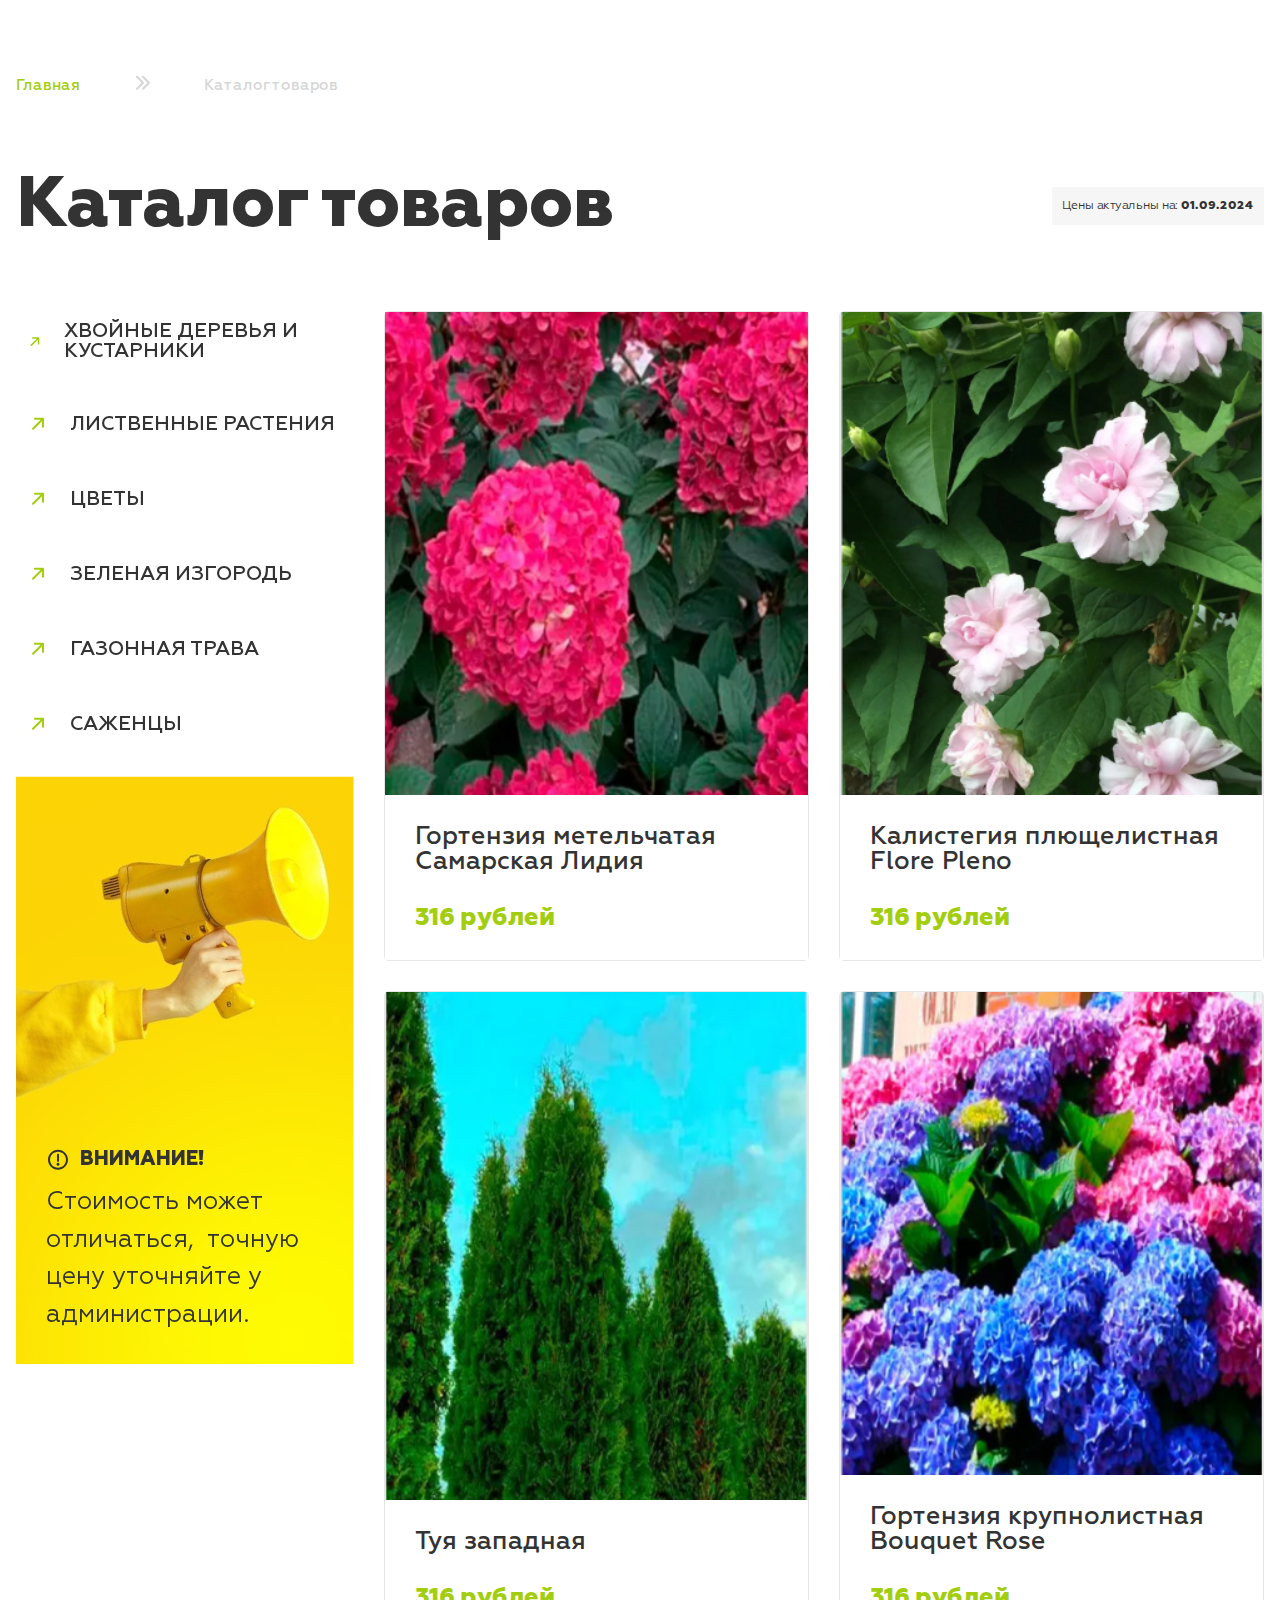
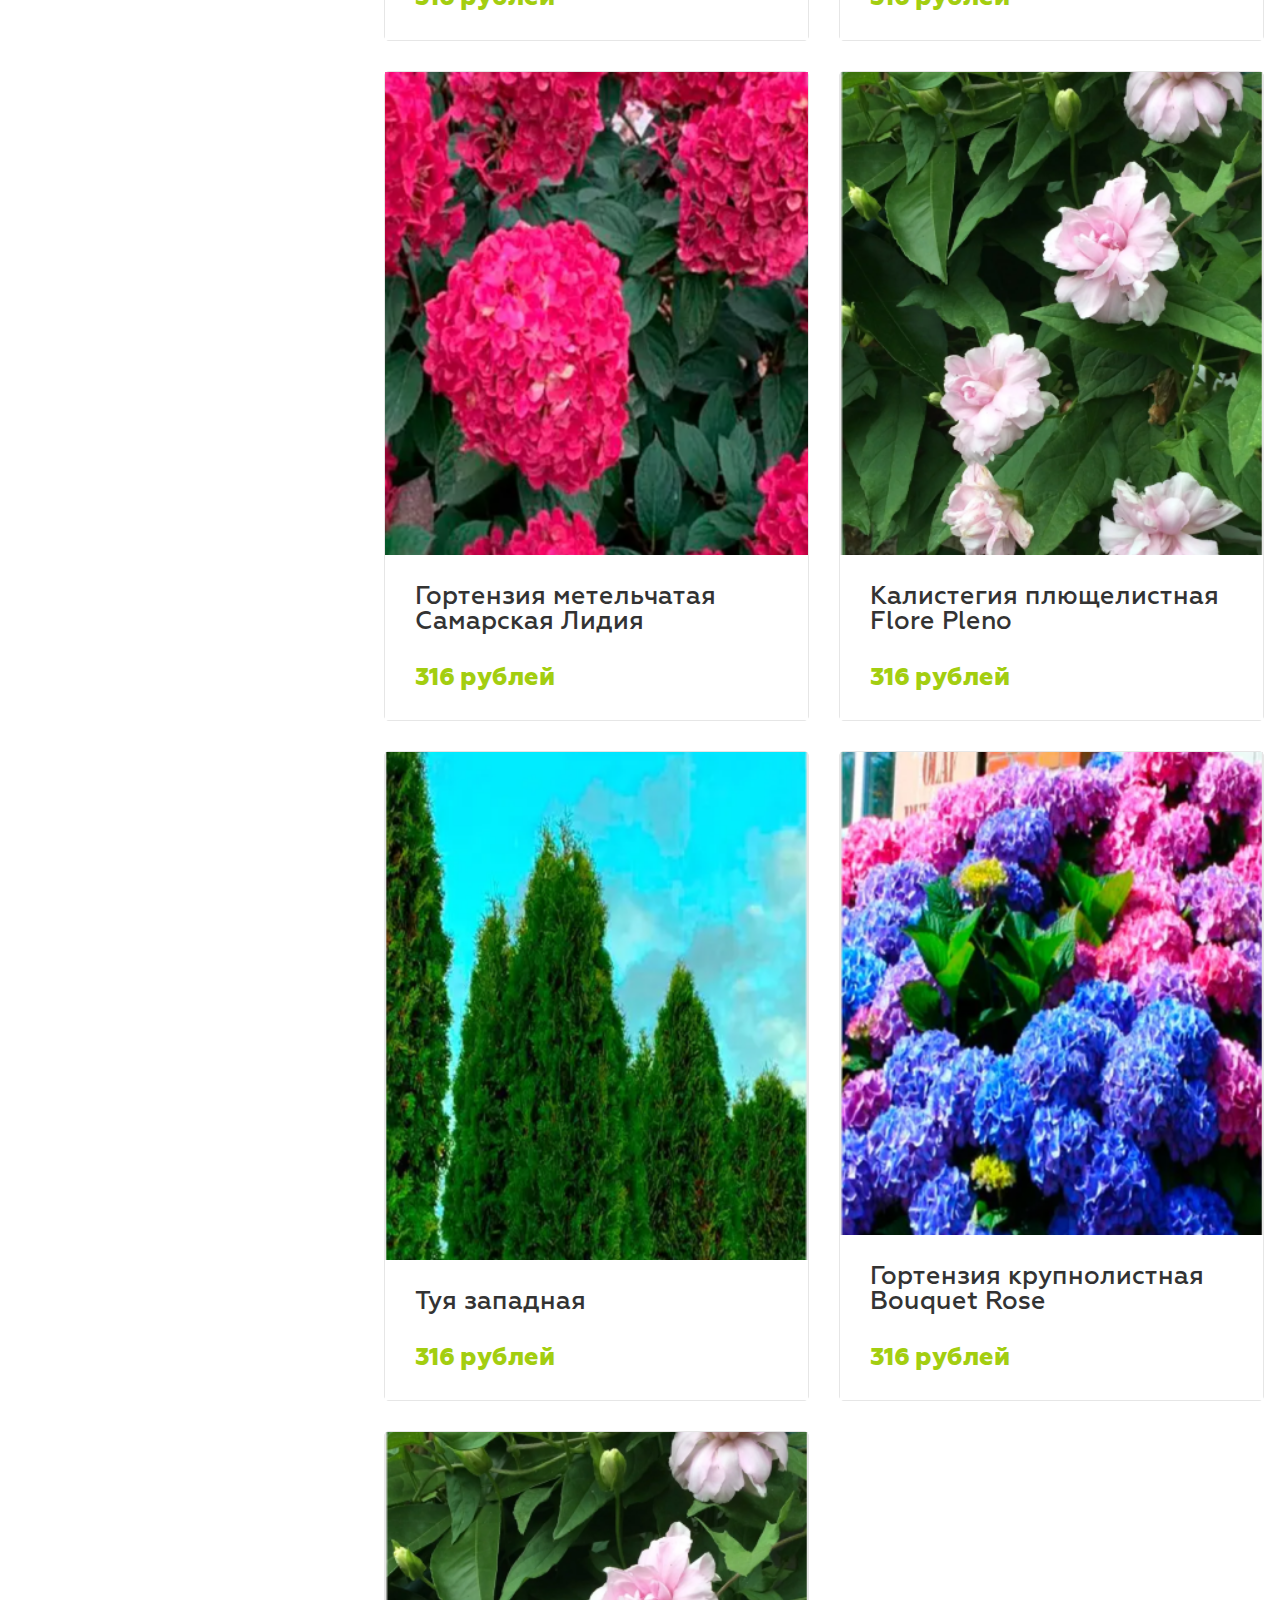
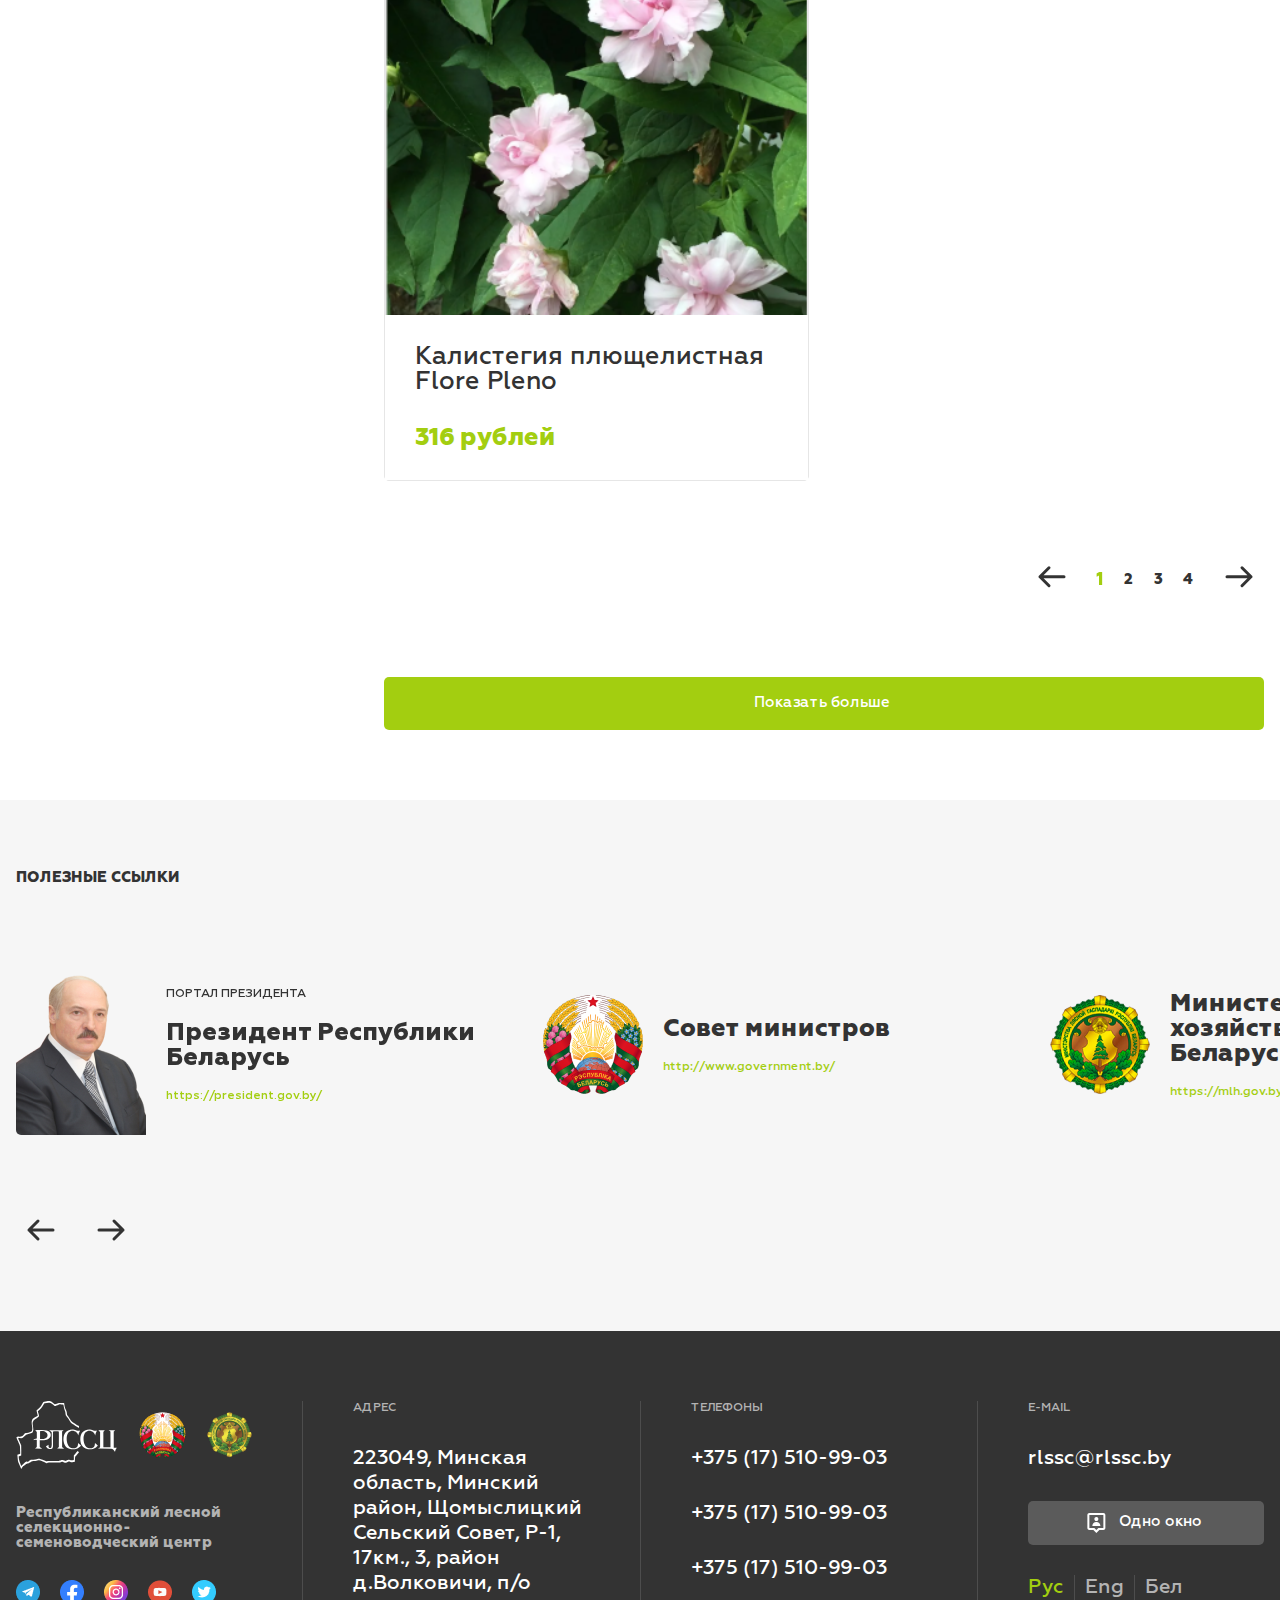
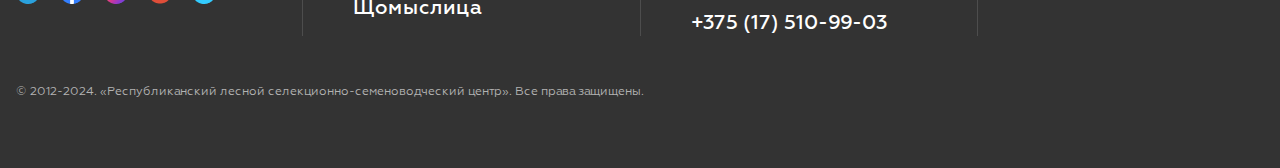
<file: src/pages/catalog.html>
<!doctype html>
<html lang="en">
<head>
    <meta charset="UTF-8">
    <meta name="viewport"
          content="width=device-width, user-scalable=no, initial-scale=1.0, maximum-scale=1.0, minimum-scale=1.0">
    <meta http-equiv="X-UA-Compatible" content="ie=edge">
    <link rel="stylesheet" href="../../swiper-bundle.min.css">
    <link rel="stylesheet" href="../../style.css">
    <title>Catalog</title>
</head>
<body>
<div class="breadcrumbs">
    <div class="content">
        <ul>
            <li>
                <a href="#">Главная</a>
            </li>
            <li>
                <svg xmlns="http://www.w3.org/2000/svg" width="24" height="25" viewBox="0 0 24 25" fill="none">
                    <path d="M12.2929 6.0198C12.6834 5.62927 13.3166 5.62927 13.7071 6.0198L19.7071 12.0198C20.0976 12.4103 20.0976 13.0435 19.7071 13.434L13.7071 19.434C13.3166 19.8245 12.6834 19.8245 12.2929 19.434C11.9024 19.0435 11.9024 18.4103 12.2929 18.0198L17.5858 12.7269L12.2929 7.43401C11.9024 7.04349 11.9024 6.41032 12.2929 6.0198ZM6.29289 6.0198C6.68342 5.62927 7.31658 5.62927 7.70711 6.0198L13.7071 12.0198C13.8946 12.2073 14 12.4617 14 12.7269C14 12.9921 13.8946 13.2465 13.7071 13.434L7.70711 19.434C7.31658 19.8245 6.68342 19.8245 6.29289 19.434C5.90237 19.0435 5.90237 18.4103 6.29289 18.0198L11.5858 12.7269L6.29289 7.43401C5.90237 7.04349 5.90237 6.41032 6.29289 6.0198Z" fill="#D6D6D6"/>
                </svg>
            </li>
            <li>
                <a href="#">Каталог товаров</a>
            </li>
        </ul>
    </div>
</div>
<div class="catalog">
    <div class="content">
        <div class="head-row">
            <h1>Каталог товаров</h1>
            <div class="info">
                <p>Цены актуальны на: <span>01.09.2024</span> </p>
            </div>
        </div>

        <div class="column-inner">
            <div class="column-mini">
                <div class="catalog-mini-container">
                    <ul>
                        <li>
                            <svg xmlns="http://www.w3.org/2000/svg" width="24" height="25" viewBox="0 0 24 25" fill="none">
                                <path d="M8 7.72693C8 7.17464 8.44772 6.72693 9 6.72693L17 6.72693C17.5523 6.72693 18 7.17464 18 7.72693V15.7269C18 16.2792 17.5523 16.7269 17 16.7269C16.4477 16.7269 16 16.2792 16 15.7269V10.1411L7.70711 18.434C7.31658 18.8246 6.68342 18.8246 6.29289 18.434C5.90237 18.0435 5.90237 17.4103 6.29289 17.0198L14.5858 8.72693L9 8.72693C8.44772 8.72693 8 8.27921 8 7.72693Z" fill="#A3CE10"/>
                            </svg>
                            Хвойные деревья и кустарники</li>
                        <li>
                            <svg xmlns="http://www.w3.org/2000/svg" width="24" height="25" viewBox="0 0 24 25" fill="none">
                                <path d="M8 7.72693C8 7.17464 8.44772 6.72693 9 6.72693L17 6.72693C17.5523 6.72693 18 7.17464 18 7.72693V15.7269C18 16.2792 17.5523 16.7269 17 16.7269C16.4477 16.7269 16 16.2792 16 15.7269V10.1411L7.70711 18.434C7.31658 18.8246 6.68342 18.8246 6.29289 18.434C5.90237 18.0435 5.90237 17.4103 6.29289 17.0198L14.5858 8.72693L9 8.72693C8.44772 8.72693 8 8.27921 8 7.72693Z" fill="#A3CE10"/>
                            </svg>
                            Лиственные растения</li>
                        <li>
                            <svg xmlns="http://www.w3.org/2000/svg" width="24" height="25" viewBox="0 0 24 25" fill="none">
                                <path d="M8 7.72693C8 7.17464 8.44772 6.72693 9 6.72693L17 6.72693C17.5523 6.72693 18 7.17464 18 7.72693V15.7269C18 16.2792 17.5523 16.7269 17 16.7269C16.4477 16.7269 16 16.2792 16 15.7269V10.1411L7.70711 18.434C7.31658 18.8246 6.68342 18.8246 6.29289 18.434C5.90237 18.0435 5.90237 17.4103 6.29289 17.0198L14.5858 8.72693L9 8.72693C8.44772 8.72693 8 8.27921 8 7.72693Z" fill="#A3CE10"/>
                            </svg>
                            Цветы</li>
                        <li>
                            <svg xmlns="http://www.w3.org/2000/svg" width="24" height="25" viewBox="0 0 24 25" fill="none">
                                <path d="M8 7.72693C8 7.17464 8.44772 6.72693 9 6.72693L17 6.72693C17.5523 6.72693 18 7.17464 18 7.72693V15.7269C18 16.2792 17.5523 16.7269 17 16.7269C16.4477 16.7269 16 16.2792 16 15.7269V10.1411L7.70711 18.434C7.31658 18.8246 6.68342 18.8246 6.29289 18.434C5.90237 18.0435 5.90237 17.4103 6.29289 17.0198L14.5858 8.72693L9 8.72693C8.44772 8.72693 8 8.27921 8 7.72693Z" fill="#A3CE10"/>
                            </svg>
                            Зеленая изгородь</li>
                        <li>
                            <svg xmlns="http://www.w3.org/2000/svg" width="24" height="25" viewBox="0 0 24 25" fill="none">
                                <path d="M8 7.72693C8 7.17464 8.44772 6.72693 9 6.72693L17 6.72693C17.5523 6.72693 18 7.17464 18 7.72693V15.7269C18 16.2792 17.5523 16.7269 17 16.7269C16.4477 16.7269 16 16.2792 16 15.7269V10.1411L7.70711 18.434C7.31658 18.8246 6.68342 18.8246 6.29289 18.434C5.90237 18.0435 5.90237 17.4103 6.29289 17.0198L14.5858 8.72693L9 8.72693C8.44772 8.72693 8 8.27921 8 7.72693Z" fill="#A3CE10"/>
                            </svg>
                            Газонная трава</li>
                        <li>
                            <svg xmlns="http://www.w3.org/2000/svg" width="24" height="25" viewBox="0 0 24 25" fill="none">
                                <path d="M8 7.72693C8 7.17464 8.44772 6.72693 9 6.72693L17 6.72693C17.5523 6.72693 18 7.17464 18 7.72693V15.7269C18 16.2792 17.5523 16.7269 17 16.7269C16.4477 16.7269 16 16.2792 16 15.7269V10.1411L7.70711 18.434C7.31658 18.8246 6.68342 18.8246 6.29289 18.434C5.90237 18.0435 5.90237 17.4103 6.29289 17.0198L14.5858 8.72693L9 8.72693C8.44772 8.72693 8 8.27921 8 7.72693Z" fill="#A3CE10"/>
                            </svg>
                            Саженцы</li>
                    </ul>
                    <div class="banner">
                        <div class="img">
                            <img src="../images/catalog-banner.png" alt="banner">
                        </div>
                        <div class="banner-content">
                            <div class="attention">
                                <svg xmlns="http://www.w3.org/2000/svg" width="24" height="25" viewBox="0 0 24 25" fill="none">
                                    <path d="M12 4.72693C7.58172 4.72693 4 8.30865 4 12.7269C4 17.1452 7.58172 20.7269 12 20.7269C16.4183 20.7269 20 17.1452 20 12.7269C20 8.30865 16.4183 4.72693 12 4.72693ZM2 12.7269C2 7.20408 6.47715 2.72693 12 2.72693C17.5228 2.72693 22 7.20408 22 12.7269C22 18.2498 17.5228 22.7269 12 22.7269C6.47715 22.7269 2 18.2498 2 12.7269Z" fill="#333333"/>
                                    <path d="M12 14.7269C11.4477 14.7269 11 14.2792 11 13.7269L11 7.72693C11 7.17464 11.4477 6.72693 12 6.72693C12.5523 6.72693 13 7.17464 13 7.72693L13 13.7269C13 14.2792 12.5523 14.7269 12 14.7269Z" fill="#333333"/>
                                    <path d="M10.5 17.2269C10.5 16.3985 11.1716 15.7269 12 15.7269C12.8284 15.7269 13.5 16.3985 13.5 17.2269C13.5 18.0554 12.8284 18.7269 12 18.7269C11.1716 18.7269 10.5 18.0554 10.5 17.2269Z" fill="#333333"/>
                                </svg>
                                <span>ВНИМАНИЕ! </span>
                            </div>
                            <p class="text">Стоимость может отличаться,  точную цену уточняйте у администрации.</p>
                        </div>

                    </div>
                </div>
            </div>
            <div class="column">
                <div class="products-list">
                    <a href="#" class="product-card">
                        <div class="img-container">
                            <img src="../images/product1.png" alt="product-image">
                        </div>
                        <div class="product-info">
                            <p class="title">Гортензия метельчатая Самарская Лидия</p>
                            <span class="price">316 рублей</span>
                            <span class="icon">
                        <svg xmlns="http://www.w3.org/2000/svg" width="24" height="24" viewBox="0 0 24 24" fill="none">
                          <path d="M8 7C8 6.44772 8.44772 6 9 6L17 6C17.5523 6 18 6.44772 18 7V15C18 15.5523 17.5523 16 17 16C16.4477 16 16 15.5523 16 15V9.41421L7.70711 17.7071C7.31658 18.0976 6.68342 18.0976 6.29289 17.7071C5.90237 17.3166 5.90237 16.6834 6.29289 16.2929L14.5858 8L9 8C8.44772 8 8 7.55228 8 7Z" fill="#A3CE10"/>
                        </svg>
                    </span>
                        </div>
                    </a>
                    <a href="#" class="product-card">
                        <div class="img-container">
                            <img src="../images/product2.png" alt="product-image">
                        </div>
                        <div class="product-info">
                            <p class="title">Калистегия плющелистная Flore Pleno</p>
                            <span class="price">316 рублей</span>
                            <span class="icon">
                        <svg xmlns="http://www.w3.org/2000/svg" width="24" height="24" viewBox="0 0 24 24" fill="none">
                          <path d="M8 7C8 6.44772 8.44772 6 9 6L17 6C17.5523 6 18 6.44772 18 7V15C18 15.5523 17.5523 16 17 16C16.4477 16 16 15.5523 16 15V9.41421L7.70711 17.7071C7.31658 18.0976 6.68342 18.0976 6.29289 17.7071C5.90237 17.3166 5.90237 16.6834 6.29289 16.2929L14.5858 8L9 8C8.44772 8 8 7.55228 8 7Z" fill="#A3CE10"/>
                        </svg>
                    </span>
                        </div>
                    </a>
                    <a href="#" class="product-card">
                        <div class="img-container">
                            <img src="../images/product3.png" alt="product-image">
                        </div>
                        <div class="product-info">
                            <p class="title">Туя западная</p>
                            <span class="price">316 рублей</span>
                            <span class="icon">
                        <svg xmlns="http://www.w3.org/2000/svg" width="24" height="24" viewBox="0 0 24 24" fill="none">
                          <path d="M8 7C8 6.44772 8.44772 6 9 6L17 6C17.5523 6 18 6.44772 18 7V15C18 15.5523 17.5523 16 17 16C16.4477 16 16 15.5523 16 15V9.41421L7.70711 17.7071C7.31658 18.0976 6.68342 18.0976 6.29289 17.7071C5.90237 17.3166 5.90237 16.6834 6.29289 16.2929L14.5858 8L9 8C8.44772 8 8 7.55228 8 7Z" fill="#A3CE10"/>
                        </svg>
                    </span>
                        </div>
                    </a>
                    <a href="#" class="product-card">
                        <div class="img-container">
                            <img src="../images/product4.png" alt="product-image">
                        </div>
                        <div class="product-info">
                            <p class="title">Гортензия крупнолистная Bouquet Rose</p>
                            <span class="price">316 рублей</span>
                            <span class="icon">
                        <svg xmlns="http://www.w3.org/2000/svg" width="24" height="24" viewBox="0 0 24 24" fill="none">
                          <path d="M8 7C8 6.44772 8.44772 6 9 6L17 6C17.5523 6 18 6.44772 18 7V15C18 15.5523 17.5523 16 17 16C16.4477 16 16 15.5523 16 15V9.41421L7.70711 17.7071C7.31658 18.0976 6.68342 18.0976 6.29289 17.7071C5.90237 17.3166 5.90237 16.6834 6.29289 16.2929L14.5858 8L9 8C8.44772 8 8 7.55228 8 7Z" fill="#A3CE10"/>
                        </svg>
                    </span>
                        </div>
                    </a>
                    <a href="#" class="product-card">
                        <div class="img-container">
                            <img src="../images/product1.png" alt="product-image">
                        </div>
                        <div class="product-info">
                            <p class="title">Гортензия метельчатая Самарская Лидия</p>
                            <span class="price">316 рублей</span>
                            <span class="icon">
                        <svg xmlns="http://www.w3.org/2000/svg" width="24" height="24" viewBox="0 0 24 24" fill="none">
                          <path d="M8 7C8 6.44772 8.44772 6 9 6L17 6C17.5523 6 18 6.44772 18 7V15C18 15.5523 17.5523 16 17 16C16.4477 16 16 15.5523 16 15V9.41421L7.70711 17.7071C7.31658 18.0976 6.68342 18.0976 6.29289 17.7071C5.90237 17.3166 5.90237 16.6834 6.29289 16.2929L14.5858 8L9 8C8.44772 8 8 7.55228 8 7Z" fill="#A3CE10"/>
                        </svg>
                    </span>
                        </div>
                    </a>
                    <a href="#" class="product-card">
                        <div class="img-container">
                            <img src="../images/product2.png" alt="product-image">
                        </div>
                        <div class="product-info">
                            <p class="title">Калистегия плющелистная Flore Pleno</p>
                            <span class="price">316 рублей</span>
                            <span class="icon">
                        <svg xmlns="http://www.w3.org/2000/svg" width="24" height="24" viewBox="0 0 24 24" fill="none">
                          <path d="M8 7C8 6.44772 8.44772 6 9 6L17 6C17.5523 6 18 6.44772 18 7V15C18 15.5523 17.5523 16 17 16C16.4477 16 16 15.5523 16 15V9.41421L7.70711 17.7071C7.31658 18.0976 6.68342 18.0976 6.29289 17.7071C5.90237 17.3166 5.90237 16.6834 6.29289 16.2929L14.5858 8L9 8C8.44772 8 8 7.55228 8 7Z" fill="#A3CE10"/>
                        </svg>
                    </span>
                        </div>
                    </a>
                    <a href="#" class="product-card">
                        <div class="img-container">
                            <img src="../images/product3.png" alt="product-image">
                        </div>
                        <div class="product-info">
                            <p class="title">Туя западная</p>
                            <span class="price">316 рублей</span>
                            <span class="icon">
                        <svg xmlns="http://www.w3.org/2000/svg" width="24" height="24" viewBox="0 0 24 24" fill="none">
                          <path d="M8 7C8 6.44772 8.44772 6 9 6L17 6C17.5523 6 18 6.44772 18 7V15C18 15.5523 17.5523 16 17 16C16.4477 16 16 15.5523 16 15V9.41421L7.70711 17.7071C7.31658 18.0976 6.68342 18.0976 6.29289 17.7071C5.90237 17.3166 5.90237 16.6834 6.29289 16.2929L14.5858 8L9 8C8.44772 8 8 7.55228 8 7Z" fill="#A3CE10"/>
                        </svg>
                    </span>
                        </div>
                    </a>
                    <a href="#" class="product-card">
                        <div class="img-container">
                            <img src="../images/product4.png" alt="product-image">
                        </div>
                        <div class="product-info">
                            <p class="title">Гортензия крупнолистная Bouquet Rose</p>
                            <span class="price">316 рублей</span>
                            <span class="icon">
                        <svg xmlns="http://www.w3.org/2000/svg" width="24" height="24" viewBox="0 0 24 24" fill="none">
                          <path d="M8 7C8 6.44772 8.44772 6 9 6L17 6C17.5523 6 18 6.44772 18 7V15C18 15.5523 17.5523 16 17 16C16.4477 16 16 15.5523 16 15V9.41421L7.70711 17.7071C7.31658 18.0976 6.68342 18.0976 6.29289 17.7071C5.90237 17.3166 5.90237 16.6834 6.29289 16.2929L14.5858 8L9 8C8.44772 8 8 7.55228 8 7Z" fill="#A3CE10"/>
                        </svg>
                    </span>
                        </div>
                    </a>
                    <a href="#" class="product-card">
                        <div class="img-container">
                            <img src="../images/product2.png" alt="product-image">
                        </div>
                        <div class="product-info">
                            <p class="title">Калистегия плющелистная Flore Pleno</p>
                            <span class="price">316 рублей</span>
                            <span class="icon">
                        <svg xmlns="http://www.w3.org/2000/svg" width="24" height="24" viewBox="0 0 24 24" fill="none">
                          <path d="M8 7C8 6.44772 8.44772 6 9 6L17 6C17.5523 6 18 6.44772 18 7V15C18 15.5523 17.5523 16 17 16C16.4477 16 16 15.5523 16 15V9.41421L7.70711 17.7071C7.31658 18.0976 6.68342 18.0976 6.29289 17.7071C5.90237 17.3166 5.90237 16.6834 6.29289 16.2929L14.5858 8L9 8C8.44772 8 8 7.55228 8 7Z" fill="#A3CE10"/>
                        </svg>
                    </span>
                        </div>
                    </a>
                </div>
                <ul class="pagination">
                    <li>
                        <svg xmlns="http://www.w3.org/2000/svg" width="50" height="51" viewBox="0 0 50 51" fill="none">
                            <path d="M13 25.7268L37 25.7268M13 25.7268L22 16.7268M13 25.7268L22 34.7268" stroke="#333333" stroke-width="3" stroke-linecap="round" stroke-linejoin="round"/>
                        </svg>
                    </li>
                    <li class="active">1</li>
                    <li>2</li>
                    <li>3</li>
                    <li>4</li>
                    <li>
                        <svg xmlns="http://www.w3.org/2000/svg" width="50" height="51" viewBox="0 0 50 51" fill="none">
                            <path d="M37 25.7268L13 25.7268M37 25.7268L28 16.7268M37 25.7268L28 34.7268" stroke="#333333" stroke-width="3" stroke-linecap="round" stroke-linejoin="round"/>
                        </svg>
                    </li>
                </ul>
                <button type="button" class="green-btn full-width">
                    <span>Показать больше</span>
                </button>
            </div>
        </div>
    </div>
</div>
<div class="goverment-sites gray-bg">
    <div class="content">
        <p class="title">полезные ссылки</p>
        <div class="swiper goverment-swiper">
            <div class="swiper-wrapper">
                <div class="swiper-slide">
                    <div class="goverment-card president">
                        <div class="image">
                            <img src="../images/goverment1.png" alt="goverment-image">
                        </div>
                        <div class="info">
                            <span>Портал президента</span>
                            <p>Президент Республики Беларусь</p>
                            <a href="#">https://president.gov.by/</a>
                        </div>
                    </div>
                </div>
                <div class="swiper-slide">
                    <div class="goverment-card ">
                        <div class="image">
                            <img src="../images/goverment2.png" alt="goverment-image">
                        </div>
                        <div class="info">

                            <p>Совет министров</p>
                            <a href="#">http://www.government.by/</a>
                        </div>
                    </div>
                </div>
                <div class="swiper-slide">
                    <div class="goverment-card ">
                        <div class="image">
                            <img src="../images/goverment3.png" alt="goverment-image">
                        </div>
                        <div class="info">

                            <p>Министерство лесного хозяйства Республики Беларусь</p>
                            <a href="#">https://mlh.gov.by/</a>
                        </div>
                    </div>
                </div>
                <div class="swiper-slide">
                    <div class="goverment-card ">
                        <div class="image">
                            <img src="../images/goverment4.png" alt="goverment-image">
                        </div>
                        <div class="info">

                            <p>Союз работников леса и природопользования</p>
                            <a href="#">https://les.1prof.by/</a>
                        </div>
                    </div>
                </div>
                <div class="swiper-slide">
                    <div class="goverment-card president">
                        <div class="image">
                            <img src="../images/goverment1.png" alt="goverment-image">
                        </div>
                        <div class="info">
                            <span>Портал президента</span>
                            <p>Президент Республики Беларусь</p>
                            <a href="#">https://president.gov.by/</a>
                        </div>
                    </div>
                </div>
                <div class="swiper-slide">
                    <div class="goverment-card ">
                        <div class="image">
                            <img src="../images/goverment2.png" alt="goverment-image">
                        </div>
                        <div class="info">

                            <p>Совет министров</p>
                            <a href="#">http://www.government.by/</a>
                        </div>
                    </div>
                </div>
                <div class="swiper-slide">
                    <div class="goverment-card ">
                        <div class="image">
                            <img src="../images/goverment3.png" alt="goverment-image">
                        </div>
                        <div class="info">

                            <p>Министерство лесного хозяйства Республики Беларусь</p>
                            <a href="#">https://mlh.gov.by/</a>
                        </div>
                    </div>
                </div>
                <div class="swiper-slide">
                    <div class="goverment-card ">
                        <div class="image">
                            <img src="../images/goverment4.png" alt="goverment-image">
                        </div>
                        <div class="info">

                            <p>Союз работников леса и природопользования</p>
                            <a href="#">https://les.1prof.by/</a>
                        </div>
                    </div>
                </div>
            </div>
        </div>
        <div class="goverment-swiper-nav">
            <div class="goverment-prev">
                <svg xmlns="http://www.w3.org/2000/svg" width="50" height="50" viewBox="0 0 50 50" fill="none">
                    <path d="M13 25L37 25M13 25L22 16M13 25L22 34" stroke="#333333" stroke-width="3" stroke-linecap="round" stroke-linejoin="round"/>
                </svg>
            </div>
            <div class="goverment-next">
                <svg xmlns="http://www.w3.org/2000/svg" width="50" height="50" viewBox="0 0 50 50" fill="none">
                    <path d="M37 25L13 25M37 25L28 16M37 25L28 34" stroke="#333333" stroke-width="3" stroke-linecap="round" stroke-linejoin="round"/>
                </svg>
            </div>
        </div>
    </div>
</div>
<footer class="footer">
    <div class="content">
        <div class="row">
            <div class="column">
                <div class="logos">
                    <a href="#">
                        <svg xmlns="http://www.w3.org/2000/svg" width="101" height="68" viewBox="0 0 101 68" fill="none">
                            <path fill-rule="evenodd" clip-rule="evenodd" d="M21.8227 10.3645C24.6421 8.33595 25.9556 6.77322 27.6262 3.59168C27.9157 3.04025 28.0242 2.37935 28.7149 2.23239C32.5442 1.41739 33.9623 1.2325 36.5453 3.22616C39.6466 5.62007 38.0398 5.70628 43.0454 3.61663C44.0152 3.21177 43.9548 3.28668 45.1521 3.40487C45.8447 3.47327 46.7686 3.41797 47.3584 3.64569C47.6752 4.18031 47.9522 6.80463 48.2457 7.7064C49.4071 11.2745 49.3051 9.86113 49.6404 13.6133C49.7151 14.4492 50.0605 14.7251 50.4508 15.1582C52.2924 17.2018 53.0459 18.6125 54.4217 20.958C55.0707 22.0646 55.8802 22.5516 56.9849 23.2249C58.2255 23.981 61.8828 26.4681 63.0152 26.8665L63.0194 24.9307C62.0969 24.6555 58.1057 22.0729 57.0099 21.4038C55.663 20.5814 55.4082 20.4309 54.5987 19.1051C53.9803 18.0925 53.4753 17.1372 52.8283 16.1533C50.8693 13.1743 51.2327 14.9139 50.7506 11.1685C50.5718 9.78003 49.1941 8.0246 48.7963 6.03583C48.5364 4.73696 48.2929 3.38043 48.0994 2.0258C47.3891 1.92959 43.5396 1.92863 42.9484 2.05913C41.9422 2.28117 39.7589 3.13366 38.9099 3.20081C38.4225 3.23942 38.3557 3.05346 38.0272 2.75622L35.9089 1.05289C34.9603 0.288467 33.3111 -0.175288 31.742 0.062603C31.2401 0.138697 27.814 0.829044 27.4775 0.978702C27.1439 1.12712 25.7788 3.67233 25.4907 4.16716C24.8292 5.30328 24.1008 6.33065 23.2746 7.10996C22.4761 7.86314 21.1657 8.71405 20.5053 9.49348L21.7578 14.6836C21.2055 14.8959 20.5673 15.3778 19.9906 15.7307C17.0231 17.5466 16.5349 17.227 15.8379 20.0041C15.4204 21.6678 15.8092 23.3294 16.0474 25.0222C16.1849 25.9994 16.3552 26.5057 16.3022 27.5594C16.2805 27.9912 16.1141 29.5962 15.9971 29.9359C15.8035 30.498 12.9117 31.529 12.1505 31.6859C11.3278 31.8555 10.5509 31.9463 9.68758 32.0427C8.78679 32.1432 8.60152 32.7499 8.10872 33.2741C7.21745 34.2222 6.55161 35.2753 4.83794 35.6181C2.89029 36.0076 2.52988 34.4673 0.423264 36.3094C0.593555 37.3959 2.83077 42.1265 3.39559 43.4846C4.13002 45.2506 3.98862 45.8804 4.05462 47.8674C4.10941 49.5161 4.22379 51.1906 4.22812 52.8475L1.34365 53.7851C1.43662 55.1312 1.58292 56.5709 1.74105 57.9232C1.95909 59.7884 1.85734 60.0819 2.52893 61.6286C3.17236 63.1103 4.79334 66.6758 5.16613 68L5.70066 67.3342C6.07306 66.7186 6.50892 65.7853 7.05916 65.3308C7.89479 64.6405 8.74872 64.0586 9.56701 63.4534C11.8104 61.7943 10.9436 62.8682 12.6994 62.2066C13.3331 61.9678 14.7622 61.0057 15.4636 60.5881C16.3773 60.0438 18.251 60.149 19.4715 60.0623C20.9612 59.9565 21.8238 59.3373 23.0729 59.3321C24.3319 59.3268 28.1421 61.1217 29.4873 61.6716C31.8022 62.6181 30.7136 61.9687 32.7882 61.6175C33.8954 61.4302 39.9067 61.5897 41.5128 61.5897C43.2918 61.5897 43.7621 61.8182 45.3496 61.0127C46.2319 60.5649 46.0367 60.5725 47.008 60.9063C50.2585 62.0236 49.5674 62.1349 51.7673 61.0293C53.595 60.1107 53.3642 60.7477 55.0555 61.1769C56.0516 61.4296 57.8096 60.8259 58.7995 60.6325C58.9183 59.5754 58.9515 58.4378 59.0322 57.3991C59.1696 55.6319 58.9169 55.9486 59.893 54.8795C60.5067 54.2073 62.6113 51.8681 62.9972 51.2026L61.7524 49.9925C61.3276 50.2538 59.2081 52.8324 58.6853 53.4477C57.7987 54.4909 57.8341 54.0845 57.835 55.8345C57.8354 56.5854 57.9415 58.4106 57.7573 59.0212C56.3971 59.1985 55.4044 59.5084 54.082 59.1089C52.3659 58.5904 52.4243 58.4391 50.8483 59.3151C50.3586 59.5873 49.9745 59.9788 49.3057 59.8679C46.6871 59.4336 46.9153 58.537 44.3863 59.5936C43.5445 59.9452 43.7048 59.9726 42.6392 59.965C40.1043 59.947 34.3694 59.8379 32.2901 59.9706C30.1605 60.1064 31.243 60.5588 29.09 59.7018C20.9233 56.451 23.4056 58.0422 19.2658 58.4327C17.9674 58.5551 16.6458 58.5868 15.3068 58.6285C14.4232 58.656 14.3345 58.9531 13.8642 59.3256C13.4989 59.6149 13.0746 59.9703 12.7687 60.2516C11.8847 61.064 10.3006 60.435 9.38765 61.0338C9.29721 61.0931 8.56734 61.857 8.31866 62.0942L6.23698 64.0578C5.89184 64.4124 5.6475 64.8039 5.18415 65.0561C4.27334 61.9771 2.68818 59.0899 2.66588 55.4214L5.20899 54.4993C5.28529 53.3061 5.33597 44.8439 5.14479 44.219L2.76246 38.8521C2.43702 38.2003 2.01107 37.9269 2.35723 37.1888C3.24044 36.9635 4.11499 37.3835 5.18426 37.286C6.99096 37.1212 7.86692 35.9618 9.00653 34.8385C9.65587 34.1985 9.91925 33.775 10.8305 33.5203C12.435 33.0718 14.0784 32.5564 15.6259 32.0255C16.8144 31.6176 16.5682 31.2919 17.0287 30.269C17.9377 28.2502 16.3489 23.2087 16.6659 21.6263C16.7683 21.1146 17.3761 19.7391 17.6319 19.4294C17.9639 19.0273 19.0002 18.3943 19.4302 18.0899C20.0742 17.6336 20.6641 17.2253 21.2731 16.7858C21.8111 16.3974 22.6697 15.8921 22.9284 15.2895C23.346 14.3173 22.0196 11.536 21.8227 10.3645ZM81.7821 44.501C81.5505 44.0537 79.347 42.167 78.9692 41.9348C78.851 44.1086 78.6277 45.4597 77.2808 46.4195C76.0019 47.3309 73.9006 47.6608 72.1545 47.0176C66.5057 44.9366 65.8085 31.9571 71.3029 30.1354C75.1135 28.8719 78.5735 31.5162 79.1617 34.4583C79.3775 34.1165 79.4238 33.4844 79.5234 33.0518C79.9562 31.1721 80.6346 30.6155 80.9917 29.4698C78.6135 30.4899 77.467 29.0823 75.0826 28.7096C68.5108 27.6824 63.5658 31.8789 64.3931 39.8728C64.8396 44.1874 67.0147 47.1269 71.036 48.0456C74.0512 48.7345 77.5273 48.1969 79.9631 46.4053C80.5831 45.9492 81.4399 45.1552 81.7821 44.501ZM64.915 44.501C64.7263 44.046 62.4755 42.1837 62.1001 41.9295C61.9825 44.1455 61.809 45.4216 60.4167 46.4196C59.1248 47.3456 57.0437 47.6316 55.2881 47.0215C49.7443 45.0948 48.8606 31.9725 54.4427 30.1377C58.1979 28.9034 61.7013 31.4796 62.2885 34.4618C62.5026 34.1509 62.6703 32.7304 63.0514 31.7603C63.3542 30.9897 63.8921 30.1794 64.127 29.4625C61.9087 30.4484 60.3578 29.0315 58.2127 28.7096C51.4707 27.6977 46.7284 31.9882 47.5257 39.8427C47.9718 44.237 50.2077 47.1596 54.1609 48.0401C56.3233 48.5217 58.7716 48.3416 60.6699 47.6931C62.2696 47.1466 64.3647 45.7036 64.915 44.501ZM32.7472 43.8065L29.9521 45.3058C30.1131 45.8336 31.0065 46.867 31.3781 47.2101C32.0151 47.7982 33.0446 47.9181 34.0916 47.9311C36.7956 47.9648 37.0255 46.4379 37.0269 43.94C37.0278 42.1546 36.9035 31.2151 37.0899 30.4392C39.3355 30.1894 40.5963 29.9583 42.8349 30.4765C42.9435 34.9963 42.836 39.9976 42.8466 44.6133C42.8493 45.7602 43.0587 45.8733 42.3269 46.4334C42.0225 46.6665 41.1998 47.2989 41.0379 47.6221L47.9232 47.6287C47.6902 47.218 46.5481 46.4175 46.1076 45.9598L46.0915 30.4743L47.6387 29.1884L33.24 29.1641C33.7535 29.9892 35.7021 30.517 35.7356 31.5863L35.7279 40.1247C35.7279 41.9433 36.0003 45.0863 35.202 46.3977C34.6832 47.2502 33.5843 47.0911 32.9734 46.4066C32.1182 45.4483 32.5171 44.933 32.7472 43.8065ZM24.0495 31.1476C24.0495 29.8686 24.4236 30.0996 25.6585 30.1099C26.2394 30.1147 27.592 30.0808 28.0877 30.1973C29.1323 30.4431 30.5177 31.6525 30.9544 32.3641C32.6039 35.0516 30.4742 37.9117 27.5701 37.9163L24.0569 37.9099L24.0495 31.1476ZM20.7622 37.5883C19.3149 37.7708 17.7368 38.0548 17.3159 39.1552C18.4783 39.071 18.4588 38.619 20.7875 38.9227L20.8032 45.5208C20.7848 46.2906 20.1348 46.6144 18.9249 47.6059L26.2112 47.6587L23.7645 46.039L23.7315 39.232C27.1252 39.0674 28.9739 39.597 31.832 38.2152C33.7701 37.2781 35.6254 35.1421 34.4269 32.2743C33.6294 30.3657 31.2255 29.1839 28.4721 29.1612C25.5202 29.1368 22.2056 29.0466 19.2858 29.1796C19.4345 29.6312 20.1507 30.1222 20.4441 30.4055C20.988 30.9307 20.7951 31.704 20.7951 32.6063C20.795 33.99 20.9327 36.3187 20.7622 37.5883ZM94.4451 30.4743L94.4768 46.3021L87.3759 46.3085L87.3579 31.2598C87.3575 30.2516 88.4155 30.0091 88.8082 29.1936L82.3625 29.1817C82.6225 29.6507 82.9921 29.8493 83.3382 30.1435C83.7044 30.4548 84.1043 30.5507 84.1043 31.2598L84.0977 46.2965C83.3525 46.9272 82.5072 47.0073 81.9909 47.6228L94.248 47.6346C97.3247 47.6343 97.9258 49.2073 98.9273 50.7027C99.022 50.5848 98.9907 50.6488 99.0741 50.4539C99.2662 50.0046 99.286 49.3539 99.7139 48.4944C100.037 47.8446 100.706 47.1254 100.864 46.6489L97.7478 46.6396L97.729 30.9231C97.7295 30.2761 98.0703 30.1773 98.4074 29.9116C98.6401 29.7282 99.0768 29.3111 99.2504 29.1957L92.6266 29.177C92.7677 29.2658 94.225 30.2979 94.4451 30.4743Z" fill="white"/>
                        </svg>
                    </a>
                    <a href="#">
                        <img src="../images/header-image-.png" alt="image">
                    </a>
                    <a href="#">
                        <img src="../images/header-image-2.png" alt="image">
                    </a>
                </div>
                <p class="footer-title">Республиканский лесной селекционно-семеноводческий центр</p>
                <div class="social">
                    <a href="#">
                        <img src="../images/tg.png" alt="footer-social-image">
                    </a>
                    <a href="#">
                        <img src="../images/facebook.png" alt="footer-social-image">
                    </a>
                    <a href="#">
                        <img src="../images/inst.png" alt="footer-social-image">
                    </a>
                    <a href="#">
                        <img src="../images/youtube.png" alt="footer-social-image">
                    </a>
                    <a href="#">
                        <img src="../images/twitter.png" alt="footer-social-image">
                    </a>
                </div>
            </div>
            <div class="line"></div>
            <div class="column">
                <p class="chapter-name">Адрес</p>
                <p class="location">223049, Минская область, Минский район, Щомыслицкий Сельский Совет, Р-1, 17км., 3, район д.Волковичи, п/о Щомыслица</p>
            </div>
            <div class="line"></div>
            <div class="column">
                <p class="chapter-name">Телефоны</p>
                <a href="tel:+375 (17) 510-99-03" class="link">+375 (17) 510-99-03</a>
                <a href="tel:+375 (17) 510-99-03" class="link">+375 (17) 510-99-03</a>
                <a href="tel:+375 (17) 510-99-03" class="link">+375 (17) 510-99-03</a>
                <a href="tel:+375 (17) 510-99-03" class="link">+375 (17) 510-99-03</a>
            </div>
            <div class="line"></div>
            <div class="column">
                <p class="chapter-name">E-mail</p>
                <a href="mailto:rlssc@rlssc.by" class="link">rlssc@rlssc.by</a>
                <button>
                    <svg xmlns="http://www.w3.org/2000/svg" width="25" height="24" viewBox="0 0 25 24" fill="none">
                        <path d="M12.3661 22L9.36609 19H5.36609C4.26152 19 3.36609 18.1046 3.36609 17V4C3.36609 2.89543 4.26152 2 5.36609 2H19.3661C20.4707 2 21.3661 2.89543 21.3661 4V17C21.3661 18.1046 20.4707 19 19.3661 19H15.3661L12.3661 22ZM5.36609 4V17H10.3661L12.3661 19L14.3661 17H19.3661V4H5.36609ZM16.3661 14.986H8.36609V14.6C8.48444 12.5051 10.2703 10.8978 12.3661 11C14.4618 10.8978 16.2477 12.5051 16.3661 14.6V14.985V14.986ZM12.3661 10C11.8302 10.0186 11.3106 9.8139 10.9314 9.43471C10.5522 9.05553 10.3475 8.53593 10.3661 8C10.3478 7.46416 10.5526 6.94474 10.9317 6.56562C11.3108 6.1865 11.8302 5.98168 12.3661 6C12.9019 5.98168 13.4214 6.1865 13.8005 6.56562C14.1796 6.94474 14.3844 7.46416 14.3661 8C14.3847 8.53593 14.18 9.05553 13.8008 9.43471C13.4216 9.8139 12.902 10.0186 12.3661 10Z" fill="white"/>
                    </svg>
                    Одно окно
                </button>
                <div class="lang-list">
                    <p class="active">Рус</p>
                    <span></span>
                    <p>Eng</p>
                    <span></span>
                    <p>Бел</p>
                </div>
            </div>
        </div>
        <p class="copy">
            © 2012-2024. «Республиканский лесной селекционно-семеноводческий центр». Все права защищены.
        </p>

    </div>
</footer>
<script src="../js/swiper-bundle.min.js"></script>
<script src="../js/script.js"></script>
</body>
</html>
</file>
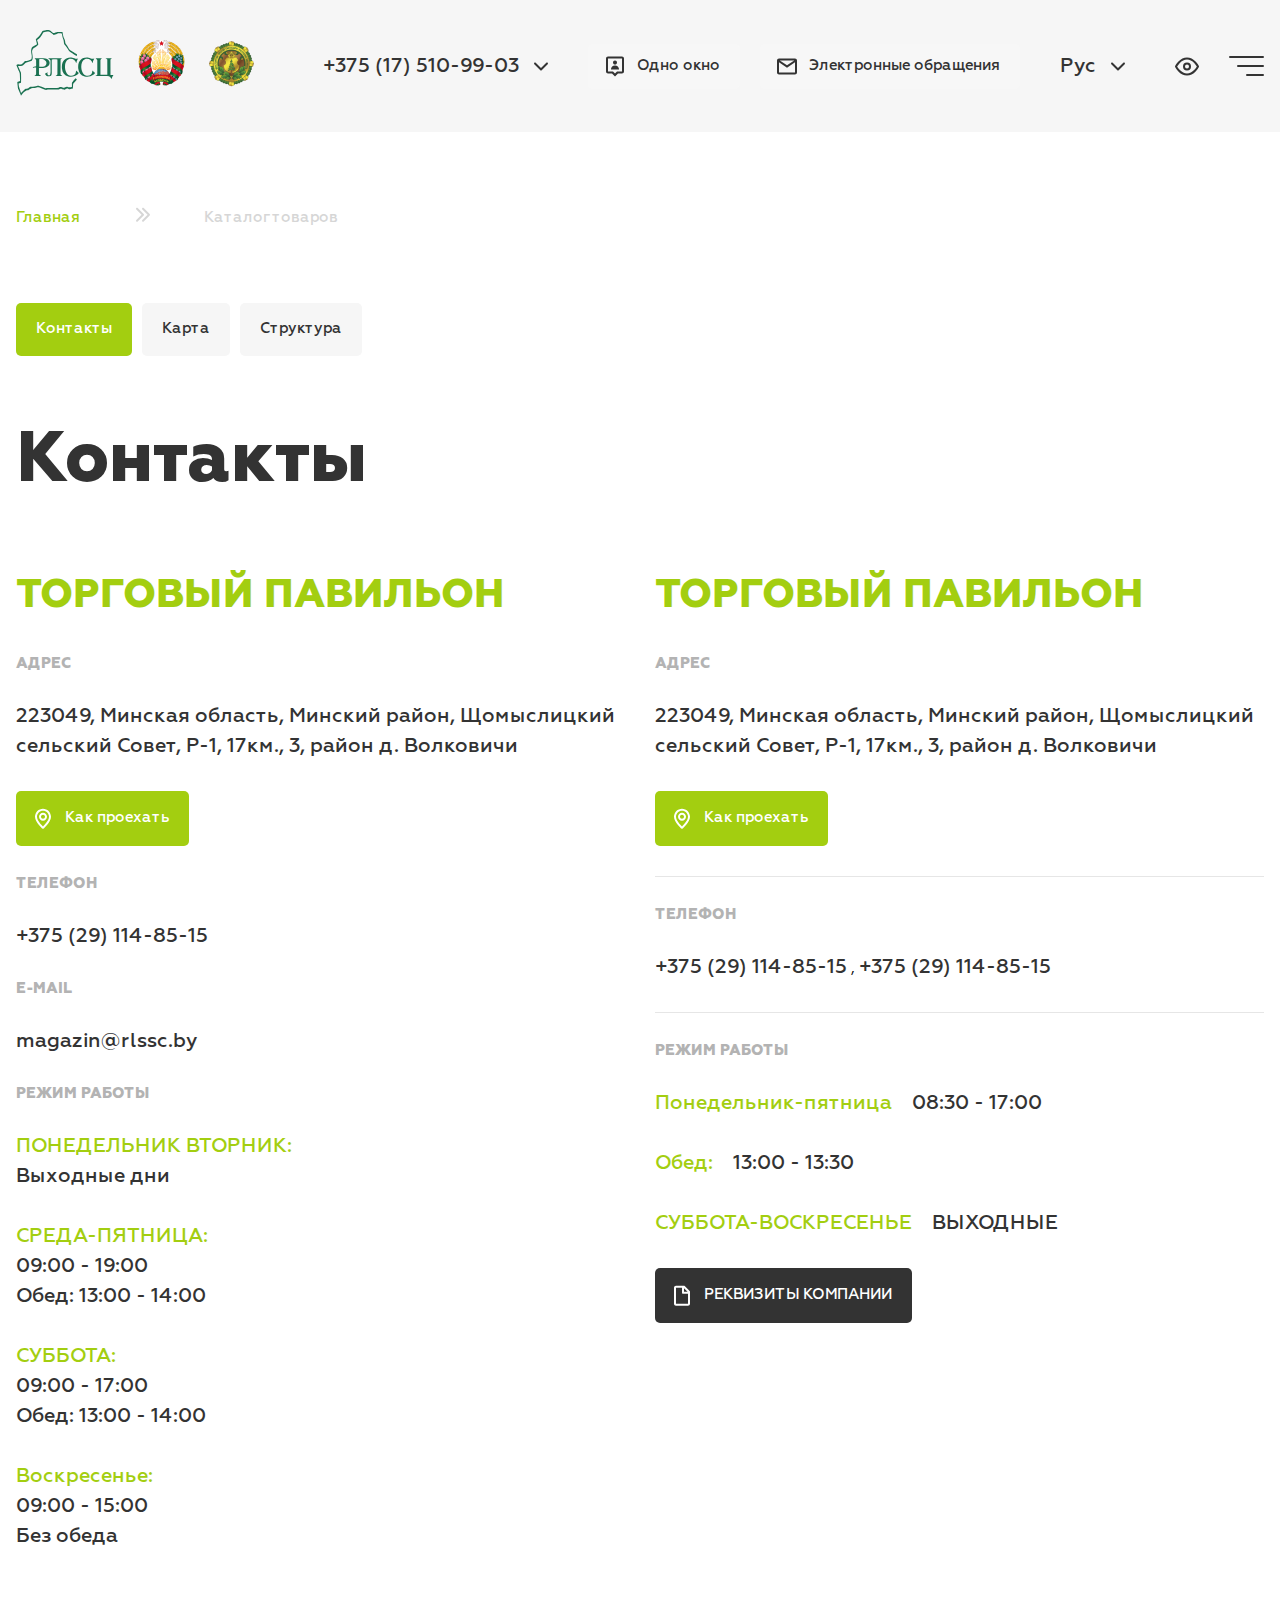
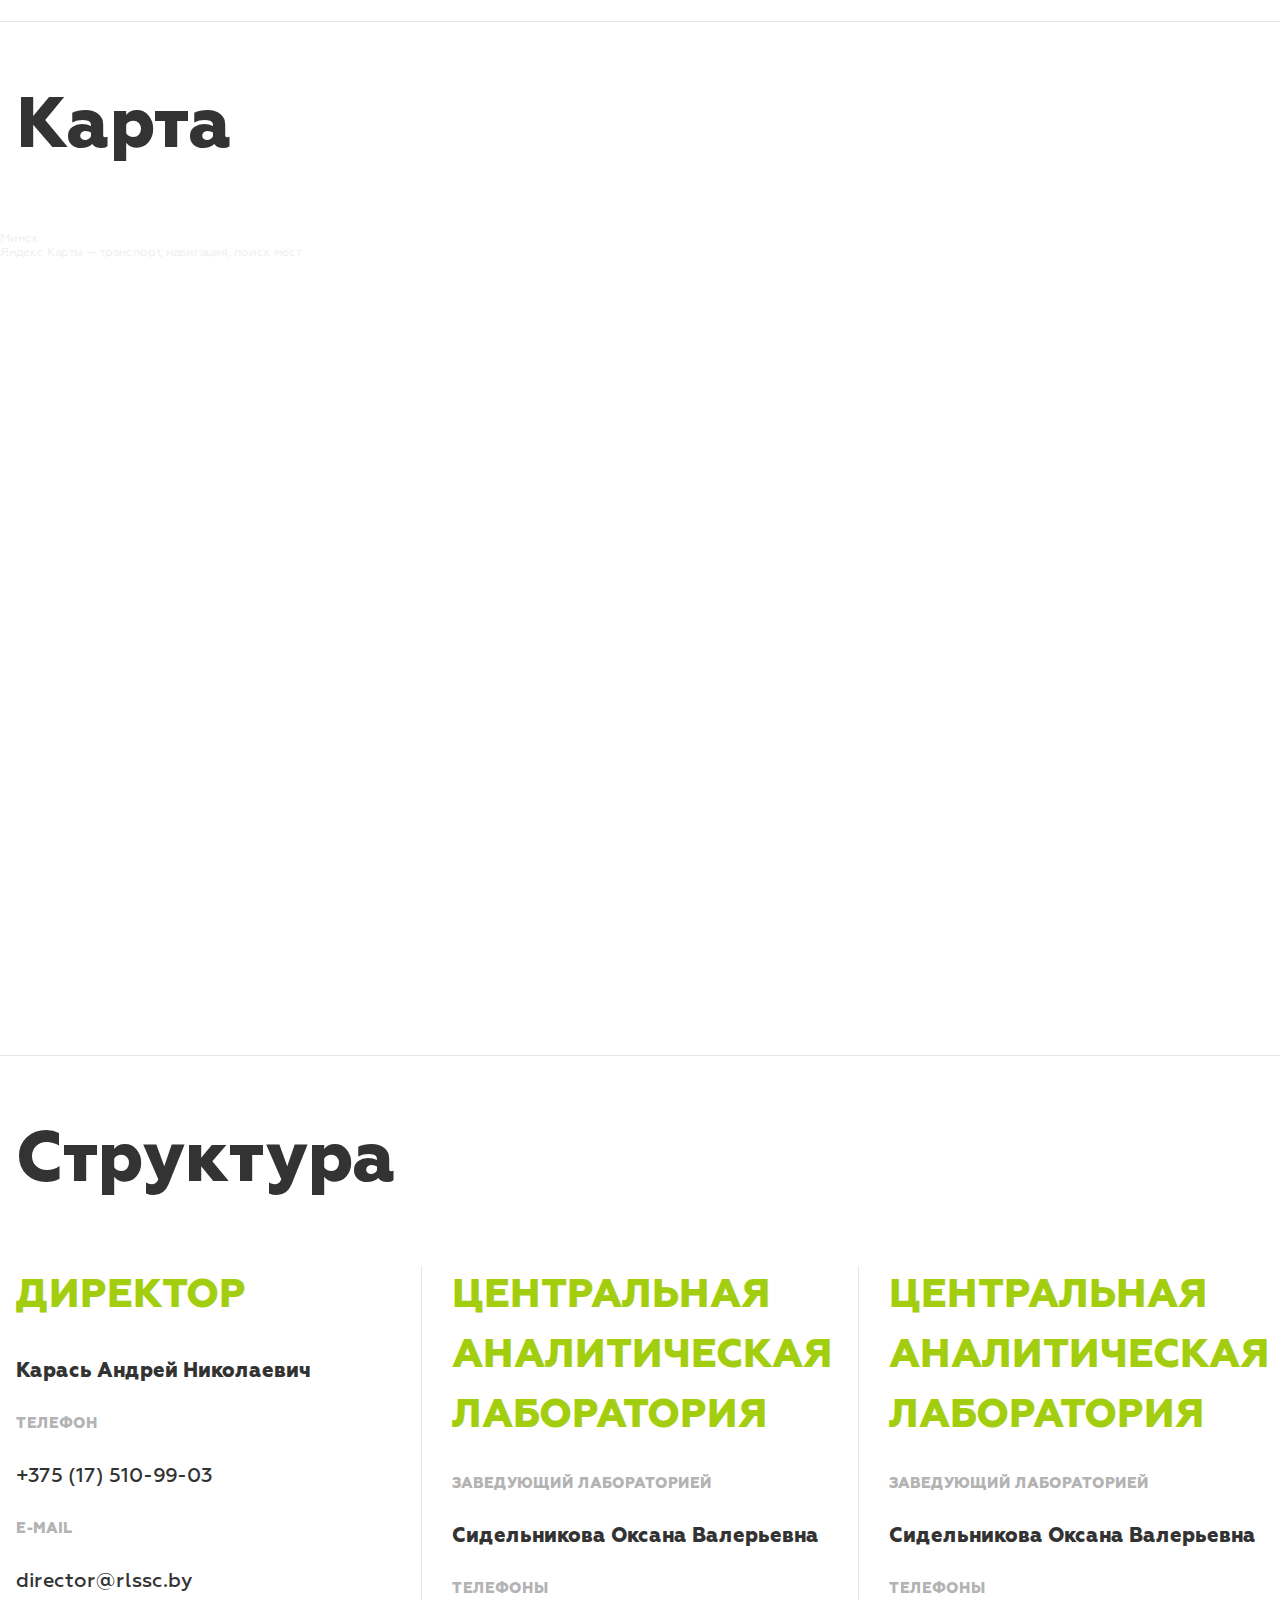
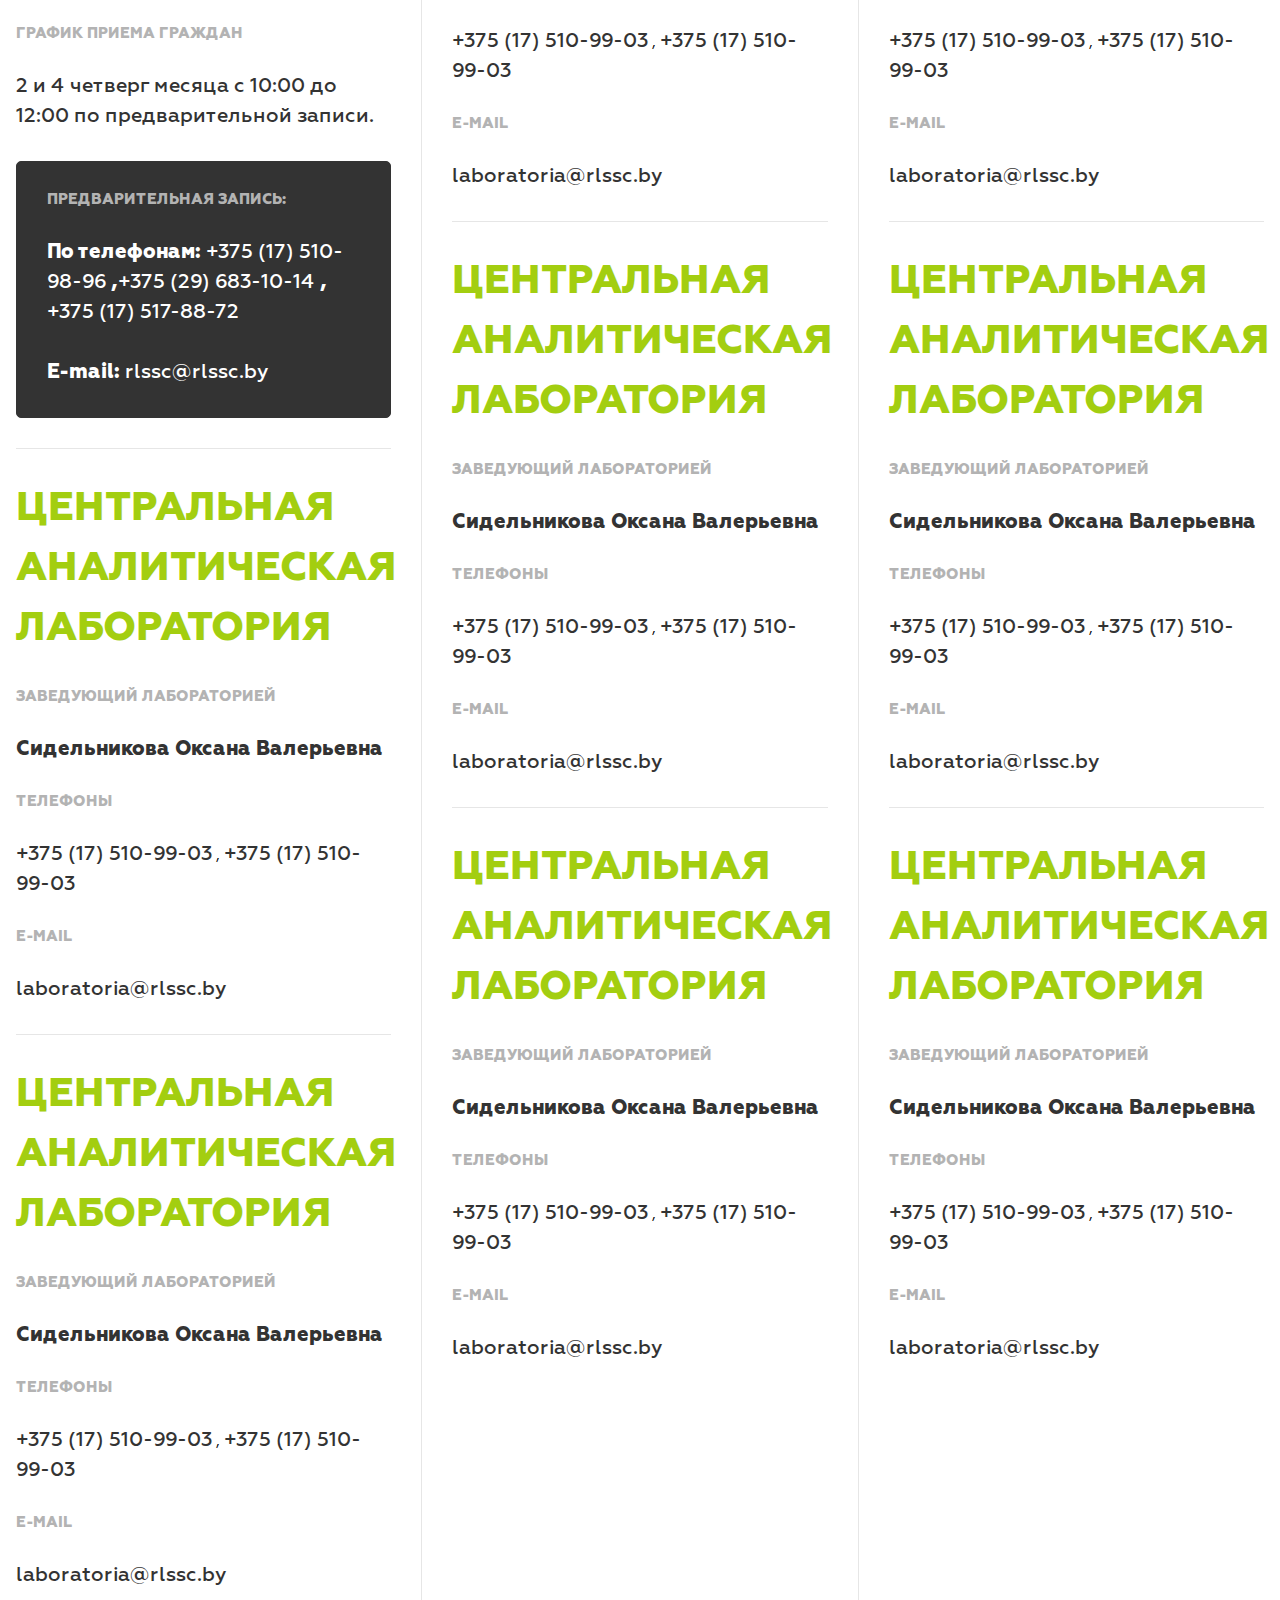
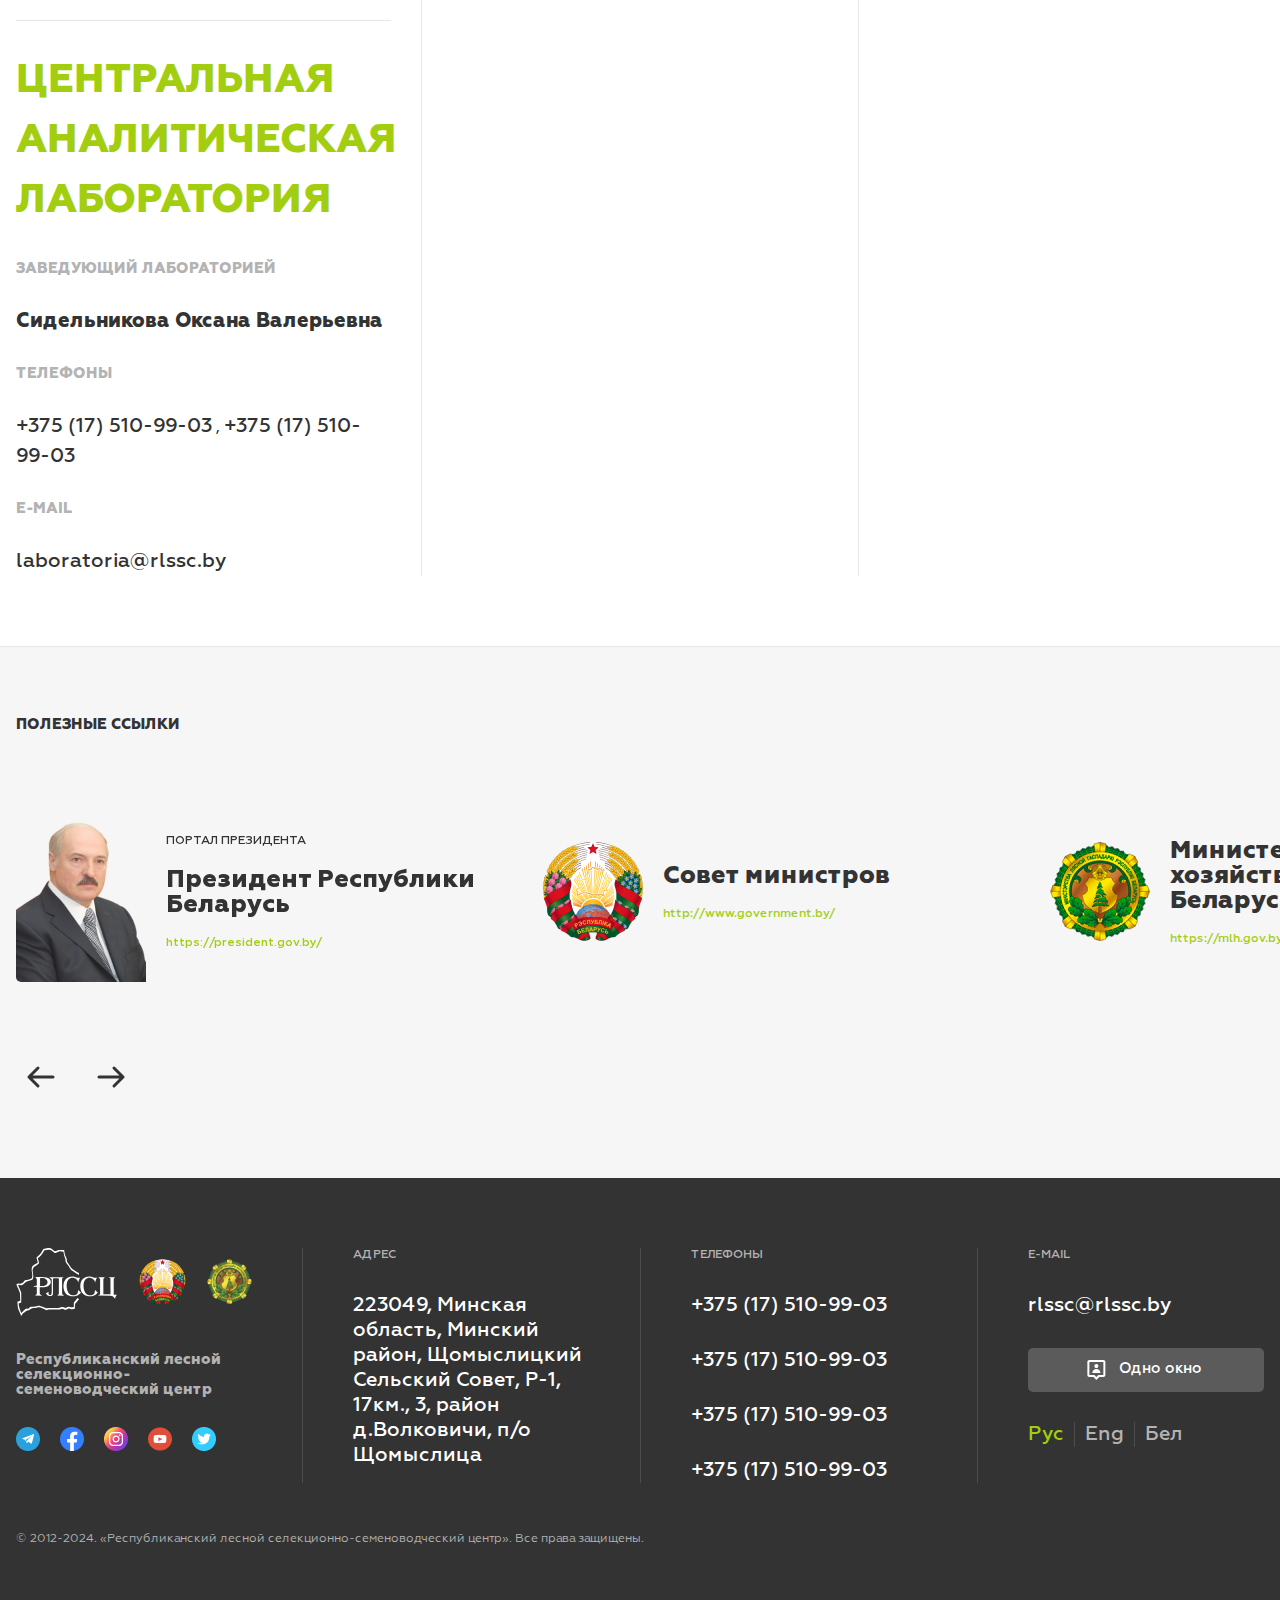
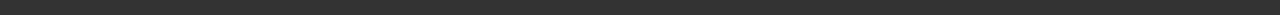
<file: src/pages/contacts.html>
<!doctype html>
<html lang="en">
<head>
    <meta charset="UTF-8">
    <meta name="viewport"
          content="width=device-width, user-scalable=no, initial-scale=1.0, maximum-scale=1.0, minimum-scale=1.0">
    <meta http-equiv="X-UA-Compatible" content="ie=edge">
    <link rel="stylesheet" href="../../swiper-bundle.min.css">
    <link rel="stylesheet" href="../../style.css">
    <title>Catalog</title>
</head>
<body>
<header class="header page-header">
    <div class="content">
        <div class="logo-inner">
            <div class="logos">
                <a href="#">
                    <svg xmlns="http://www.w3.org/2000/svg" width="98" height="66" viewBox="0 0 98 66" fill="none">
                        <path fill-rule="evenodd" clip-rule="evenodd" d="M21.0933 10.018C23.8184 8.05729 25.088 6.5468 26.7027 3.47162C26.9826 2.93862 27.0875 2.29981 27.755 2.15777C31.4563 1.37001 32.8271 1.1913 35.3237 3.11832C38.3214 5.4322 36.7683 5.51553 41.6066 3.49573C42.5439 3.10441 42.4855 3.17682 43.6428 3.29105C44.3123 3.35716 45.2053 3.30371 45.7753 3.52382C46.0816 4.04057 46.3494 6.57717 46.6331 7.44879C47.7556 10.8976 47.657 9.53149 47.9811 13.1582C48.0533 13.9662 48.3871 14.2329 48.7644 14.6515C50.5444 16.6268 51.2728 17.9903 52.6025 20.2574C53.2299 21.327 54.0123 21.7978 55.0801 22.4485C56.2792 23.1794 59.8142 25.5833 60.9088 25.9684L60.9129 24.0974C60.0212 23.8313 56.1635 21.3351 55.1042 20.6883C53.8024 19.8934 53.5561 19.7479 52.7736 18.4664C52.176 17.4878 51.6878 16.5643 51.0625 15.6134C49.1689 12.7339 49.5202 14.4153 49.0541 10.7952C48.8813 9.45311 47.5497 7.75636 47.1652 5.83407C46.914 4.57861 46.6786 3.26743 46.4916 1.95809C45.8051 1.86509 42.0843 1.86416 41.5128 1.9903C40.5402 2.20492 38.4299 3.02891 37.6093 3.09382C37.1382 3.13114 37.0737 2.95139 36.7561 2.66409L34.7086 1.01769C33.7917 0.278824 32.1977 -0.169428 30.681 0.0605103C30.1959 0.13406 26.8843 0.801331 26.5591 0.945986C26.2366 1.08945 24.9171 3.54957 24.6387 4.02786C23.9993 5.126 23.2952 6.11903 22.4967 6.87229C21.7249 7.6003 20.4582 8.42276 19.8199 9.17613L21.0305 14.1927C20.4968 14.398 19.8799 14.8637 19.3224 15.2049C16.4541 16.9601 15.9823 16.6512 15.3086 19.3354C14.905 20.9435 15.2808 22.5496 15.5111 24.1858C15.6439 25.1303 15.8086 25.6197 15.7574 26.6382C15.7363 27.0555 15.5755 28.6069 15.4624 28.9352C15.2753 29.4786 12.4802 30.475 11.7444 30.6267C10.9492 30.7907 10.1983 30.8784 9.36381 30.9716C8.49313 31.0687 8.31405 31.6551 7.83773 32.1618C6.97625 33.0783 6.33266 34.0961 4.67628 34.4274C2.79374 34.804 2.44538 33.3151 0.40918 35.0957C0.573778 36.1458 2.7362 40.7183 3.28215 42.031C3.99203 43.7379 3.85536 44.3467 3.91915 46.2673C3.97211 47.8609 4.08266 49.4794 4.08685 51.0809L1.2988 51.9871C1.38866 53.2883 1.53007 54.6798 1.68291 55.987C1.89367 57.7898 1.79531 58.0735 2.44446 59.5685C3.06638 61.0007 4.63317 64.447 4.9935 65.7269L5.51016 65.0834C5.87011 64.4883 6.29141 63.5862 6.82325 63.1469C7.63095 62.4797 8.45634 61.9173 9.24727 61.3323C11.4157 59.7286 10.5778 60.7667 12.275 60.1272C12.8875 59.8963 14.2688 58.9664 14.9467 58.5628C15.8299 58.0367 17.6409 58.1384 18.8207 58.0546C20.2606 57.9523 21.0943 57.3538 22.3017 57.3487C23.5186 57.3436 27.2015 59.0785 28.5017 59.6101C30.7392 60.5249 29.687 59.8972 31.6922 59.5578C32.7624 59.3767 38.5728 59.5308 40.1252 59.5308C41.8447 59.5308 42.2993 59.7517 43.8337 58.9731C44.6865 58.5404 44.4978 58.5477 45.4367 58.8704C48.5786 59.9503 47.9105 60.0579 50.0369 58.9892C51.8035 58.1014 51.5804 58.7171 53.2152 59.1319C54.178 59.3761 55.8773 58.7926 56.834 58.6057C56.9489 57.5839 56.9809 56.4844 57.0589 55.4803C57.1918 53.7722 56.9475 54.0784 57.891 53.045C58.4841 52.3953 60.5184 50.1342 60.8914 49.491L59.6882 48.3214C59.2776 48.5739 57.229 51.0664 56.7236 51.6611C55.8666 52.6694 55.9009 52.2766 55.9018 53.9681C55.9021 54.6938 56.0047 56.4581 55.8267 57.0483C54.5119 57.2196 53.5524 57.5191 52.2742 57.133C50.6155 56.6318 50.6719 56.4856 49.1486 57.3323C48.6753 57.5954 48.304 57.9738 47.6576 57.8666C45.1265 57.4469 45.3471 56.5802 42.9026 57.6015C42.089 57.9414 42.2439 57.9678 41.2139 57.9605C38.7638 57.9431 33.2206 57.8377 31.2108 57.9659C29.1524 58.0972 30.1987 58.5345 28.1176 57.7061C20.2239 54.564 22.6233 56.102 18.6218 56.4794C17.3669 56.5978 16.0894 56.6283 14.7952 56.6687C13.9412 56.6953 13.8554 56.9825 13.4008 57.3424C13.0477 57.6221 12.6377 57.9656 12.3419 58.2375C11.4875 59.0228 9.95634 58.4148 9.07391 58.9936C8.98649 59.0509 8.28101 59.7893 8.04065 60.0185L6.02856 61.9165C5.69495 62.2593 5.45878 62.6376 5.01092 62.8814C4.13056 59.9053 2.59839 57.1147 2.57683 53.5687L5.03493 52.6775C5.10868 51.5242 5.15767 43.3448 4.97287 42.7409L2.67018 37.5534C2.35563 36.9234 1.94391 36.6591 2.2785 35.9457C3.13219 35.7279 3.9775 36.1339 5.01103 36.0396C6.75733 35.8803 7.60401 34.7596 8.70552 33.6739C9.33316 33.0553 9.58774 32.646 10.4685 32.3997C12.0194 31.9663 13.6079 31.4681 15.1036 30.9549C16.2524 30.5607 16.0144 30.2459 16.4596 29.2572C17.3381 27.3058 15.8025 22.4329 16.1089 20.9034C16.2079 20.4088 16.7953 19.0792 17.0425 18.7799C17.3635 18.3913 18.3651 17.7795 18.7807 17.4851C19.4032 17.0442 19.9734 16.6495 20.562 16.2247C21.0821 15.8493 21.912 15.3608 22.1621 14.7784C22.5656 13.8387 21.2836 11.1504 21.0933 10.018ZM79.0484 43.0134C78.8245 42.5811 76.6946 40.7575 76.3295 40.533C76.2152 42.6342 75.9994 43.9401 74.6976 44.8678C73.4613 45.7487 71.4303 46.0676 69.7426 45.4459C64.2826 43.4345 63.6088 30.8888 68.9194 29.128C72.6027 27.9068 75.947 30.4627 76.5156 33.3064C76.7241 32.9761 76.7689 32.3651 76.8652 31.9469C77.2835 30.1301 77.9392 29.5921 78.2843 28.4847C75.9857 29.4707 74.8775 28.1101 72.5728 27.7499C66.2207 26.757 61.441 30.8133 62.2406 38.5399C62.6722 42.7103 64.7746 45.5515 68.6615 46.4395C71.5759 47.1054 74.9358 46.5858 77.2902 44.8541C77.8895 44.4133 78.7176 43.6458 79.0484 43.0134ZM62.7451 43.0134C62.5627 42.5736 60.3872 40.7736 60.0243 40.5279C59.9106 42.6698 59.7429 43.9033 58.3971 44.8679C57.1484 45.7629 55.1369 46.0393 53.44 45.4496C48.0815 43.5874 47.2273 30.9037 52.6229 29.1303C56.2526 27.9372 59.6388 30.4273 60.2064 33.3098C60.4133 33.0093 60.5754 31.6363 60.9438 30.6986C61.2365 29.9538 61.7564 29.1706 61.9835 28.4776C59.8393 29.4305 58.3402 28.0611 56.2668 27.7499C49.7502 26.7718 45.1664 30.9189 45.9371 38.5108C46.3683 42.7582 48.5294 45.5832 52.3505 46.4342C54.4406 46.8997 56.807 46.7257 58.6419 46.0988C60.1881 45.5706 62.2132 44.1759 62.7451 43.0134ZM31.6526 42.3422L28.9509 43.7913C29.1065 44.3015 29.9701 45.3003 30.3292 45.6319C30.945 46.2004 31.94 46.3163 32.9521 46.3289C35.5657 46.3614 35.7879 44.8856 35.7892 42.4711C35.7901 40.7454 35.6699 30.1717 35.8502 29.4217C38.0206 29.1802 39.2393 28.9569 41.4031 29.4577C41.508 33.8264 41.4041 38.6606 41.4144 43.1219C41.417 44.2305 41.6194 44.3398 40.9121 44.8812C40.6178 45.1065 39.8227 45.7178 39.6662 46.0302L46.3213 46.0366C46.096 45.6396 44.9921 44.8658 44.5664 44.4235L44.5509 29.4556L46.0463 28.2127L32.1289 28.1892C32.6253 28.9867 34.5088 29.4969 34.5411 30.5304L34.5336 38.7834C34.5336 40.5412 34.7969 43.5792 34.0253 44.8467C33.5238 45.6707 32.4617 45.5169 31.8713 44.8554C31.0446 43.929 31.4302 43.431 31.6526 42.3422ZM23.2456 30.1064C23.2456 28.8702 23.6072 29.0935 24.8008 29.1034C25.3623 29.108 26.6697 29.0752 27.1488 29.1879C28.1585 29.4254 29.4976 30.5945 29.9198 31.2823C31.5141 33.8799 29.4556 36.6444 26.6485 36.6488L23.2528 36.6427L23.2456 30.1064ZM20.0683 36.3318C18.6693 36.5082 17.1439 36.7828 16.7371 37.8463C17.8607 37.765 17.8418 37.3281 20.0927 37.6216L20.1079 43.9991C20.0901 44.7432 19.4618 45.0562 18.2923 46.0145L25.3351 46.0656L22.9702 44.5001L22.9382 37.9206C26.2186 37.7614 28.0054 38.2734 30.768 36.9377C32.6413 36.032 34.4346 33.9674 33.2762 31.1954C32.5053 29.3507 30.1817 28.2084 27.5204 28.1864C24.6672 28.1628 21.4633 28.0756 18.6412 28.2041C18.7849 28.6407 19.4772 29.1153 19.7607 29.3891C20.2864 29.8968 20.1001 30.6442 20.1 31.5164C20.0999 32.8538 20.233 35.1047 20.0683 36.3318ZM91.2881 29.4556L91.3187 44.7543L84.4552 44.7605L84.4377 30.2148C84.4374 29.2404 85.46 29.0059 85.8396 28.2177L79.6094 28.2063C79.8607 28.6595 80.2179 28.8515 80.5524 29.1359C80.9064 29.4368 81.293 29.5295 81.293 30.2148L81.2866 44.7489C80.5662 45.3585 79.7492 45.4359 79.2502 46.0309L91.0976 46.0423C94.0714 46.042 94.6524 47.5624 95.6204 49.0078C95.7119 48.8939 95.6817 48.9557 95.7623 48.7673C95.948 48.333 95.9672 47.7041 96.3807 46.8733C96.6934 46.2453 97.3395 45.5501 97.492 45.0895L94.4803 45.0805L94.4622 29.8894C94.4626 29.264 94.7921 29.1685 95.1179 28.9117C95.3428 28.7345 95.765 28.3313 95.9327 28.2197L89.5303 28.2017C89.6667 28.2875 91.0753 29.2851 91.2881 29.4556Z" fill="#1A7151"/>
                    </svg>
                </a>
                <a href="#">
                    <img src="../images/header-image-.png" alt="image">
                </a>
                <a href="#">
                    <img src="../images/header-image-2.png" alt="image">
                </a>
            </div>
        </div>
        <div class="header-inner">
            <div class="services-wrap phones">
                <div class="services">
                    <p data-current="0">+375 (17) 510-99-03</p>
                </div>
                <ul class="services-list">
                    <li data-value="0">+375 (17) 510-99-03</li>
                    <li data-value="1">+375 (17) 510-99-04</li>
                    <li data-value="2">+375 (17) 510-99-05</li>
                </ul>
            </div>
            <div class="window">
                <svg xmlns="http://www.w3.org/2000/svg" width="24" height="25" viewBox="0 0 24 25" fill="none">
                    <path d="M12 22.5L9 19.5H5C3.89543 19.5 3 18.6046 3 17.5V4.5C3 3.39543 3.89543 2.5 5 2.5H19C20.1046 2.5 21 3.39543 21 4.5V17.5C21 18.6046 20.1046 19.5 19 19.5H15L12 22.5ZM5 4.5V17.5H10L12 19.5L14 17.5H19V4.5H5ZM16 15.486H8V15.1C8.11835 13.0051 9.90424 11.3978 12 11.5C14.0958 11.3978 15.8816 13.0051 16 15.1V15.485V15.486ZM12 10.5C11.4641 10.5186 10.9445 10.3139 10.5653 9.93471C10.1861 9.55553 9.98138 9.03593 10 8.5C9.98168 7.96416 10.1865 7.44474 10.5656 7.06562C10.9447 6.6865 11.4642 6.48168 12 6.5C12.5358 6.48168 13.0553 6.6865 13.4344 7.06562C13.8135 7.44474 14.0183 7.96416 14 8.5C14.0186 9.03593 13.8139 9.55553 13.4347 9.93471C13.0555 10.3139 12.5359 10.5186 12 10.5Z" fill="#333333"/>
                </svg>
                <span>Одно окно</span>
            </div>
            <div class="mailer">
                <svg xmlns="http://www.w3.org/2000/svg" width="24" height="25" viewBox="0 0 24 25" fill="none">
                    <path d="M20 20.5H4C2.89543 20.5 2 19.6046 2 18.5V6.413C2.04661 5.34255 2.92853 4.49899 4 4.5H20C21.1046 4.5 22 5.39543 22 6.5V18.5C22 19.6046 21.1046 20.5 20 20.5ZM4 8.368V18.5H20V8.368L12 13.7L4 8.368ZM4.8 6.5L12 11.3L19.2 6.5H4.8Z" fill="#333333"/>
                </svg>
                <span>Электронные обращения</span>
            </div>
            <div class="services-wrap lang">
                <div class="services">
                    <p data-current="0">Рус</p>
                </div>
                <ul class="services-list">
                    <li data-value="0">Рус</li>
                    <li data-value="1">Eng</li>
                    <li data-value="2">Бел</li>
                </ul>
            </div>
            <button class="eye">
                <svg xmlns="http://www.w3.org/2000/svg" width="24" height="25" viewBox="0 0 24 25" fill="none">
                    <path d="M1 12.5C1 12.5 5 4.5 12 4.5C19 4.5 23 12.5 23 12.5C23 12.5 19 20.5 12 20.5C5 20.5 1 12.5 1 12.5Z" stroke="#333333" stroke-width="2" stroke-linecap="round" stroke-linejoin="round"/>
                    <path d="M12 15.5C13.6569 15.5 15 14.1569 15 12.5C15 10.8431 13.6569 9.5 12 9.5C10.3431 9.5 9 10.8431 9 12.5C9 14.1569 10.3431 15.5 12 15.5Z" stroke="#333333" stroke-width="2" stroke-linecap="round" stroke-linejoin="round"/>
                </svg>
            </button>
            <div class="burger-btn">
                <span></span>
                <span></span>
                <span></span>
            </div>
        </div>

    </div>
</header>
<div class="header-menu">
    <div class="content">
        <div class="row">
            <div class="header-menu-inner">
                <div class="services-wrap phones">
                    <div class="services">
                        <p data-current="0">+375 (17) 510-99-03</p>
                    </div>
                    <ul class="services-list">
                        <li data-value="0">+375 (17) 510-99-03</li>
                        <li data-value="1">+375 (17) 510-99-04</li>
                        <li data-value="2">+375 (17) 510-99-05</li>
                    </ul>
                </div>
                <div class="window">
                    <svg xmlns="http://www.w3.org/2000/svg" width="24" height="25" viewBox="0 0 24 25" fill="none">
                        <path d="M12 22.5L9 19.5H5C3.89543 19.5 3 18.6046 3 17.5V4.5C3 3.39543 3.89543 2.5 5 2.5H19C20.1046 2.5 21 3.39543 21 4.5V17.5C21 18.6046 20.1046 19.5 19 19.5H15L12 22.5ZM5 4.5V17.5H10L12 19.5L14 17.5H19V4.5H5ZM16 15.486H8V15.1C8.11835 13.0051 9.90424 11.3978 12 11.5C14.0958 11.3978 15.8816 13.0051 16 15.1V15.485V15.486ZM12 10.5C11.4641 10.5186 10.9445 10.3139 10.5653 9.93471C10.1861 9.55553 9.98138 9.03593 10 8.5C9.98168 7.96416 10.1865 7.44474 10.5656 7.06562C10.9447 6.6865 11.4642 6.48168 12 6.5C12.5358 6.48168 13.0553 6.6865 13.4344 7.06562C13.8135 7.44474 14.0183 7.96416 14 8.5C14.0186 9.03593 13.8139 9.55553 13.4347 9.93471C13.0555 10.3139 12.5359 10.5186 12 10.5Z" fill="white"/>
                    </svg>
                    <span>Одно окно</span>
                </div>
                <div class="services-wrap lang">
                    <div class="services">
                        <p data-current="0">Рус</p>
                    </div>
                    <ul class="services-list">
                        <li data-value="0">Рус</li>
                        <li data-value="1">Eng</li>
                        <li data-value="2">Бел</li>
                    </ul>
                </div>
                <button class="eye">
                    <svg xmlns="http://www.w3.org/2000/svg" width="24" height="25" viewBox="0 0 24 25" fill="none">
                        <path d="M1 12.5C1 12.5 5 4.5 12 4.5C19 4.5 23 12.5 23 12.5C23 12.5 19 20.5 12 20.5C5 20.5 1 12.5 1 12.5Z" stroke="white" stroke-width="2" stroke-linecap="round" stroke-linejoin="round"/>
                        <path d="M12 15.5C13.6569 15.5 15 14.1569 15 12.5C15 10.8431 13.6569 9.5 12 9.5C10.3431 9.5 9 10.8431 9 12.5C9 14.1569 10.3431 15.5 12 15.5Z" stroke="white" stroke-width="2" stroke-linecap="round" stroke-linejoin="round"/>
                    </svg>
                </button>
                <div class="burger-btn-close">
                    <svg xmlns="http://www.w3.org/2000/svg" width="35" height="35" viewBox="0 0 35 35" fill="none">
                        <rect x="4" y="29" width="35" height="3" rx="1.5" transform="rotate(-45 4 29)" fill="white"/>
                        <rect x="16" y="16" width="3" height="3" rx="1.5" fill="white"/>
                        <rect x="7" y="4" width="35" height="3" rx="1.5" transform="rotate(45 7 4)" fill="white"/>
                    </svg>
                </div>
            </div>
            <div class="menu-container">
                <ul class="navigation">
                    <li>
                        <a href="#" class="dropdown-link">
                            О центре
                            <svg xmlns="http://www.w3.org/2000/svg" width="50" height="51" viewBox="0 0 50 51" fill="none">
                                <path d="M37 25.5L13 25.5M37 25.5L28 16.5M37 25.5L28 34.5" stroke="white" stroke-opacity="1" stroke-width="3" stroke-linecap="round" stroke-linejoin="round"/>
                            </svg>
                        </a>
                    </li>
                    <li>
                        <a href="#" class="dropdown-link">
                            Структура
                            <svg xmlns="http://www.w3.org/2000/svg" width="50" height="51" viewBox="0 0 50 51" fill="none">
                                <path d="M37 25.5L13 25.5M37 25.5L28 16.5M37 25.5L28 34.5" stroke="white" stroke-opacity="1" stroke-width="3" stroke-linecap="round" stroke-linejoin="round"/>
                            </svg>
                        </a>
                    </li>
                    <li>
                        <a href="#" class="dropdown-link">
                            Каталог продукции
                            <svg xmlns="http://www.w3.org/2000/svg" width="50" height="51" viewBox="0 0 50 51" fill="none">
                                <path d="M37 25.5L13 25.5M37 25.5L28 16.5M37 25.5L28 34.5" stroke="white" stroke-opacity="1" stroke-width="3" stroke-linecap="round" stroke-linejoin="round"/>
                            </svg>
                        </a>
                    </li>
                    <li>
                        <a href="#">Услуги и цены</a>
                    </li>
                    <li>
                        <a href="#">Новости</a>
                    </li>
                    <li>
                        <a href="#">Контакты</a>
                    </li>
                    <li>
                        <a href="#">Услуги и цены</a>
                    </li>
                    <li>
                        <a href="#">Новости</a>
                    </li>
                    <li>
                        <a href="#">Контакты</a>
                    </li>
                </ul>
                <div class="dropdown-column">
                    <ul class="dropdown-menu">
                        <li><a href="#">Пункт 2</a></li>
                        <li><a href="#">Пункт 2</a></li>
                        <li><a href="#">Пункт 2</a></li>
                        <li><a href="#">Пункт 2</a></li>
                        <li><a href="#">Пункт 2</a></li>
                    </ul>
                    <ul class="dropdown-menu">
                        <li><a href="#">Научно-исследовательский отдел</a></li>
                        <li><a href="#">Сектор лесного семеноводства и лесовосстановления</a></li>
                        <li><a href="#">Центральная аналитическая лаборатория</a></li>
                    </ul>
                    <ul class="dropdown-menu">
                        <li><a href="#">Пункт 3</a></li>
                        <li><a href="#">Пункт 3</a></li>
                        <li><a href="#">Пункт 3</a></li>
                        <li><a href="#">Пункт 3</a></li>
                        <li><a href="#">Пункт 3</a></li>
                        <li><a href="#">Пункт 3</a></li>
                        <li><a href="#">Пункт 3</a></li>
                    </ul>
                </div>
                <div class="banner">
                    <div class="banner-row">
                        <p>Административная
                            процедура</p>
                        <span>6.5.1</span>
                    </div>
                    <p class="title">Получение удостоверений о качестве семян лесных растений</p>
                    <button type="button" class="transparent-btn">
                        <span>Подробнее</span>
                        <svg xmlns="http://www.w3.org/2000/svg" width="24" height="24" viewBox="0 0 24 24" fill="none">
                            <path d="M17 12L7 12M17 12L13 16M17 12L13 8" stroke="white" stroke-width="1.5" stroke-linecap="round" stroke-linejoin="round"/>
                        </svg>
                    </button>
                    <button class="white-btn" type="button">
                        <span>Подать заявление</span>
                    </button>
                </div>
            </div>
        </div>
        <div class="mobile-inner">
            <div class="header-menu-inner">
                <div class="services-wrap phones">
                    <div class="services">
                        <p data-current="0">+375 (17) 510-99-03</p>
                    </div>
                    <ul class="services-list">
                        <li data-value="0">+375 (17) 510-99-03</li>
                        <li data-value="1">+375 (17) 510-99-04</li>
                        <li data-value="2">+375 (17) 510-99-05</li>
                    </ul>
                </div>
                <div class="window">
                    <svg xmlns="http://www.w3.org/2000/svg" width="24" height="25" viewBox="0 0 24 25" fill="none">
                        <path d="M12 22.5L9 19.5H5C3.89543 19.5 3 18.6046 3 17.5V4.5C3 3.39543 3.89543 2.5 5 2.5H19C20.1046 2.5 21 3.39543 21 4.5V17.5C21 18.6046 20.1046 19.5 19 19.5H15L12 22.5ZM5 4.5V17.5H10L12 19.5L14 17.5H19V4.5H5ZM16 15.486H8V15.1C8.11835 13.0051 9.90424 11.3978 12 11.5C14.0958 11.3978 15.8816 13.0051 16 15.1V15.485V15.486ZM12 10.5C11.4641 10.5186 10.9445 10.3139 10.5653 9.93471C10.1861 9.55553 9.98138 9.03593 10 8.5C9.98168 7.96416 10.1865 7.44474 10.5656 7.06562C10.9447 6.6865 11.4642 6.48168 12 6.5C12.5358 6.48168 13.0553 6.6865 13.4344 7.06562C13.8135 7.44474 14.0183 7.96416 14 8.5C14.0186 9.03593 13.8139 9.55553 13.4347 9.93471C13.0555 10.3139 12.5359 10.5186 12 10.5Z" fill="white"/>
                    </svg>
                    <span>Одно окно</span>
                </div>
                <div class="services-wrap lang">
                    <div class="services">
                        <p data-current="0">Рус</p>
                    </div>
                    <ul class="services-list">
                        <li data-value="0">Рус</li>
                        <li data-value="1">Eng</li>
                        <li data-value="2">Бел</li>
                    </ul>
                </div>
                <button class="eye">
                    <svg xmlns="http://www.w3.org/2000/svg" width="24" height="25" viewBox="0 0 24 25" fill="none">
                        <path d="M1 12.5C1 12.5 5 4.5 12 4.5C19 4.5 23 12.5 23 12.5C23 12.5 19 20.5 12 20.5C5 20.5 1 12.5 1 12.5Z" stroke="white" stroke-width="2" stroke-linecap="round" stroke-linejoin="round"/>
                        <path d="M12 15.5C13.6569 15.5 15 14.1569 15 12.5C15 10.8431 13.6569 9.5 12 9.5C10.3431 9.5 9 10.8431 9 12.5C9 14.1569 10.3431 15.5 12 15.5Z" stroke="white" stroke-width="2" stroke-linecap="round" stroke-linejoin="round"/>
                    </svg>
                </button>
                <div class="burger-btn-close">
                    <svg xmlns="http://www.w3.org/2000/svg" width="35" height="35" viewBox="0 0 35 35" fill="none">
                        <rect x="4" y="29" width="35" height="3" rx="1.5" transform="rotate(-45 4 29)" fill="white"/>
                        <rect x="16" y="16" width="3" height="3" rx="1.5" fill="white"/>
                        <rect x="7" y="4" width="35" height="3" rx="1.5" transform="rotate(45 7 4)" fill="white"/>
                    </svg>
                </div>
            </div>
            <ul class="navigation">
                <li class="header-mobile-dropdown">
                    <a href="#" class="dropdown-link">
                        О центре
                    </a>
                    <ul class="dropdown-menu">
                        <li><a href="#">Пункт 2</a></li>
                        <li><a href="#">Пункт 2</a></li>
                        <li><a href="#">Пункт 2</a></li>
                        <li><a href="#">Пункт 2</a></li>
                        <li><a href="#">Пункт 2</a></li>
                    </ul>
                </li>
                <li class="header-mobile-dropdown">
                    <a href="#" class="dropdown-link">
                        Структура
                    </a>
                    <ul class="dropdown-menu">
                        <li><a href="#">Научно-исследовательский отдел</a></li>
                        <li><a href="#">Сектор лесного семеноводства и лесовосстановления</a></li>
                        <li><a href="#">Центральная аналитическая лаборатория</a></li>
                    </ul>
                </li>
                <li class="header-mobile-dropdown">
                    <a href="#" class="dropdown-link">
                        Каталог продукции
                    </a>
                    <ul class="dropdown-menu">
                        <li><a href="#">Пункт 3</a></li>
                        <li><a href="#">Пункт 3</a></li>
                        <li><a href="#">Пункт 3</a></li>
                        <li><a href="#">Пункт 3</a></li>
                        <li><a href="#">Пункт 3</a></li>
                        <li><a href="#">Пункт 3</a></li>
                        <li><a href="#">Пункт 3</a></li>
                    </ul>
                </li>
                <li>
                    <a href="#">Услуги и цены</a>
                </li>
                <li>
                    <a href="#">Новости</a>
                </li>
                <li>
                    <a href="#">Контакты</a>
                </li>
                <li>
                    <a href="#">Услуги и цены</a>
                </li>
                <li>
                    <a href="#">Новости</a>
                </li>
                <li>
                    <a href="#">Контакты</a>
                </li>
            </ul>
            <div class="mobile-controls">
                <div class="services-wrap phones">
                    <div class="services">
                        <p data-current="0">+375 (17) 510-99-03</p>
                    </div>
                    <ul class="services-list">
                        <li data-value="0">+375 (17) 510-99-03</li>
                        <li data-value="1">+375 (17) 510-99-04</li>
                        <li data-value="2">+375 (17) 510-99-05</li>
                    </ul>
                </div>
                <div class="window">
                    <svg xmlns="http://www.w3.org/2000/svg" width="24" height="25" viewBox="0 0 24 25" fill="none">
                        <path d="M12 22.5L9 19.5H5C3.89543 19.5 3 18.6046 3 17.5V4.5C3 3.39543 3.89543 2.5 5 2.5H19C20.1046 2.5 21 3.39543 21 4.5V17.5C21 18.6046 20.1046 19.5 19 19.5H15L12 22.5ZM5 4.5V17.5H10L12 19.5L14 17.5H19V4.5H5ZM16 15.486H8V15.1C8.11835 13.0051 9.90424 11.3978 12 11.5C14.0958 11.3978 15.8816 13.0051 16 15.1V15.485V15.486ZM12 10.5C11.4641 10.5186 10.9445 10.3139 10.5653 9.93471C10.1861 9.55553 9.98138 9.03593 10 8.5C9.98168 7.96416 10.1865 7.44474 10.5656 7.06562C10.9447 6.6865 11.4642 6.48168 12 6.5C12.5358 6.48168 13.0553 6.6865 13.4344 7.06562C13.8135 7.44474 14.0183 7.96416 14 8.5C14.0186 9.03593 13.8139 9.55553 13.4347 9.93471C13.0555 10.3139 12.5359 10.5186 12 10.5Z" fill="white"/>
                    </svg>
                    <span>Одно окно</span>
                </div>
                <div class="services-wrap lang">
                    <div class="services">
                        <p data-current="0">Рус</p>
                    </div>
                    <ul class="services-list">
                        <li data-value="0">Рус</li>
                        <li data-value="1">Eng</li>
                        <li data-value="2">Бел</li>
                    </ul>
                </div>
                <button class="eye">
                    <svg xmlns="http://www.w3.org/2000/svg" width="24" height="25" viewBox="0 0 24 25" fill="none">
                        <path d="M1 12.5C1 12.5 5 4.5 12 4.5C19 4.5 23 12.5 23 12.5C23 12.5 19 20.5 12 20.5C5 20.5 1 12.5 1 12.5Z" stroke="white" stroke-width="2" stroke-linecap="round" stroke-linejoin="round"/>
                        <path d="M12 15.5C13.6569 15.5 15 14.1569 15 12.5C15 10.8431 13.6569 9.5 12 9.5C10.3431 9.5 9 10.8431 9 12.5C9 14.1569 10.3431 15.5 12 15.5Z" stroke="white" stroke-width="2" stroke-linecap="round" stroke-linejoin="round"/>
                    </svg>
                </button>
            </div>
            <div class="banner">
                <div class="banner-row">
                    <p>Административная
                        процедура</p>
                    <span>6.5.1</span>
                </div>
                <p class="title">Получение удостоверений о качестве семян лесных растений</p>
                <button type="button" class="transparent-btn">
                    <span>Подробнее</span>
                    <svg xmlns="http://www.w3.org/2000/svg" width="24" height="24" viewBox="0 0 24 24" fill="none">
                        <path d="M17 12L7 12M17 12L13 16M17 12L13 8" stroke="white" stroke-width="1.5" stroke-linecap="round" stroke-linejoin="round"/>
                    </svg>
                </button>
                <button class="white-btn" type="button">
                    <span>Подать заявление</span>
                </button>
            </div>
        </div>
    </div>
</div>
<div class="timing-modal">
    <div class="timing-modal-body">
        <div class="close-btn">
            <svg xmlns="http://www.w3.org/2000/svg" width="24" height="24" viewBox="0 0 24 24" fill="none">
                <path d="M5.29289 5.29289C5.68342 4.90237 6.31658 4.90237 6.70711 5.29289L12 10.5858L17.2929 5.29289C17.6834 4.90237 18.3166 4.90237 18.7071 5.29289C19.0976 5.68342 19.0976 6.31658 18.7071 6.70711L13.4142 12L18.7071 17.2929C19.0976 17.6834 19.0976 18.3166 18.7071 18.7071C18.3166 19.0976 17.6834 19.0976 17.2929 18.7071L12 13.4142L6.70711 18.7071C6.31658 19.0976 5.68342 19.0976 5.29289 18.7071C4.90237 18.3166 4.90237 17.6834 5.29289 17.2929L10.5858 12L5.29289 6.70711C4.90237 6.31658 4.90237 5.68342 5.29289 5.29289Z" fill="#A3CE10"/>
            </svg>
        </div>
        <div class="inner">
            <div class="col">
                <p class="title">
                    Режим работы торгового павильона
                </p>
                <div class="timing-block">
                    <p>ПОНЕДЕЛЬНИК ВТОРНИК:</p>
                    <span>Выходные дни</span>
                </div>
                <div class="timing-block">
                    <p>СРЕДА-ПЯТНИЦА:</p>
                    <span>09:00 - 19:00 <br>
Обед: 13:00 - 14:00</span>
                </div>
                <div class="timing-block">
                    <p>СУББОТА: </p>
                    <span>09:00 - 17:00 <br>
Обед: 13:00 - 14:00</span>
                </div>
                <div class="timing-block">
                    <p>Воскресенье: </p>
                    <span>09:00 - 15:00<br>
Без обеда</span>
                </div>
            </div>
            <div class="line"></div>
            <div class="col">
                <p class="title">Режим работы  центра</p>
                <div class="timing-block horisontal">
                    <p>ПН-ПТ:</p>
                    <span>08:30 - 17:00</span>
                </div>
                <div class="timing-block horisontal">
                    <p>ОБЕД: </p>
                    <span>13:00 - 13:30</span>
                </div>
                <div class="timing-block horisontal">
                    <p>СБ-ВС: </p>
                    <span>ВЫХОДНЫЕ</span>
                </div>
            </div>
        </div>
    </div>
</div>
<div class="overlay"></div>
<div class="breadcrumbs">
    <div class="content">
        <ul>
            <li>
                <a href="#">Главная</a>
            </li>
            <li>
                <svg xmlns="http://www.w3.org/2000/svg" width="24" height="25" viewBox="0 0 24 25" fill="none">
                    <path d="M12.2929 6.0198C12.6834 5.62927 13.3166 5.62927 13.7071 6.0198L19.7071 12.0198C20.0976 12.4103 20.0976 13.0435 19.7071 13.434L13.7071 19.434C13.3166 19.8245 12.6834 19.8245 12.2929 19.434C11.9024 19.0435 11.9024 18.4103 12.2929 18.0198L17.5858 12.7269L12.2929 7.43401C11.9024 7.04349 11.9024 6.41032 12.2929 6.0198ZM6.29289 6.0198C6.68342 5.62927 7.31658 5.62927 7.70711 6.0198L13.7071 12.0198C13.8946 12.2073 14 12.4617 14 12.7269C14 12.9921 13.8946 13.2465 13.7071 13.434L7.70711 19.434C7.31658 19.8245 6.68342 19.8245 6.29289 19.434C5.90237 19.0435 5.90237 18.4103 6.29289 18.0198L11.5858 12.7269L6.29289 7.43401C5.90237 7.04349 5.90237 6.41032 6.29289 6.0198Z" fill="#D6D6D6"/>
                </svg>
            </li>
            <li>
                <a href="#">Каталог товаров</a>
            </li>
        </ul>
    </div>
</div>
<div class="anchor-links">
    <div class="content">
        <a class="ripple active" href="#contacts">
            <span>Контакты</span>
        </a>
        <a class="ripple" href="#map">
            <span>Карта</span>
        </a>
        <a class="ripple" href="#structure">
            <span>Структура</span>
        </a>
    </div>
</div>
<div class="contacts" >
    <div class="content">
        <h1 id="contacts" >Контакты</h1>
        <div class="contacts-columns">
            <div class="column">
                <p class="title">Торговый павильон</p>
                <span class="chapter">Адрес</span>
                <p class="location">223049, Минская область, Минский район, Щомыслицкий сельский Совет, Р-1, 17км., 3, район д. Волковичи</p>
                <button type="button" class="green-btn">
                    <span>
                        <svg xmlns="http://www.w3.org/2000/svg" width="24" height="25" viewBox="0 0 24 25" fill="none">
                          <path d="M12 2.72693C7.6 2.72693 4 6.32693 4 10.7269C4 16.1269 11 22.2269 11.3 22.5269C11.5 22.6269 11.8 22.7269 12 22.7269C12.2 22.7269 12.5 22.6269 12.7 22.5269C13 22.2269 20 16.1269 20 10.7269C20 6.32693 16.4 2.72693 12 2.72693ZM12 20.4269C9.9 18.4269 6 14.1269 6 10.7269C6 7.42693 8.7 4.72693 12 4.72693C15.3 4.72693 18 7.42693 18 10.7269C18 14.0269 14.1 18.4269 12 20.4269ZM12 6.72693C9.8 6.72693 8 8.52693 8 10.7269C8 12.9269 9.8 14.7269 12 14.7269C14.2 14.7269 16 12.9269 16 10.7269C16 8.52693 14.2 6.72693 12 6.72693ZM12 12.7269C10.9 12.7269 10 11.8269 10 10.7269C10 9.62693 10.9 8.72693 12 8.72693C13.1 8.72693 14 9.62693 14 10.7269C14 11.8269 13.1 12.7269 12 12.7269Z" fill="white"/>
                        </svg>
                        Как проехать
                    </span>
                </button>
                <span class="chapter">Телефон</span>
                <a href="#" class="link">+375 (29) 114-85-15</a>
                <span class="chapter">E-mail</span>
                <a href="#" class="link">magazin@rlssc.by</a>
                <span class="chapter">Режим работы</span>
                <div class="timing-block">
                    <p>ПОНЕДЕЛЬНИК ВТОРНИК:</p>
                    <span>Выходные дни</span>
                </div>
                <div class="timing-block">
                    <p>СРЕДА-ПЯТНИЦА:</p>
                    <span>09:00 - 19:00 <br>
Обед: 13:00 - 14:00</span>
                </div>
                <div class="timing-block">
                    <p>СУББОТА: </p>
                    <span>09:00 - 17:00 <br>
Обед: 13:00 - 14:00</span>
                </div>
                <div class="timing-block">
                    <p>Воскресенье: </p>
                    <span>09:00 - 15:00<br>
Без обеда</span>
                </div>
            </div>
            <div class="column">
                <p class="title">Торговый павильон</p>
                <span class="chapter">Адрес</span>
                <p class="location">223049, Минская область, Минский район, Щомыслицкий сельский Совет, Р-1, 17км., 3, район д. Волковичи</p>
                <button type="button" class="green-btn">
                    <span>
                        <svg xmlns="http://www.w3.org/2000/svg" width="24" height="25" viewBox="0 0 24 25" fill="none">
                          <path d="M12 2.72693C7.6 2.72693 4 6.32693 4 10.7269C4 16.1269 11 22.2269 11.3 22.5269C11.5 22.6269 11.8 22.7269 12 22.7269C12.2 22.7269 12.5 22.6269 12.7 22.5269C13 22.2269 20 16.1269 20 10.7269C20 6.32693 16.4 2.72693 12 2.72693ZM12 20.4269C9.9 18.4269 6 14.1269 6 10.7269C6 7.42693 8.7 4.72693 12 4.72693C15.3 4.72693 18 7.42693 18 10.7269C18 14.0269 14.1 18.4269 12 20.4269ZM12 6.72693C9.8 6.72693 8 8.52693 8 10.7269C8 12.9269 9.8 14.7269 12 14.7269C14.2 14.7269 16 12.9269 16 10.7269C16 8.52693 14.2 6.72693 12 6.72693ZM12 12.7269C10.9 12.7269 10 11.8269 10 10.7269C10 9.62693 10.9 8.72693 12 8.72693C13.1 8.72693 14 9.62693 14 10.7269C14 11.8269 13.1 12.7269 12 12.7269Z" fill="white"/>
                        </svg>
                        Как проехать
                    </span>
                </button>
                <div class="line"></div>
                <span class="chapter">Телефон</span>
                <p class="phones">
                    <a href="#" class="link">+375 (29) 114-85-15</a> , <a href="#" class="link">+375 (29) 114-85-15</a>
                </p>
                <div class="line"></div>
                <span class="chapter">Режим работы</span>
                <div class="timing-block horisontal">
                    <p>Понедельник-пятница</p>
                    <span>08:30 - 17:00</span>
                </div>
                <div class="timing-block horisontal">
                    <p>Обед: </p>
                    <span>13:00 - 13:30</span>
                </div>
                <div class="timing-block horisontal">
                    <p>СУББОТА-ВОСКРЕСЕНЬЕ</p>
                    <span>ВЫХОДНЫЕ</span>
                </div>
                <button type="button" class="black-btn">
                    <span>
                        <svg xmlns="http://www.w3.org/2000/svg" width="24" height="25" viewBox="0 0 24 25" fill="none">
                          <path d="M4 4.72693C4 3.62236 4.89543 2.72693 6 2.72693H14C14.2652 2.72693 14.5196 2.83229 14.7071 3.01982L19.7071 8.01982C19.8946 8.20736 20 8.46171 20 8.72693V20.7269C20 21.8315 19.1046 22.7269 18 22.7269H6C4.89543 22.7269 4 21.8315 4 20.7269V4.72693ZM17.5858 8.72693L14 5.14114V8.72693H17.5858ZM12 4.72693L6 4.72693V20.7269H18V10.7269H13C12.4477 10.7269 12 10.2792 12 9.72693V4.72693Z" fill="white"/>
                        </svg>
                        РЕКВИЗИТЫ КОМПАНИИ
                    </span>
                </button>
            </div>
        </div>

    </div>
</div>
<div class="map">
    <div class="content" id="map">
        <h2 >Карта</h2>
    </div>
    <div class="map-container">
        <div style="position:relative;overflow:hidden;"><a href="https://yandex.by/maps/157/minsk/?utm_medium=mapframe&utm_source=maps" style="color:#eee;font-size:12px;position:absolute;top:0px;">Минск</a><a href="https://yandex.by/maps/157/minsk/?ll=27.555691%2C53.902735&utm_medium=mapframe&utm_source=maps&z=12" style="color:#eee;font-size:12px;position:absolute;top:14px;">Яндекс Карты — транспорт, навигация, поиск мест</a><iframe src="https://yandex.by/map-widget/v1/?ll=27.555691%2C53.902735&z=12" width="560" height="400" frameborder="1" allowfullscreen="true" style="position:relative;"></iframe></div>
    </div>
</div>
<div class="structure" id="structure">
    <div class="content">
        <h2 >Структура</h2>
        <div class="structure-columns">
            <div class="col">
                <div class="structure-card">
                    <p class="title">Директор</p>
                    <p class="name">Карась Андрей Николаевич</p>
                    <span class="structure-chapter">Телефон</span>
                    <a href="#">+375 (17) 510-99-03</a>
                    <span class="structure-chapter">E-mail</span>
                    <a href="#">director@rlssc.by</a>
                    <span class="structure-chapter">График приема граждан</span>
                    <p class="text">2 и 4 четверг месяца с 10:00 до 12:00 по предварительной записи.</p>
                </div>
                <div class="info-block">
                    <span class="info-chapter">Предварительная запись:</span>
                    <p class="links">По телефонам: <a href="#">+375 (17) 510-98-96</a> ,<a href="#">+375 (29) 683-10-14</a>  ,
                        <a href="#">+375 (17) 517-88-72</a>  </p>
                    <p class="links"> E-mail: <a href="#">rlssc@rlssc.by</a></p>
                </div>
                <div class="horisontal-line"></div>
                <div class="structure-card">
                    <p class="title">Центральная аналитическая лаборатория</p>
                    <span class="structure-chapter">заведующий лабораторией</span>
                    <p class="name">Сидельникова Оксана Валерьевна</p>
                    <span class="structure-chapter">Телефоны</span>
                    <p class="phones"><a href="#">+375 (17) 510-99-03</a> , <a href="#">+375 (17) 510-99-03</a></p>
                    <span class="structure-chapter">E-mail</span>
                    <a href="#">laboratoria@rlssc.by</a>
                </div>
                <div class="horisontal-line"></div>
                <div class="structure-card">
                    <p class="title">Центральная аналитическая лаборатория</p>
                    <span class="structure-chapter">заведующий лабораторией</span>
                    <p class="name">Сидельникова Оксана Валерьевна</p>
                    <span class="structure-chapter">Телефоны</span>
                    <p class="phones"><a href="#">+375 (17) 510-99-03</a> , <a href="#">+375 (17) 510-99-03</a></p>
                    <span class="structure-chapter">E-mail</span>
                    <a href="#">laboratoria@rlssc.by</a>
                </div>
                <div class="horisontal-line"></div>
                <div class="structure-card">
                    <p class="title">Центральная аналитическая лаборатория</p>
                    <span class="structure-chapter">заведующий лабораторией</span>
                    <p class="name">Сидельникова Оксана Валерьевна</p>
                    <span class="structure-chapter">Телефоны</span>
                    <p class="phones"><a href="#">+375 (17) 510-99-03</a> , <a href="#">+375 (17) 510-99-03</a></p>
                    <span class="structure-chapter">E-mail</span>
                    <a href="#">laboratoria@rlssc.by</a>
                </div>


            </div>
            <div class="line"></div>
            <div class="col">
                <div class="structure-card">
                    <p class="title">Центральная аналитическая лаборатория</p>
                    <span class="structure-chapter">заведующий лабораторией</span>
                    <p class="name">Сидельникова Оксана Валерьевна</p>
                    <span class="structure-chapter">Телефоны</span>
                    <p class="phones"><a href="#">+375 (17) 510-99-03</a> , <a href="#">+375 (17) 510-99-03</a></p>
                    <span class="structure-chapter">E-mail</span>
                    <a href="#">laboratoria@rlssc.by</a>
                </div>
                <div class="horisontal-line"></div>
                <div class="structure-card">
                    <p class="title">Центральная аналитическая лаборатория</p>
                    <span class="structure-chapter">заведующий лабораторией</span>
                    <p class="name">Сидельникова Оксана Валерьевна</p>
                    <span class="structure-chapter">Телефоны</span>
                    <p class="phones"><a href="#">+375 (17) 510-99-03</a> , <a href="#">+375 (17) 510-99-03</a></p>
                    <span class="structure-chapter">E-mail</span>
                    <a href="#">laboratoria@rlssc.by</a>
                </div>
                <div class="horisontal-line"></div>
                <div class="structure-card">
                    <p class="title">Центральная аналитическая лаборатория</p>
                    <span class="structure-chapter">заведующий лабораторией</span>
                    <p class="name">Сидельникова Оксана Валерьевна</p>
                    <span class="structure-chapter">Телефоны</span>
                    <p class="phones"><a href="#">+375 (17) 510-99-03</a> , <a href="#">+375 (17) 510-99-03</a></p>
                    <span class="structure-chapter">E-mail</span>
                    <a href="#">laboratoria@rlssc.by</a>
                </div>
            </div>
            <div class="line"></div>
            <div class="col">
                <div class="structure-card">
                    <p class="title">Центральная аналитическая лаборатория</p>
                    <span class="structure-chapter">заведующий лабораторией</span>
                    <p class="name">Сидельникова Оксана Валерьевна</p>
                    <span class="structure-chapter">Телефоны</span>
                    <p class="phones"><a href="#">+375 (17) 510-99-03</a> , <a href="#">+375 (17) 510-99-03</a></p>
                    <span class="structure-chapter">E-mail</span>
                    <a href="#">laboratoria@rlssc.by</a>
                </div>
                <div class="horisontal-line"></div>
                <div class="structure-card">
                    <p class="title">Центральная аналитическая лаборатория</p>
                    <span class="structure-chapter">заведующий лабораторией</span>
                    <p class="name">Сидельникова Оксана Валерьевна</p>
                    <span class="structure-chapter">Телефоны</span>
                    <p class="phones"><a href="#">+375 (17) 510-99-03</a> , <a href="#">+375 (17) 510-99-03</a></p>
                    <span class="structure-chapter">E-mail</span>
                    <a href="#">laboratoria@rlssc.by</a>
                </div>
                <div class="horisontal-line"></div>
                <div class="structure-card">
                    <p class="title">Центральная аналитическая лаборатория</p>
                    <span class="structure-chapter">заведующий лабораторией</span>
                    <p class="name">Сидельникова Оксана Валерьевна</p>
                    <span class="structure-chapter">Телефоны</span>
                    <p class="phones"><a href="#">+375 (17) 510-99-03</a> , <a href="#">+375 (17) 510-99-03</a></p>
                    <span class="structure-chapter">E-mail</span>
                    <a href="#">laboratoria@rlssc.by</a>
                </div>
            </div>
        </div>

    </div>
</div>
<div class="goverment-sites gray-bg">
    <div class="content">
        <p class="title">полезные ссылки</p>
        <div class="swiper goverment-swiper">
            <div class="swiper-wrapper">
                <div class="swiper-slide">
                    <div class="goverment-card president">
                        <div class="image">
                            <img src="../images/goverment1.png" alt="goverment-image">
                        </div>
                        <div class="info">
                            <span>Портал президента</span>
                            <p>Президент Республики Беларусь</p>
                            <a href="#">https://president.gov.by/</a>
                        </div>
                    </div>
                </div>
                <div class="swiper-slide">
                    <div class="goverment-card ">
                        <div class="image">
                            <img src="../images/goverment2.png" alt="goverment-image">
                        </div>
                        <div class="info">

                            <p>Совет министров</p>
                            <a href="#">http://www.government.by/</a>
                        </div>
                    </div>
                </div>
                <div class="swiper-slide">
                    <div class="goverment-card ">
                        <div class="image">
                            <img src="../images/goverment3.png" alt="goverment-image">
                        </div>
                        <div class="info">

                            <p>Министерство лесного хозяйства Республики Беларусь</p>
                            <a href="#">https://mlh.gov.by/</a>
                        </div>
                    </div>
                </div>
                <div class="swiper-slide">
                    <div class="goverment-card ">
                        <div class="image">
                            <img src="../images/goverment4.png" alt="goverment-image">
                        </div>
                        <div class="info">

                            <p>Союз работников леса и природопользования</p>
                            <a href="#">https://les.1prof.by/</a>
                        </div>
                    </div>
                </div>
                <div class="swiper-slide">
                    <div class="goverment-card president">
                        <div class="image">
                            <img src="../images/goverment1.png" alt="goverment-image">
                        </div>
                        <div class="info">
                            <span>Портал президента</span>
                            <p>Президент Республики Беларусь</p>
                            <a href="#">https://president.gov.by/</a>
                        </div>
                    </div>
                </div>
                <div class="swiper-slide">
                    <div class="goverment-card ">
                        <div class="image">
                            <img src="../images/goverment2.png" alt="goverment-image">
                        </div>
                        <div class="info">

                            <p>Совет министров</p>
                            <a href="#">http://www.government.by/</a>
                        </div>
                    </div>
                </div>
                <div class="swiper-slide">
                    <div class="goverment-card ">
                        <div class="image">
                            <img src="../images/goverment3.png" alt="goverment-image">
                        </div>
                        <div class="info">

                            <p>Министерство лесного хозяйства Республики Беларусь</p>
                            <a href="#">https://mlh.gov.by/</a>
                        </div>
                    </div>
                </div>
                <div class="swiper-slide">
                    <div class="goverment-card ">
                        <div class="image">
                            <img src="../images/goverment4.png" alt="goverment-image">
                        </div>
                        <div class="info">

                            <p>Союз работников леса и природопользования</p>
                            <a href="#">https://les.1prof.by/</a>
                        </div>
                    </div>
                </div>
            </div>
        </div>
        <div class="goverment-swiper-nav">
            <div class="goverment-prev">
                <svg xmlns="http://www.w3.org/2000/svg" width="50" height="50" viewBox="0 0 50 50" fill="none">
                    <path d="M13 25L37 25M13 25L22 16M13 25L22 34" stroke="#333333" stroke-width="3" stroke-linecap="round" stroke-linejoin="round"/>
                </svg>
            </div>
            <div class="goverment-next">
                <svg xmlns="http://www.w3.org/2000/svg" width="50" height="50" viewBox="0 0 50 50" fill="none">
                    <path d="M37 25L13 25M37 25L28 16M37 25L28 34" stroke="#333333" stroke-width="3" stroke-linecap="round" stroke-linejoin="round"/>
                </svg>
            </div>
        </div>
    </div>
</div>
<footer class="footer">
    <div class="content">
        <div class="row">
            <div class="column">
                <div class="logos">
                    <a href="#">
                        <svg xmlns="http://www.w3.org/2000/svg" width="101" height="68" viewBox="0 0 101 68" fill="none">
                            <path fill-rule="evenodd" clip-rule="evenodd" d="M21.8227 10.3645C24.6421 8.33595 25.9556 6.77322 27.6262 3.59168C27.9157 3.04025 28.0242 2.37935 28.7149 2.23239C32.5442 1.41739 33.9623 1.2325 36.5453 3.22616C39.6466 5.62007 38.0398 5.70628 43.0454 3.61663C44.0152 3.21177 43.9548 3.28668 45.1521 3.40487C45.8447 3.47327 46.7686 3.41797 47.3584 3.64569C47.6752 4.18031 47.9522 6.80463 48.2457 7.7064C49.4071 11.2745 49.3051 9.86113 49.6404 13.6133C49.7151 14.4492 50.0605 14.7251 50.4508 15.1582C52.2924 17.2018 53.0459 18.6125 54.4217 20.958C55.0707 22.0646 55.8802 22.5516 56.9849 23.2249C58.2255 23.981 61.8828 26.4681 63.0152 26.8665L63.0194 24.9307C62.0969 24.6555 58.1057 22.0729 57.0099 21.4038C55.663 20.5814 55.4082 20.4309 54.5987 19.1051C53.9803 18.0925 53.4753 17.1372 52.8283 16.1533C50.8693 13.1743 51.2327 14.9139 50.7506 11.1685C50.5718 9.78003 49.1941 8.0246 48.7963 6.03583C48.5364 4.73696 48.2929 3.38043 48.0994 2.0258C47.3891 1.92959 43.5396 1.92863 42.9484 2.05913C41.9422 2.28117 39.7589 3.13366 38.9099 3.20081C38.4225 3.23942 38.3557 3.05346 38.0272 2.75622L35.9089 1.05289C34.9603 0.288467 33.3111 -0.175288 31.742 0.062603C31.2401 0.138697 27.814 0.829044 27.4775 0.978702C27.1439 1.12712 25.7788 3.67233 25.4907 4.16716C24.8292 5.30328 24.1008 6.33065 23.2746 7.10996C22.4761 7.86314 21.1657 8.71405 20.5053 9.49348L21.7578 14.6836C21.2055 14.8959 20.5673 15.3778 19.9906 15.7307C17.0231 17.5466 16.5349 17.227 15.8379 20.0041C15.4204 21.6678 15.8092 23.3294 16.0474 25.0222C16.1849 25.9994 16.3552 26.5057 16.3022 27.5594C16.2805 27.9912 16.1141 29.5962 15.9971 29.9359C15.8035 30.498 12.9117 31.529 12.1505 31.6859C11.3278 31.8555 10.5509 31.9463 9.68758 32.0427C8.78679 32.1432 8.60152 32.7499 8.10872 33.2741C7.21745 34.2222 6.55161 35.2753 4.83794 35.6181C2.89029 36.0076 2.52988 34.4673 0.423264 36.3094C0.593555 37.3959 2.83077 42.1265 3.39559 43.4846C4.13002 45.2506 3.98862 45.8804 4.05462 47.8674C4.10941 49.5161 4.22379 51.1906 4.22812 52.8475L1.34365 53.7851C1.43662 55.1312 1.58292 56.5709 1.74105 57.9232C1.95909 59.7884 1.85734 60.0819 2.52893 61.6286C3.17236 63.1103 4.79334 66.6758 5.16613 68L5.70066 67.3342C6.07306 66.7186 6.50892 65.7853 7.05916 65.3308C7.89479 64.6405 8.74872 64.0586 9.56701 63.4534C11.8104 61.7943 10.9436 62.8682 12.6994 62.2066C13.3331 61.9678 14.7622 61.0057 15.4636 60.5881C16.3773 60.0438 18.251 60.149 19.4715 60.0623C20.9612 59.9565 21.8238 59.3373 23.0729 59.3321C24.3319 59.3268 28.1421 61.1217 29.4873 61.6716C31.8022 62.6181 30.7136 61.9687 32.7882 61.6175C33.8954 61.4302 39.9067 61.5897 41.5128 61.5897C43.2918 61.5897 43.7621 61.8182 45.3496 61.0127C46.2319 60.5649 46.0367 60.5725 47.008 60.9063C50.2585 62.0236 49.5674 62.1349 51.7673 61.0293C53.595 60.1107 53.3642 60.7477 55.0555 61.1769C56.0516 61.4296 57.8096 60.8259 58.7995 60.6325C58.9183 59.5754 58.9515 58.4378 59.0322 57.3991C59.1696 55.6319 58.9169 55.9486 59.893 54.8795C60.5067 54.2073 62.6113 51.8681 62.9972 51.2026L61.7524 49.9925C61.3276 50.2538 59.2081 52.8324 58.6853 53.4477C57.7987 54.4909 57.8341 54.0845 57.835 55.8345C57.8354 56.5854 57.9415 58.4106 57.7573 59.0212C56.3971 59.1985 55.4044 59.5084 54.082 59.1089C52.3659 58.5904 52.4243 58.4391 50.8483 59.3151C50.3586 59.5873 49.9745 59.9788 49.3057 59.8679C46.6871 59.4336 46.9153 58.537 44.3863 59.5936C43.5445 59.9452 43.7048 59.9726 42.6392 59.965C40.1043 59.947 34.3694 59.8379 32.2901 59.9706C30.1605 60.1064 31.243 60.5588 29.09 59.7018C20.9233 56.451 23.4056 58.0422 19.2658 58.4327C17.9674 58.5551 16.6458 58.5868 15.3068 58.6285C14.4232 58.656 14.3345 58.9531 13.8642 59.3256C13.4989 59.6149 13.0746 59.9703 12.7687 60.2516C11.8847 61.064 10.3006 60.435 9.38765 61.0338C9.29721 61.0931 8.56734 61.857 8.31866 62.0942L6.23698 64.0578C5.89184 64.4124 5.6475 64.8039 5.18415 65.0561C4.27334 61.9771 2.68818 59.0899 2.66588 55.4214L5.20899 54.4993C5.28529 53.3061 5.33597 44.8439 5.14479 44.219L2.76246 38.8521C2.43702 38.2003 2.01107 37.9269 2.35723 37.1888C3.24044 36.9635 4.11499 37.3835 5.18426 37.286C6.99096 37.1212 7.86692 35.9618 9.00653 34.8385C9.65587 34.1985 9.91925 33.775 10.8305 33.5203C12.435 33.0718 14.0784 32.5564 15.6259 32.0255C16.8144 31.6176 16.5682 31.2919 17.0287 30.269C17.9377 28.2502 16.3489 23.2087 16.6659 21.6263C16.7683 21.1146 17.3761 19.7391 17.6319 19.4294C17.9639 19.0273 19.0002 18.3943 19.4302 18.0899C20.0742 17.6336 20.6641 17.2253 21.2731 16.7858C21.8111 16.3974 22.6697 15.8921 22.9284 15.2895C23.346 14.3173 22.0196 11.536 21.8227 10.3645ZM81.7821 44.501C81.5505 44.0537 79.347 42.167 78.9692 41.9348C78.851 44.1086 78.6277 45.4597 77.2808 46.4195C76.0019 47.3309 73.9006 47.6608 72.1545 47.0176C66.5057 44.9366 65.8085 31.9571 71.3029 30.1354C75.1135 28.8719 78.5735 31.5162 79.1617 34.4583C79.3775 34.1165 79.4238 33.4844 79.5234 33.0518C79.9562 31.1721 80.6346 30.6155 80.9917 29.4698C78.6135 30.4899 77.467 29.0823 75.0826 28.7096C68.5108 27.6824 63.5658 31.8789 64.3931 39.8728C64.8396 44.1874 67.0147 47.1269 71.036 48.0456C74.0512 48.7345 77.5273 48.1969 79.9631 46.4053C80.5831 45.9492 81.4399 45.1552 81.7821 44.501ZM64.915 44.501C64.7263 44.046 62.4755 42.1837 62.1001 41.9295C61.9825 44.1455 61.809 45.4216 60.4167 46.4196C59.1248 47.3456 57.0437 47.6316 55.2881 47.0215C49.7443 45.0948 48.8606 31.9725 54.4427 30.1377C58.1979 28.9034 61.7013 31.4796 62.2885 34.4618C62.5026 34.1509 62.6703 32.7304 63.0514 31.7603C63.3542 30.9897 63.8921 30.1794 64.127 29.4625C61.9087 30.4484 60.3578 29.0315 58.2127 28.7096C51.4707 27.6977 46.7284 31.9882 47.5257 39.8427C47.9718 44.237 50.2077 47.1596 54.1609 48.0401C56.3233 48.5217 58.7716 48.3416 60.6699 47.6931C62.2696 47.1466 64.3647 45.7036 64.915 44.501ZM32.7472 43.8065L29.9521 45.3058C30.1131 45.8336 31.0065 46.867 31.3781 47.2101C32.0151 47.7982 33.0446 47.9181 34.0916 47.9311C36.7956 47.9648 37.0255 46.4379 37.0269 43.94C37.0278 42.1546 36.9035 31.2151 37.0899 30.4392C39.3355 30.1894 40.5963 29.9583 42.8349 30.4765C42.9435 34.9963 42.836 39.9976 42.8466 44.6133C42.8493 45.7602 43.0587 45.8733 42.3269 46.4334C42.0225 46.6665 41.1998 47.2989 41.0379 47.6221L47.9232 47.6287C47.6902 47.218 46.5481 46.4175 46.1076 45.9598L46.0915 30.4743L47.6387 29.1884L33.24 29.1641C33.7535 29.9892 35.7021 30.517 35.7356 31.5863L35.7279 40.1247C35.7279 41.9433 36.0003 45.0863 35.202 46.3977C34.6832 47.2502 33.5843 47.0911 32.9734 46.4066C32.1182 45.4483 32.5171 44.933 32.7472 43.8065ZM24.0495 31.1476C24.0495 29.8686 24.4236 30.0996 25.6585 30.1099C26.2394 30.1147 27.592 30.0808 28.0877 30.1973C29.1323 30.4431 30.5177 31.6525 30.9544 32.3641C32.6039 35.0516 30.4742 37.9117 27.5701 37.9163L24.0569 37.9099L24.0495 31.1476ZM20.7622 37.5883C19.3149 37.7708 17.7368 38.0548 17.3159 39.1552C18.4783 39.071 18.4588 38.619 20.7875 38.9227L20.8032 45.5208C20.7848 46.2906 20.1348 46.6144 18.9249 47.6059L26.2112 47.6587L23.7645 46.039L23.7315 39.232C27.1252 39.0674 28.9739 39.597 31.832 38.2152C33.7701 37.2781 35.6254 35.1421 34.4269 32.2743C33.6294 30.3657 31.2255 29.1839 28.4721 29.1612C25.5202 29.1368 22.2056 29.0466 19.2858 29.1796C19.4345 29.6312 20.1507 30.1222 20.4441 30.4055C20.988 30.9307 20.7951 31.704 20.7951 32.6063C20.795 33.99 20.9327 36.3187 20.7622 37.5883ZM94.4451 30.4743L94.4768 46.3021L87.3759 46.3085L87.3579 31.2598C87.3575 30.2516 88.4155 30.0091 88.8082 29.1936L82.3625 29.1817C82.6225 29.6507 82.9921 29.8493 83.3382 30.1435C83.7044 30.4548 84.1043 30.5507 84.1043 31.2598L84.0977 46.2965C83.3525 46.9272 82.5072 47.0073 81.9909 47.6228L94.248 47.6346C97.3247 47.6343 97.9258 49.2073 98.9273 50.7027C99.022 50.5848 98.9907 50.6488 99.0741 50.4539C99.2662 50.0046 99.286 49.3539 99.7139 48.4944C100.037 47.8446 100.706 47.1254 100.864 46.6489L97.7478 46.6396L97.729 30.9231C97.7295 30.2761 98.0703 30.1773 98.4074 29.9116C98.6401 29.7282 99.0768 29.3111 99.2504 29.1957L92.6266 29.177C92.7677 29.2658 94.225 30.2979 94.4451 30.4743Z" fill="white"/>
                        </svg>
                    </a>
                    <a href="#">
                        <img src="../images/header-image-.png" alt="image">
                    </a>
                    <a href="#">
                        <img src="../images/header-image-2.png" alt="image">
                    </a>
                </div>
                <p class="footer-title">Республиканский лесной селекционно-семеноводческий центр</p>
                <div class="social">
                    <a href="#">
                        <img src="../images/tg.png" alt="footer-social-image">
                    </a>
                    <a href="#">
                        <img src="../images/facebook.png" alt="footer-social-image">
                    </a>
                    <a href="#">
                        <img src="../images/inst.png" alt="footer-social-image">
                    </a>
                    <a href="#">
                        <img src="../images/youtube.png" alt="footer-social-image">
                    </a>
                    <a href="#">
                        <img src="../images/twitter.png" alt="footer-social-image">
                    </a>
                </div>
            </div>
            <div class="line"></div>
            <div class="column">
                <p class="chapter-name">Адрес</p>
                <p class="location">223049, Минская область, Минский район, Щомыслицкий Сельский Совет, Р-1, 17км., 3, район д.Волковичи, п/о Щомыслица</p>
            </div>
            <div class="line"></div>
            <div class="column">
                <p class="chapter-name">Телефоны</p>
                <a href="tel:+375 (17) 510-99-03" class="link">+375 (17) 510-99-03</a>
                <a href="tel:+375 (17) 510-99-03" class="link">+375 (17) 510-99-03</a>
                <a href="tel:+375 (17) 510-99-03" class="link">+375 (17) 510-99-03</a>
                <a href="tel:+375 (17) 510-99-03" class="link">+375 (17) 510-99-03</a>
            </div>
            <div class="line"></div>
            <div class="column">
                <p class="chapter-name">E-mail</p>
                <a href="mailto:rlssc@rlssc.by" class="link">rlssc@rlssc.by</a>
                <button>
                    <svg xmlns="http://www.w3.org/2000/svg" width="25" height="24" viewBox="0 0 25 24" fill="none">
                        <path d="M12.3661 22L9.36609 19H5.36609C4.26152 19 3.36609 18.1046 3.36609 17V4C3.36609 2.89543 4.26152 2 5.36609 2H19.3661C20.4707 2 21.3661 2.89543 21.3661 4V17C21.3661 18.1046 20.4707 19 19.3661 19H15.3661L12.3661 22ZM5.36609 4V17H10.3661L12.3661 19L14.3661 17H19.3661V4H5.36609ZM16.3661 14.986H8.36609V14.6C8.48444 12.5051 10.2703 10.8978 12.3661 11C14.4618 10.8978 16.2477 12.5051 16.3661 14.6V14.985V14.986ZM12.3661 10C11.8302 10.0186 11.3106 9.8139 10.9314 9.43471C10.5522 9.05553 10.3475 8.53593 10.3661 8C10.3478 7.46416 10.5526 6.94474 10.9317 6.56562C11.3108 6.1865 11.8302 5.98168 12.3661 6C12.9019 5.98168 13.4214 6.1865 13.8005 6.56562C14.1796 6.94474 14.3844 7.46416 14.3661 8C14.3847 8.53593 14.18 9.05553 13.8008 9.43471C13.4216 9.8139 12.902 10.0186 12.3661 10Z" fill="white"/>
                    </svg>
                    Одно окно
                </button>
                <div class="lang-list">
                    <p class="active">Рус</p>
                    <span></span>
                    <p>Eng</p>
                    <span></span>
                    <p>Бел</p>
                </div>
            </div>
        </div>
        <p class="copy">
            © 2012-2024. «Республиканский лесной селекционно-семеноводческий центр». Все права защищены.
        </p>

    </div>
</footer>
<script src="../js/swiper-bundle.min.js"></script>
<script src="../js/script.js"></script>
</body>
</html>
</file>
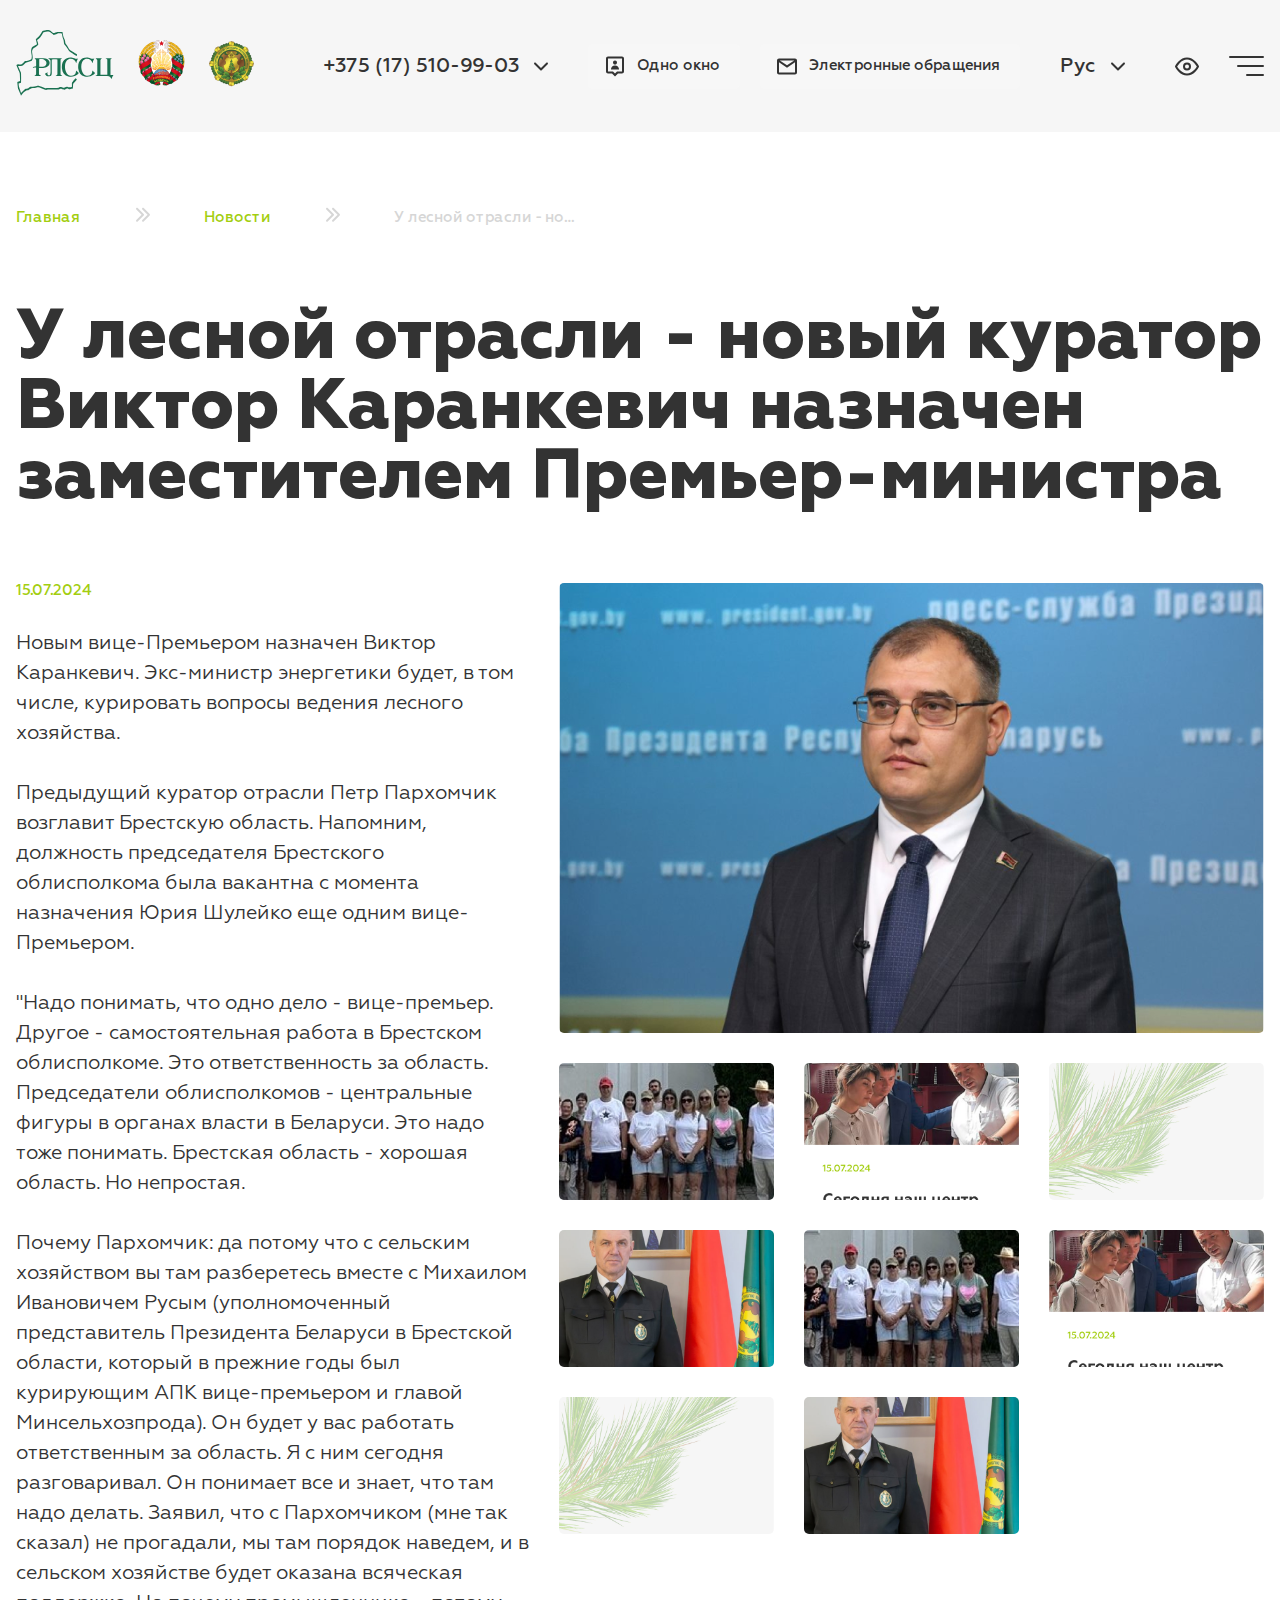
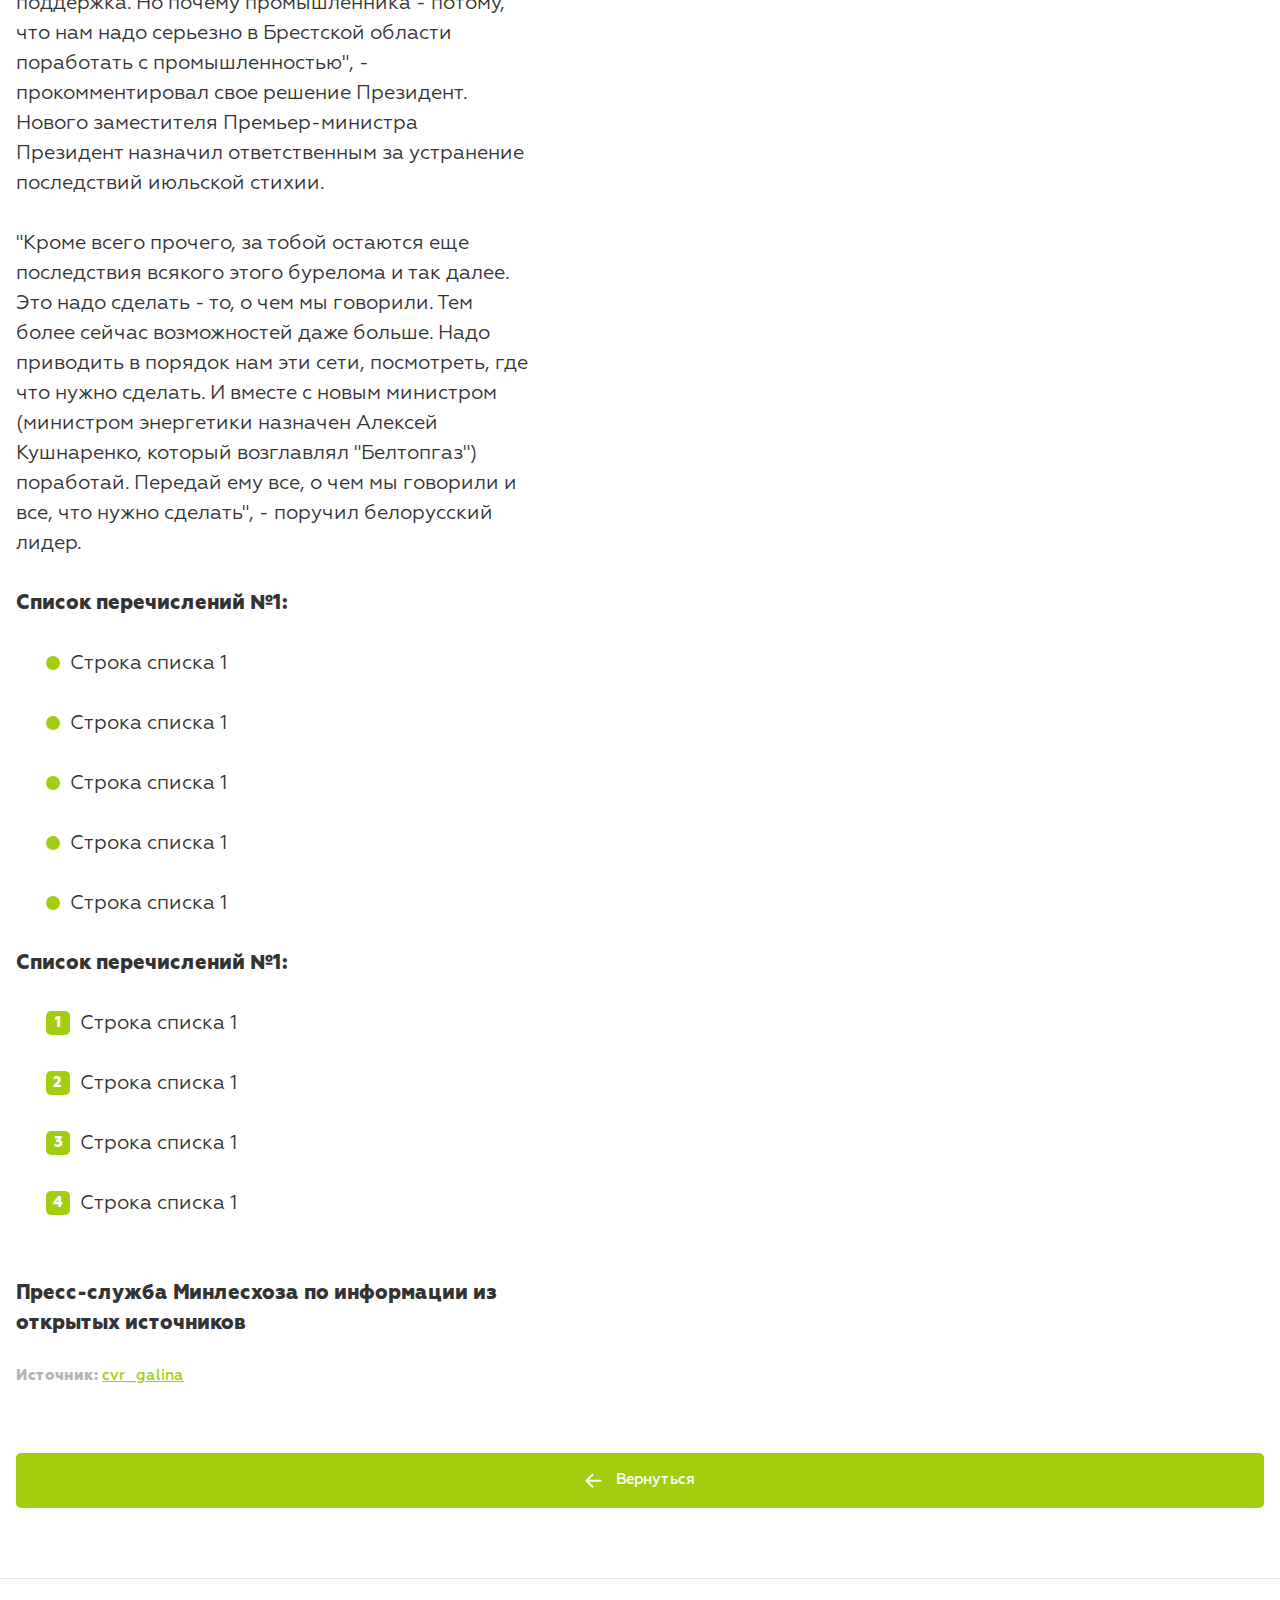
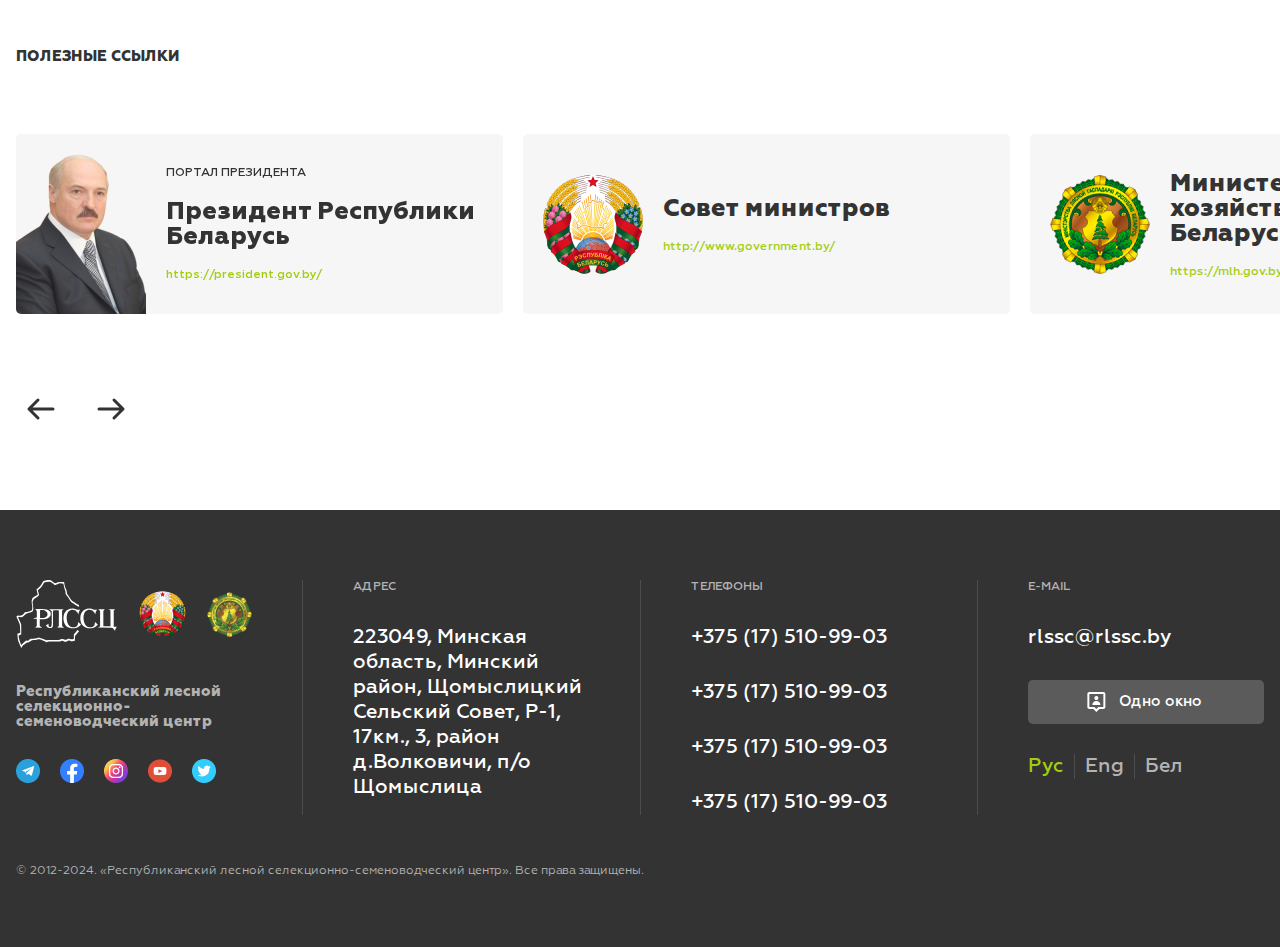
<file: src/pages/news-single.html>
<!doctype html>
<html lang="en">
<head>
    <meta charset="UTF-8">
    <meta name="viewport"
          content="width=device-width, user-scalable=no, initial-scale=1.0, maximum-scale=1.0, minimum-scale=1.0">
    <meta http-equiv="X-UA-Compatible" content="ie=edge">
    <script src="https://cdn.jsdelivr.net/npm/@fancyapps/ui@5.0/dist/fancybox/fancybox.umd.js"></script>
    <link
            rel="stylesheet"
            href="https://cdn.jsdelivr.net/npm/@fancyapps/ui@5.0/dist/fancybox/fancybox.css"
    />
    <link rel="stylesheet" href="../../swiper-bundle.min.css">
    <link rel="stylesheet" href="../../style.css">
    <title>Catalog</title>
</head>
<body>
<header class="header page-header">
    <div class="content">
        <div class="logo-inner">
            <div class="logos">
                <a href="#">
                    <svg xmlns="http://www.w3.org/2000/svg" width="98" height="66" viewBox="0 0 98 66" fill="none">
                        <path fill-rule="evenodd" clip-rule="evenodd" d="M21.0933 10.018C23.8184 8.05729 25.088 6.5468 26.7027 3.47162C26.9826 2.93862 27.0875 2.29981 27.755 2.15777C31.4563 1.37001 32.8271 1.1913 35.3237 3.11832C38.3214 5.4322 36.7683 5.51553 41.6066 3.49573C42.5439 3.10441 42.4855 3.17682 43.6428 3.29105C44.3123 3.35716 45.2053 3.30371 45.7753 3.52382C46.0816 4.04057 46.3494 6.57717 46.6331 7.44879C47.7556 10.8976 47.657 9.53149 47.9811 13.1582C48.0533 13.9662 48.3871 14.2329 48.7644 14.6515C50.5444 16.6268 51.2728 17.9903 52.6025 20.2574C53.2299 21.327 54.0123 21.7978 55.0801 22.4485C56.2792 23.1794 59.8142 25.5833 60.9088 25.9684L60.9129 24.0974C60.0212 23.8313 56.1635 21.3351 55.1042 20.6883C53.8024 19.8934 53.5561 19.7479 52.7736 18.4664C52.176 17.4878 51.6878 16.5643 51.0625 15.6134C49.1689 12.7339 49.5202 14.4153 49.0541 10.7952C48.8813 9.45311 47.5497 7.75636 47.1652 5.83407C46.914 4.57861 46.6786 3.26743 46.4916 1.95809C45.8051 1.86509 42.0843 1.86416 41.5128 1.9903C40.5402 2.20492 38.4299 3.02891 37.6093 3.09382C37.1382 3.13114 37.0737 2.95139 36.7561 2.66409L34.7086 1.01769C33.7917 0.278824 32.1977 -0.169428 30.681 0.0605103C30.1959 0.13406 26.8843 0.801331 26.5591 0.945986C26.2366 1.08945 24.9171 3.54957 24.6387 4.02786C23.9993 5.126 23.2952 6.11903 22.4967 6.87229C21.7249 7.6003 20.4582 8.42276 19.8199 9.17613L21.0305 14.1927C20.4968 14.398 19.8799 14.8637 19.3224 15.2049C16.4541 16.9601 15.9823 16.6512 15.3086 19.3354C14.905 20.9435 15.2808 22.5496 15.5111 24.1858C15.6439 25.1303 15.8086 25.6197 15.7574 26.6382C15.7363 27.0555 15.5755 28.6069 15.4624 28.9352C15.2753 29.4786 12.4802 30.475 11.7444 30.6267C10.9492 30.7907 10.1983 30.8784 9.36381 30.9716C8.49313 31.0687 8.31405 31.6551 7.83773 32.1618C6.97625 33.0783 6.33266 34.0961 4.67628 34.4274C2.79374 34.804 2.44538 33.3151 0.40918 35.0957C0.573778 36.1458 2.7362 40.7183 3.28215 42.031C3.99203 43.7379 3.85536 44.3467 3.91915 46.2673C3.97211 47.8609 4.08266 49.4794 4.08685 51.0809L1.2988 51.9871C1.38866 53.2883 1.53007 54.6798 1.68291 55.987C1.89367 57.7898 1.79531 58.0735 2.44446 59.5685C3.06638 61.0007 4.63317 64.447 4.9935 65.7269L5.51016 65.0834C5.87011 64.4883 6.29141 63.5862 6.82325 63.1469C7.63095 62.4797 8.45634 61.9173 9.24727 61.3323C11.4157 59.7286 10.5778 60.7667 12.275 60.1272C12.8875 59.8963 14.2688 58.9664 14.9467 58.5628C15.8299 58.0367 17.6409 58.1384 18.8207 58.0546C20.2606 57.9523 21.0943 57.3538 22.3017 57.3487C23.5186 57.3436 27.2015 59.0785 28.5017 59.6101C30.7392 60.5249 29.687 59.8972 31.6922 59.5578C32.7624 59.3767 38.5728 59.5308 40.1252 59.5308C41.8447 59.5308 42.2993 59.7517 43.8337 58.9731C44.6865 58.5404 44.4978 58.5477 45.4367 58.8704C48.5786 59.9503 47.9105 60.0579 50.0369 58.9892C51.8035 58.1014 51.5804 58.7171 53.2152 59.1319C54.178 59.3761 55.8773 58.7926 56.834 58.6057C56.9489 57.5839 56.9809 56.4844 57.0589 55.4803C57.1918 53.7722 56.9475 54.0784 57.891 53.045C58.4841 52.3953 60.5184 50.1342 60.8914 49.491L59.6882 48.3214C59.2776 48.5739 57.229 51.0664 56.7236 51.6611C55.8666 52.6694 55.9009 52.2766 55.9018 53.9681C55.9021 54.6938 56.0047 56.4581 55.8267 57.0483C54.5119 57.2196 53.5524 57.5191 52.2742 57.133C50.6155 56.6318 50.6719 56.4856 49.1486 57.3323C48.6753 57.5954 48.304 57.9738 47.6576 57.8666C45.1265 57.4469 45.3471 56.5802 42.9026 57.6015C42.089 57.9414 42.2439 57.9678 41.2139 57.9605C38.7638 57.9431 33.2206 57.8377 31.2108 57.9659C29.1524 58.0972 30.1987 58.5345 28.1176 57.7061C20.2239 54.564 22.6233 56.102 18.6218 56.4794C17.3669 56.5978 16.0894 56.6283 14.7952 56.6687C13.9412 56.6953 13.8554 56.9825 13.4008 57.3424C13.0477 57.6221 12.6377 57.9656 12.3419 58.2375C11.4875 59.0228 9.95634 58.4148 9.07391 58.9936C8.98649 59.0509 8.28101 59.7893 8.04065 60.0185L6.02856 61.9165C5.69495 62.2593 5.45878 62.6376 5.01092 62.8814C4.13056 59.9053 2.59839 57.1147 2.57683 53.5687L5.03493 52.6775C5.10868 51.5242 5.15767 43.3448 4.97287 42.7409L2.67018 37.5534C2.35563 36.9234 1.94391 36.6591 2.2785 35.9457C3.13219 35.7279 3.9775 36.1339 5.01103 36.0396C6.75733 35.8803 7.60401 34.7596 8.70552 33.6739C9.33316 33.0553 9.58774 32.646 10.4685 32.3997C12.0194 31.9663 13.6079 31.4681 15.1036 30.9549C16.2524 30.5607 16.0144 30.2459 16.4596 29.2572C17.3381 27.3058 15.8025 22.4329 16.1089 20.9034C16.2079 20.4088 16.7953 19.0792 17.0425 18.7799C17.3635 18.3913 18.3651 17.7795 18.7807 17.4851C19.4032 17.0442 19.9734 16.6495 20.562 16.2247C21.0821 15.8493 21.912 15.3608 22.1621 14.7784C22.5656 13.8387 21.2836 11.1504 21.0933 10.018ZM79.0484 43.0134C78.8245 42.5811 76.6946 40.7575 76.3295 40.533C76.2152 42.6342 75.9994 43.9401 74.6976 44.8678C73.4613 45.7487 71.4303 46.0676 69.7426 45.4459C64.2826 43.4345 63.6088 30.8888 68.9194 29.128C72.6027 27.9068 75.947 30.4627 76.5156 33.3064C76.7241 32.9761 76.7689 32.3651 76.8652 31.9469C77.2835 30.1301 77.9392 29.5921 78.2843 28.4847C75.9857 29.4707 74.8775 28.1101 72.5728 27.7499C66.2207 26.757 61.441 30.8133 62.2406 38.5399C62.6722 42.7103 64.7746 45.5515 68.6615 46.4395C71.5759 47.1054 74.9358 46.5858 77.2902 44.8541C77.8895 44.4133 78.7176 43.6458 79.0484 43.0134ZM62.7451 43.0134C62.5627 42.5736 60.3872 40.7736 60.0243 40.5279C59.9106 42.6698 59.7429 43.9033 58.3971 44.8679C57.1484 45.7629 55.1369 46.0393 53.44 45.4496C48.0815 43.5874 47.2273 30.9037 52.6229 29.1303C56.2526 27.9372 59.6388 30.4273 60.2064 33.3098C60.4133 33.0093 60.5754 31.6363 60.9438 30.6986C61.2365 29.9538 61.7564 29.1706 61.9835 28.4776C59.8393 29.4305 58.3402 28.0611 56.2668 27.7499C49.7502 26.7718 45.1664 30.9189 45.9371 38.5108C46.3683 42.7582 48.5294 45.5832 52.3505 46.4342C54.4406 46.8997 56.807 46.7257 58.6419 46.0988C60.1881 45.5706 62.2132 44.1759 62.7451 43.0134ZM31.6526 42.3422L28.9509 43.7913C29.1065 44.3015 29.9701 45.3003 30.3292 45.6319C30.945 46.2004 31.94 46.3163 32.9521 46.3289C35.5657 46.3614 35.7879 44.8856 35.7892 42.4711C35.7901 40.7454 35.6699 30.1717 35.8502 29.4217C38.0206 29.1802 39.2393 28.9569 41.4031 29.4577C41.508 33.8264 41.4041 38.6606 41.4144 43.1219C41.417 44.2305 41.6194 44.3398 40.9121 44.8812C40.6178 45.1065 39.8227 45.7178 39.6662 46.0302L46.3213 46.0366C46.096 45.6396 44.9921 44.8658 44.5664 44.4235L44.5509 29.4556L46.0463 28.2127L32.1289 28.1892C32.6253 28.9867 34.5088 29.4969 34.5411 30.5304L34.5336 38.7834C34.5336 40.5412 34.7969 43.5792 34.0253 44.8467C33.5238 45.6707 32.4617 45.5169 31.8713 44.8554C31.0446 43.929 31.4302 43.431 31.6526 42.3422ZM23.2456 30.1064C23.2456 28.8702 23.6072 29.0935 24.8008 29.1034C25.3623 29.108 26.6697 29.0752 27.1488 29.1879C28.1585 29.4254 29.4976 30.5945 29.9198 31.2823C31.5141 33.8799 29.4556 36.6444 26.6485 36.6488L23.2528 36.6427L23.2456 30.1064ZM20.0683 36.3318C18.6693 36.5082 17.1439 36.7828 16.7371 37.8463C17.8607 37.765 17.8418 37.3281 20.0927 37.6216L20.1079 43.9991C20.0901 44.7432 19.4618 45.0562 18.2923 46.0145L25.3351 46.0656L22.9702 44.5001L22.9382 37.9206C26.2186 37.7614 28.0054 38.2734 30.768 36.9377C32.6413 36.032 34.4346 33.9674 33.2762 31.1954C32.5053 29.3507 30.1817 28.2084 27.5204 28.1864C24.6672 28.1628 21.4633 28.0756 18.6412 28.2041C18.7849 28.6407 19.4772 29.1153 19.7607 29.3891C20.2864 29.8968 20.1001 30.6442 20.1 31.5164C20.0999 32.8538 20.233 35.1047 20.0683 36.3318ZM91.2881 29.4556L91.3187 44.7543L84.4552 44.7605L84.4377 30.2148C84.4374 29.2404 85.46 29.0059 85.8396 28.2177L79.6094 28.2063C79.8607 28.6595 80.2179 28.8515 80.5524 29.1359C80.9064 29.4368 81.293 29.5295 81.293 30.2148L81.2866 44.7489C80.5662 45.3585 79.7492 45.4359 79.2502 46.0309L91.0976 46.0423C94.0714 46.042 94.6524 47.5624 95.6204 49.0078C95.7119 48.8939 95.6817 48.9557 95.7623 48.7673C95.948 48.333 95.9672 47.7041 96.3807 46.8733C96.6934 46.2453 97.3395 45.5501 97.492 45.0895L94.4803 45.0805L94.4622 29.8894C94.4626 29.264 94.7921 29.1685 95.1179 28.9117C95.3428 28.7345 95.765 28.3313 95.9327 28.2197L89.5303 28.2017C89.6667 28.2875 91.0753 29.2851 91.2881 29.4556Z" fill="#1A7151"/>
                    </svg>
                </a>
                <a href="#">
                    <img src="../images/header-image-.png" alt="image">
                </a>
                <a href="#">
                    <img src="../images/header-image-2.png" alt="image">
                </a>
            </div>
        </div>
        <div class="header-inner">
            <div class="services-wrap phones">
                <div class="services">
                    <p data-current="0">+375 (17) 510-99-03</p>
                </div>
                <ul class="services-list">
                    <li data-value="0">+375 (17) 510-99-03</li>
                    <li data-value="1">+375 (17) 510-99-04</li>
                    <li data-value="2">+375 (17) 510-99-05</li>
                </ul>
            </div>
            <div class="window">
                <svg xmlns="http://www.w3.org/2000/svg" width="24" height="25" viewBox="0 0 24 25" fill="none">
                    <path d="M12 22.5L9 19.5H5C3.89543 19.5 3 18.6046 3 17.5V4.5C3 3.39543 3.89543 2.5 5 2.5H19C20.1046 2.5 21 3.39543 21 4.5V17.5C21 18.6046 20.1046 19.5 19 19.5H15L12 22.5ZM5 4.5V17.5H10L12 19.5L14 17.5H19V4.5H5ZM16 15.486H8V15.1C8.11835 13.0051 9.90424 11.3978 12 11.5C14.0958 11.3978 15.8816 13.0051 16 15.1V15.485V15.486ZM12 10.5C11.4641 10.5186 10.9445 10.3139 10.5653 9.93471C10.1861 9.55553 9.98138 9.03593 10 8.5C9.98168 7.96416 10.1865 7.44474 10.5656 7.06562C10.9447 6.6865 11.4642 6.48168 12 6.5C12.5358 6.48168 13.0553 6.6865 13.4344 7.06562C13.8135 7.44474 14.0183 7.96416 14 8.5C14.0186 9.03593 13.8139 9.55553 13.4347 9.93471C13.0555 10.3139 12.5359 10.5186 12 10.5Z" fill="#333333"/>
                </svg>
                <span>Одно окно</span>
            </div>
            <div class="mailer">
                <svg xmlns="http://www.w3.org/2000/svg" width="24" height="25" viewBox="0 0 24 25" fill="none">
                    <path d="M20 20.5H4C2.89543 20.5 2 19.6046 2 18.5V6.413C2.04661 5.34255 2.92853 4.49899 4 4.5H20C21.1046 4.5 22 5.39543 22 6.5V18.5C22 19.6046 21.1046 20.5 20 20.5ZM4 8.368V18.5H20V8.368L12 13.7L4 8.368ZM4.8 6.5L12 11.3L19.2 6.5H4.8Z" fill="#333333"/>
                </svg>
                <span>Электронные обращения</span>
            </div>
            <div class="services-wrap lang">
                <div class="services">
                    <p data-current="0">Рус</p>
                </div>
                <ul class="services-list">
                    <li data-value="0">Рус</li>
                    <li data-value="1">Eng</li>
                    <li data-value="2">Бел</li>
                </ul>
            </div>
            <button class="eye">
                <svg xmlns="http://www.w3.org/2000/svg" width="24" height="25" viewBox="0 0 24 25" fill="none">
                    <path d="M1 12.5C1 12.5 5 4.5 12 4.5C19 4.5 23 12.5 23 12.5C23 12.5 19 20.5 12 20.5C5 20.5 1 12.5 1 12.5Z" stroke="#333333" stroke-width="2" stroke-linecap="round" stroke-linejoin="round"/>
                    <path d="M12 15.5C13.6569 15.5 15 14.1569 15 12.5C15 10.8431 13.6569 9.5 12 9.5C10.3431 9.5 9 10.8431 9 12.5C9 14.1569 10.3431 15.5 12 15.5Z" stroke="#333333" stroke-width="2" stroke-linecap="round" stroke-linejoin="round"/>
                </svg>
            </button>
            <div class="burger-btn">
                <span></span>
                <span></span>
                <span></span>
            </div>
        </div>

    </div>
</header>
<div class="header-menu">
    <div class="content">
        <div class="row">
            <div class="header-menu-inner">
                <div class="services-wrap phones">
                    <div class="services">
                        <p data-current="0">+375 (17) 510-99-03</p>
                    </div>
                    <ul class="services-list">
                        <li data-value="0">+375 (17) 510-99-03</li>
                        <li data-value="1">+375 (17) 510-99-04</li>
                        <li data-value="2">+375 (17) 510-99-05</li>
                    </ul>
                </div>
                <div class="window">
                    <svg xmlns="http://www.w3.org/2000/svg" width="24" height="25" viewBox="0 0 24 25" fill="none">
                        <path d="M12 22.5L9 19.5H5C3.89543 19.5 3 18.6046 3 17.5V4.5C3 3.39543 3.89543 2.5 5 2.5H19C20.1046 2.5 21 3.39543 21 4.5V17.5C21 18.6046 20.1046 19.5 19 19.5H15L12 22.5ZM5 4.5V17.5H10L12 19.5L14 17.5H19V4.5H5ZM16 15.486H8V15.1C8.11835 13.0051 9.90424 11.3978 12 11.5C14.0958 11.3978 15.8816 13.0051 16 15.1V15.485V15.486ZM12 10.5C11.4641 10.5186 10.9445 10.3139 10.5653 9.93471C10.1861 9.55553 9.98138 9.03593 10 8.5C9.98168 7.96416 10.1865 7.44474 10.5656 7.06562C10.9447 6.6865 11.4642 6.48168 12 6.5C12.5358 6.48168 13.0553 6.6865 13.4344 7.06562C13.8135 7.44474 14.0183 7.96416 14 8.5C14.0186 9.03593 13.8139 9.55553 13.4347 9.93471C13.0555 10.3139 12.5359 10.5186 12 10.5Z" fill="white"/>
                    </svg>
                    <span>Одно окно</span>
                </div>
                <div class="services-wrap lang">
                    <div class="services">
                        <p data-current="0">Рус</p>
                    </div>
                    <ul class="services-list">
                        <li data-value="0">Рус</li>
                        <li data-value="1">Eng</li>
                        <li data-value="2">Бел</li>
                    </ul>
                </div>
                <button class="eye">
                    <svg xmlns="http://www.w3.org/2000/svg" width="24" height="25" viewBox="0 0 24 25" fill="none">
                        <path d="M1 12.5C1 12.5 5 4.5 12 4.5C19 4.5 23 12.5 23 12.5C23 12.5 19 20.5 12 20.5C5 20.5 1 12.5 1 12.5Z" stroke="white" stroke-width="2" stroke-linecap="round" stroke-linejoin="round"/>
                        <path d="M12 15.5C13.6569 15.5 15 14.1569 15 12.5C15 10.8431 13.6569 9.5 12 9.5C10.3431 9.5 9 10.8431 9 12.5C9 14.1569 10.3431 15.5 12 15.5Z" stroke="white" stroke-width="2" stroke-linecap="round" stroke-linejoin="round"/>
                    </svg>
                </button>
                <div class="burger-btn-close">
                    <svg xmlns="http://www.w3.org/2000/svg" width="35" height="35" viewBox="0 0 35 35" fill="none">
                        <rect x="4" y="29" width="35" height="3" rx="1.5" transform="rotate(-45 4 29)" fill="white"/>
                        <rect x="16" y="16" width="3" height="3" rx="1.5" fill="white"/>
                        <rect x="7" y="4" width="35" height="3" rx="1.5" transform="rotate(45 7 4)" fill="white"/>
                    </svg>
                </div>
            </div>
            <div class="menu-container">
                <ul class="navigation">
                    <li>
                        <a href="#" class="dropdown-link">
                            О центре
                            <svg xmlns="http://www.w3.org/2000/svg" width="50" height="51" viewBox="0 0 50 51" fill="none">
                                <path d="M37 25.5L13 25.5M37 25.5L28 16.5M37 25.5L28 34.5" stroke="white" stroke-opacity="1" stroke-width="3" stroke-linecap="round" stroke-linejoin="round"/>
                            </svg>
                        </a>
                    </li>
                    <li>
                        <a href="#" class="dropdown-link">
                            Структура
                            <svg xmlns="http://www.w3.org/2000/svg" width="50" height="51" viewBox="0 0 50 51" fill="none">
                                <path d="M37 25.5L13 25.5M37 25.5L28 16.5M37 25.5L28 34.5" stroke="white" stroke-opacity="1" stroke-width="3" stroke-linecap="round" stroke-linejoin="round"/>
                            </svg>
                        </a>
                    </li>
                    <li>
                        <a href="#" class="dropdown-link">
                            Каталог продукции
                            <svg xmlns="http://www.w3.org/2000/svg" width="50" height="51" viewBox="0 0 50 51" fill="none">
                                <path d="M37 25.5L13 25.5M37 25.5L28 16.5M37 25.5L28 34.5" stroke="white" stroke-opacity="1" stroke-width="3" stroke-linecap="round" stroke-linejoin="round"/>
                            </svg>
                        </a>
                    </li>
                    <li>
                        <a href="#">Услуги и цены</a>
                    </li>
                    <li>
                        <a href="#">Новости</a>
                    </li>
                    <li>
                        <a href="#">Контакты</a>
                    </li>
                    <li>
                        <a href="#">Услуги и цены</a>
                    </li>
                    <li>
                        <a href="#">Новости</a>
                    </li>
                    <li>
                        <a href="#">Контакты</a>
                    </li>
                </ul>
                <div class="dropdown-column">
                    <ul class="dropdown-menu">
                        <li><a href="#">Пункт 2</a></li>
                        <li><a href="#">Пункт 2</a></li>
                        <li><a href="#">Пункт 2</a></li>
                        <li><a href="#">Пункт 2</a></li>
                        <li><a href="#">Пункт 2</a></li>
                    </ul>
                    <ul class="dropdown-menu">
                        <li><a href="#">Научно-исследовательский отдел</a></li>
                        <li><a href="#">Сектор лесного семеноводства и лесовосстановления</a></li>
                        <li><a href="#">Центральная аналитическая лаборатория</a></li>
                    </ul>
                    <ul class="dropdown-menu">
                        <li><a href="#">Пункт 3</a></li>
                        <li><a href="#">Пункт 3</a></li>
                        <li><a href="#">Пункт 3</a></li>
                        <li><a href="#">Пункт 3</a></li>
                        <li><a href="#">Пункт 3</a></li>
                        <li><a href="#">Пункт 3</a></li>
                        <li><a href="#">Пункт 3</a></li>
                    </ul>
                </div>
                <div class="banner">
                    <div class="banner-row">
                        <p>Административная
                            процедура</p>
                        <span>6.5.1</span>
                    </div>
                    <p class="title">Получение удостоверений о качестве семян лесных растений</p>
                    <button type="button" class="transparent-btn">
                        <span>Подробнее</span>
                        <svg xmlns="http://www.w3.org/2000/svg" width="24" height="24" viewBox="0 0 24 24" fill="none">
                            <path d="M17 12L7 12M17 12L13 16M17 12L13 8" stroke="white" stroke-width="1.5" stroke-linecap="round" stroke-linejoin="round"/>
                        </svg>
                    </button>
                    <button class="white-btn" type="button">
                        <span>Подать заявление</span>
                    </button>
                </div>
            </div>
        </div>
        <div class="mobile-inner">
            <div class="header-menu-inner">
                <div class="services-wrap phones">
                    <div class="services">
                        <p data-current="0">+375 (17) 510-99-03</p>
                    </div>
                    <ul class="services-list">
                        <li data-value="0">+375 (17) 510-99-03</li>
                        <li data-value="1">+375 (17) 510-99-04</li>
                        <li data-value="2">+375 (17) 510-99-05</li>
                    </ul>
                </div>
                <div class="window">
                    <svg xmlns="http://www.w3.org/2000/svg" width="24" height="25" viewBox="0 0 24 25" fill="none">
                        <path d="M12 22.5L9 19.5H5C3.89543 19.5 3 18.6046 3 17.5V4.5C3 3.39543 3.89543 2.5 5 2.5H19C20.1046 2.5 21 3.39543 21 4.5V17.5C21 18.6046 20.1046 19.5 19 19.5H15L12 22.5ZM5 4.5V17.5H10L12 19.5L14 17.5H19V4.5H5ZM16 15.486H8V15.1C8.11835 13.0051 9.90424 11.3978 12 11.5C14.0958 11.3978 15.8816 13.0051 16 15.1V15.485V15.486ZM12 10.5C11.4641 10.5186 10.9445 10.3139 10.5653 9.93471C10.1861 9.55553 9.98138 9.03593 10 8.5C9.98168 7.96416 10.1865 7.44474 10.5656 7.06562C10.9447 6.6865 11.4642 6.48168 12 6.5C12.5358 6.48168 13.0553 6.6865 13.4344 7.06562C13.8135 7.44474 14.0183 7.96416 14 8.5C14.0186 9.03593 13.8139 9.55553 13.4347 9.93471C13.0555 10.3139 12.5359 10.5186 12 10.5Z" fill="white"/>
                    </svg>
                    <span>Одно окно</span>
                </div>
                <div class="services-wrap lang">
                    <div class="services">
                        <p data-current="0">Рус</p>
                    </div>
                    <ul class="services-list">
                        <li data-value="0">Рус</li>
                        <li data-value="1">Eng</li>
                        <li data-value="2">Бел</li>
                    </ul>
                </div>
                <button class="eye">
                    <svg xmlns="http://www.w3.org/2000/svg" width="24" height="25" viewBox="0 0 24 25" fill="none">
                        <path d="M1 12.5C1 12.5 5 4.5 12 4.5C19 4.5 23 12.5 23 12.5C23 12.5 19 20.5 12 20.5C5 20.5 1 12.5 1 12.5Z" stroke="white" stroke-width="2" stroke-linecap="round" stroke-linejoin="round"/>
                        <path d="M12 15.5C13.6569 15.5 15 14.1569 15 12.5C15 10.8431 13.6569 9.5 12 9.5C10.3431 9.5 9 10.8431 9 12.5C9 14.1569 10.3431 15.5 12 15.5Z" stroke="white" stroke-width="2" stroke-linecap="round" stroke-linejoin="round"/>
                    </svg>
                </button>
                <div class="burger-btn-close">
                    <svg xmlns="http://www.w3.org/2000/svg" width="35" height="35" viewBox="0 0 35 35" fill="none">
                        <rect x="4" y="29" width="35" height="3" rx="1.5" transform="rotate(-45 4 29)" fill="white"/>
                        <rect x="16" y="16" width="3" height="3" rx="1.5" fill="white"/>
                        <rect x="7" y="4" width="35" height="3" rx="1.5" transform="rotate(45 7 4)" fill="white"/>
                    </svg>
                </div>
            </div>
            <ul class="navigation">
                <li class="header-mobile-dropdown">
                    <a href="#" class="dropdown-link">
                        О центре
                    </a>
                    <ul class="dropdown-menu">
                        <li><a href="#">Пункт 2</a></li>
                        <li><a href="#">Пункт 2</a></li>
                        <li><a href="#">Пункт 2</a></li>
                        <li><a href="#">Пункт 2</a></li>
                        <li><a href="#">Пункт 2</a></li>
                    </ul>
                </li>
                <li class="header-mobile-dropdown">
                    <a href="#" class="dropdown-link">
                        Структура
                    </a>
                    <ul class="dropdown-menu">
                        <li><a href="#">Научно-исследовательский отдел</a></li>
                        <li><a href="#">Сектор лесного семеноводства и лесовосстановления</a></li>
                        <li><a href="#">Центральная аналитическая лаборатория</a></li>
                    </ul>
                </li>
                <li class="header-mobile-dropdown">
                    <a href="#" class="dropdown-link">
                        Каталог продукции
                    </a>
                    <ul class="dropdown-menu">
                        <li><a href="#">Пункт 3</a></li>
                        <li><a href="#">Пункт 3</a></li>
                        <li><a href="#">Пункт 3</a></li>
                        <li><a href="#">Пункт 3</a></li>
                        <li><a href="#">Пункт 3</a></li>
                        <li><a href="#">Пункт 3</a></li>
                        <li><a href="#">Пункт 3</a></li>
                    </ul>
                </li>
                <li>
                    <a href="#">Услуги и цены</a>
                </li>
                <li>
                    <a href="#">Новости</a>
                </li>
                <li>
                    <a href="#">Контакты</a>
                </li>
                <li>
                    <a href="#">Услуги и цены</a>
                </li>
                <li>
                    <a href="#">Новости</a>
                </li>
                <li>
                    <a href="#">Контакты</a>
                </li>
            </ul>
            <div class="mobile-controls">
                <div class="services-wrap phones">
                    <div class="services">
                        <p data-current="0">+375 (17) 510-99-03</p>
                    </div>
                    <ul class="services-list">
                        <li data-value="0">+375 (17) 510-99-03</li>
                        <li data-value="1">+375 (17) 510-99-04</li>
                        <li data-value="2">+375 (17) 510-99-05</li>
                    </ul>
                </div>
                <div class="window">
                    <svg xmlns="http://www.w3.org/2000/svg" width="24" height="25" viewBox="0 0 24 25" fill="none">
                        <path d="M12 22.5L9 19.5H5C3.89543 19.5 3 18.6046 3 17.5V4.5C3 3.39543 3.89543 2.5 5 2.5H19C20.1046 2.5 21 3.39543 21 4.5V17.5C21 18.6046 20.1046 19.5 19 19.5H15L12 22.5ZM5 4.5V17.5H10L12 19.5L14 17.5H19V4.5H5ZM16 15.486H8V15.1C8.11835 13.0051 9.90424 11.3978 12 11.5C14.0958 11.3978 15.8816 13.0051 16 15.1V15.485V15.486ZM12 10.5C11.4641 10.5186 10.9445 10.3139 10.5653 9.93471C10.1861 9.55553 9.98138 9.03593 10 8.5C9.98168 7.96416 10.1865 7.44474 10.5656 7.06562C10.9447 6.6865 11.4642 6.48168 12 6.5C12.5358 6.48168 13.0553 6.6865 13.4344 7.06562C13.8135 7.44474 14.0183 7.96416 14 8.5C14.0186 9.03593 13.8139 9.55553 13.4347 9.93471C13.0555 10.3139 12.5359 10.5186 12 10.5Z" fill="white"/>
                    </svg>
                    <span>Одно окно</span>
                </div>
                <div class="services-wrap lang">
                    <div class="services">
                        <p data-current="0">Рус</p>
                    </div>
                    <ul class="services-list">
                        <li data-value="0">Рус</li>
                        <li data-value="1">Eng</li>
                        <li data-value="2">Бел</li>
                    </ul>
                </div>
                <button class="eye">
                    <svg xmlns="http://www.w3.org/2000/svg" width="24" height="25" viewBox="0 0 24 25" fill="none">
                        <path d="M1 12.5C1 12.5 5 4.5 12 4.5C19 4.5 23 12.5 23 12.5C23 12.5 19 20.5 12 20.5C5 20.5 1 12.5 1 12.5Z" stroke="white" stroke-width="2" stroke-linecap="round" stroke-linejoin="round"/>
                        <path d="M12 15.5C13.6569 15.5 15 14.1569 15 12.5C15 10.8431 13.6569 9.5 12 9.5C10.3431 9.5 9 10.8431 9 12.5C9 14.1569 10.3431 15.5 12 15.5Z" stroke="white" stroke-width="2" stroke-linecap="round" stroke-linejoin="round"/>
                    </svg>
                </button>
            </div>
            <div class="banner">
                <div class="banner-row">
                    <p>Административная
                        процедура</p>
                    <span>6.5.1</span>
                </div>
                <p class="title">Получение удостоверений о качестве семян лесных растений</p>
                <button type="button" class="transparent-btn">
                    <span>Подробнее</span>
                    <svg xmlns="http://www.w3.org/2000/svg" width="24" height="24" viewBox="0 0 24 24" fill="none">
                        <path d="M17 12L7 12M17 12L13 16M17 12L13 8" stroke="white" stroke-width="1.5" stroke-linecap="round" stroke-linejoin="round"/>
                    </svg>
                </button>
                <button class="white-btn" type="button">
                    <span>Подать заявление</span>
                </button>
            </div>
        </div>
    </div>
</div>
<div class="timing-modal">
    <div class="timing-modal-body">
        <div class="close-btn">
            <svg xmlns="http://www.w3.org/2000/svg" width="24" height="24" viewBox="0 0 24 24" fill="none">
                <path d="M5.29289 5.29289C5.68342 4.90237 6.31658 4.90237 6.70711 5.29289L12 10.5858L17.2929 5.29289C17.6834 4.90237 18.3166 4.90237 18.7071 5.29289C19.0976 5.68342 19.0976 6.31658 18.7071 6.70711L13.4142 12L18.7071 17.2929C19.0976 17.6834 19.0976 18.3166 18.7071 18.7071C18.3166 19.0976 17.6834 19.0976 17.2929 18.7071L12 13.4142L6.70711 18.7071C6.31658 19.0976 5.68342 19.0976 5.29289 18.7071C4.90237 18.3166 4.90237 17.6834 5.29289 17.2929L10.5858 12L5.29289 6.70711C4.90237 6.31658 4.90237 5.68342 5.29289 5.29289Z" fill="#A3CE10"/>
            </svg>
        </div>
        <div class="inner">
            <div class="col">
                <p class="title">
                    Режим работы торгового павильона
                </p>
                <div class="timing-block">
                    <p>ПОНЕДЕЛЬНИК ВТОРНИК:</p>
                    <span>Выходные дни</span>
                </div>
                <div class="timing-block">
                    <p>СРЕДА-ПЯТНИЦА:</p>
                    <span>09:00 - 19:00 <br>
Обед: 13:00 - 14:00</span>
                </div>
                <div class="timing-block">
                    <p>СУББОТА: </p>
                    <span>09:00 - 17:00 <br>
Обед: 13:00 - 14:00</span>
                </div>
                <div class="timing-block">
                    <p>Воскресенье: </p>
                    <span>09:00 - 15:00<br>
Без обеда</span>
                </div>
            </div>
            <div class="line"></div>
            <div class="col">
                <p class="title">Режим работы  центра</p>
                <div class="timing-block horisontal">
                    <p>ПН-ПТ:</p>
                    <span>08:30 - 17:00</span>
                </div>
                <div class="timing-block horisontal">
                    <p>ОБЕД: </p>
                    <span>13:00 - 13:30</span>
                </div>
                <div class="timing-block horisontal">
                    <p>СБ-ВС: </p>
                    <span>ВЫХОДНЫЕ</span>
                </div>
            </div>
        </div>
    </div>
</div>
<div class="overlay"></div>
<div class="breadcrumbs">
    <div class="content">
        <ul>
            <li>
                <a href="#">Главная</a>
            </li>
            <li>
                <svg xmlns="http://www.w3.org/2000/svg" width="24" height="25" viewBox="0 0 24 25" fill="none">
                    <path d="M12.2929 6.0198C12.6834 5.62927 13.3166 5.62927 13.7071 6.0198L19.7071 12.0198C20.0976 12.4103 20.0976 13.0435 19.7071 13.434L13.7071 19.434C13.3166 19.8245 12.6834 19.8245 12.2929 19.434C11.9024 19.0435 11.9024 18.4103 12.2929 18.0198L17.5858 12.7269L12.2929 7.43401C11.9024 7.04349 11.9024 6.41032 12.2929 6.0198ZM6.29289 6.0198C6.68342 5.62927 7.31658 5.62927 7.70711 6.0198L13.7071 12.0198C13.8946 12.2073 14 12.4617 14 12.7269C14 12.9921 13.8946 13.2465 13.7071 13.434L7.70711 19.434C7.31658 19.8245 6.68342 19.8245 6.29289 19.434C5.90237 19.0435 5.90237 18.4103 6.29289 18.0198L11.5858 12.7269L6.29289 7.43401C5.90237 7.04349 5.90237 6.41032 6.29289 6.0198Z"
                          fill="#D6D6D6"/>
                </svg>
            </li>
            <li>
                <a href="#">Новости</a>
            </li>
            <li>
                <svg xmlns="http://www.w3.org/2000/svg" width="24" height="25" viewBox="0 0 24 25" fill="none">
                    <path d="M12.2929 6.0198C12.6834 5.62927 13.3166 5.62927 13.7071 6.0198L19.7071 12.0198C20.0976 12.4103 20.0976 13.0435 19.7071 13.434L13.7071 19.434C13.3166 19.8245 12.6834 19.8245 12.2929 19.434C11.9024 19.0435 11.9024 18.4103 12.2929 18.0198L17.5858 12.7269L12.2929 7.43401C11.9024 7.04349 11.9024 6.41032 12.2929 6.0198ZM6.29289 6.0198C6.68342 5.62927 7.31658 5.62927 7.70711 6.0198L13.7071 12.0198C13.8946 12.2073 14 12.4617 14 12.7269C14 12.9921 13.8946 13.2465 13.7071 13.434L7.70711 19.434C7.31658 19.8245 6.68342 19.8245 6.29289 19.434C5.90237 19.0435 5.90237 18.4103 6.29289 18.0198L11.5858 12.7269L6.29289 7.43401C5.90237 7.04349 5.90237 6.41032 6.29289 6.0198Z"
                          fill="#D6D6D6"/>
                </svg>
            </li>
            <li>
                <a href="#">У лесной отрасли - новый куратор Виктор Каранкевич назначен заместителем
                    Премьер-министра</a>
            </li>
        </ul>
    </div>
</div>
<div class="news-single-container">
    <div class="content">
        <h1>У лесной отрасли - новый куратор Виктор Каранкевич назначен заместителем Премьер-министра</h1>
        <div class="news-single-inner">
            <div class="news-body">
                <span class="date">15.07.2024</span>
                <span>
                        Новым вице-Премьером назначен Виктор Каранкевич. Экс-министр энергетики будет, в том числе, курировать вопросы ведения лесного хозяйства.<br><br>
Предыдущий куратор отрасли Петр Пархомчик возглавит Брестскую область. Напомним, должность председателя Брестского облисполкома была вакантна с момента назначения Юрия Шулейко еще одним вице-Премьером.<br><br>
"Надо понимать, что одно дело - вице-премьер. Другое - самостоятельная работа в Брестском облисполкоме. Это ответственность за область. Председатели облисполкомов - центральные фигуры в органах власти в Беларуси. Это надо тоже понимать. Брестская область - хорошая область. Но непростая.<br><br>
Почему Пархомчик: да потому что с сельским хозяйством вы там разберетесь вместе с Михаилом Ивановичем Русым (уполномоченный представитель Президента Беларуси в Брестской области, который в прежние годы был курирующим АПК вице-премьером и главой Минсельхозпрода). Он будет у вас работать ответственным за область. Я с ним сегодня разговаривал. Он понимает все и знает, что там надо делать. Заявил, что с Пархомчиком (мне так сказал) не прогадали, мы там порядок наведем, и в сельском хозяйстве будет оказана всяческая поддержка. Но почему промышленника - потому, что нам надо серьезно в Брестской области поработать с промышленностью", - прокомментировал свое решение Президент.
Нового заместителя Премьер-министра Президент назначил ответственным за устранение последствий июльской стихии.<br><br>
"Кроме всего прочего, за тобой остаются еще последствия всякого этого бурелома и так далее. Это надо сделать - то, о чем мы говорили. Тем более сейчас возможностей даже больше. Надо приводить в порядок нам эти сети, посмотреть, где что нужно сделать. И вместе с новым министром (министром энергетики назначен Алексей Кушнаренко, который возглавлял "Белтопгаз") поработай. Передай ему все, о чем мы говорили и все, что нужно сделать", - поручил белорусский лидер.
                    </span>
                <p>Список перечислений №1:</p>
                <ul>
                    <li>Строка списка 1</li>
                    <li>Строка списка 1</li>
                    <li>Строка списка 1</li>
                    <li>Строка списка 1</li>
                    <li>Строка списка 1</li>
                </ul>
                <p>Список перечислений №1:</p>
                <ol>
                    <li>
                        <span class="num">1</span>
                        <p class="list-text">Строка списка 1</p>
                    </li>
                    <li>
                        <span class="num">2</span>
                        <p class="list-text">Строка списка 1</p>
                    </li>
                    <li>
                        <span class="num">3</span>
                        <p class="list-text">Строка списка 1</p>
                    </li>
                    <li>
                        <span class="num">4</span>
                        <p class="list-text">Строка списка 1</p>
                    </li>
                </ol>
                <div class="line"></div>
                <p>Пресс-служба Минлесхоза по информации из открытых источников</p>
                <p class="source">Источник: <span>cvr_galina</span></p>
            </div>
            <div class="news-images">
                <a href="../images/news-single-image.png" data-fancybox="gallery">
                    <img src="../images/news-single-image.png" alt="news-image">
                </a>
                <a href="../images/news1.png" data-fancybox="gallery">
                    <img src="../images/news1.png" alt="news-image">
                </a>
                <a href="../images/news2.png" data-fancybox="gallery">
                    <img src="../images/news2.png" alt="news-image">
                </a>
                <a href="../images/news3.png" data-fancybox="gallery">
                    <img src="../images/news3.png" alt="news-image">
                </a>
                <a href="../images/news4.png" data-fancybox="gallery">
                    <img src="../images/news4.png" alt="news-image">
                </a>
                <a href="../images/news1.png" data-fancybox="gallery">
                    <img src="../images/news1.png" alt="news-image">
                </a>
                <a href="../images/news2.png" data-fancybox="gallery">
                    <img src="../images/news2.png" alt="news-image">
                </a>
                <a href="../images/news3.png" data-fancybox="gallery">
                    <img src="../images/news3.png" alt="news-image">
                </a>
                <a href="../images/news4.png" data-fancybox="gallery">
                    <img src="../images/news4.png" alt="news-image">
                </a>
            </div>
        </div>
        <button class="green-btn full-width" type="button">
            <span>
                <svg xmlns="http://www.w3.org/2000/svg" width="25" height="25" viewBox="0 0 25 25" fill="none">
                  <path d="M12.2071 6.0197C12.5976 6.41022 12.5976 7.04339 12.2071 7.43391L7.91421 11.7268H19.5C20.0523 11.7268 20.5 12.1745 20.5 12.7268C20.5 13.2791 20.0523 13.7268 19.5 13.7268H7.91421L12.2071 18.0197C12.5976 18.4102 12.5976 19.0434 12.2071 19.4339C11.8166 19.8244 11.1834 19.8244 10.7929 19.4339L4.79289 13.4339C4.60536 13.2464 4.5 12.992 4.5 12.7268C4.5 12.4616 4.60536 12.2072 4.79289 12.0197L10.7929 6.0197C11.1834 5.62918 11.8166 5.62918 12.2071 6.0197Z" fill="white"/>
                </svg>
                Вернуться
            </span>
        </button>

    </div>
</div>

<div class="goverment-sites">
    <div class="content">
        <p class="title">полезные ссылки</p>
        <div class="swiper goverment-swiper">
            <div class="swiper-wrapper">
                <div class="swiper-slide">
                    <div class="goverment-card president">
                        <div class="image">
                            <img src="../images/goverment1.png" alt="goverment-image">
                        </div>
                        <div class="info">
                            <span>Портал президента</span>
                            <p>Президент Республики Беларусь</p>
                            <a href="#">https://president.gov.by/</a>
                        </div>
                    </div>
                </div>
                <div class="swiper-slide">
                    <div class="goverment-card ">
                        <div class="image">
                            <img src="../images/goverment2.png" alt="goverment-image">
                        </div>
                        <div class="info">

                            <p>Совет министров</p>
                            <a href="#">http://www.government.by/</a>
                        </div>
                    </div>
                </div>
                <div class="swiper-slide">
                    <div class="goverment-card ">
                        <div class="image">
                            <img src="../images/goverment3.png" alt="goverment-image">
                        </div>
                        <div class="info">

                            <p>Министерство лесного хозяйства Республики Беларусь</p>
                            <a href="#">https://mlh.gov.by/</a>
                        </div>
                    </div>
                </div>
                <div class="swiper-slide">
                    <div class="goverment-card ">
                        <div class="image">
                            <img src="../images/goverment4.png" alt="goverment-image">
                        </div>
                        <div class="info">

                            <p>Союз работников леса и природопользования</p>
                            <a href="#">https://les.1prof.by/</a>
                        </div>
                    </div>
                </div>
                <div class="swiper-slide">
                    <div class="goverment-card president">
                        <div class="image">
                            <img src="../images/goverment1.png" alt="goverment-image">
                        </div>
                        <div class="info">
                            <span>Портал президента</span>
                            <p>Президент Республики Беларусь</p>
                            <a href="#">https://president.gov.by/</a>
                        </div>
                    </div>
                </div>
                <div class="swiper-slide">
                    <div class="goverment-card ">
                        <div class="image">
                            <img src="../images/goverment2.png" alt="goverment-image">
                        </div>
                        <div class="info">

                            <p>Совет министров</p>
                            <a href="#">http://www.government.by/</a>
                        </div>
                    </div>
                </div>
                <div class="swiper-slide">
                    <div class="goverment-card ">
                        <div class="image">
                            <img src="../images/goverment3.png" alt="goverment-image">
                        </div>
                        <div class="info">

                            <p>Министерство лесного хозяйства Республики Беларусь</p>
                            <a href="#">https://mlh.gov.by/</a>
                        </div>
                    </div>
                </div>
                <div class="swiper-slide">
                    <div class="goverment-card ">
                        <div class="image">
                            <img src="../images/goverment4.png" alt="goverment-image">
                        </div>
                        <div class="info">

                            <p>Союз работников леса и природопользования</p>
                            <a href="#">https://les.1prof.by/</a>
                        </div>
                    </div>
                </div>
            </div>
        </div>
        <div class="goverment-swiper-nav">
            <div class="goverment-prev">
                <svg xmlns="http://www.w3.org/2000/svg" width="50" height="50" viewBox="0 0 50 50" fill="none">
                    <path d="M13 25L37 25M13 25L22 16M13 25L22 34" stroke="#333333" stroke-width="3"
                          stroke-linecap="round" stroke-linejoin="round"/>
                </svg>
            </div>
            <div class="goverment-next">
                <svg xmlns="http://www.w3.org/2000/svg" width="50" height="50" viewBox="0 0 50 50" fill="none">
                    <path d="M37 25L13 25M37 25L28 16M37 25L28 34" stroke="#333333" stroke-width="3"
                          stroke-linecap="round" stroke-linejoin="round"/>
                </svg>
            </div>
        </div>
    </div>
</div>
<footer class="footer">
    <div class="content">
        <div class="row">
            <div class="column">
                <div class="logos">
                    <a href="#">
                        <svg xmlns="http://www.w3.org/2000/svg" width="101" height="68" viewBox="0 0 101 68"
                             fill="none">
                            <path fill-rule="evenodd" clip-rule="evenodd"
                                  d="M21.8227 10.3645C24.6421 8.33595 25.9556 6.77322 27.6262 3.59168C27.9157 3.04025 28.0242 2.37935 28.7149 2.23239C32.5442 1.41739 33.9623 1.2325 36.5453 3.22616C39.6466 5.62007 38.0398 5.70628 43.0454 3.61663C44.0152 3.21177 43.9548 3.28668 45.1521 3.40487C45.8447 3.47327 46.7686 3.41797 47.3584 3.64569C47.6752 4.18031 47.9522 6.80463 48.2457 7.7064C49.4071 11.2745 49.3051 9.86113 49.6404 13.6133C49.7151 14.4492 50.0605 14.7251 50.4508 15.1582C52.2924 17.2018 53.0459 18.6125 54.4217 20.958C55.0707 22.0646 55.8802 22.5516 56.9849 23.2249C58.2255 23.981 61.8828 26.4681 63.0152 26.8665L63.0194 24.9307C62.0969 24.6555 58.1057 22.0729 57.0099 21.4038C55.663 20.5814 55.4082 20.4309 54.5987 19.1051C53.9803 18.0925 53.4753 17.1372 52.8283 16.1533C50.8693 13.1743 51.2327 14.9139 50.7506 11.1685C50.5718 9.78003 49.1941 8.0246 48.7963 6.03583C48.5364 4.73696 48.2929 3.38043 48.0994 2.0258C47.3891 1.92959 43.5396 1.92863 42.9484 2.05913C41.9422 2.28117 39.7589 3.13366 38.9099 3.20081C38.4225 3.23942 38.3557 3.05346 38.0272 2.75622L35.9089 1.05289C34.9603 0.288467 33.3111 -0.175288 31.742 0.062603C31.2401 0.138697 27.814 0.829044 27.4775 0.978702C27.1439 1.12712 25.7788 3.67233 25.4907 4.16716C24.8292 5.30328 24.1008 6.33065 23.2746 7.10996C22.4761 7.86314 21.1657 8.71405 20.5053 9.49348L21.7578 14.6836C21.2055 14.8959 20.5673 15.3778 19.9906 15.7307C17.0231 17.5466 16.5349 17.227 15.8379 20.0041C15.4204 21.6678 15.8092 23.3294 16.0474 25.0222C16.1849 25.9994 16.3552 26.5057 16.3022 27.5594C16.2805 27.9912 16.1141 29.5962 15.9971 29.9359C15.8035 30.498 12.9117 31.529 12.1505 31.6859C11.3278 31.8555 10.5509 31.9463 9.68758 32.0427C8.78679 32.1432 8.60152 32.7499 8.10872 33.2741C7.21745 34.2222 6.55161 35.2753 4.83794 35.6181C2.89029 36.0076 2.52988 34.4673 0.423264 36.3094C0.593555 37.3959 2.83077 42.1265 3.39559 43.4846C4.13002 45.2506 3.98862 45.8804 4.05462 47.8674C4.10941 49.5161 4.22379 51.1906 4.22812 52.8475L1.34365 53.7851C1.43662 55.1312 1.58292 56.5709 1.74105 57.9232C1.95909 59.7884 1.85734 60.0819 2.52893 61.6286C3.17236 63.1103 4.79334 66.6758 5.16613 68L5.70066 67.3342C6.07306 66.7186 6.50892 65.7853 7.05916 65.3308C7.89479 64.6405 8.74872 64.0586 9.56701 63.4534C11.8104 61.7943 10.9436 62.8682 12.6994 62.2066C13.3331 61.9678 14.7622 61.0057 15.4636 60.5881C16.3773 60.0438 18.251 60.149 19.4715 60.0623C20.9612 59.9565 21.8238 59.3373 23.0729 59.3321C24.3319 59.3268 28.1421 61.1217 29.4873 61.6716C31.8022 62.6181 30.7136 61.9687 32.7882 61.6175C33.8954 61.4302 39.9067 61.5897 41.5128 61.5897C43.2918 61.5897 43.7621 61.8182 45.3496 61.0127C46.2319 60.5649 46.0367 60.5725 47.008 60.9063C50.2585 62.0236 49.5674 62.1349 51.7673 61.0293C53.595 60.1107 53.3642 60.7477 55.0555 61.1769C56.0516 61.4296 57.8096 60.8259 58.7995 60.6325C58.9183 59.5754 58.9515 58.4378 59.0322 57.3991C59.1696 55.6319 58.9169 55.9486 59.893 54.8795C60.5067 54.2073 62.6113 51.8681 62.9972 51.2026L61.7524 49.9925C61.3276 50.2538 59.2081 52.8324 58.6853 53.4477C57.7987 54.4909 57.8341 54.0845 57.835 55.8345C57.8354 56.5854 57.9415 58.4106 57.7573 59.0212C56.3971 59.1985 55.4044 59.5084 54.082 59.1089C52.3659 58.5904 52.4243 58.4391 50.8483 59.3151C50.3586 59.5873 49.9745 59.9788 49.3057 59.8679C46.6871 59.4336 46.9153 58.537 44.3863 59.5936C43.5445 59.9452 43.7048 59.9726 42.6392 59.965C40.1043 59.947 34.3694 59.8379 32.2901 59.9706C30.1605 60.1064 31.243 60.5588 29.09 59.7018C20.9233 56.451 23.4056 58.0422 19.2658 58.4327C17.9674 58.5551 16.6458 58.5868 15.3068 58.6285C14.4232 58.656 14.3345 58.9531 13.8642 59.3256C13.4989 59.6149 13.0746 59.9703 12.7687 60.2516C11.8847 61.064 10.3006 60.435 9.38765 61.0338C9.29721 61.0931 8.56734 61.857 8.31866 62.0942L6.23698 64.0578C5.89184 64.4124 5.6475 64.8039 5.18415 65.0561C4.27334 61.9771 2.68818 59.0899 2.66588 55.4214L5.20899 54.4993C5.28529 53.3061 5.33597 44.8439 5.14479 44.219L2.76246 38.8521C2.43702 38.2003 2.01107 37.9269 2.35723 37.1888C3.24044 36.9635 4.11499 37.3835 5.18426 37.286C6.99096 37.1212 7.86692 35.9618 9.00653 34.8385C9.65587 34.1985 9.91925 33.775 10.8305 33.5203C12.435 33.0718 14.0784 32.5564 15.6259 32.0255C16.8144 31.6176 16.5682 31.2919 17.0287 30.269C17.9377 28.2502 16.3489 23.2087 16.6659 21.6263C16.7683 21.1146 17.3761 19.7391 17.6319 19.4294C17.9639 19.0273 19.0002 18.3943 19.4302 18.0899C20.0742 17.6336 20.6641 17.2253 21.2731 16.7858C21.8111 16.3974 22.6697 15.8921 22.9284 15.2895C23.346 14.3173 22.0196 11.536 21.8227 10.3645ZM81.7821 44.501C81.5505 44.0537 79.347 42.167 78.9692 41.9348C78.851 44.1086 78.6277 45.4597 77.2808 46.4195C76.0019 47.3309 73.9006 47.6608 72.1545 47.0176C66.5057 44.9366 65.8085 31.9571 71.3029 30.1354C75.1135 28.8719 78.5735 31.5162 79.1617 34.4583C79.3775 34.1165 79.4238 33.4844 79.5234 33.0518C79.9562 31.1721 80.6346 30.6155 80.9917 29.4698C78.6135 30.4899 77.467 29.0823 75.0826 28.7096C68.5108 27.6824 63.5658 31.8789 64.3931 39.8728C64.8396 44.1874 67.0147 47.1269 71.036 48.0456C74.0512 48.7345 77.5273 48.1969 79.9631 46.4053C80.5831 45.9492 81.4399 45.1552 81.7821 44.501ZM64.915 44.501C64.7263 44.046 62.4755 42.1837 62.1001 41.9295C61.9825 44.1455 61.809 45.4216 60.4167 46.4196C59.1248 47.3456 57.0437 47.6316 55.2881 47.0215C49.7443 45.0948 48.8606 31.9725 54.4427 30.1377C58.1979 28.9034 61.7013 31.4796 62.2885 34.4618C62.5026 34.1509 62.6703 32.7304 63.0514 31.7603C63.3542 30.9897 63.8921 30.1794 64.127 29.4625C61.9087 30.4484 60.3578 29.0315 58.2127 28.7096C51.4707 27.6977 46.7284 31.9882 47.5257 39.8427C47.9718 44.237 50.2077 47.1596 54.1609 48.0401C56.3233 48.5217 58.7716 48.3416 60.6699 47.6931C62.2696 47.1466 64.3647 45.7036 64.915 44.501ZM32.7472 43.8065L29.9521 45.3058C30.1131 45.8336 31.0065 46.867 31.3781 47.2101C32.0151 47.7982 33.0446 47.9181 34.0916 47.9311C36.7956 47.9648 37.0255 46.4379 37.0269 43.94C37.0278 42.1546 36.9035 31.2151 37.0899 30.4392C39.3355 30.1894 40.5963 29.9583 42.8349 30.4765C42.9435 34.9963 42.836 39.9976 42.8466 44.6133C42.8493 45.7602 43.0587 45.8733 42.3269 46.4334C42.0225 46.6665 41.1998 47.2989 41.0379 47.6221L47.9232 47.6287C47.6902 47.218 46.5481 46.4175 46.1076 45.9598L46.0915 30.4743L47.6387 29.1884L33.24 29.1641C33.7535 29.9892 35.7021 30.517 35.7356 31.5863L35.7279 40.1247C35.7279 41.9433 36.0003 45.0863 35.202 46.3977C34.6832 47.2502 33.5843 47.0911 32.9734 46.4066C32.1182 45.4483 32.5171 44.933 32.7472 43.8065ZM24.0495 31.1476C24.0495 29.8686 24.4236 30.0996 25.6585 30.1099C26.2394 30.1147 27.592 30.0808 28.0877 30.1973C29.1323 30.4431 30.5177 31.6525 30.9544 32.3641C32.6039 35.0516 30.4742 37.9117 27.5701 37.9163L24.0569 37.9099L24.0495 31.1476ZM20.7622 37.5883C19.3149 37.7708 17.7368 38.0548 17.3159 39.1552C18.4783 39.071 18.4588 38.619 20.7875 38.9227L20.8032 45.5208C20.7848 46.2906 20.1348 46.6144 18.9249 47.6059L26.2112 47.6587L23.7645 46.039L23.7315 39.232C27.1252 39.0674 28.9739 39.597 31.832 38.2152C33.7701 37.2781 35.6254 35.1421 34.4269 32.2743C33.6294 30.3657 31.2255 29.1839 28.4721 29.1612C25.5202 29.1368 22.2056 29.0466 19.2858 29.1796C19.4345 29.6312 20.1507 30.1222 20.4441 30.4055C20.988 30.9307 20.7951 31.704 20.7951 32.6063C20.795 33.99 20.9327 36.3187 20.7622 37.5883ZM94.4451 30.4743L94.4768 46.3021L87.3759 46.3085L87.3579 31.2598C87.3575 30.2516 88.4155 30.0091 88.8082 29.1936L82.3625 29.1817C82.6225 29.6507 82.9921 29.8493 83.3382 30.1435C83.7044 30.4548 84.1043 30.5507 84.1043 31.2598L84.0977 46.2965C83.3525 46.9272 82.5072 47.0073 81.9909 47.6228L94.248 47.6346C97.3247 47.6343 97.9258 49.2073 98.9273 50.7027C99.022 50.5848 98.9907 50.6488 99.0741 50.4539C99.2662 50.0046 99.286 49.3539 99.7139 48.4944C100.037 47.8446 100.706 47.1254 100.864 46.6489L97.7478 46.6396L97.729 30.9231C97.7295 30.2761 98.0703 30.1773 98.4074 29.9116C98.6401 29.7282 99.0768 29.3111 99.2504 29.1957L92.6266 29.177C92.7677 29.2658 94.225 30.2979 94.4451 30.4743Z"
                                  fill="white"/>
                        </svg>
                    </a>
                    <a href="#">
                        <img src="../images/header-image-.png" alt="image">
                    </a>
                    <a href="#">
                        <img src="../images/header-image-2.png" alt="image">
                    </a>
                </div>
                <p class="footer-title">Республиканский лесной селекционно-семеноводческий центр</p>
                <div class="social">
                    <a href="#">
                        <img src="../images/tg.png" alt="footer-social-image">
                    </a>
                    <a href="#">
                        <img src="../images/facebook.png" alt="footer-social-image">
                    </a>
                    <a href="#">
                        <img src="../images/inst.png" alt="footer-social-image">
                    </a>
                    <a href="#">
                        <img src="../images/youtube.png" alt="footer-social-image">
                    </a>
                    <a href="#">
                        <img src="../images/twitter.png" alt="footer-social-image">
                    </a>
                </div>
            </div>
            <div class="line"></div>
            <div class="column">
                <p class="chapter-name">Адрес</p>
                <p class="location">223049, Минская область, Минский район, Щомыслицкий Сельский Совет, Р-1, 17км., 3,
                    район д.Волковичи, п/о Щомыслица</p>
            </div>
            <div class="line"></div>
            <div class="column">
                <p class="chapter-name">Телефоны</p>
                <a href="tel:+375 (17) 510-99-03" class="link">+375 (17) 510-99-03</a>
                <a href="tel:+375 (17) 510-99-03" class="link">+375 (17) 510-99-03</a>
                <a href="tel:+375 (17) 510-99-03" class="link">+375 (17) 510-99-03</a>
                <a href="tel:+375 (17) 510-99-03" class="link">+375 (17) 510-99-03</a>
            </div>
            <div class="line"></div>
            <div class="column">
                <p class="chapter-name">E-mail</p>
                <a href="mailto:rlssc@rlssc.by" class="link">rlssc@rlssc.by</a>
                <button>
                    <svg xmlns="http://www.w3.org/2000/svg" width="25" height="24" viewBox="0 0 25 24" fill="none">
                        <path d="M12.3661 22L9.36609 19H5.36609C4.26152 19 3.36609 18.1046 3.36609 17V4C3.36609 2.89543 4.26152 2 5.36609 2H19.3661C20.4707 2 21.3661 2.89543 21.3661 4V17C21.3661 18.1046 20.4707 19 19.3661 19H15.3661L12.3661 22ZM5.36609 4V17H10.3661L12.3661 19L14.3661 17H19.3661V4H5.36609ZM16.3661 14.986H8.36609V14.6C8.48444 12.5051 10.2703 10.8978 12.3661 11C14.4618 10.8978 16.2477 12.5051 16.3661 14.6V14.985V14.986ZM12.3661 10C11.8302 10.0186 11.3106 9.8139 10.9314 9.43471C10.5522 9.05553 10.3475 8.53593 10.3661 8C10.3478 7.46416 10.5526 6.94474 10.9317 6.56562C11.3108 6.1865 11.8302 5.98168 12.3661 6C12.9019 5.98168 13.4214 6.1865 13.8005 6.56562C14.1796 6.94474 14.3844 7.46416 14.3661 8C14.3847 8.53593 14.18 9.05553 13.8008 9.43471C13.4216 9.8139 12.902 10.0186 12.3661 10Z"
                              fill="white"/>
                    </svg>
                    Одно окно
                </button>
                <div class="lang-list">
                    <p class="active">Рус</p>
                    <span></span>
                    <p>Eng</p>
                    <span></span>
                    <p>Бел</p>
                </div>
            </div>
        </div>
        <p class="copy">
            © 2012-2024. «Республиканский лесной селекционно-семеноводческий центр». Все права защищены.
        </p>

    </div>
</footer>
<script src="../js/swiper-bundle.min.js"></script>
<script src="../js/script.js"></script>
</body>
</html>
</file>
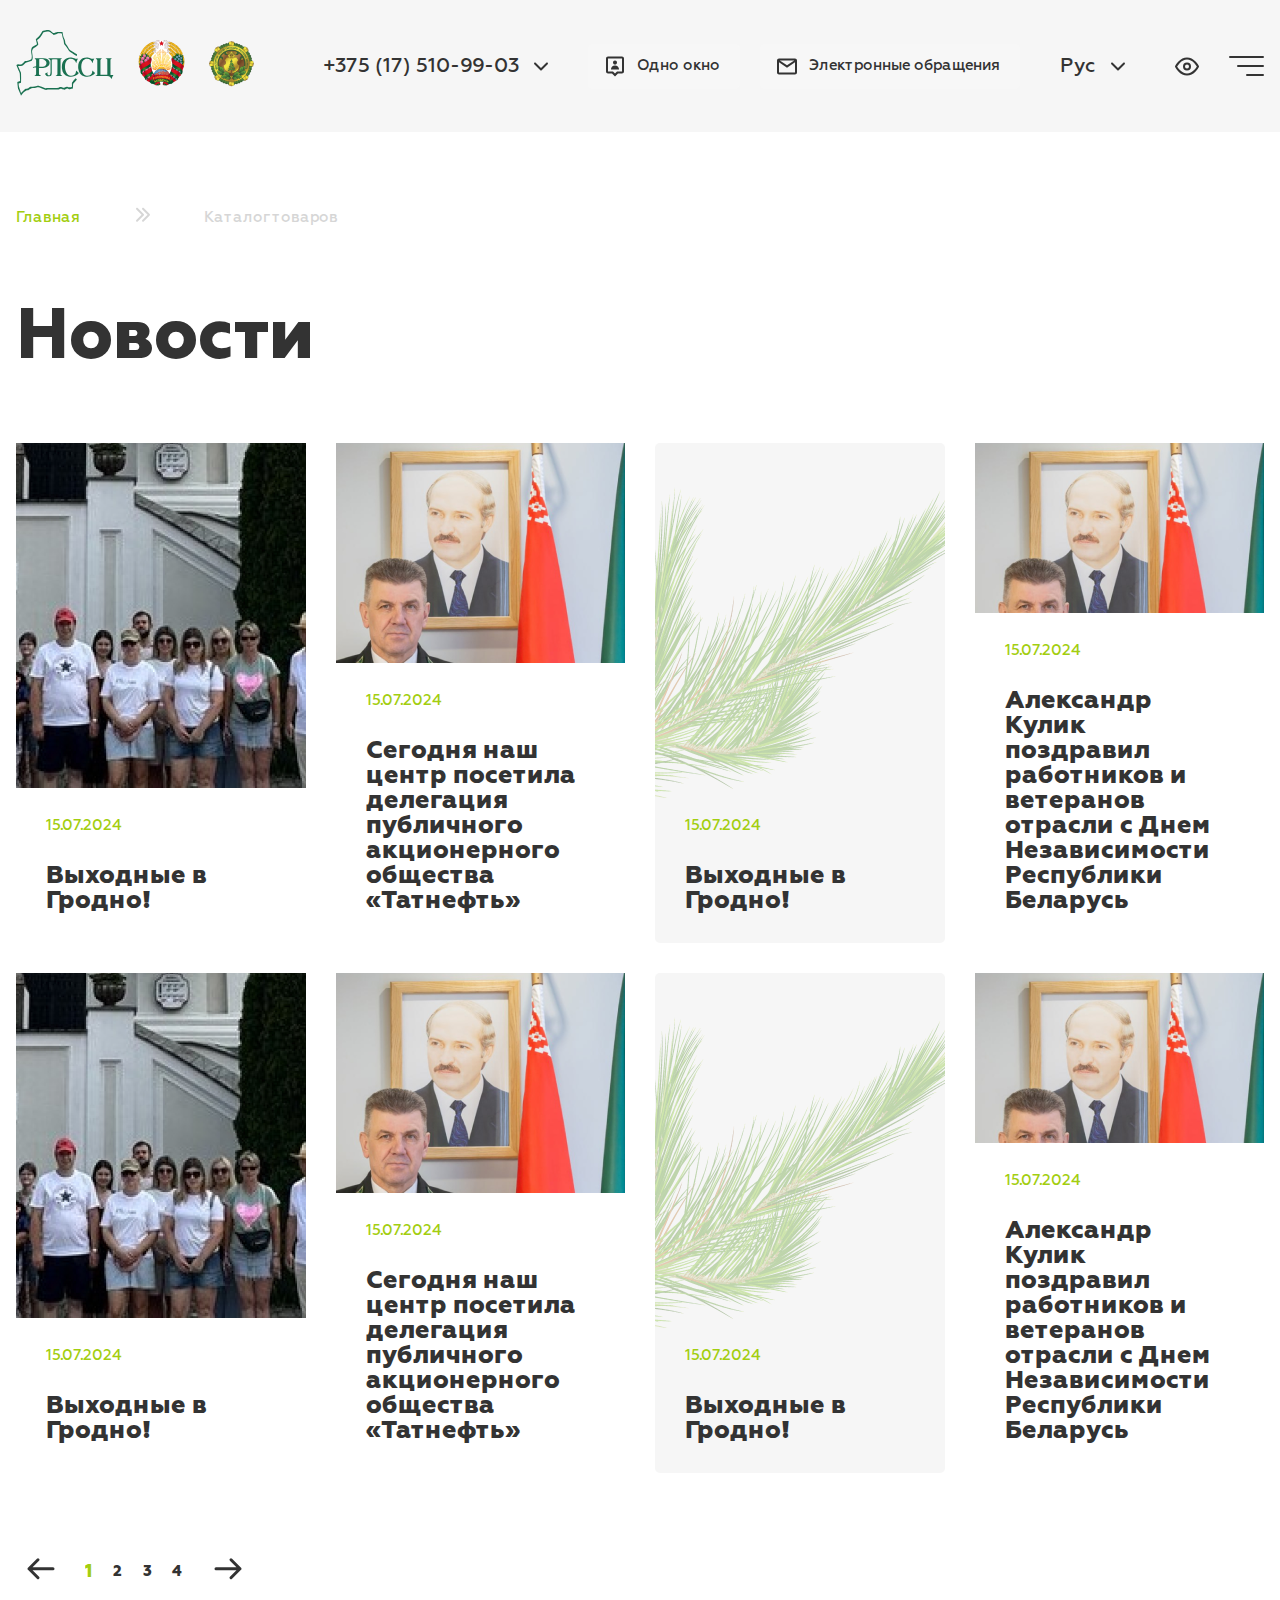
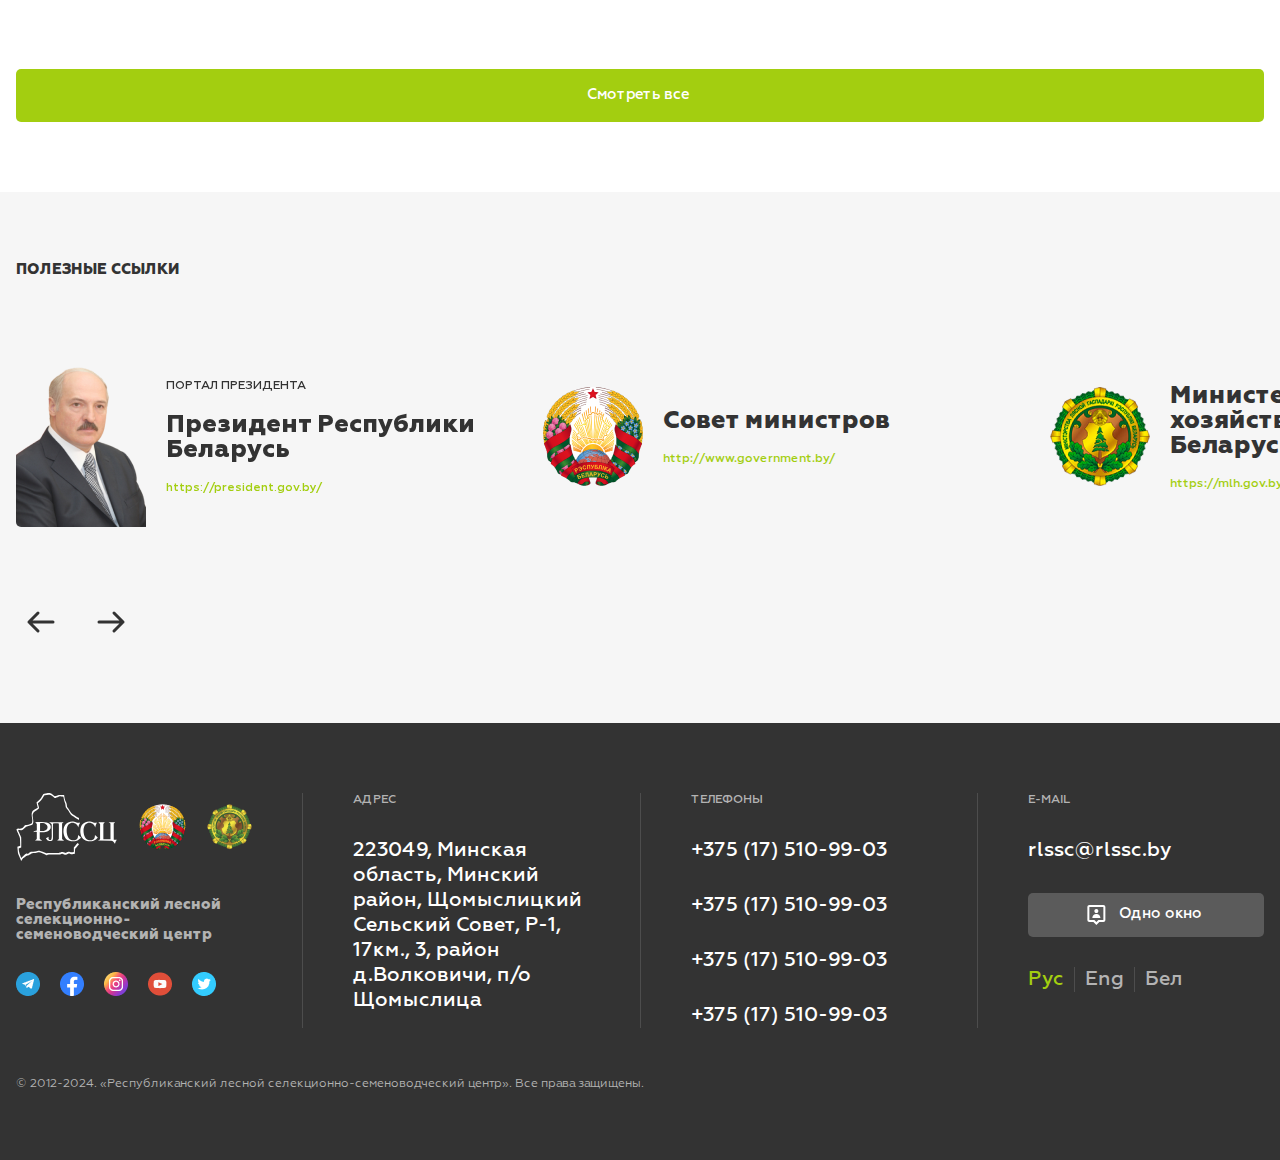
<file: src/pages/news.html>
<!doctype html>
<html lang="en">
<head>
    <meta charset="UTF-8">
    <meta name="viewport"
          content="width=device-width, user-scalable=no, initial-scale=1.0, maximum-scale=1.0, minimum-scale=1.0">
    <meta http-equiv="X-UA-Compatible" content="ie=edge">
    <link rel="stylesheet" href="../../swiper-bundle.min.css">
    <link rel="stylesheet" href="../../style.css">
    <title>News</title>
</head>
<body>
<header class="header page-header">
    <div class="content">
        <div class="logo-inner">
            <div class="logos">
                <a href="#">
                    <svg xmlns="http://www.w3.org/2000/svg" width="98" height="66" viewBox="0 0 98 66" fill="none">
                        <path fill-rule="evenodd" clip-rule="evenodd" d="M21.0933 10.018C23.8184 8.05729 25.088 6.5468 26.7027 3.47162C26.9826 2.93862 27.0875 2.29981 27.755 2.15777C31.4563 1.37001 32.8271 1.1913 35.3237 3.11832C38.3214 5.4322 36.7683 5.51553 41.6066 3.49573C42.5439 3.10441 42.4855 3.17682 43.6428 3.29105C44.3123 3.35716 45.2053 3.30371 45.7753 3.52382C46.0816 4.04057 46.3494 6.57717 46.6331 7.44879C47.7556 10.8976 47.657 9.53149 47.9811 13.1582C48.0533 13.9662 48.3871 14.2329 48.7644 14.6515C50.5444 16.6268 51.2728 17.9903 52.6025 20.2574C53.2299 21.327 54.0123 21.7978 55.0801 22.4485C56.2792 23.1794 59.8142 25.5833 60.9088 25.9684L60.9129 24.0974C60.0212 23.8313 56.1635 21.3351 55.1042 20.6883C53.8024 19.8934 53.5561 19.7479 52.7736 18.4664C52.176 17.4878 51.6878 16.5643 51.0625 15.6134C49.1689 12.7339 49.5202 14.4153 49.0541 10.7952C48.8813 9.45311 47.5497 7.75636 47.1652 5.83407C46.914 4.57861 46.6786 3.26743 46.4916 1.95809C45.8051 1.86509 42.0843 1.86416 41.5128 1.9903C40.5402 2.20492 38.4299 3.02891 37.6093 3.09382C37.1382 3.13114 37.0737 2.95139 36.7561 2.66409L34.7086 1.01769C33.7917 0.278824 32.1977 -0.169428 30.681 0.0605103C30.1959 0.13406 26.8843 0.801331 26.5591 0.945986C26.2366 1.08945 24.9171 3.54957 24.6387 4.02786C23.9993 5.126 23.2952 6.11903 22.4967 6.87229C21.7249 7.6003 20.4582 8.42276 19.8199 9.17613L21.0305 14.1927C20.4968 14.398 19.8799 14.8637 19.3224 15.2049C16.4541 16.9601 15.9823 16.6512 15.3086 19.3354C14.905 20.9435 15.2808 22.5496 15.5111 24.1858C15.6439 25.1303 15.8086 25.6197 15.7574 26.6382C15.7363 27.0555 15.5755 28.6069 15.4624 28.9352C15.2753 29.4786 12.4802 30.475 11.7444 30.6267C10.9492 30.7907 10.1983 30.8784 9.36381 30.9716C8.49313 31.0687 8.31405 31.6551 7.83773 32.1618C6.97625 33.0783 6.33266 34.0961 4.67628 34.4274C2.79374 34.804 2.44538 33.3151 0.40918 35.0957C0.573778 36.1458 2.7362 40.7183 3.28215 42.031C3.99203 43.7379 3.85536 44.3467 3.91915 46.2673C3.97211 47.8609 4.08266 49.4794 4.08685 51.0809L1.2988 51.9871C1.38866 53.2883 1.53007 54.6798 1.68291 55.987C1.89367 57.7898 1.79531 58.0735 2.44446 59.5685C3.06638 61.0007 4.63317 64.447 4.9935 65.7269L5.51016 65.0834C5.87011 64.4883 6.29141 63.5862 6.82325 63.1469C7.63095 62.4797 8.45634 61.9173 9.24727 61.3323C11.4157 59.7286 10.5778 60.7667 12.275 60.1272C12.8875 59.8963 14.2688 58.9664 14.9467 58.5628C15.8299 58.0367 17.6409 58.1384 18.8207 58.0546C20.2606 57.9523 21.0943 57.3538 22.3017 57.3487C23.5186 57.3436 27.2015 59.0785 28.5017 59.6101C30.7392 60.5249 29.687 59.8972 31.6922 59.5578C32.7624 59.3767 38.5728 59.5308 40.1252 59.5308C41.8447 59.5308 42.2993 59.7517 43.8337 58.9731C44.6865 58.5404 44.4978 58.5477 45.4367 58.8704C48.5786 59.9503 47.9105 60.0579 50.0369 58.9892C51.8035 58.1014 51.5804 58.7171 53.2152 59.1319C54.178 59.3761 55.8773 58.7926 56.834 58.6057C56.9489 57.5839 56.9809 56.4844 57.0589 55.4803C57.1918 53.7722 56.9475 54.0784 57.891 53.045C58.4841 52.3953 60.5184 50.1342 60.8914 49.491L59.6882 48.3214C59.2776 48.5739 57.229 51.0664 56.7236 51.6611C55.8666 52.6694 55.9009 52.2766 55.9018 53.9681C55.9021 54.6938 56.0047 56.4581 55.8267 57.0483C54.5119 57.2196 53.5524 57.5191 52.2742 57.133C50.6155 56.6318 50.6719 56.4856 49.1486 57.3323C48.6753 57.5954 48.304 57.9738 47.6576 57.8666C45.1265 57.4469 45.3471 56.5802 42.9026 57.6015C42.089 57.9414 42.2439 57.9678 41.2139 57.9605C38.7638 57.9431 33.2206 57.8377 31.2108 57.9659C29.1524 58.0972 30.1987 58.5345 28.1176 57.7061C20.2239 54.564 22.6233 56.102 18.6218 56.4794C17.3669 56.5978 16.0894 56.6283 14.7952 56.6687C13.9412 56.6953 13.8554 56.9825 13.4008 57.3424C13.0477 57.6221 12.6377 57.9656 12.3419 58.2375C11.4875 59.0228 9.95634 58.4148 9.07391 58.9936C8.98649 59.0509 8.28101 59.7893 8.04065 60.0185L6.02856 61.9165C5.69495 62.2593 5.45878 62.6376 5.01092 62.8814C4.13056 59.9053 2.59839 57.1147 2.57683 53.5687L5.03493 52.6775C5.10868 51.5242 5.15767 43.3448 4.97287 42.7409L2.67018 37.5534C2.35563 36.9234 1.94391 36.6591 2.2785 35.9457C3.13219 35.7279 3.9775 36.1339 5.01103 36.0396C6.75733 35.8803 7.60401 34.7596 8.70552 33.6739C9.33316 33.0553 9.58774 32.646 10.4685 32.3997C12.0194 31.9663 13.6079 31.4681 15.1036 30.9549C16.2524 30.5607 16.0144 30.2459 16.4596 29.2572C17.3381 27.3058 15.8025 22.4329 16.1089 20.9034C16.2079 20.4088 16.7953 19.0792 17.0425 18.7799C17.3635 18.3913 18.3651 17.7795 18.7807 17.4851C19.4032 17.0442 19.9734 16.6495 20.562 16.2247C21.0821 15.8493 21.912 15.3608 22.1621 14.7784C22.5656 13.8387 21.2836 11.1504 21.0933 10.018ZM79.0484 43.0134C78.8245 42.5811 76.6946 40.7575 76.3295 40.533C76.2152 42.6342 75.9994 43.9401 74.6976 44.8678C73.4613 45.7487 71.4303 46.0676 69.7426 45.4459C64.2826 43.4345 63.6088 30.8888 68.9194 29.128C72.6027 27.9068 75.947 30.4627 76.5156 33.3064C76.7241 32.9761 76.7689 32.3651 76.8652 31.9469C77.2835 30.1301 77.9392 29.5921 78.2843 28.4847C75.9857 29.4707 74.8775 28.1101 72.5728 27.7499C66.2207 26.757 61.441 30.8133 62.2406 38.5399C62.6722 42.7103 64.7746 45.5515 68.6615 46.4395C71.5759 47.1054 74.9358 46.5858 77.2902 44.8541C77.8895 44.4133 78.7176 43.6458 79.0484 43.0134ZM62.7451 43.0134C62.5627 42.5736 60.3872 40.7736 60.0243 40.5279C59.9106 42.6698 59.7429 43.9033 58.3971 44.8679C57.1484 45.7629 55.1369 46.0393 53.44 45.4496C48.0815 43.5874 47.2273 30.9037 52.6229 29.1303C56.2526 27.9372 59.6388 30.4273 60.2064 33.3098C60.4133 33.0093 60.5754 31.6363 60.9438 30.6986C61.2365 29.9538 61.7564 29.1706 61.9835 28.4776C59.8393 29.4305 58.3402 28.0611 56.2668 27.7499C49.7502 26.7718 45.1664 30.9189 45.9371 38.5108C46.3683 42.7582 48.5294 45.5832 52.3505 46.4342C54.4406 46.8997 56.807 46.7257 58.6419 46.0988C60.1881 45.5706 62.2132 44.1759 62.7451 43.0134ZM31.6526 42.3422L28.9509 43.7913C29.1065 44.3015 29.9701 45.3003 30.3292 45.6319C30.945 46.2004 31.94 46.3163 32.9521 46.3289C35.5657 46.3614 35.7879 44.8856 35.7892 42.4711C35.7901 40.7454 35.6699 30.1717 35.8502 29.4217C38.0206 29.1802 39.2393 28.9569 41.4031 29.4577C41.508 33.8264 41.4041 38.6606 41.4144 43.1219C41.417 44.2305 41.6194 44.3398 40.9121 44.8812C40.6178 45.1065 39.8227 45.7178 39.6662 46.0302L46.3213 46.0366C46.096 45.6396 44.9921 44.8658 44.5664 44.4235L44.5509 29.4556L46.0463 28.2127L32.1289 28.1892C32.6253 28.9867 34.5088 29.4969 34.5411 30.5304L34.5336 38.7834C34.5336 40.5412 34.7969 43.5792 34.0253 44.8467C33.5238 45.6707 32.4617 45.5169 31.8713 44.8554C31.0446 43.929 31.4302 43.431 31.6526 42.3422ZM23.2456 30.1064C23.2456 28.8702 23.6072 29.0935 24.8008 29.1034C25.3623 29.108 26.6697 29.0752 27.1488 29.1879C28.1585 29.4254 29.4976 30.5945 29.9198 31.2823C31.5141 33.8799 29.4556 36.6444 26.6485 36.6488L23.2528 36.6427L23.2456 30.1064ZM20.0683 36.3318C18.6693 36.5082 17.1439 36.7828 16.7371 37.8463C17.8607 37.765 17.8418 37.3281 20.0927 37.6216L20.1079 43.9991C20.0901 44.7432 19.4618 45.0562 18.2923 46.0145L25.3351 46.0656L22.9702 44.5001L22.9382 37.9206C26.2186 37.7614 28.0054 38.2734 30.768 36.9377C32.6413 36.032 34.4346 33.9674 33.2762 31.1954C32.5053 29.3507 30.1817 28.2084 27.5204 28.1864C24.6672 28.1628 21.4633 28.0756 18.6412 28.2041C18.7849 28.6407 19.4772 29.1153 19.7607 29.3891C20.2864 29.8968 20.1001 30.6442 20.1 31.5164C20.0999 32.8538 20.233 35.1047 20.0683 36.3318ZM91.2881 29.4556L91.3187 44.7543L84.4552 44.7605L84.4377 30.2148C84.4374 29.2404 85.46 29.0059 85.8396 28.2177L79.6094 28.2063C79.8607 28.6595 80.2179 28.8515 80.5524 29.1359C80.9064 29.4368 81.293 29.5295 81.293 30.2148L81.2866 44.7489C80.5662 45.3585 79.7492 45.4359 79.2502 46.0309L91.0976 46.0423C94.0714 46.042 94.6524 47.5624 95.6204 49.0078C95.7119 48.8939 95.6817 48.9557 95.7623 48.7673C95.948 48.333 95.9672 47.7041 96.3807 46.8733C96.6934 46.2453 97.3395 45.5501 97.492 45.0895L94.4803 45.0805L94.4622 29.8894C94.4626 29.264 94.7921 29.1685 95.1179 28.9117C95.3428 28.7345 95.765 28.3313 95.9327 28.2197L89.5303 28.2017C89.6667 28.2875 91.0753 29.2851 91.2881 29.4556Z" fill="#1A7151"/>
                    </svg>
                </a>
                <a href="#">
                    <img src="../images/header-image-.png" alt="image">
                </a>
                <a href="#">
                    <img src="../images/header-image-2.png" alt="image">
                </a>
            </div>
        </div>
        <div class="header-inner">
            <div class="services-wrap phones">
                <div class="services">
                    <p data-current="0">+375 (17) 510-99-03</p>
                </div>
                <ul class="services-list">
                    <li data-value="0">+375 (17) 510-99-03</li>
                    <li data-value="1">+375 (17) 510-99-04</li>
                    <li data-value="2">+375 (17) 510-99-05</li>
                </ul>
            </div>
            <div class="window">
                <svg xmlns="http://www.w3.org/2000/svg" width="24" height="25" viewBox="0 0 24 25" fill="none">
                    <path d="M12 22.5L9 19.5H5C3.89543 19.5 3 18.6046 3 17.5V4.5C3 3.39543 3.89543 2.5 5 2.5H19C20.1046 2.5 21 3.39543 21 4.5V17.5C21 18.6046 20.1046 19.5 19 19.5H15L12 22.5ZM5 4.5V17.5H10L12 19.5L14 17.5H19V4.5H5ZM16 15.486H8V15.1C8.11835 13.0051 9.90424 11.3978 12 11.5C14.0958 11.3978 15.8816 13.0051 16 15.1V15.485V15.486ZM12 10.5C11.4641 10.5186 10.9445 10.3139 10.5653 9.93471C10.1861 9.55553 9.98138 9.03593 10 8.5C9.98168 7.96416 10.1865 7.44474 10.5656 7.06562C10.9447 6.6865 11.4642 6.48168 12 6.5C12.5358 6.48168 13.0553 6.6865 13.4344 7.06562C13.8135 7.44474 14.0183 7.96416 14 8.5C14.0186 9.03593 13.8139 9.55553 13.4347 9.93471C13.0555 10.3139 12.5359 10.5186 12 10.5Z" fill="#333333"/>
                </svg>
                <span>Одно окно</span>
            </div>
            <div class="mailer">
                <svg xmlns="http://www.w3.org/2000/svg" width="24" height="25" viewBox="0 0 24 25" fill="none">
                    <path d="M20 20.5H4C2.89543 20.5 2 19.6046 2 18.5V6.413C2.04661 5.34255 2.92853 4.49899 4 4.5H20C21.1046 4.5 22 5.39543 22 6.5V18.5C22 19.6046 21.1046 20.5 20 20.5ZM4 8.368V18.5H20V8.368L12 13.7L4 8.368ZM4.8 6.5L12 11.3L19.2 6.5H4.8Z" fill="#333333"/>
                </svg>
                <span>Электронные обращения</span>
            </div>
            <div class="services-wrap lang">
                <div class="services">
                    <p data-current="0">Рус</p>
                </div>
                <ul class="services-list">
                    <li data-value="0">Рус</li>
                    <li data-value="1">Eng</li>
                    <li data-value="2">Бел</li>
                </ul>
            </div>
            <button class="eye">
                <svg xmlns="http://www.w3.org/2000/svg" width="24" height="25" viewBox="0 0 24 25" fill="none">
                    <path d="M1 12.5C1 12.5 5 4.5 12 4.5C19 4.5 23 12.5 23 12.5C23 12.5 19 20.5 12 20.5C5 20.5 1 12.5 1 12.5Z" stroke="#333333" stroke-width="2" stroke-linecap="round" stroke-linejoin="round"/>
                    <path d="M12 15.5C13.6569 15.5 15 14.1569 15 12.5C15 10.8431 13.6569 9.5 12 9.5C10.3431 9.5 9 10.8431 9 12.5C9 14.1569 10.3431 15.5 12 15.5Z" stroke="#333333" stroke-width="2" stroke-linecap="round" stroke-linejoin="round"/>
                </svg>
            </button>
            <div class="burger-btn">
                <span></span>
                <span></span>
                <span></span>
            </div>
        </div>

    </div>
</header>
<div class="header-menu">
    <div class="content">
        <div class="row">
            <div class="header-menu-inner">
                <div class="services-wrap phones">
                    <div class="services">
                        <p data-current="0">+375 (17) 510-99-03</p>
                    </div>
                    <ul class="services-list">
                        <li data-value="0">+375 (17) 510-99-03</li>
                        <li data-value="1">+375 (17) 510-99-04</li>
                        <li data-value="2">+375 (17) 510-99-05</li>
                    </ul>
                </div>
                <div class="window">
                    <svg xmlns="http://www.w3.org/2000/svg" width="24" height="25" viewBox="0 0 24 25" fill="none">
                        <path d="M12 22.5L9 19.5H5C3.89543 19.5 3 18.6046 3 17.5V4.5C3 3.39543 3.89543 2.5 5 2.5H19C20.1046 2.5 21 3.39543 21 4.5V17.5C21 18.6046 20.1046 19.5 19 19.5H15L12 22.5ZM5 4.5V17.5H10L12 19.5L14 17.5H19V4.5H5ZM16 15.486H8V15.1C8.11835 13.0051 9.90424 11.3978 12 11.5C14.0958 11.3978 15.8816 13.0051 16 15.1V15.485V15.486ZM12 10.5C11.4641 10.5186 10.9445 10.3139 10.5653 9.93471C10.1861 9.55553 9.98138 9.03593 10 8.5C9.98168 7.96416 10.1865 7.44474 10.5656 7.06562C10.9447 6.6865 11.4642 6.48168 12 6.5C12.5358 6.48168 13.0553 6.6865 13.4344 7.06562C13.8135 7.44474 14.0183 7.96416 14 8.5C14.0186 9.03593 13.8139 9.55553 13.4347 9.93471C13.0555 10.3139 12.5359 10.5186 12 10.5Z" fill="white"/>
                    </svg>
                    <span>Одно окно</span>
                </div>
                <div class="services-wrap lang">
                    <div class="services">
                        <p data-current="0">Рус</p>
                    </div>
                    <ul class="services-list">
                        <li data-value="0">Рус</li>
                        <li data-value="1">Eng</li>
                        <li data-value="2">Бел</li>
                    </ul>
                </div>
                <button class="eye">
                    <svg xmlns="http://www.w3.org/2000/svg" width="24" height="25" viewBox="0 0 24 25" fill="none">
                        <path d="M1 12.5C1 12.5 5 4.5 12 4.5C19 4.5 23 12.5 23 12.5C23 12.5 19 20.5 12 20.5C5 20.5 1 12.5 1 12.5Z" stroke="white" stroke-width="2" stroke-linecap="round" stroke-linejoin="round"/>
                        <path d="M12 15.5C13.6569 15.5 15 14.1569 15 12.5C15 10.8431 13.6569 9.5 12 9.5C10.3431 9.5 9 10.8431 9 12.5C9 14.1569 10.3431 15.5 12 15.5Z" stroke="white" stroke-width="2" stroke-linecap="round" stroke-linejoin="round"/>
                    </svg>
                </button>
                <div class="burger-btn-close">
                    <svg xmlns="http://www.w3.org/2000/svg" width="35" height="35" viewBox="0 0 35 35" fill="none">
                        <rect x="4" y="29" width="35" height="3" rx="1.5" transform="rotate(-45 4 29)" fill="white"/>
                        <rect x="16" y="16" width="3" height="3" rx="1.5" fill="white"/>
                        <rect x="7" y="4" width="35" height="3" rx="1.5" transform="rotate(45 7 4)" fill="white"/>
                    </svg>
                </div>
            </div>
            <div class="menu-container">
                <ul class="navigation">
                    <li>
                        <a href="#" class="dropdown-link">
                            О центре
                            <svg xmlns="http://www.w3.org/2000/svg" width="50" height="51" viewBox="0 0 50 51" fill="none">
                                <path d="M37 25.5L13 25.5M37 25.5L28 16.5M37 25.5L28 34.5" stroke="white" stroke-opacity="1" stroke-width="3" stroke-linecap="round" stroke-linejoin="round"/>
                            </svg>
                        </a>
                    </li>
                    <li>
                        <a href="#" class="dropdown-link">
                            Структура
                            <svg xmlns="http://www.w3.org/2000/svg" width="50" height="51" viewBox="0 0 50 51" fill="none">
                                <path d="M37 25.5L13 25.5M37 25.5L28 16.5M37 25.5L28 34.5" stroke="white" stroke-opacity="1" stroke-width="3" stroke-linecap="round" stroke-linejoin="round"/>
                            </svg>
                        </a>
                    </li>
                    <li>
                        <a href="#" class="dropdown-link">
                            Каталог продукции
                            <svg xmlns="http://www.w3.org/2000/svg" width="50" height="51" viewBox="0 0 50 51" fill="none">
                                <path d="M37 25.5L13 25.5M37 25.5L28 16.5M37 25.5L28 34.5" stroke="white" stroke-opacity="1" stroke-width="3" stroke-linecap="round" stroke-linejoin="round"/>
                            </svg>
                        </a>
                    </li>
                    <li>
                        <a href="#">Услуги и цены</a>
                    </li>
                    <li>
                        <a href="#">Новости</a>
                    </li>
                    <li>
                        <a href="#">Контакты</a>
                    </li>
                    <li>
                        <a href="#">Услуги и цены</a>
                    </li>
                    <li>
                        <a href="#">Новости</a>
                    </li>
                    <li>
                        <a href="#">Контакты</a>
                    </li>
                </ul>
                <div class="dropdown-column">
                    <ul class="dropdown-menu">
                        <li><a href="#">Пункт 2</a></li>
                        <li><a href="#">Пункт 2</a></li>
                        <li><a href="#">Пункт 2</a></li>
                        <li><a href="#">Пункт 2</a></li>
                        <li><a href="#">Пункт 2</a></li>
                    </ul>
                    <ul class="dropdown-menu">
                        <li><a href="#">Научно-исследовательский отдел</a></li>
                        <li><a href="#">Сектор лесного семеноводства и лесовосстановления</a></li>
                        <li><a href="#">Центральная аналитическая лаборатория</a></li>
                    </ul>
                    <ul class="dropdown-menu">
                        <li><a href="#">Пункт 3</a></li>
                        <li><a href="#">Пункт 3</a></li>
                        <li><a href="#">Пункт 3</a></li>
                        <li><a href="#">Пункт 3</a></li>
                        <li><a href="#">Пункт 3</a></li>
                        <li><a href="#">Пункт 3</a></li>
                        <li><a href="#">Пункт 3</a></li>
                    </ul>
                </div>
                <div class="banner">
                    <div class="banner-row">
                        <p>Административная
                            процедура</p>
                        <span>6.5.1</span>
                    </div>
                    <p class="title">Получение удостоверений о качестве семян лесных растений</p>
                    <button type="button" class="transparent-btn">
                        <span>Подробнее</span>
                        <svg xmlns="http://www.w3.org/2000/svg" width="24" height="24" viewBox="0 0 24 24" fill="none">
                            <path d="M17 12L7 12M17 12L13 16M17 12L13 8" stroke="white" stroke-width="1.5" stroke-linecap="round" stroke-linejoin="round"/>
                        </svg>
                    </button>
                    <button class="white-btn" type="button">
                        <span>Подать заявление</span>
                    </button>
                </div>
            </div>
        </div>
        <div class="mobile-inner">
            <div class="header-menu-inner">
                <div class="services-wrap phones">
                    <div class="services">
                        <p data-current="0">+375 (17) 510-99-03</p>
                    </div>
                    <ul class="services-list">
                        <li data-value="0">+375 (17) 510-99-03</li>
                        <li data-value="1">+375 (17) 510-99-04</li>
                        <li data-value="2">+375 (17) 510-99-05</li>
                    </ul>
                </div>
                <div class="window">
                    <svg xmlns="http://www.w3.org/2000/svg" width="24" height="25" viewBox="0 0 24 25" fill="none">
                        <path d="M12 22.5L9 19.5H5C3.89543 19.5 3 18.6046 3 17.5V4.5C3 3.39543 3.89543 2.5 5 2.5H19C20.1046 2.5 21 3.39543 21 4.5V17.5C21 18.6046 20.1046 19.5 19 19.5H15L12 22.5ZM5 4.5V17.5H10L12 19.5L14 17.5H19V4.5H5ZM16 15.486H8V15.1C8.11835 13.0051 9.90424 11.3978 12 11.5C14.0958 11.3978 15.8816 13.0051 16 15.1V15.485V15.486ZM12 10.5C11.4641 10.5186 10.9445 10.3139 10.5653 9.93471C10.1861 9.55553 9.98138 9.03593 10 8.5C9.98168 7.96416 10.1865 7.44474 10.5656 7.06562C10.9447 6.6865 11.4642 6.48168 12 6.5C12.5358 6.48168 13.0553 6.6865 13.4344 7.06562C13.8135 7.44474 14.0183 7.96416 14 8.5C14.0186 9.03593 13.8139 9.55553 13.4347 9.93471C13.0555 10.3139 12.5359 10.5186 12 10.5Z" fill="white"/>
                    </svg>
                    <span>Одно окно</span>
                </div>
                <div class="services-wrap lang">
                    <div class="services">
                        <p data-current="0">Рус</p>
                    </div>
                    <ul class="services-list">
                        <li data-value="0">Рус</li>
                        <li data-value="1">Eng</li>
                        <li data-value="2">Бел</li>
                    </ul>
                </div>
                <button class="eye">
                    <svg xmlns="http://www.w3.org/2000/svg" width="24" height="25" viewBox="0 0 24 25" fill="none">
                        <path d="M1 12.5C1 12.5 5 4.5 12 4.5C19 4.5 23 12.5 23 12.5C23 12.5 19 20.5 12 20.5C5 20.5 1 12.5 1 12.5Z" stroke="white" stroke-width="2" stroke-linecap="round" stroke-linejoin="round"/>
                        <path d="M12 15.5C13.6569 15.5 15 14.1569 15 12.5C15 10.8431 13.6569 9.5 12 9.5C10.3431 9.5 9 10.8431 9 12.5C9 14.1569 10.3431 15.5 12 15.5Z" stroke="white" stroke-width="2" stroke-linecap="round" stroke-linejoin="round"/>
                    </svg>
                </button>
                <div class="burger-btn-close">
                    <svg xmlns="http://www.w3.org/2000/svg" width="35" height="35" viewBox="0 0 35 35" fill="none">
                        <rect x="4" y="29" width="35" height="3" rx="1.5" transform="rotate(-45 4 29)" fill="white"/>
                        <rect x="16" y="16" width="3" height="3" rx="1.5" fill="white"/>
                        <rect x="7" y="4" width="35" height="3" rx="1.5" transform="rotate(45 7 4)" fill="white"/>
                    </svg>
                </div>
            </div>
            <ul class="navigation">
                <li class="header-mobile-dropdown">
                    <a href="#" class="dropdown-link">
                        О центре
                    </a>
                    <ul class="dropdown-menu">
                        <li><a href="#">Пункт 2</a></li>
                        <li><a href="#">Пункт 2</a></li>
                        <li><a href="#">Пункт 2</a></li>
                        <li><a href="#">Пункт 2</a></li>
                        <li><a href="#">Пункт 2</a></li>
                    </ul>
                </li>
                <li class="header-mobile-dropdown">
                    <a href="#" class="dropdown-link">
                        Структура
                    </a>
                    <ul class="dropdown-menu">
                        <li><a href="#">Научно-исследовательский отдел</a></li>
                        <li><a href="#">Сектор лесного семеноводства и лесовосстановления</a></li>
                        <li><a href="#">Центральная аналитическая лаборатория</a></li>
                    </ul>
                </li>
                <li class="header-mobile-dropdown">
                    <a href="#" class="dropdown-link">
                        Каталог продукции
                    </a>
                    <ul class="dropdown-menu">
                        <li><a href="#">Пункт 3</a></li>
                        <li><a href="#">Пункт 3</a></li>
                        <li><a href="#">Пункт 3</a></li>
                        <li><a href="#">Пункт 3</a></li>
                        <li><a href="#">Пункт 3</a></li>
                        <li><a href="#">Пункт 3</a></li>
                        <li><a href="#">Пункт 3</a></li>
                    </ul>
                </li>
                <li>
                    <a href="#">Услуги и цены</a>
                </li>
                <li>
                    <a href="#">Новости</a>
                </li>
                <li>
                    <a href="#">Контакты</a>
                </li>
                <li>
                    <a href="#">Услуги и цены</a>
                </li>
                <li>
                    <a href="#">Новости</a>
                </li>
                <li>
                    <a href="#">Контакты</a>
                </li>
            </ul>
            <div class="mobile-controls">
                <div class="services-wrap phones">
                    <div class="services">
                        <p data-current="0">+375 (17) 510-99-03</p>
                    </div>
                    <ul class="services-list">
                        <li data-value="0">+375 (17) 510-99-03</li>
                        <li data-value="1">+375 (17) 510-99-04</li>
                        <li data-value="2">+375 (17) 510-99-05</li>
                    </ul>
                </div>
                <div class="window">
                    <svg xmlns="http://www.w3.org/2000/svg" width="24" height="25" viewBox="0 0 24 25" fill="none">
                        <path d="M12 22.5L9 19.5H5C3.89543 19.5 3 18.6046 3 17.5V4.5C3 3.39543 3.89543 2.5 5 2.5H19C20.1046 2.5 21 3.39543 21 4.5V17.5C21 18.6046 20.1046 19.5 19 19.5H15L12 22.5ZM5 4.5V17.5H10L12 19.5L14 17.5H19V4.5H5ZM16 15.486H8V15.1C8.11835 13.0051 9.90424 11.3978 12 11.5C14.0958 11.3978 15.8816 13.0051 16 15.1V15.485V15.486ZM12 10.5C11.4641 10.5186 10.9445 10.3139 10.5653 9.93471C10.1861 9.55553 9.98138 9.03593 10 8.5C9.98168 7.96416 10.1865 7.44474 10.5656 7.06562C10.9447 6.6865 11.4642 6.48168 12 6.5C12.5358 6.48168 13.0553 6.6865 13.4344 7.06562C13.8135 7.44474 14.0183 7.96416 14 8.5C14.0186 9.03593 13.8139 9.55553 13.4347 9.93471C13.0555 10.3139 12.5359 10.5186 12 10.5Z" fill="white"/>
                    </svg>
                    <span>Одно окно</span>
                </div>
                <div class="services-wrap lang">
                    <div class="services">
                        <p data-current="0">Рус</p>
                    </div>
                    <ul class="services-list">
                        <li data-value="0">Рус</li>
                        <li data-value="1">Eng</li>
                        <li data-value="2">Бел</li>
                    </ul>
                </div>
                <button class="eye">
                    <svg xmlns="http://www.w3.org/2000/svg" width="24" height="25" viewBox="0 0 24 25" fill="none">
                        <path d="M1 12.5C1 12.5 5 4.5 12 4.5C19 4.5 23 12.5 23 12.5C23 12.5 19 20.5 12 20.5C5 20.5 1 12.5 1 12.5Z" stroke="white" stroke-width="2" stroke-linecap="round" stroke-linejoin="round"/>
                        <path d="M12 15.5C13.6569 15.5 15 14.1569 15 12.5C15 10.8431 13.6569 9.5 12 9.5C10.3431 9.5 9 10.8431 9 12.5C9 14.1569 10.3431 15.5 12 15.5Z" stroke="white" stroke-width="2" stroke-linecap="round" stroke-linejoin="round"/>
                    </svg>
                </button>
            </div>
            <div class="banner">
                <div class="banner-row">
                    <p>Административная
                        процедура</p>
                    <span>6.5.1</span>
                </div>
                <p class="title">Получение удостоверений о качестве семян лесных растений</p>
                <button type="button" class="transparent-btn">
                    <span>Подробнее</span>
                    <svg xmlns="http://www.w3.org/2000/svg" width="24" height="24" viewBox="0 0 24 24" fill="none">
                        <path d="M17 12L7 12M17 12L13 16M17 12L13 8" stroke="white" stroke-width="1.5" stroke-linecap="round" stroke-linejoin="round"/>
                    </svg>
                </button>
                <button class="white-btn" type="button">
                    <span>Подать заявление</span>
                </button>
            </div>
        </div>
    </div>
</div>
<div class="timing-modal">
    <div class="timing-modal-body">
        <div class="close-btn">
            <svg xmlns="http://www.w3.org/2000/svg" width="24" height="24" viewBox="0 0 24 24" fill="none">
                <path d="M5.29289 5.29289C5.68342 4.90237 6.31658 4.90237 6.70711 5.29289L12 10.5858L17.2929 5.29289C17.6834 4.90237 18.3166 4.90237 18.7071 5.29289C19.0976 5.68342 19.0976 6.31658 18.7071 6.70711L13.4142 12L18.7071 17.2929C19.0976 17.6834 19.0976 18.3166 18.7071 18.7071C18.3166 19.0976 17.6834 19.0976 17.2929 18.7071L12 13.4142L6.70711 18.7071C6.31658 19.0976 5.68342 19.0976 5.29289 18.7071C4.90237 18.3166 4.90237 17.6834 5.29289 17.2929L10.5858 12L5.29289 6.70711C4.90237 6.31658 4.90237 5.68342 5.29289 5.29289Z" fill="#A3CE10"/>
            </svg>
        </div>
        <div class="inner">
            <div class="col">
                <p class="title">
                    Режим работы торгового павильона
                </p>
                <div class="timing-block">
                    <p>ПОНЕДЕЛЬНИК ВТОРНИК:</p>
                    <span>Выходные дни</span>
                </div>
                <div class="timing-block">
                    <p>СРЕДА-ПЯТНИЦА:</p>
                    <span>09:00 - 19:00 <br>
Обед: 13:00 - 14:00</span>
                </div>
                <div class="timing-block">
                    <p>СУББОТА: </p>
                    <span>09:00 - 17:00 <br>
Обед: 13:00 - 14:00</span>
                </div>
                <div class="timing-block">
                    <p>Воскресенье: </p>
                    <span>09:00 - 15:00<br>
Без обеда</span>
                </div>
            </div>
            <div class="line"></div>
            <div class="col">
                <p class="title">Режим работы  центра</p>
                <div class="timing-block horisontal">
                    <p>ПН-ПТ:</p>
                    <span>08:30 - 17:00</span>
                </div>
                <div class="timing-block horisontal">
                    <p>ОБЕД: </p>
                    <span>13:00 - 13:30</span>
                </div>
                <div class="timing-block horisontal">
                    <p>СБ-ВС: </p>
                    <span>ВЫХОДНЫЕ</span>
                </div>
            </div>
        </div>
    </div>
</div>
<div class="overlay"></div>
<div class="breadcrumbs">
    <div class="content">
        <ul>
            <li>
                <a href="#">Главная</a>
            </li>
            <li>
                <svg xmlns="http://www.w3.org/2000/svg" width="24" height="25" viewBox="0 0 24 25" fill="none">
                    <path d="M12.2929 6.0198C12.6834 5.62927 13.3166 5.62927 13.7071 6.0198L19.7071 12.0198C20.0976 12.4103 20.0976 13.0435 19.7071 13.434L13.7071 19.434C13.3166 19.8245 12.6834 19.8245 12.2929 19.434C11.9024 19.0435 11.9024 18.4103 12.2929 18.0198L17.5858 12.7269L12.2929 7.43401C11.9024 7.04349 11.9024 6.41032 12.2929 6.0198ZM6.29289 6.0198C6.68342 5.62927 7.31658 5.62927 7.70711 6.0198L13.7071 12.0198C13.8946 12.2073 14 12.4617 14 12.7269C14 12.9921 13.8946 13.2465 13.7071 13.434L7.70711 19.434C7.31658 19.8245 6.68342 19.8245 6.29289 19.434C5.90237 19.0435 5.90237 18.4103 6.29289 18.0198L11.5858 12.7269L6.29289 7.43401C5.90237 7.04349 5.90237 6.41032 6.29289 6.0198Z" fill="#D6D6D6"/>
                </svg>
            </li>
            <li>
                <a href="#">Каталог товаров</a>
            </li>
        </ul>
    </div>
</div>
<div class="news-page">
    <div class="content">
        <div class="head-row">
            <h1>Новости</h1>
        </div>
        <div class="news-list">
            <a href="#" class="news-card">
                <div class="img-container">
                    <img src="../images/news1.png" alt="news-image">
                </div>
                <div class="product-info">
                    <span class="date">15.07.2024</span>
                    <p>Выходные в Гродно!</p>
                    <span class="icon">
                        <svg xmlns="http://www.w3.org/2000/svg" width="24" height="24" viewBox="0 0 24 24" fill="none">
                          <path d="M8 7C8 6.44772 8.44772 6 9 6L17 6C17.5523 6 18 6.44772 18 7V15C18 15.5523 17.5523 16 17 16C16.4477 16 16 15.5523 16 15V9.41421L7.70711 17.7071C7.31658 18.0976 6.68342 18.0976 6.29289 17.7071C5.90237 17.3166 5.90237 16.6834 6.29289 16.2929L14.5858 8L9 8C8.44772 8 8 7.55228 8 7Z" fill="#A3CE10"/>
                        </svg>
                    </span>
                </div>
            </a>
            <a href="#" class="news-card">
                <div class="img-container">
                    <img src="../images/news4.png" alt="news-image">
                </div>
                <div class="product-info">
                    <span class="date">15.07.2024</span>
                    <p>Сегодня наш центр посетила делегация публичного акционерного общества «Татнефть»</p>
                    <span class="icon">
                        <svg xmlns="http://www.w3.org/2000/svg" width="24" height="24" viewBox="0 0 24 24" fill="none">
                          <path d="M8 7C8 6.44772 8.44772 6 9 6L17 6C17.5523 6 18 6.44772 18 7V15C18 15.5523 17.5523 16 17 16C16.4477 16 16 15.5523 16 15V9.41421L7.70711 17.7071C7.31658 18.0976 6.68342 18.0976 6.29289 17.7071C5.90237 17.3166 5.90237 16.6834 6.29289 16.2929L14.5858 8L9 8C8.44772 8 8 7.55228 8 7Z" fill="#A3CE10"/>
                        </svg>
                    </span>
                </div>
            </a>
            <a href="#" class="news-card no-image">
                <div class="img-container">
                    <img src="../images/news3.png" alt="news-image">
                </div>
                <div class="product-info">
                    <span class="date">15.07.2024</span>
                    <p>Выходные в Гродно!</p>
                    <span class="icon">
                        <svg xmlns="http://www.w3.org/2000/svg" width="24" height="24" viewBox="0 0 24 24" fill="none">
                          <path d="M8 7C8 6.44772 8.44772 6 9 6L17 6C17.5523 6 18 6.44772 18 7V15C18 15.5523 17.5523 16 17 16C16.4477 16 16 15.5523 16 15V9.41421L7.70711 17.7071C7.31658 18.0976 6.68342 18.0976 6.29289 17.7071C5.90237 17.3166 5.90237 16.6834 6.29289 16.2929L14.5858 8L9 8C8.44772 8 8 7.55228 8 7Z" fill="#A3CE10"/>
                        </svg>
                    </span>
                </div>
            </a>
            <a href="#" class="news-card">
                <div class="img-container">
                    <img src="../images/news4.png" alt="news-image">
                </div>
                <div class="product-info">
                    <span class="date">15.07.2024</span>
                    <p>Александр Кулик поздравил работников и ветеранов отрасли с Днем Независимости Республики Беларусь</p>
                    <span class="icon">
                        <svg xmlns="http://www.w3.org/2000/svg" width="24" height="24" viewBox="0 0 24 24" fill="none">
                          <path d="M8 7C8 6.44772 8.44772 6 9 6L17 6C17.5523 6 18 6.44772 18 7V15C18 15.5523 17.5523 16 17 16C16.4477 16 16 15.5523 16 15V9.41421L7.70711 17.7071C7.31658 18.0976 6.68342 18.0976 6.29289 17.7071C5.90237 17.3166 5.90237 16.6834 6.29289 16.2929L14.5858 8L9 8C8.44772 8 8 7.55228 8 7Z" fill="#A3CE10"/>
                        </svg>
                    </span>
                </div>
            </a>
            <a href="#" class="news-card">
                <div class="img-container">
                    <img src="../images/news1.png" alt="news-image">
                </div>
                <div class="product-info">
                    <span class="date">15.07.2024</span>
                    <p>Выходные в Гродно!</p>
                    <span class="icon">
                        <svg xmlns="http://www.w3.org/2000/svg" width="24" height="24" viewBox="0 0 24 24" fill="none">
                          <path d="M8 7C8 6.44772 8.44772 6 9 6L17 6C17.5523 6 18 6.44772 18 7V15C18 15.5523 17.5523 16 17 16C16.4477 16 16 15.5523 16 15V9.41421L7.70711 17.7071C7.31658 18.0976 6.68342 18.0976 6.29289 17.7071C5.90237 17.3166 5.90237 16.6834 6.29289 16.2929L14.5858 8L9 8C8.44772 8 8 7.55228 8 7Z" fill="#A3CE10"/>
                        </svg>
                    </span>
                </div>
            </a>
            <a href="#" class="news-card">
                <div class="img-container">
                    <img src="../images/news4.png" alt="news-image">
                </div>
                <div class="product-info">
                    <span class="date">15.07.2024</span>
                    <p>Сегодня наш центр посетила делегация публичного акционерного общества «Татнефть»</p>
                    <span class="icon">
                        <svg xmlns="http://www.w3.org/2000/svg" width="24" height="24" viewBox="0 0 24 24" fill="none">
                          <path d="M8 7C8 6.44772 8.44772 6 9 6L17 6C17.5523 6 18 6.44772 18 7V15C18 15.5523 17.5523 16 17 16C16.4477 16 16 15.5523 16 15V9.41421L7.70711 17.7071C7.31658 18.0976 6.68342 18.0976 6.29289 17.7071C5.90237 17.3166 5.90237 16.6834 6.29289 16.2929L14.5858 8L9 8C8.44772 8 8 7.55228 8 7Z" fill="#A3CE10"/>
                        </svg>
                    </span>
                </div>
            </a>
            <a href="#" class="news-card no-image">
                <div class="img-container">
                    <img src="../images/news3.png" alt="news-image">
                </div>
                <div class="product-info">
                    <span class="date">15.07.2024</span>
                    <p>Выходные в Гродно!</p>
                    <span class="icon">
                        <svg xmlns="http://www.w3.org/2000/svg" width="24" height="24" viewBox="0 0 24 24" fill="none">
                          <path d="M8 7C8 6.44772 8.44772 6 9 6L17 6C17.5523 6 18 6.44772 18 7V15C18 15.5523 17.5523 16 17 16C16.4477 16 16 15.5523 16 15V9.41421L7.70711 17.7071C7.31658 18.0976 6.68342 18.0976 6.29289 17.7071C5.90237 17.3166 5.90237 16.6834 6.29289 16.2929L14.5858 8L9 8C8.44772 8 8 7.55228 8 7Z" fill="#A3CE10"/>
                        </svg>
                    </span>
                </div>
            </a>
            <a href="#" class="news-card">
                <div class="img-container">
                    <img src="../images/news4.png" alt="news-image">
                </div>
                <div class="product-info">
                    <span class="date">15.07.2024</span>
                    <p>Александр Кулик поздравил работников и ветеранов отрасли с Днем Независимости Республики Беларусь</p>
                    <span class="icon">
                        <svg xmlns="http://www.w3.org/2000/svg" width="24" height="24" viewBox="0 0 24 24" fill="none">
                          <path d="M8 7C8 6.44772 8.44772 6 9 6L17 6C17.5523 6 18 6.44772 18 7V15C18 15.5523 17.5523 16 17 16C16.4477 16 16 15.5523 16 15V9.41421L7.70711 17.7071C7.31658 18.0976 6.68342 18.0976 6.29289 17.7071C5.90237 17.3166 5.90237 16.6834 6.29289 16.2929L14.5858 8L9 8C8.44772 8 8 7.55228 8 7Z" fill="#A3CE10"/>
                        </svg>
                    </span>
                </div>
            </a>
        </div>
        <ul class="pagination left">
            <li>
                <svg xmlns="http://www.w3.org/2000/svg" width="50" height="51" viewBox="0 0 50 51" fill="none">
                    <path d="M13 25.7268L37 25.7268M13 25.7268L22 16.7268M13 25.7268L22 34.7268" stroke="#333333" stroke-width="3" stroke-linecap="round" stroke-linejoin="round"/>
                </svg>
            </li>
            <li class="active">1</li>
            <li>2</li>
            <li>3</li>
            <li>4</li>
            <li>
                <svg xmlns="http://www.w3.org/2000/svg" width="50" height="51" viewBox="0 0 50 51" fill="none">
                    <path d="M37 25.7268L13 25.7268M37 25.7268L28 16.7268M37 25.7268L28 34.7268" stroke="#333333" stroke-width="3" stroke-linecap="round" stroke-linejoin="round"/>
                </svg>
            </li>
        </ul>
        <button class="green-btn full-width">
            <span>Смотреть все</span>
        </button>
    </div>
</div>
<div class="goverment-sites gray-bg">
    <div class="content">
        <p class="title">полезные ссылки</p>
        <div class="swiper goverment-swiper">
            <div class="swiper-wrapper">
                <div class="swiper-slide">
                    <div class="goverment-card president">
                        <div class="image">
                            <img src="../images/goverment1.png" alt="goverment-image">
                        </div>
                        <div class="info">
                            <span>Портал президента</span>
                            <p>Президент Республики Беларусь</p>
                            <a href="#">https://president.gov.by/</a>
                        </div>
                    </div>
                </div>
                <div class="swiper-slide">
                    <div class="goverment-card ">
                        <div class="image">
                            <img src="../images/goverment2.png" alt="goverment-image">
                        </div>
                        <div class="info">

                            <p>Совет министров</p>
                            <a href="#">http://www.government.by/</a>
                        </div>
                    </div>
                </div>
                <div class="swiper-slide">
                    <div class="goverment-card ">
                        <div class="image">
                            <img src="../images/goverment3.png" alt="goverment-image">
                        </div>
                        <div class="info">

                            <p>Министерство лесного хозяйства Республики Беларусь</p>
                            <a href="#">https://mlh.gov.by/</a>
                        </div>
                    </div>
                </div>
                <div class="swiper-slide">
                    <div class="goverment-card ">
                        <div class="image">
                            <img src="../images/goverment4.png" alt="goverment-image">
                        </div>
                        <div class="info">

                            <p>Союз работников леса и природопользования</p>
                            <a href="#">https://les.1prof.by/</a>
                        </div>
                    </div>
                </div>
                <div class="swiper-slide">
                    <div class="goverment-card president">
                        <div class="image">
                            <img src="../images/goverment1.png" alt="goverment-image">
                        </div>
                        <div class="info">
                            <span>Портал президента</span>
                            <p>Президент Республики Беларусь</p>
                            <a href="#">https://president.gov.by/</a>
                        </div>
                    </div>
                </div>
                <div class="swiper-slide">
                    <div class="goverment-card ">
                        <div class="image">
                            <img src="../images/goverment2.png" alt="goverment-image">
                        </div>
                        <div class="info">

                            <p>Совет министров</p>
                            <a href="#">http://www.government.by/</a>
                        </div>
                    </div>
                </div>
                <div class="swiper-slide">
                    <div class="goverment-card ">
                        <div class="image">
                            <img src="../images/goverment3.png" alt="goverment-image">
                        </div>
                        <div class="info">

                            <p>Министерство лесного хозяйства Республики Беларусь</p>
                            <a href="#">https://mlh.gov.by/</a>
                        </div>
                    </div>
                </div>
                <div class="swiper-slide">
                    <div class="goverment-card ">
                        <div class="image">
                            <img src="../images/goverment4.png" alt="goverment-image">
                        </div>
                        <div class="info">

                            <p>Союз работников леса и природопользования</p>
                            <a href="#">https://les.1prof.by/</a>
                        </div>
                    </div>
                </div>
            </div>
        </div>
        <div class="goverment-swiper-nav">
            <div class="goverment-prev">
                <svg xmlns="http://www.w3.org/2000/svg" width="50" height="50" viewBox="0 0 50 50" fill="none">
                    <path d="M13 25L37 25M13 25L22 16M13 25L22 34" stroke="#333333" stroke-width="3" stroke-linecap="round" stroke-linejoin="round"/>
                </svg>
            </div>
            <div class="goverment-next">
                <svg xmlns="http://www.w3.org/2000/svg" width="50" height="50" viewBox="0 0 50 50" fill="none">
                    <path d="M37 25L13 25M37 25L28 16M37 25L28 34" stroke="#333333" stroke-width="3" stroke-linecap="round" stroke-linejoin="round"/>
                </svg>
            </div>
        </div>
    </div>
</div>
<footer class="footer">
    <div class="content">
        <div class="row">
            <div class="column">
                <div class="logos">
                    <a href="#">
                        <svg xmlns="http://www.w3.org/2000/svg" width="101" height="68" viewBox="0 0 101 68" fill="none">
                            <path fill-rule="evenodd" clip-rule="evenodd" d="M21.8227 10.3645C24.6421 8.33595 25.9556 6.77322 27.6262 3.59168C27.9157 3.04025 28.0242 2.37935 28.7149 2.23239C32.5442 1.41739 33.9623 1.2325 36.5453 3.22616C39.6466 5.62007 38.0398 5.70628 43.0454 3.61663C44.0152 3.21177 43.9548 3.28668 45.1521 3.40487C45.8447 3.47327 46.7686 3.41797 47.3584 3.64569C47.6752 4.18031 47.9522 6.80463 48.2457 7.7064C49.4071 11.2745 49.3051 9.86113 49.6404 13.6133C49.7151 14.4492 50.0605 14.7251 50.4508 15.1582C52.2924 17.2018 53.0459 18.6125 54.4217 20.958C55.0707 22.0646 55.8802 22.5516 56.9849 23.2249C58.2255 23.981 61.8828 26.4681 63.0152 26.8665L63.0194 24.9307C62.0969 24.6555 58.1057 22.0729 57.0099 21.4038C55.663 20.5814 55.4082 20.4309 54.5987 19.1051C53.9803 18.0925 53.4753 17.1372 52.8283 16.1533C50.8693 13.1743 51.2327 14.9139 50.7506 11.1685C50.5718 9.78003 49.1941 8.0246 48.7963 6.03583C48.5364 4.73696 48.2929 3.38043 48.0994 2.0258C47.3891 1.92959 43.5396 1.92863 42.9484 2.05913C41.9422 2.28117 39.7589 3.13366 38.9099 3.20081C38.4225 3.23942 38.3557 3.05346 38.0272 2.75622L35.9089 1.05289C34.9603 0.288467 33.3111 -0.175288 31.742 0.062603C31.2401 0.138697 27.814 0.829044 27.4775 0.978702C27.1439 1.12712 25.7788 3.67233 25.4907 4.16716C24.8292 5.30328 24.1008 6.33065 23.2746 7.10996C22.4761 7.86314 21.1657 8.71405 20.5053 9.49348L21.7578 14.6836C21.2055 14.8959 20.5673 15.3778 19.9906 15.7307C17.0231 17.5466 16.5349 17.227 15.8379 20.0041C15.4204 21.6678 15.8092 23.3294 16.0474 25.0222C16.1849 25.9994 16.3552 26.5057 16.3022 27.5594C16.2805 27.9912 16.1141 29.5962 15.9971 29.9359C15.8035 30.498 12.9117 31.529 12.1505 31.6859C11.3278 31.8555 10.5509 31.9463 9.68758 32.0427C8.78679 32.1432 8.60152 32.7499 8.10872 33.2741C7.21745 34.2222 6.55161 35.2753 4.83794 35.6181C2.89029 36.0076 2.52988 34.4673 0.423264 36.3094C0.593555 37.3959 2.83077 42.1265 3.39559 43.4846C4.13002 45.2506 3.98862 45.8804 4.05462 47.8674C4.10941 49.5161 4.22379 51.1906 4.22812 52.8475L1.34365 53.7851C1.43662 55.1312 1.58292 56.5709 1.74105 57.9232C1.95909 59.7884 1.85734 60.0819 2.52893 61.6286C3.17236 63.1103 4.79334 66.6758 5.16613 68L5.70066 67.3342C6.07306 66.7186 6.50892 65.7853 7.05916 65.3308C7.89479 64.6405 8.74872 64.0586 9.56701 63.4534C11.8104 61.7943 10.9436 62.8682 12.6994 62.2066C13.3331 61.9678 14.7622 61.0057 15.4636 60.5881C16.3773 60.0438 18.251 60.149 19.4715 60.0623C20.9612 59.9565 21.8238 59.3373 23.0729 59.3321C24.3319 59.3268 28.1421 61.1217 29.4873 61.6716C31.8022 62.6181 30.7136 61.9687 32.7882 61.6175C33.8954 61.4302 39.9067 61.5897 41.5128 61.5897C43.2918 61.5897 43.7621 61.8182 45.3496 61.0127C46.2319 60.5649 46.0367 60.5725 47.008 60.9063C50.2585 62.0236 49.5674 62.1349 51.7673 61.0293C53.595 60.1107 53.3642 60.7477 55.0555 61.1769C56.0516 61.4296 57.8096 60.8259 58.7995 60.6325C58.9183 59.5754 58.9515 58.4378 59.0322 57.3991C59.1696 55.6319 58.9169 55.9486 59.893 54.8795C60.5067 54.2073 62.6113 51.8681 62.9972 51.2026L61.7524 49.9925C61.3276 50.2538 59.2081 52.8324 58.6853 53.4477C57.7987 54.4909 57.8341 54.0845 57.835 55.8345C57.8354 56.5854 57.9415 58.4106 57.7573 59.0212C56.3971 59.1985 55.4044 59.5084 54.082 59.1089C52.3659 58.5904 52.4243 58.4391 50.8483 59.3151C50.3586 59.5873 49.9745 59.9788 49.3057 59.8679C46.6871 59.4336 46.9153 58.537 44.3863 59.5936C43.5445 59.9452 43.7048 59.9726 42.6392 59.965C40.1043 59.947 34.3694 59.8379 32.2901 59.9706C30.1605 60.1064 31.243 60.5588 29.09 59.7018C20.9233 56.451 23.4056 58.0422 19.2658 58.4327C17.9674 58.5551 16.6458 58.5868 15.3068 58.6285C14.4232 58.656 14.3345 58.9531 13.8642 59.3256C13.4989 59.6149 13.0746 59.9703 12.7687 60.2516C11.8847 61.064 10.3006 60.435 9.38765 61.0338C9.29721 61.0931 8.56734 61.857 8.31866 62.0942L6.23698 64.0578C5.89184 64.4124 5.6475 64.8039 5.18415 65.0561C4.27334 61.9771 2.68818 59.0899 2.66588 55.4214L5.20899 54.4993C5.28529 53.3061 5.33597 44.8439 5.14479 44.219L2.76246 38.8521C2.43702 38.2003 2.01107 37.9269 2.35723 37.1888C3.24044 36.9635 4.11499 37.3835 5.18426 37.286C6.99096 37.1212 7.86692 35.9618 9.00653 34.8385C9.65587 34.1985 9.91925 33.775 10.8305 33.5203C12.435 33.0718 14.0784 32.5564 15.6259 32.0255C16.8144 31.6176 16.5682 31.2919 17.0287 30.269C17.9377 28.2502 16.3489 23.2087 16.6659 21.6263C16.7683 21.1146 17.3761 19.7391 17.6319 19.4294C17.9639 19.0273 19.0002 18.3943 19.4302 18.0899C20.0742 17.6336 20.6641 17.2253 21.2731 16.7858C21.8111 16.3974 22.6697 15.8921 22.9284 15.2895C23.346 14.3173 22.0196 11.536 21.8227 10.3645ZM81.7821 44.501C81.5505 44.0537 79.347 42.167 78.9692 41.9348C78.851 44.1086 78.6277 45.4597 77.2808 46.4195C76.0019 47.3309 73.9006 47.6608 72.1545 47.0176C66.5057 44.9366 65.8085 31.9571 71.3029 30.1354C75.1135 28.8719 78.5735 31.5162 79.1617 34.4583C79.3775 34.1165 79.4238 33.4844 79.5234 33.0518C79.9562 31.1721 80.6346 30.6155 80.9917 29.4698C78.6135 30.4899 77.467 29.0823 75.0826 28.7096C68.5108 27.6824 63.5658 31.8789 64.3931 39.8728C64.8396 44.1874 67.0147 47.1269 71.036 48.0456C74.0512 48.7345 77.5273 48.1969 79.9631 46.4053C80.5831 45.9492 81.4399 45.1552 81.7821 44.501ZM64.915 44.501C64.7263 44.046 62.4755 42.1837 62.1001 41.9295C61.9825 44.1455 61.809 45.4216 60.4167 46.4196C59.1248 47.3456 57.0437 47.6316 55.2881 47.0215C49.7443 45.0948 48.8606 31.9725 54.4427 30.1377C58.1979 28.9034 61.7013 31.4796 62.2885 34.4618C62.5026 34.1509 62.6703 32.7304 63.0514 31.7603C63.3542 30.9897 63.8921 30.1794 64.127 29.4625C61.9087 30.4484 60.3578 29.0315 58.2127 28.7096C51.4707 27.6977 46.7284 31.9882 47.5257 39.8427C47.9718 44.237 50.2077 47.1596 54.1609 48.0401C56.3233 48.5217 58.7716 48.3416 60.6699 47.6931C62.2696 47.1466 64.3647 45.7036 64.915 44.501ZM32.7472 43.8065L29.9521 45.3058C30.1131 45.8336 31.0065 46.867 31.3781 47.2101C32.0151 47.7982 33.0446 47.9181 34.0916 47.9311C36.7956 47.9648 37.0255 46.4379 37.0269 43.94C37.0278 42.1546 36.9035 31.2151 37.0899 30.4392C39.3355 30.1894 40.5963 29.9583 42.8349 30.4765C42.9435 34.9963 42.836 39.9976 42.8466 44.6133C42.8493 45.7602 43.0587 45.8733 42.3269 46.4334C42.0225 46.6665 41.1998 47.2989 41.0379 47.6221L47.9232 47.6287C47.6902 47.218 46.5481 46.4175 46.1076 45.9598L46.0915 30.4743L47.6387 29.1884L33.24 29.1641C33.7535 29.9892 35.7021 30.517 35.7356 31.5863L35.7279 40.1247C35.7279 41.9433 36.0003 45.0863 35.202 46.3977C34.6832 47.2502 33.5843 47.0911 32.9734 46.4066C32.1182 45.4483 32.5171 44.933 32.7472 43.8065ZM24.0495 31.1476C24.0495 29.8686 24.4236 30.0996 25.6585 30.1099C26.2394 30.1147 27.592 30.0808 28.0877 30.1973C29.1323 30.4431 30.5177 31.6525 30.9544 32.3641C32.6039 35.0516 30.4742 37.9117 27.5701 37.9163L24.0569 37.9099L24.0495 31.1476ZM20.7622 37.5883C19.3149 37.7708 17.7368 38.0548 17.3159 39.1552C18.4783 39.071 18.4588 38.619 20.7875 38.9227L20.8032 45.5208C20.7848 46.2906 20.1348 46.6144 18.9249 47.6059L26.2112 47.6587L23.7645 46.039L23.7315 39.232C27.1252 39.0674 28.9739 39.597 31.832 38.2152C33.7701 37.2781 35.6254 35.1421 34.4269 32.2743C33.6294 30.3657 31.2255 29.1839 28.4721 29.1612C25.5202 29.1368 22.2056 29.0466 19.2858 29.1796C19.4345 29.6312 20.1507 30.1222 20.4441 30.4055C20.988 30.9307 20.7951 31.704 20.7951 32.6063C20.795 33.99 20.9327 36.3187 20.7622 37.5883ZM94.4451 30.4743L94.4768 46.3021L87.3759 46.3085L87.3579 31.2598C87.3575 30.2516 88.4155 30.0091 88.8082 29.1936L82.3625 29.1817C82.6225 29.6507 82.9921 29.8493 83.3382 30.1435C83.7044 30.4548 84.1043 30.5507 84.1043 31.2598L84.0977 46.2965C83.3525 46.9272 82.5072 47.0073 81.9909 47.6228L94.248 47.6346C97.3247 47.6343 97.9258 49.2073 98.9273 50.7027C99.022 50.5848 98.9907 50.6488 99.0741 50.4539C99.2662 50.0046 99.286 49.3539 99.7139 48.4944C100.037 47.8446 100.706 47.1254 100.864 46.6489L97.7478 46.6396L97.729 30.9231C97.7295 30.2761 98.0703 30.1773 98.4074 29.9116C98.6401 29.7282 99.0768 29.3111 99.2504 29.1957L92.6266 29.177C92.7677 29.2658 94.225 30.2979 94.4451 30.4743Z" fill="white"/>
                        </svg>
                    </a>
                    <a href="#">
                        <img src="../images/header-image-.png" alt="image">
                    </a>
                    <a href="#">
                        <img src="../images/header-image-2.png" alt="image">
                    </a>
                </div>
                <p class="footer-title">Республиканский лесной селекционно-семеноводческий центр</p>
                <div class="social">
                    <a href="#">
                        <img src="../images/tg.png" alt="footer-social-image">
                    </a>
                    <a href="#">
                        <img src="../images/facebook.png" alt="footer-social-image">
                    </a>
                    <a href="#">
                        <img src="../images/inst.png" alt="footer-social-image">
                    </a>
                    <a href="#">
                        <img src="../images/youtube.png" alt="footer-social-image">
                    </a>
                    <a href="#">
                        <img src="../images/twitter.png" alt="footer-social-image">
                    </a>
                </div>
            </div>
            <div class="line"></div>
            <div class="column">
                <p class="chapter-name">Адрес</p>
                <p class="location">223049, Минская область, Минский район, Щомыслицкий Сельский Совет, Р-1, 17км., 3, район д.Волковичи, п/о Щомыслица</p>
            </div>
            <div class="line"></div>
            <div class="column">
                <p class="chapter-name">Телефоны</p>
                <a href="tel:+375 (17) 510-99-03" class="link">+375 (17) 510-99-03</a>
                <a href="tel:+375 (17) 510-99-03" class="link">+375 (17) 510-99-03</a>
                <a href="tel:+375 (17) 510-99-03" class="link">+375 (17) 510-99-03</a>
                <a href="tel:+375 (17) 510-99-03" class="link">+375 (17) 510-99-03</a>
            </div>
            <div class="line"></div>
            <div class="column">
                <p class="chapter-name">E-mail</p>
                <a href="mailto:rlssc@rlssc.by" class="link">rlssc@rlssc.by</a>
                <button>
                    <svg xmlns="http://www.w3.org/2000/svg" width="25" height="24" viewBox="0 0 25 24" fill="none">
                        <path d="M12.3661 22L9.36609 19H5.36609C4.26152 19 3.36609 18.1046 3.36609 17V4C3.36609 2.89543 4.26152 2 5.36609 2H19.3661C20.4707 2 21.3661 2.89543 21.3661 4V17C21.3661 18.1046 20.4707 19 19.3661 19H15.3661L12.3661 22ZM5.36609 4V17H10.3661L12.3661 19L14.3661 17H19.3661V4H5.36609ZM16.3661 14.986H8.36609V14.6C8.48444 12.5051 10.2703 10.8978 12.3661 11C14.4618 10.8978 16.2477 12.5051 16.3661 14.6V14.985V14.986ZM12.3661 10C11.8302 10.0186 11.3106 9.8139 10.9314 9.43471C10.5522 9.05553 10.3475 8.53593 10.3661 8C10.3478 7.46416 10.5526 6.94474 10.9317 6.56562C11.3108 6.1865 11.8302 5.98168 12.3661 6C12.9019 5.98168 13.4214 6.1865 13.8005 6.56562C14.1796 6.94474 14.3844 7.46416 14.3661 8C14.3847 8.53593 14.18 9.05553 13.8008 9.43471C13.4216 9.8139 12.902 10.0186 12.3661 10Z" fill="white"/>
                    </svg>
                    Одно окно
                </button>
                <div class="lang-list">
                    <p class="active">Рус</p>
                    <span></span>
                    <p>Eng</p>
                    <span></span>
                    <p>Бел</p>
                </div>
            </div>
        </div>
        <p class="copy">
            © 2012-2024. «Республиканский лесной селекционно-семеноводческий центр». Все права защищены.
        </p>

    </div>
</footer>
<script src="../js/swiper-bundle.min.js"></script>
<script src="../js/script.js"></script>
</body>
</html>
</file>
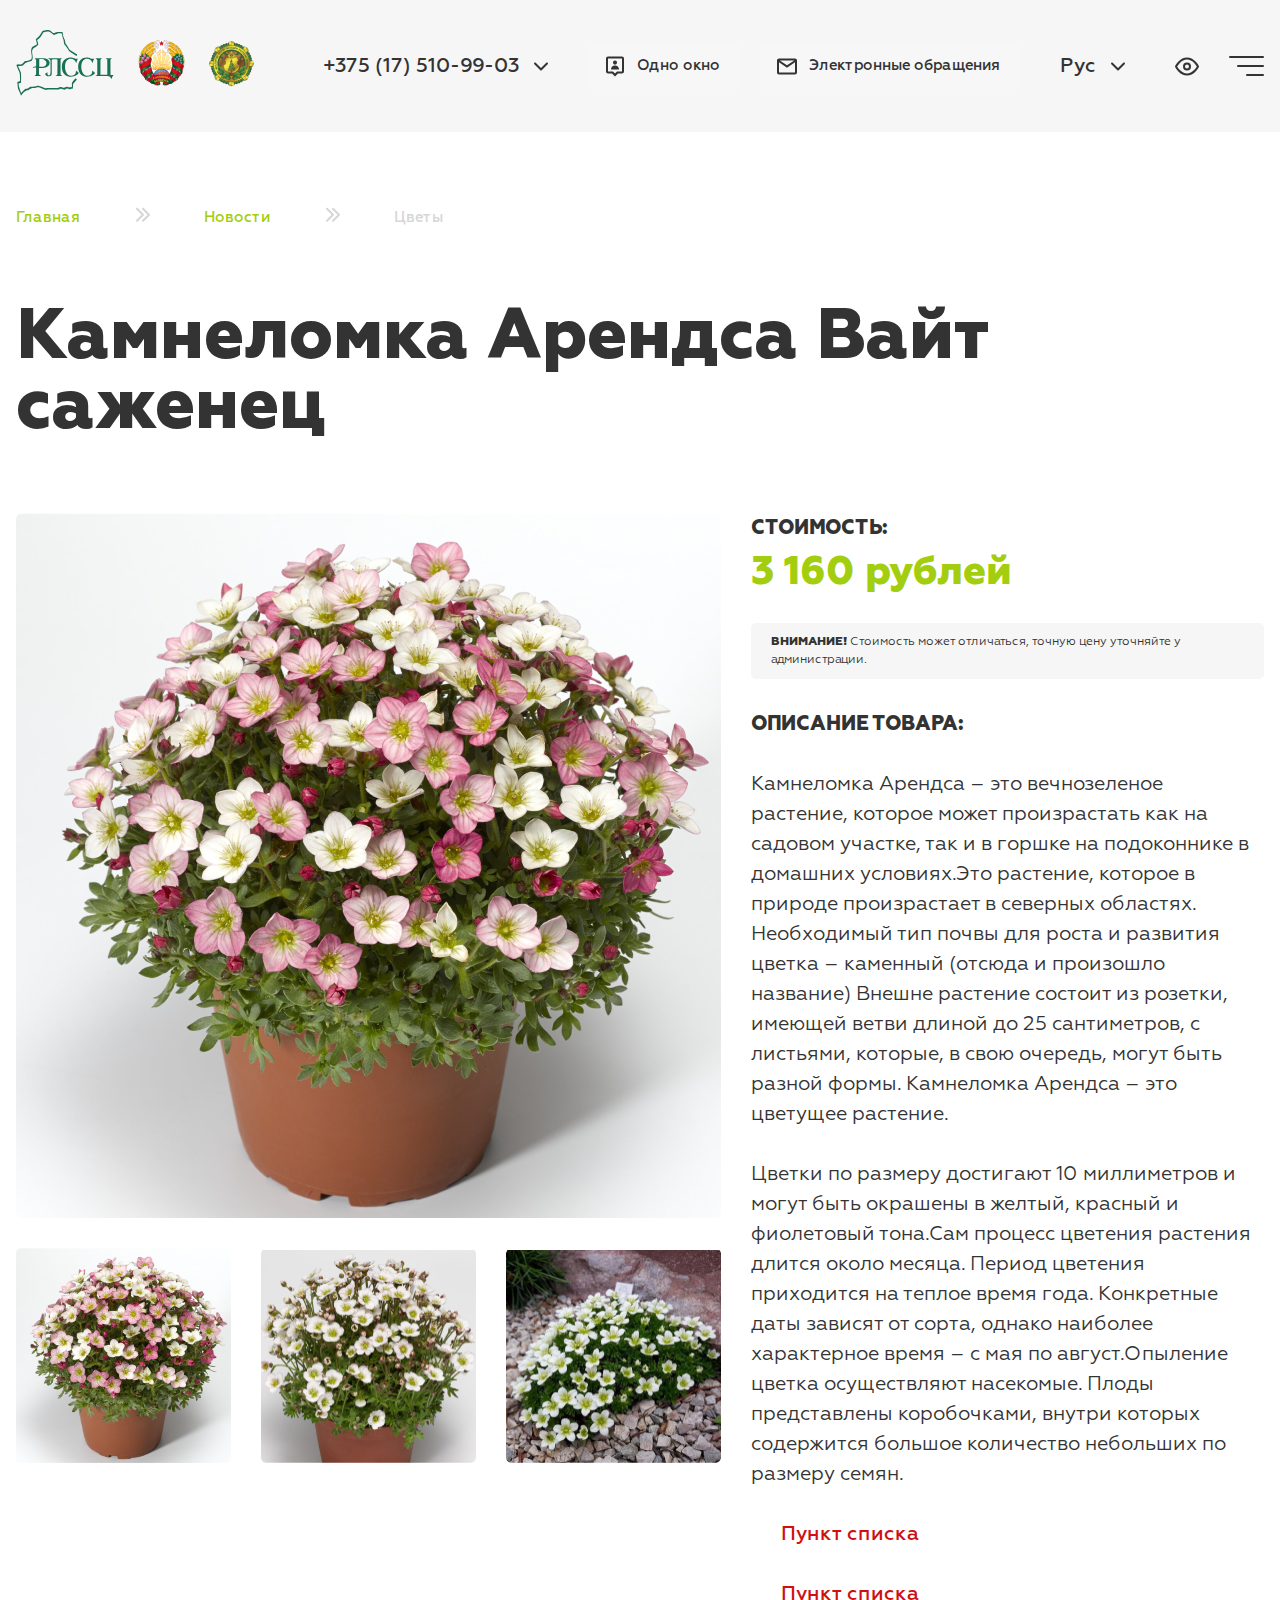
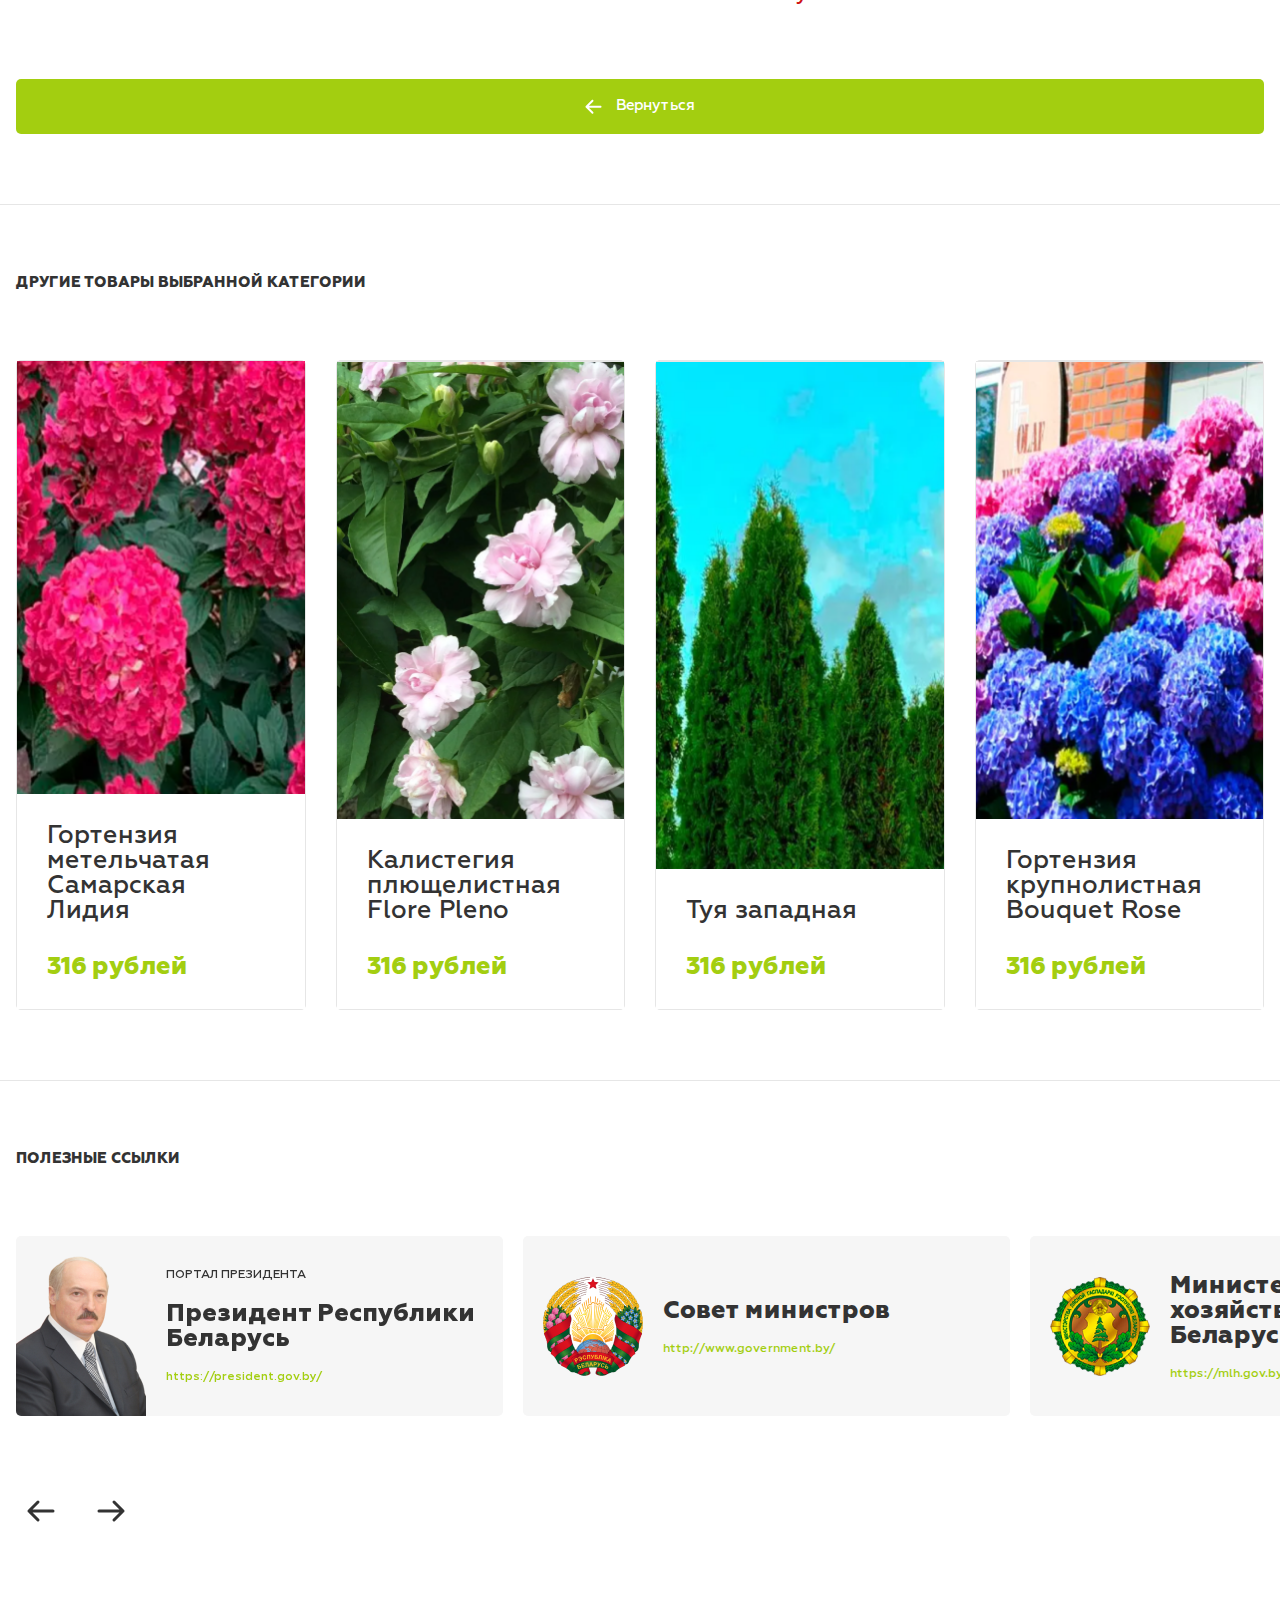
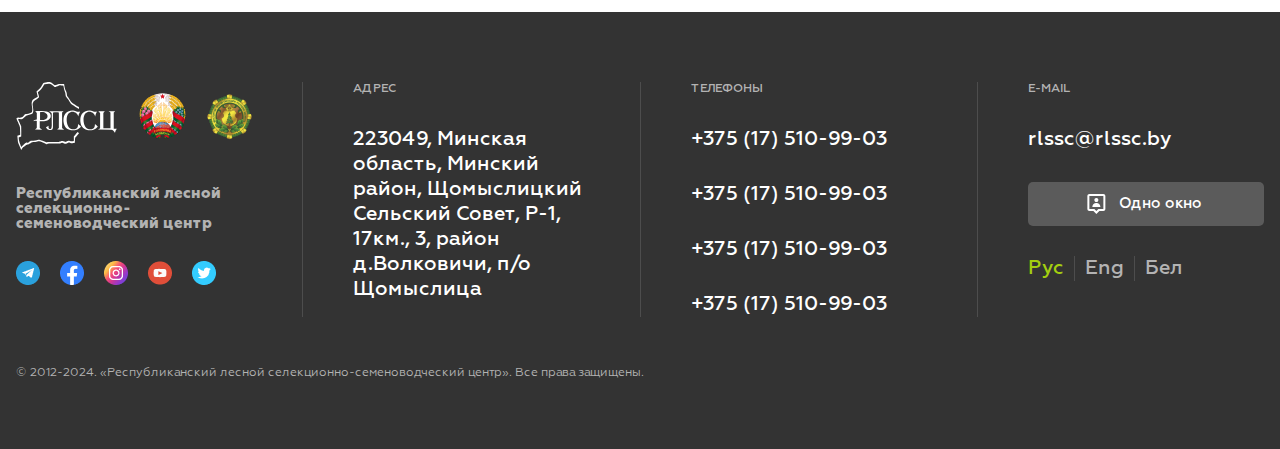
<file: src/pages/product-single.html>
<!doctype html>
<html lang="en">
<head>
    <meta charset="UTF-8">
    <meta name="viewport"
          content="width=device-width, user-scalable=no, initial-scale=1.0, maximum-scale=1.0, minimum-scale=1.0">
    <meta http-equiv="X-UA-Compatible" content="ie=edge">
    <script src="https://cdn.jsdelivr.net/npm/@fancyapps/ui@5.0/dist/fancybox/fancybox.umd.js"></script>
    <link
            rel="stylesheet"
            href="https://cdn.jsdelivr.net/npm/@fancyapps/ui@5.0/dist/fancybox/fancybox.css"
    />
    <link rel="stylesheet" href="../../swiper-bundle.min.css">
    <link rel="stylesheet" href="../../style.css">
    <title>Product single</title>
</head>
<body>
<header class="header page-header">
    <div class="content">
        <div class="logo-inner">
            <div class="logos">
                <a href="#">
                    <svg xmlns="http://www.w3.org/2000/svg" width="98" height="66" viewBox="0 0 98 66" fill="none">
                        <path fill-rule="evenodd" clip-rule="evenodd" d="M21.0933 10.018C23.8184 8.05729 25.088 6.5468 26.7027 3.47162C26.9826 2.93862 27.0875 2.29981 27.755 2.15777C31.4563 1.37001 32.8271 1.1913 35.3237 3.11832C38.3214 5.4322 36.7683 5.51553 41.6066 3.49573C42.5439 3.10441 42.4855 3.17682 43.6428 3.29105C44.3123 3.35716 45.2053 3.30371 45.7753 3.52382C46.0816 4.04057 46.3494 6.57717 46.6331 7.44879C47.7556 10.8976 47.657 9.53149 47.9811 13.1582C48.0533 13.9662 48.3871 14.2329 48.7644 14.6515C50.5444 16.6268 51.2728 17.9903 52.6025 20.2574C53.2299 21.327 54.0123 21.7978 55.0801 22.4485C56.2792 23.1794 59.8142 25.5833 60.9088 25.9684L60.9129 24.0974C60.0212 23.8313 56.1635 21.3351 55.1042 20.6883C53.8024 19.8934 53.5561 19.7479 52.7736 18.4664C52.176 17.4878 51.6878 16.5643 51.0625 15.6134C49.1689 12.7339 49.5202 14.4153 49.0541 10.7952C48.8813 9.45311 47.5497 7.75636 47.1652 5.83407C46.914 4.57861 46.6786 3.26743 46.4916 1.95809C45.8051 1.86509 42.0843 1.86416 41.5128 1.9903C40.5402 2.20492 38.4299 3.02891 37.6093 3.09382C37.1382 3.13114 37.0737 2.95139 36.7561 2.66409L34.7086 1.01769C33.7917 0.278824 32.1977 -0.169428 30.681 0.0605103C30.1959 0.13406 26.8843 0.801331 26.5591 0.945986C26.2366 1.08945 24.9171 3.54957 24.6387 4.02786C23.9993 5.126 23.2952 6.11903 22.4967 6.87229C21.7249 7.6003 20.4582 8.42276 19.8199 9.17613L21.0305 14.1927C20.4968 14.398 19.8799 14.8637 19.3224 15.2049C16.4541 16.9601 15.9823 16.6512 15.3086 19.3354C14.905 20.9435 15.2808 22.5496 15.5111 24.1858C15.6439 25.1303 15.8086 25.6197 15.7574 26.6382C15.7363 27.0555 15.5755 28.6069 15.4624 28.9352C15.2753 29.4786 12.4802 30.475 11.7444 30.6267C10.9492 30.7907 10.1983 30.8784 9.36381 30.9716C8.49313 31.0687 8.31405 31.6551 7.83773 32.1618C6.97625 33.0783 6.33266 34.0961 4.67628 34.4274C2.79374 34.804 2.44538 33.3151 0.40918 35.0957C0.573778 36.1458 2.7362 40.7183 3.28215 42.031C3.99203 43.7379 3.85536 44.3467 3.91915 46.2673C3.97211 47.8609 4.08266 49.4794 4.08685 51.0809L1.2988 51.9871C1.38866 53.2883 1.53007 54.6798 1.68291 55.987C1.89367 57.7898 1.79531 58.0735 2.44446 59.5685C3.06638 61.0007 4.63317 64.447 4.9935 65.7269L5.51016 65.0834C5.87011 64.4883 6.29141 63.5862 6.82325 63.1469C7.63095 62.4797 8.45634 61.9173 9.24727 61.3323C11.4157 59.7286 10.5778 60.7667 12.275 60.1272C12.8875 59.8963 14.2688 58.9664 14.9467 58.5628C15.8299 58.0367 17.6409 58.1384 18.8207 58.0546C20.2606 57.9523 21.0943 57.3538 22.3017 57.3487C23.5186 57.3436 27.2015 59.0785 28.5017 59.6101C30.7392 60.5249 29.687 59.8972 31.6922 59.5578C32.7624 59.3767 38.5728 59.5308 40.1252 59.5308C41.8447 59.5308 42.2993 59.7517 43.8337 58.9731C44.6865 58.5404 44.4978 58.5477 45.4367 58.8704C48.5786 59.9503 47.9105 60.0579 50.0369 58.9892C51.8035 58.1014 51.5804 58.7171 53.2152 59.1319C54.178 59.3761 55.8773 58.7926 56.834 58.6057C56.9489 57.5839 56.9809 56.4844 57.0589 55.4803C57.1918 53.7722 56.9475 54.0784 57.891 53.045C58.4841 52.3953 60.5184 50.1342 60.8914 49.491L59.6882 48.3214C59.2776 48.5739 57.229 51.0664 56.7236 51.6611C55.8666 52.6694 55.9009 52.2766 55.9018 53.9681C55.9021 54.6938 56.0047 56.4581 55.8267 57.0483C54.5119 57.2196 53.5524 57.5191 52.2742 57.133C50.6155 56.6318 50.6719 56.4856 49.1486 57.3323C48.6753 57.5954 48.304 57.9738 47.6576 57.8666C45.1265 57.4469 45.3471 56.5802 42.9026 57.6015C42.089 57.9414 42.2439 57.9678 41.2139 57.9605C38.7638 57.9431 33.2206 57.8377 31.2108 57.9659C29.1524 58.0972 30.1987 58.5345 28.1176 57.7061C20.2239 54.564 22.6233 56.102 18.6218 56.4794C17.3669 56.5978 16.0894 56.6283 14.7952 56.6687C13.9412 56.6953 13.8554 56.9825 13.4008 57.3424C13.0477 57.6221 12.6377 57.9656 12.3419 58.2375C11.4875 59.0228 9.95634 58.4148 9.07391 58.9936C8.98649 59.0509 8.28101 59.7893 8.04065 60.0185L6.02856 61.9165C5.69495 62.2593 5.45878 62.6376 5.01092 62.8814C4.13056 59.9053 2.59839 57.1147 2.57683 53.5687L5.03493 52.6775C5.10868 51.5242 5.15767 43.3448 4.97287 42.7409L2.67018 37.5534C2.35563 36.9234 1.94391 36.6591 2.2785 35.9457C3.13219 35.7279 3.9775 36.1339 5.01103 36.0396C6.75733 35.8803 7.60401 34.7596 8.70552 33.6739C9.33316 33.0553 9.58774 32.646 10.4685 32.3997C12.0194 31.9663 13.6079 31.4681 15.1036 30.9549C16.2524 30.5607 16.0144 30.2459 16.4596 29.2572C17.3381 27.3058 15.8025 22.4329 16.1089 20.9034C16.2079 20.4088 16.7953 19.0792 17.0425 18.7799C17.3635 18.3913 18.3651 17.7795 18.7807 17.4851C19.4032 17.0442 19.9734 16.6495 20.562 16.2247C21.0821 15.8493 21.912 15.3608 22.1621 14.7784C22.5656 13.8387 21.2836 11.1504 21.0933 10.018ZM79.0484 43.0134C78.8245 42.5811 76.6946 40.7575 76.3295 40.533C76.2152 42.6342 75.9994 43.9401 74.6976 44.8678C73.4613 45.7487 71.4303 46.0676 69.7426 45.4459C64.2826 43.4345 63.6088 30.8888 68.9194 29.128C72.6027 27.9068 75.947 30.4627 76.5156 33.3064C76.7241 32.9761 76.7689 32.3651 76.8652 31.9469C77.2835 30.1301 77.9392 29.5921 78.2843 28.4847C75.9857 29.4707 74.8775 28.1101 72.5728 27.7499C66.2207 26.757 61.441 30.8133 62.2406 38.5399C62.6722 42.7103 64.7746 45.5515 68.6615 46.4395C71.5759 47.1054 74.9358 46.5858 77.2902 44.8541C77.8895 44.4133 78.7176 43.6458 79.0484 43.0134ZM62.7451 43.0134C62.5627 42.5736 60.3872 40.7736 60.0243 40.5279C59.9106 42.6698 59.7429 43.9033 58.3971 44.8679C57.1484 45.7629 55.1369 46.0393 53.44 45.4496C48.0815 43.5874 47.2273 30.9037 52.6229 29.1303C56.2526 27.9372 59.6388 30.4273 60.2064 33.3098C60.4133 33.0093 60.5754 31.6363 60.9438 30.6986C61.2365 29.9538 61.7564 29.1706 61.9835 28.4776C59.8393 29.4305 58.3402 28.0611 56.2668 27.7499C49.7502 26.7718 45.1664 30.9189 45.9371 38.5108C46.3683 42.7582 48.5294 45.5832 52.3505 46.4342C54.4406 46.8997 56.807 46.7257 58.6419 46.0988C60.1881 45.5706 62.2132 44.1759 62.7451 43.0134ZM31.6526 42.3422L28.9509 43.7913C29.1065 44.3015 29.9701 45.3003 30.3292 45.6319C30.945 46.2004 31.94 46.3163 32.9521 46.3289C35.5657 46.3614 35.7879 44.8856 35.7892 42.4711C35.7901 40.7454 35.6699 30.1717 35.8502 29.4217C38.0206 29.1802 39.2393 28.9569 41.4031 29.4577C41.508 33.8264 41.4041 38.6606 41.4144 43.1219C41.417 44.2305 41.6194 44.3398 40.9121 44.8812C40.6178 45.1065 39.8227 45.7178 39.6662 46.0302L46.3213 46.0366C46.096 45.6396 44.9921 44.8658 44.5664 44.4235L44.5509 29.4556L46.0463 28.2127L32.1289 28.1892C32.6253 28.9867 34.5088 29.4969 34.5411 30.5304L34.5336 38.7834C34.5336 40.5412 34.7969 43.5792 34.0253 44.8467C33.5238 45.6707 32.4617 45.5169 31.8713 44.8554C31.0446 43.929 31.4302 43.431 31.6526 42.3422ZM23.2456 30.1064C23.2456 28.8702 23.6072 29.0935 24.8008 29.1034C25.3623 29.108 26.6697 29.0752 27.1488 29.1879C28.1585 29.4254 29.4976 30.5945 29.9198 31.2823C31.5141 33.8799 29.4556 36.6444 26.6485 36.6488L23.2528 36.6427L23.2456 30.1064ZM20.0683 36.3318C18.6693 36.5082 17.1439 36.7828 16.7371 37.8463C17.8607 37.765 17.8418 37.3281 20.0927 37.6216L20.1079 43.9991C20.0901 44.7432 19.4618 45.0562 18.2923 46.0145L25.3351 46.0656L22.9702 44.5001L22.9382 37.9206C26.2186 37.7614 28.0054 38.2734 30.768 36.9377C32.6413 36.032 34.4346 33.9674 33.2762 31.1954C32.5053 29.3507 30.1817 28.2084 27.5204 28.1864C24.6672 28.1628 21.4633 28.0756 18.6412 28.2041C18.7849 28.6407 19.4772 29.1153 19.7607 29.3891C20.2864 29.8968 20.1001 30.6442 20.1 31.5164C20.0999 32.8538 20.233 35.1047 20.0683 36.3318ZM91.2881 29.4556L91.3187 44.7543L84.4552 44.7605L84.4377 30.2148C84.4374 29.2404 85.46 29.0059 85.8396 28.2177L79.6094 28.2063C79.8607 28.6595 80.2179 28.8515 80.5524 29.1359C80.9064 29.4368 81.293 29.5295 81.293 30.2148L81.2866 44.7489C80.5662 45.3585 79.7492 45.4359 79.2502 46.0309L91.0976 46.0423C94.0714 46.042 94.6524 47.5624 95.6204 49.0078C95.7119 48.8939 95.6817 48.9557 95.7623 48.7673C95.948 48.333 95.9672 47.7041 96.3807 46.8733C96.6934 46.2453 97.3395 45.5501 97.492 45.0895L94.4803 45.0805L94.4622 29.8894C94.4626 29.264 94.7921 29.1685 95.1179 28.9117C95.3428 28.7345 95.765 28.3313 95.9327 28.2197L89.5303 28.2017C89.6667 28.2875 91.0753 29.2851 91.2881 29.4556Z" fill="#1A7151"/>
                    </svg>
                </a>
                <a href="#">
                    <img src="../images/header-image-.png" alt="image">
                </a>
                <a href="#">
                    <img src="../images/header-image-2.png" alt="image">
                </a>
            </div>
        </div>
        <div class="header-inner">
            <div class="services-wrap phones">
                <div class="services">
                    <p data-current="0">+375 (17) 510-99-03</p>
                </div>
                <ul class="services-list">
                    <li data-value="0">+375 (17) 510-99-03</li>
                    <li data-value="1">+375 (17) 510-99-04</li>
                    <li data-value="2">+375 (17) 510-99-05</li>
                </ul>
            </div>
            <div class="window">
                <svg xmlns="http://www.w3.org/2000/svg" width="24" height="25" viewBox="0 0 24 25" fill="none">
                    <path d="M12 22.5L9 19.5H5C3.89543 19.5 3 18.6046 3 17.5V4.5C3 3.39543 3.89543 2.5 5 2.5H19C20.1046 2.5 21 3.39543 21 4.5V17.5C21 18.6046 20.1046 19.5 19 19.5H15L12 22.5ZM5 4.5V17.5H10L12 19.5L14 17.5H19V4.5H5ZM16 15.486H8V15.1C8.11835 13.0051 9.90424 11.3978 12 11.5C14.0958 11.3978 15.8816 13.0051 16 15.1V15.485V15.486ZM12 10.5C11.4641 10.5186 10.9445 10.3139 10.5653 9.93471C10.1861 9.55553 9.98138 9.03593 10 8.5C9.98168 7.96416 10.1865 7.44474 10.5656 7.06562C10.9447 6.6865 11.4642 6.48168 12 6.5C12.5358 6.48168 13.0553 6.6865 13.4344 7.06562C13.8135 7.44474 14.0183 7.96416 14 8.5C14.0186 9.03593 13.8139 9.55553 13.4347 9.93471C13.0555 10.3139 12.5359 10.5186 12 10.5Z" fill="#333333"/>
                </svg>
                <span>Одно окно</span>
            </div>
            <div class="mailer">
                <svg xmlns="http://www.w3.org/2000/svg" width="24" height="25" viewBox="0 0 24 25" fill="none">
                    <path d="M20 20.5H4C2.89543 20.5 2 19.6046 2 18.5V6.413C2.04661 5.34255 2.92853 4.49899 4 4.5H20C21.1046 4.5 22 5.39543 22 6.5V18.5C22 19.6046 21.1046 20.5 20 20.5ZM4 8.368V18.5H20V8.368L12 13.7L4 8.368ZM4.8 6.5L12 11.3L19.2 6.5H4.8Z" fill="#333333"/>
                </svg>
                <span>Электронные обращения</span>
            </div>
            <div class="services-wrap lang">
                <div class="services">
                    <p data-current="0">Рус</p>
                </div>
                <ul class="services-list">
                    <li data-value="0">Рус</li>
                    <li data-value="1">Eng</li>
                    <li data-value="2">Бел</li>
                </ul>
            </div>
            <button class="eye">
                <svg xmlns="http://www.w3.org/2000/svg" width="24" height="25" viewBox="0 0 24 25" fill="none">
                    <path d="M1 12.5C1 12.5 5 4.5 12 4.5C19 4.5 23 12.5 23 12.5C23 12.5 19 20.5 12 20.5C5 20.5 1 12.5 1 12.5Z" stroke="#333333" stroke-width="2" stroke-linecap="round" stroke-linejoin="round"/>
                    <path d="M12 15.5C13.6569 15.5 15 14.1569 15 12.5C15 10.8431 13.6569 9.5 12 9.5C10.3431 9.5 9 10.8431 9 12.5C9 14.1569 10.3431 15.5 12 15.5Z" stroke="#333333" stroke-width="2" stroke-linecap="round" stroke-linejoin="round"/>
                </svg>
            </button>
            <div class="burger-btn">
                <span></span>
                <span></span>
                <span></span>
            </div>
        </div>

    </div>
</header>
<div class="header-menu">
    <div class="content">
        <div class="row">
            <div class="header-menu-inner">
                <div class="services-wrap phones">
                    <div class="services">
                        <p data-current="0">+375 (17) 510-99-03</p>
                    </div>
                    <ul class="services-list">
                        <li data-value="0">+375 (17) 510-99-03</li>
                        <li data-value="1">+375 (17) 510-99-04</li>
                        <li data-value="2">+375 (17) 510-99-05</li>
                    </ul>
                </div>
                <div class="window">
                    <svg xmlns="http://www.w3.org/2000/svg" width="24" height="25" viewBox="0 0 24 25" fill="none">
                        <path d="M12 22.5L9 19.5H5C3.89543 19.5 3 18.6046 3 17.5V4.5C3 3.39543 3.89543 2.5 5 2.5H19C20.1046 2.5 21 3.39543 21 4.5V17.5C21 18.6046 20.1046 19.5 19 19.5H15L12 22.5ZM5 4.5V17.5H10L12 19.5L14 17.5H19V4.5H5ZM16 15.486H8V15.1C8.11835 13.0051 9.90424 11.3978 12 11.5C14.0958 11.3978 15.8816 13.0051 16 15.1V15.485V15.486ZM12 10.5C11.4641 10.5186 10.9445 10.3139 10.5653 9.93471C10.1861 9.55553 9.98138 9.03593 10 8.5C9.98168 7.96416 10.1865 7.44474 10.5656 7.06562C10.9447 6.6865 11.4642 6.48168 12 6.5C12.5358 6.48168 13.0553 6.6865 13.4344 7.06562C13.8135 7.44474 14.0183 7.96416 14 8.5C14.0186 9.03593 13.8139 9.55553 13.4347 9.93471C13.0555 10.3139 12.5359 10.5186 12 10.5Z" fill="white"/>
                    </svg>
                    <span>Одно окно</span>
                </div>
                <div class="services-wrap lang">
                    <div class="services">
                        <p data-current="0">Рус</p>
                    </div>
                    <ul class="services-list">
                        <li data-value="0">Рус</li>
                        <li data-value="1">Eng</li>
                        <li data-value="2">Бел</li>
                    </ul>
                </div>
                <button class="eye">
                    <svg xmlns="http://www.w3.org/2000/svg" width="24" height="25" viewBox="0 0 24 25" fill="none">
                        <path d="M1 12.5C1 12.5 5 4.5 12 4.5C19 4.5 23 12.5 23 12.5C23 12.5 19 20.5 12 20.5C5 20.5 1 12.5 1 12.5Z" stroke="white" stroke-width="2" stroke-linecap="round" stroke-linejoin="round"/>
                        <path d="M12 15.5C13.6569 15.5 15 14.1569 15 12.5C15 10.8431 13.6569 9.5 12 9.5C10.3431 9.5 9 10.8431 9 12.5C9 14.1569 10.3431 15.5 12 15.5Z" stroke="white" stroke-width="2" stroke-linecap="round" stroke-linejoin="round"/>
                    </svg>
                </button>
                <div class="burger-btn-close">
                    <svg xmlns="http://www.w3.org/2000/svg" width="35" height="35" viewBox="0 0 35 35" fill="none">
                        <rect x="4" y="29" width="35" height="3" rx="1.5" transform="rotate(-45 4 29)" fill="white"/>
                        <rect x="16" y="16" width="3" height="3" rx="1.5" fill="white"/>
                        <rect x="7" y="4" width="35" height="3" rx="1.5" transform="rotate(45 7 4)" fill="white"/>
                    </svg>
                </div>
            </div>
            <div class="menu-container">
                <ul class="navigation">
                    <li>
                        <a href="#" class="dropdown-link">
                            О центре
                            <svg xmlns="http://www.w3.org/2000/svg" width="50" height="51" viewBox="0 0 50 51" fill="none">
                                <path d="M37 25.5L13 25.5M37 25.5L28 16.5M37 25.5L28 34.5" stroke="white" stroke-opacity="1" stroke-width="3" stroke-linecap="round" stroke-linejoin="round"/>
                            </svg>
                        </a>
                    </li>
                    <li>
                        <a href="#" class="dropdown-link">
                            Структура
                            <svg xmlns="http://www.w3.org/2000/svg" width="50" height="51" viewBox="0 0 50 51" fill="none">
                                <path d="M37 25.5L13 25.5M37 25.5L28 16.5M37 25.5L28 34.5" stroke="white" stroke-opacity="1" stroke-width="3" stroke-linecap="round" stroke-linejoin="round"/>
                            </svg>
                        </a>
                    </li>
                    <li>
                        <a href="#" class="dropdown-link">
                            Каталог продукции
                            <svg xmlns="http://www.w3.org/2000/svg" width="50" height="51" viewBox="0 0 50 51" fill="none">
                                <path d="M37 25.5L13 25.5M37 25.5L28 16.5M37 25.5L28 34.5" stroke="white" stroke-opacity="1" stroke-width="3" stroke-linecap="round" stroke-linejoin="round"/>
                            </svg>
                        </a>
                    </li>
                    <li>
                        <a href="#">Услуги и цены</a>
                    </li>
                    <li>
                        <a href="#">Новости</a>
                    </li>
                    <li>
                        <a href="#">Контакты</a>
                    </li>
                    <li>
                        <a href="#">Услуги и цены</a>
                    </li>
                    <li>
                        <a href="#">Новости</a>
                    </li>
                    <li>
                        <a href="#">Контакты</a>
                    </li>
                </ul>
                <div class="dropdown-column">
                    <ul class="dropdown-menu">
                        <li><a href="#">Пункт 2</a></li>
                        <li><a href="#">Пункт 2</a></li>
                        <li><a href="#">Пункт 2</a></li>
                        <li><a href="#">Пункт 2</a></li>
                        <li><a href="#">Пункт 2</a></li>
                    </ul>
                    <ul class="dropdown-menu">
                        <li><a href="#">Научно-исследовательский отдел</a></li>
                        <li><a href="#">Сектор лесного семеноводства и лесовосстановления</a></li>
                        <li><a href="#">Центральная аналитическая лаборатория</a></li>
                    </ul>
                    <ul class="dropdown-menu">
                        <li><a href="#">Пункт 3</a></li>
                        <li><a href="#">Пункт 3</a></li>
                        <li><a href="#">Пункт 3</a></li>
                        <li><a href="#">Пункт 3</a></li>
                        <li><a href="#">Пункт 3</a></li>
                        <li><a href="#">Пункт 3</a></li>
                        <li><a href="#">Пункт 3</a></li>
                    </ul>
                </div>
                <div class="banner">
                    <div class="banner-row">
                        <p>Административная
                            процедура</p>
                        <span>6.5.1</span>
                    </div>
                    <p class="title">Получение удостоверений о качестве семян лесных растений</p>
                    <button type="button" class="transparent-btn">
                        <span>Подробнее</span>
                        <svg xmlns="http://www.w3.org/2000/svg" width="24" height="24" viewBox="0 0 24 24" fill="none">
                            <path d="M17 12L7 12M17 12L13 16M17 12L13 8" stroke="white" stroke-width="1.5" stroke-linecap="round" stroke-linejoin="round"/>
                        </svg>
                    </button>
                    <button class="white-btn" type="button">
                        <span>Подать заявление</span>
                    </button>
                </div>
            </div>
        </div>
        <div class="mobile-inner">
            <div class="header-menu-inner">
                <div class="services-wrap phones">
                    <div class="services">
                        <p data-current="0">+375 (17) 510-99-03</p>
                    </div>
                    <ul class="services-list">
                        <li data-value="0">+375 (17) 510-99-03</li>
                        <li data-value="1">+375 (17) 510-99-04</li>
                        <li data-value="2">+375 (17) 510-99-05</li>
                    </ul>
                </div>
                <div class="window">
                    <svg xmlns="http://www.w3.org/2000/svg" width="24" height="25" viewBox="0 0 24 25" fill="none">
                        <path d="M12 22.5L9 19.5H5C3.89543 19.5 3 18.6046 3 17.5V4.5C3 3.39543 3.89543 2.5 5 2.5H19C20.1046 2.5 21 3.39543 21 4.5V17.5C21 18.6046 20.1046 19.5 19 19.5H15L12 22.5ZM5 4.5V17.5H10L12 19.5L14 17.5H19V4.5H5ZM16 15.486H8V15.1C8.11835 13.0051 9.90424 11.3978 12 11.5C14.0958 11.3978 15.8816 13.0051 16 15.1V15.485V15.486ZM12 10.5C11.4641 10.5186 10.9445 10.3139 10.5653 9.93471C10.1861 9.55553 9.98138 9.03593 10 8.5C9.98168 7.96416 10.1865 7.44474 10.5656 7.06562C10.9447 6.6865 11.4642 6.48168 12 6.5C12.5358 6.48168 13.0553 6.6865 13.4344 7.06562C13.8135 7.44474 14.0183 7.96416 14 8.5C14.0186 9.03593 13.8139 9.55553 13.4347 9.93471C13.0555 10.3139 12.5359 10.5186 12 10.5Z" fill="white"/>
                    </svg>
                    <span>Одно окно</span>
                </div>
                <div class="services-wrap lang">
                    <div class="services">
                        <p data-current="0">Рус</p>
                    </div>
                    <ul class="services-list">
                        <li data-value="0">Рус</li>
                        <li data-value="1">Eng</li>
                        <li data-value="2">Бел</li>
                    </ul>
                </div>
                <button class="eye">
                    <svg xmlns="http://www.w3.org/2000/svg" width="24" height="25" viewBox="0 0 24 25" fill="none">
                        <path d="M1 12.5C1 12.5 5 4.5 12 4.5C19 4.5 23 12.5 23 12.5C23 12.5 19 20.5 12 20.5C5 20.5 1 12.5 1 12.5Z" stroke="white" stroke-width="2" stroke-linecap="round" stroke-linejoin="round"/>
                        <path d="M12 15.5C13.6569 15.5 15 14.1569 15 12.5C15 10.8431 13.6569 9.5 12 9.5C10.3431 9.5 9 10.8431 9 12.5C9 14.1569 10.3431 15.5 12 15.5Z" stroke="white" stroke-width="2" stroke-linecap="round" stroke-linejoin="round"/>
                    </svg>
                </button>
                <div class="burger-btn-close">
                    <svg xmlns="http://www.w3.org/2000/svg" width="35" height="35" viewBox="0 0 35 35" fill="none">
                        <rect x="4" y="29" width="35" height="3" rx="1.5" transform="rotate(-45 4 29)" fill="white"/>
                        <rect x="16" y="16" width="3" height="3" rx="1.5" fill="white"/>
                        <rect x="7" y="4" width="35" height="3" rx="1.5" transform="rotate(45 7 4)" fill="white"/>
                    </svg>
                </div>
            </div>
            <ul class="navigation">
                <li class="header-mobile-dropdown">
                    <a href="#" class="dropdown-link">
                        О центре
                    </a>
                    <ul class="dropdown-menu">
                        <li><a href="#">Пункт 2</a></li>
                        <li><a href="#">Пункт 2</a></li>
                        <li><a href="#">Пункт 2</a></li>
                        <li><a href="#">Пункт 2</a></li>
                        <li><a href="#">Пункт 2</a></li>
                    </ul>
                </li>
                <li class="header-mobile-dropdown">
                    <a href="#" class="dropdown-link">
                        Структура
                    </a>
                    <ul class="dropdown-menu">
                        <li><a href="#">Научно-исследовательский отдел</a></li>
                        <li><a href="#">Сектор лесного семеноводства и лесовосстановления</a></li>
                        <li><a href="#">Центральная аналитическая лаборатория</a></li>
                    </ul>
                </li>
                <li class="header-mobile-dropdown">
                    <a href="#" class="dropdown-link">
                        Каталог продукции
                    </a>
                    <ul class="dropdown-menu">
                        <li><a href="#">Пункт 3</a></li>
                        <li><a href="#">Пункт 3</a></li>
                        <li><a href="#">Пункт 3</a></li>
                        <li><a href="#">Пункт 3</a></li>
                        <li><a href="#">Пункт 3</a></li>
                        <li><a href="#">Пункт 3</a></li>
                        <li><a href="#">Пункт 3</a></li>
                    </ul>
                </li>
                <li>
                    <a href="#">Услуги и цены</a>
                </li>
                <li>
                    <a href="#">Новости</a>
                </li>
                <li>
                    <a href="#">Контакты</a>
                </li>
                <li>
                    <a href="#">Услуги и цены</a>
                </li>
                <li>
                    <a href="#">Новости</a>
                </li>
                <li>
                    <a href="#">Контакты</a>
                </li>
            </ul>
            <div class="mobile-controls">
                <div class="services-wrap phones">
                    <div class="services">
                        <p data-current="0">+375 (17) 510-99-03</p>
                    </div>
                    <ul class="services-list">
                        <li data-value="0">+375 (17) 510-99-03</li>
                        <li data-value="1">+375 (17) 510-99-04</li>
                        <li data-value="2">+375 (17) 510-99-05</li>
                    </ul>
                </div>
                <div class="window">
                    <svg xmlns="http://www.w3.org/2000/svg" width="24" height="25" viewBox="0 0 24 25" fill="none">
                        <path d="M12 22.5L9 19.5H5C3.89543 19.5 3 18.6046 3 17.5V4.5C3 3.39543 3.89543 2.5 5 2.5H19C20.1046 2.5 21 3.39543 21 4.5V17.5C21 18.6046 20.1046 19.5 19 19.5H15L12 22.5ZM5 4.5V17.5H10L12 19.5L14 17.5H19V4.5H5ZM16 15.486H8V15.1C8.11835 13.0051 9.90424 11.3978 12 11.5C14.0958 11.3978 15.8816 13.0051 16 15.1V15.485V15.486ZM12 10.5C11.4641 10.5186 10.9445 10.3139 10.5653 9.93471C10.1861 9.55553 9.98138 9.03593 10 8.5C9.98168 7.96416 10.1865 7.44474 10.5656 7.06562C10.9447 6.6865 11.4642 6.48168 12 6.5C12.5358 6.48168 13.0553 6.6865 13.4344 7.06562C13.8135 7.44474 14.0183 7.96416 14 8.5C14.0186 9.03593 13.8139 9.55553 13.4347 9.93471C13.0555 10.3139 12.5359 10.5186 12 10.5Z" fill="white"/>
                    </svg>
                    <span>Одно окно</span>
                </div>
                <div class="services-wrap lang">
                    <div class="services">
                        <p data-current="0">Рус</p>
                    </div>
                    <ul class="services-list">
                        <li data-value="0">Рус</li>
                        <li data-value="1">Eng</li>
                        <li data-value="2">Бел</li>
                    </ul>
                </div>
                <button class="eye">
                    <svg xmlns="http://www.w3.org/2000/svg" width="24" height="25" viewBox="0 0 24 25" fill="none">
                        <path d="M1 12.5C1 12.5 5 4.5 12 4.5C19 4.5 23 12.5 23 12.5C23 12.5 19 20.5 12 20.5C5 20.5 1 12.5 1 12.5Z" stroke="white" stroke-width="2" stroke-linecap="round" stroke-linejoin="round"/>
                        <path d="M12 15.5C13.6569 15.5 15 14.1569 15 12.5C15 10.8431 13.6569 9.5 12 9.5C10.3431 9.5 9 10.8431 9 12.5C9 14.1569 10.3431 15.5 12 15.5Z" stroke="white" stroke-width="2" stroke-linecap="round" stroke-linejoin="round"/>
                    </svg>
                </button>
            </div>
            <div class="banner">
                <div class="banner-row">
                    <p>Административная
                        процедура</p>
                    <span>6.5.1</span>
                </div>
                <p class="title">Получение удостоверений о качестве семян лесных растений</p>
                <button type="button" class="transparent-btn">
                    <span>Подробнее</span>
                    <svg xmlns="http://www.w3.org/2000/svg" width="24" height="24" viewBox="0 0 24 24" fill="none">
                        <path d="M17 12L7 12M17 12L13 16M17 12L13 8" stroke="white" stroke-width="1.5" stroke-linecap="round" stroke-linejoin="round"/>
                    </svg>
                </button>
                <button class="white-btn" type="button">
                    <span>Подать заявление</span>
                </button>
            </div>
        </div>
    </div>
</div>
<div class="timing-modal">
    <div class="timing-modal-body">
        <div class="close-btn">
            <svg xmlns="http://www.w3.org/2000/svg" width="24" height="24" viewBox="0 0 24 24" fill="none">
                <path d="M5.29289 5.29289C5.68342 4.90237 6.31658 4.90237 6.70711 5.29289L12 10.5858L17.2929 5.29289C17.6834 4.90237 18.3166 4.90237 18.7071 5.29289C19.0976 5.68342 19.0976 6.31658 18.7071 6.70711L13.4142 12L18.7071 17.2929C19.0976 17.6834 19.0976 18.3166 18.7071 18.7071C18.3166 19.0976 17.6834 19.0976 17.2929 18.7071L12 13.4142L6.70711 18.7071C6.31658 19.0976 5.68342 19.0976 5.29289 18.7071C4.90237 18.3166 4.90237 17.6834 5.29289 17.2929L10.5858 12L5.29289 6.70711C4.90237 6.31658 4.90237 5.68342 5.29289 5.29289Z" fill="#A3CE10"/>
            </svg>
        </div>
        <div class="inner">
            <div class="col">
                <p class="title">
                    Режим работы торгового павильона
                </p>
                <div class="timing-block">
                    <p>ПОНЕДЕЛЬНИК ВТОРНИК:</p>
                    <span>Выходные дни</span>
                </div>
                <div class="timing-block">
                    <p>СРЕДА-ПЯТНИЦА:</p>
                    <span>09:00 - 19:00 <br>
Обед: 13:00 - 14:00</span>
                </div>
                <div class="timing-block">
                    <p>СУББОТА: </p>
                    <span>09:00 - 17:00 <br>
Обед: 13:00 - 14:00</span>
                </div>
                <div class="timing-block">
                    <p>Воскресенье: </p>
                    <span>09:00 - 15:00<br>
Без обеда</span>
                </div>
            </div>
            <div class="line"></div>
            <div class="col">
                <p class="title">Режим работы  центра</p>
                <div class="timing-block horisontal">
                    <p>ПН-ПТ:</p>
                    <span>08:30 - 17:00</span>
                </div>
                <div class="timing-block horisontal">
                    <p>ОБЕД: </p>
                    <span>13:00 - 13:30</span>
                </div>
                <div class="timing-block horisontal">
                    <p>СБ-ВС: </p>
                    <span>ВЫХОДНЫЕ</span>
                </div>
            </div>
        </div>
    </div>
</div>
<div class="overlay"></div>
<div class="breadcrumbs">
    <div class="content">
        <ul>
            <li>
                <a href="#">Главная</a>
            </li>
            <li>
                <svg xmlns="http://www.w3.org/2000/svg" width="24" height="25" viewBox="0 0 24 25" fill="none">
                    <path d="M12.2929 6.0198C12.6834 5.62927 13.3166 5.62927 13.7071 6.0198L19.7071 12.0198C20.0976 12.4103 20.0976 13.0435 19.7071 13.434L13.7071 19.434C13.3166 19.8245 12.6834 19.8245 12.2929 19.434C11.9024 19.0435 11.9024 18.4103 12.2929 18.0198L17.5858 12.7269L12.2929 7.43401C11.9024 7.04349 11.9024 6.41032 12.2929 6.0198ZM6.29289 6.0198C6.68342 5.62927 7.31658 5.62927 7.70711 6.0198L13.7071 12.0198C13.8946 12.2073 14 12.4617 14 12.7269C14 12.9921 13.8946 13.2465 13.7071 13.434L7.70711 19.434C7.31658 19.8245 6.68342 19.8245 6.29289 19.434C5.90237 19.0435 5.90237 18.4103 6.29289 18.0198L11.5858 12.7269L6.29289 7.43401C5.90237 7.04349 5.90237 6.41032 6.29289 6.0198Z"
                          fill="#D6D6D6"/>
                </svg>
            </li>
            <li>
                <a href="#">Новости</a>
            </li>
            <li>
                <svg xmlns="http://www.w3.org/2000/svg" width="24" height="25" viewBox="0 0 24 25" fill="none">
                    <path d="M12.2929 6.0198C12.6834 5.62927 13.3166 5.62927 13.7071 6.0198L19.7071 12.0198C20.0976 12.4103 20.0976 13.0435 19.7071 13.434L13.7071 19.434C13.3166 19.8245 12.6834 19.8245 12.2929 19.434C11.9024 19.0435 11.9024 18.4103 12.2929 18.0198L17.5858 12.7269L12.2929 7.43401C11.9024 7.04349 11.9024 6.41032 12.2929 6.0198ZM6.29289 6.0198C6.68342 5.62927 7.31658 5.62927 7.70711 6.0198L13.7071 12.0198C13.8946 12.2073 14 12.4617 14 12.7269C14 12.9921 13.8946 13.2465 13.7071 13.434L7.70711 19.434C7.31658 19.8245 6.68342 19.8245 6.29289 19.434C5.90237 19.0435 5.90237 18.4103 6.29289 18.0198L11.5858 12.7269L6.29289 7.43401C5.90237 7.04349 5.90237 6.41032 6.29289 6.0198Z"
                          fill="#D6D6D6"/>
                </svg>
            </li>
            <li>
                <a href="#">Цветы</a>
            </li>
        </ul>
    </div>
</div>
<div class="product-single-container">
    <div class="content">
        <h1>Камнеломка Арендса Вайт саженец</h1>
        <div class="product-inner">
            <div class="product-images">
                <a href="../images/product-single-1.png" data-fancybox="gallery">
                    <img src="../images/product-single-1.png" alt="news-image">
                </a>
                <a href="../images/product-single-1.png" data-fancybox="gallery">
                    <img src="../images/product-single-1.png" alt="news-image">
                </a>
                <a href="../images/product-image-single2.png" data-fancybox="gallery">
                    <img src="../images/product-image-single2.png" alt="news-image">
                </a>
                <a href="../images/product-single3.png" data-fancybox="gallery">
                    <img src="../images/product-single3.png" alt="news-image">
                </a>
            </div>
            <div class="product-body-content">
                <div class="price">
                    <p>сТОИМОСТЬ:</p>
                    <span>3 160 рублей</span>
                </div>
                <div class="attention">
                    <p>ВНИМАНИЕ!
                        <span>Стоимость может отличаться, точную цену уточняйте у администрации.</span>
                    </p>
                </div>
                <p class="title">Описание товара:</p>
                <span class="product-text">
                    Камнеломка Арендса – это вечнозеленое растение, которое может произрастать как на садовом участке, так и в горшке на подоконнике в домашних условиях.Это растение, которое в природе произрастает в северных областях. Необходимый тип почвы для роста и развития цветка – каменный (отсюда и произошло название) Внешне растение состоит из розетки, имеющей ветви длиной до 25 сантиметров, с листьями, которые, в свою очередь, могут быть разной формы. Камнеломка Арендса – это цветущее растение. <br><br>
Цветки по размеру достигают 10 миллиметров и могут быть окрашены в желтый, красный и фиолетовый тона.Сам процесс цветения растения длится около месяца. Период цветения приходится на теплое время года. Конкретные даты зависят от сорта, однако наиболее характерное время – с мая по август.Опыление цветка осуществляют насекомые. Плоды представлены коробочками, внутри которых содержится большое количество небольших по размеру семян.
                </span>
                <ul>
                    <li>Пункт списка</li>
                    <li>Пункт списка</li>
                </ul>


            </div>
        </div>
        <button class="green-btn full-width" type="button">
            <span>
                <svg xmlns="http://www.w3.org/2000/svg" width="25" height="25" viewBox="0 0 25 25" fill="none">
                  <path d="M12.2071 6.0197C12.5976 6.41022 12.5976 7.04339 12.2071 7.43391L7.91421 11.7268H19.5C20.0523 11.7268 20.5 12.1745 20.5 12.7268C20.5 13.2791 20.0523 13.7268 19.5 13.7268H7.91421L12.2071 18.0197C12.5976 18.4102 12.5976 19.0434 12.2071 19.4339C11.8166 19.8244 11.1834 19.8244 10.7929 19.4339L4.79289 13.4339C4.60536 13.2464 4.5 12.992 4.5 12.7268C4.5 12.4616 4.60536 12.2072 4.79289 12.0197L10.7929 6.0197C11.1834 5.62918 11.8166 5.62918 12.2071 6.0197Z" fill="white"/>
                </svg>
                Вернуться
            </span>
        </button>
    </div>
</div>
<div class="products bordered">
    <div class="content">
        <h3>Другие товары выбранной категории</h3>
        <div class="products-list">
            <a href="#" class="product-card">
                <div class="img-container">
                    <img src="../images/product1.png" alt="product-image">
                </div>
                <div class="product-info">
                    <p class="title">Гортензия метельчатая Самарская Лидия</p>
                    <span class="price">316 рублей</span>
                    <span class="icon">
                        <svg xmlns="http://www.w3.org/2000/svg" width="24" height="24" viewBox="0 0 24 24" fill="none">
                          <path d="M8 7C8 6.44772 8.44772 6 9 6L17 6C17.5523 6 18 6.44772 18 7V15C18 15.5523 17.5523 16 17 16C16.4477 16 16 15.5523 16 15V9.41421L7.70711 17.7071C7.31658 18.0976 6.68342 18.0976 6.29289 17.7071C5.90237 17.3166 5.90237 16.6834 6.29289 16.2929L14.5858 8L9 8C8.44772 8 8 7.55228 8 7Z" fill="#A3CE10"/>
                        </svg>
                    </span>
                </div>
            </a>
            <a href="#" class="product-card">
                <div class="img-container">
                    <img src="../images/product2.png" alt="product-image">
                </div>
                <div class="product-info">
                    <p class="title">Калистегия плющелистная Flore Pleno</p>
                    <span class="price">316 рублей</span>
                    <span class="icon">
                        <svg xmlns="http://www.w3.org/2000/svg" width="24" height="24" viewBox="0 0 24 24" fill="none">
                          <path d="M8 7C8 6.44772 8.44772 6 9 6L17 6C17.5523 6 18 6.44772 18 7V15C18 15.5523 17.5523 16 17 16C16.4477 16 16 15.5523 16 15V9.41421L7.70711 17.7071C7.31658 18.0976 6.68342 18.0976 6.29289 17.7071C5.90237 17.3166 5.90237 16.6834 6.29289 16.2929L14.5858 8L9 8C8.44772 8 8 7.55228 8 7Z" fill="#A3CE10"/>
                        </svg>
                    </span>
                </div>
            </a>
            <a href="#" class="product-card">
                <div class="img-container">
                    <img src="../images/product3.png" alt="product-image">
                </div>
                <div class="product-info">
                    <p class="title">Туя западная</p>
                    <span class="price">316 рублей</span>
                    <span class="icon">
                        <svg xmlns="http://www.w3.org/2000/svg" width="24" height="24" viewBox="0 0 24 24" fill="none">
                          <path d="M8 7C8 6.44772 8.44772 6 9 6L17 6C17.5523 6 18 6.44772 18 7V15C18 15.5523 17.5523 16 17 16C16.4477 16 16 15.5523 16 15V9.41421L7.70711 17.7071C7.31658 18.0976 6.68342 18.0976 6.29289 17.7071C5.90237 17.3166 5.90237 16.6834 6.29289 16.2929L14.5858 8L9 8C8.44772 8 8 7.55228 8 7Z" fill="#A3CE10"/>
                        </svg>
                    </span>
                </div>
            </a>
            <a href="#" class="product-card">
                <div class="img-container">
                    <img src="../images/product4.png" alt="product-image">
                </div>
                <div class="product-info">
                    <p class="title">Гортензия крупнолистная Bouquet Rose</p>
                    <span class="price">316 рублей</span>
                    <span class="icon">
                        <svg xmlns="http://www.w3.org/2000/svg" width="24" height="24" viewBox="0 0 24 24" fill="none">
                          <path d="M8 7C8 6.44772 8.44772 6 9 6L17 6C17.5523 6 18 6.44772 18 7V15C18 15.5523 17.5523 16 17 16C16.4477 16 16 15.5523 16 15V9.41421L7.70711 17.7071C7.31658 18.0976 6.68342 18.0976 6.29289 17.7071C5.90237 17.3166 5.90237 16.6834 6.29289 16.2929L14.5858 8L9 8C8.44772 8 8 7.55228 8 7Z" fill="#A3CE10"/>
                        </svg>
                    </span>
                </div>
            </a>
        </div>
    </div>
</div>

<div class="goverment-sites">
    <div class="content">
        <p class="title">полезные ссылки</p>
        <div class="swiper goverment-swiper">
            <div class="swiper-wrapper">
                <div class="swiper-slide">
                    <div class="goverment-card president">
                        <div class="image">
                            <img src="../images/goverment1.png" alt="goverment-image">
                        </div>
                        <div class="info">
                            <span>Портал президента</span>
                            <p>Президент Республики Беларусь</p>
                            <a href="#">https://president.gov.by/</a>
                        </div>
                    </div>
                </div>
                <div class="swiper-slide">
                    <div class="goverment-card ">
                        <div class="image">
                            <img src="../images/goverment2.png" alt="goverment-image">
                        </div>
                        <div class="info">

                            <p>Совет министров</p>
                            <a href="#">http://www.government.by/</a>
                        </div>
                    </div>
                </div>
                <div class="swiper-slide">
                    <div class="goverment-card ">
                        <div class="image">
                            <img src="../images/goverment3.png" alt="goverment-image">
                        </div>
                        <div class="info">

                            <p>Министерство лесного хозяйства Республики Беларусь</p>
                            <a href="#">https://mlh.gov.by/</a>
                        </div>
                    </div>
                </div>
                <div class="swiper-slide">
                    <div class="goverment-card ">
                        <div class="image">
                            <img src="../images/goverment4.png" alt="goverment-image">
                        </div>
                        <div class="info">

                            <p>Союз работников леса и природопользования</p>
                            <a href="#">https://les.1prof.by/</a>
                        </div>
                    </div>
                </div>
                <div class="swiper-slide">
                    <div class="goverment-card president">
                        <div class="image">
                            <img src="../images/goverment1.png" alt="goverment-image">
                        </div>
                        <div class="info">
                            <span>Портал президента</span>
                            <p>Президент Республики Беларусь</p>
                            <a href="#">https://president.gov.by/</a>
                        </div>
                    </div>
                </div>
                <div class="swiper-slide">
                    <div class="goverment-card ">
                        <div class="image">
                            <img src="../images/goverment2.png" alt="goverment-image">
                        </div>
                        <div class="info">

                            <p>Совет министров</p>
                            <a href="#">http://www.government.by/</a>
                        </div>
                    </div>
                </div>
                <div class="swiper-slide">
                    <div class="goverment-card ">
                        <div class="image">
                            <img src="../images/goverment3.png" alt="goverment-image">
                        </div>
                        <div class="info">

                            <p>Министерство лесного хозяйства Республики Беларусь</p>
                            <a href="#">https://mlh.gov.by/</a>
                        </div>
                    </div>
                </div>
                <div class="swiper-slide">
                    <div class="goverment-card ">
                        <div class="image">
                            <img src="../images/goverment4.png" alt="goverment-image">
                        </div>
                        <div class="info">

                            <p>Союз работников леса и природопользования</p>
                            <a href="#">https://les.1prof.by/</a>
                        </div>
                    </div>
                </div>
            </div>
        </div>
        <div class="goverment-swiper-nav">
            <div class="goverment-prev">
                <svg xmlns="http://www.w3.org/2000/svg" width="50" height="50" viewBox="0 0 50 50" fill="none">
                    <path d="M13 25L37 25M13 25L22 16M13 25L22 34" stroke="#333333" stroke-width="3"
                          stroke-linecap="round" stroke-linejoin="round"/>
                </svg>
            </div>
            <div class="goverment-next">
                <svg xmlns="http://www.w3.org/2000/svg" width="50" height="50" viewBox="0 0 50 50" fill="none">
                    <path d="M37 25L13 25M37 25L28 16M37 25L28 34" stroke="#333333" stroke-width="3"
                          stroke-linecap="round" stroke-linejoin="round"/>
                </svg>
            </div>
        </div>
    </div>
</div>
<footer class="footer">
    <div class="content">
        <div class="row">
            <div class="column">
                <div class="logos">
                    <a href="#">
                        <svg xmlns="http://www.w3.org/2000/svg" width="101" height="68" viewBox="0 0 101 68"
                             fill="none">
                            <path fill-rule="evenodd" clip-rule="evenodd"
                                  d="M21.8227 10.3645C24.6421 8.33595 25.9556 6.77322 27.6262 3.59168C27.9157 3.04025 28.0242 2.37935 28.7149 2.23239C32.5442 1.41739 33.9623 1.2325 36.5453 3.22616C39.6466 5.62007 38.0398 5.70628 43.0454 3.61663C44.0152 3.21177 43.9548 3.28668 45.1521 3.40487C45.8447 3.47327 46.7686 3.41797 47.3584 3.64569C47.6752 4.18031 47.9522 6.80463 48.2457 7.7064C49.4071 11.2745 49.3051 9.86113 49.6404 13.6133C49.7151 14.4492 50.0605 14.7251 50.4508 15.1582C52.2924 17.2018 53.0459 18.6125 54.4217 20.958C55.0707 22.0646 55.8802 22.5516 56.9849 23.2249C58.2255 23.981 61.8828 26.4681 63.0152 26.8665L63.0194 24.9307C62.0969 24.6555 58.1057 22.0729 57.0099 21.4038C55.663 20.5814 55.4082 20.4309 54.5987 19.1051C53.9803 18.0925 53.4753 17.1372 52.8283 16.1533C50.8693 13.1743 51.2327 14.9139 50.7506 11.1685C50.5718 9.78003 49.1941 8.0246 48.7963 6.03583C48.5364 4.73696 48.2929 3.38043 48.0994 2.0258C47.3891 1.92959 43.5396 1.92863 42.9484 2.05913C41.9422 2.28117 39.7589 3.13366 38.9099 3.20081C38.4225 3.23942 38.3557 3.05346 38.0272 2.75622L35.9089 1.05289C34.9603 0.288467 33.3111 -0.175288 31.742 0.062603C31.2401 0.138697 27.814 0.829044 27.4775 0.978702C27.1439 1.12712 25.7788 3.67233 25.4907 4.16716C24.8292 5.30328 24.1008 6.33065 23.2746 7.10996C22.4761 7.86314 21.1657 8.71405 20.5053 9.49348L21.7578 14.6836C21.2055 14.8959 20.5673 15.3778 19.9906 15.7307C17.0231 17.5466 16.5349 17.227 15.8379 20.0041C15.4204 21.6678 15.8092 23.3294 16.0474 25.0222C16.1849 25.9994 16.3552 26.5057 16.3022 27.5594C16.2805 27.9912 16.1141 29.5962 15.9971 29.9359C15.8035 30.498 12.9117 31.529 12.1505 31.6859C11.3278 31.8555 10.5509 31.9463 9.68758 32.0427C8.78679 32.1432 8.60152 32.7499 8.10872 33.2741C7.21745 34.2222 6.55161 35.2753 4.83794 35.6181C2.89029 36.0076 2.52988 34.4673 0.423264 36.3094C0.593555 37.3959 2.83077 42.1265 3.39559 43.4846C4.13002 45.2506 3.98862 45.8804 4.05462 47.8674C4.10941 49.5161 4.22379 51.1906 4.22812 52.8475L1.34365 53.7851C1.43662 55.1312 1.58292 56.5709 1.74105 57.9232C1.95909 59.7884 1.85734 60.0819 2.52893 61.6286C3.17236 63.1103 4.79334 66.6758 5.16613 68L5.70066 67.3342C6.07306 66.7186 6.50892 65.7853 7.05916 65.3308C7.89479 64.6405 8.74872 64.0586 9.56701 63.4534C11.8104 61.7943 10.9436 62.8682 12.6994 62.2066C13.3331 61.9678 14.7622 61.0057 15.4636 60.5881C16.3773 60.0438 18.251 60.149 19.4715 60.0623C20.9612 59.9565 21.8238 59.3373 23.0729 59.3321C24.3319 59.3268 28.1421 61.1217 29.4873 61.6716C31.8022 62.6181 30.7136 61.9687 32.7882 61.6175C33.8954 61.4302 39.9067 61.5897 41.5128 61.5897C43.2918 61.5897 43.7621 61.8182 45.3496 61.0127C46.2319 60.5649 46.0367 60.5725 47.008 60.9063C50.2585 62.0236 49.5674 62.1349 51.7673 61.0293C53.595 60.1107 53.3642 60.7477 55.0555 61.1769C56.0516 61.4296 57.8096 60.8259 58.7995 60.6325C58.9183 59.5754 58.9515 58.4378 59.0322 57.3991C59.1696 55.6319 58.9169 55.9486 59.893 54.8795C60.5067 54.2073 62.6113 51.8681 62.9972 51.2026L61.7524 49.9925C61.3276 50.2538 59.2081 52.8324 58.6853 53.4477C57.7987 54.4909 57.8341 54.0845 57.835 55.8345C57.8354 56.5854 57.9415 58.4106 57.7573 59.0212C56.3971 59.1985 55.4044 59.5084 54.082 59.1089C52.3659 58.5904 52.4243 58.4391 50.8483 59.3151C50.3586 59.5873 49.9745 59.9788 49.3057 59.8679C46.6871 59.4336 46.9153 58.537 44.3863 59.5936C43.5445 59.9452 43.7048 59.9726 42.6392 59.965C40.1043 59.947 34.3694 59.8379 32.2901 59.9706C30.1605 60.1064 31.243 60.5588 29.09 59.7018C20.9233 56.451 23.4056 58.0422 19.2658 58.4327C17.9674 58.5551 16.6458 58.5868 15.3068 58.6285C14.4232 58.656 14.3345 58.9531 13.8642 59.3256C13.4989 59.6149 13.0746 59.9703 12.7687 60.2516C11.8847 61.064 10.3006 60.435 9.38765 61.0338C9.29721 61.0931 8.56734 61.857 8.31866 62.0942L6.23698 64.0578C5.89184 64.4124 5.6475 64.8039 5.18415 65.0561C4.27334 61.9771 2.68818 59.0899 2.66588 55.4214L5.20899 54.4993C5.28529 53.3061 5.33597 44.8439 5.14479 44.219L2.76246 38.8521C2.43702 38.2003 2.01107 37.9269 2.35723 37.1888C3.24044 36.9635 4.11499 37.3835 5.18426 37.286C6.99096 37.1212 7.86692 35.9618 9.00653 34.8385C9.65587 34.1985 9.91925 33.775 10.8305 33.5203C12.435 33.0718 14.0784 32.5564 15.6259 32.0255C16.8144 31.6176 16.5682 31.2919 17.0287 30.269C17.9377 28.2502 16.3489 23.2087 16.6659 21.6263C16.7683 21.1146 17.3761 19.7391 17.6319 19.4294C17.9639 19.0273 19.0002 18.3943 19.4302 18.0899C20.0742 17.6336 20.6641 17.2253 21.2731 16.7858C21.8111 16.3974 22.6697 15.8921 22.9284 15.2895C23.346 14.3173 22.0196 11.536 21.8227 10.3645ZM81.7821 44.501C81.5505 44.0537 79.347 42.167 78.9692 41.9348C78.851 44.1086 78.6277 45.4597 77.2808 46.4195C76.0019 47.3309 73.9006 47.6608 72.1545 47.0176C66.5057 44.9366 65.8085 31.9571 71.3029 30.1354C75.1135 28.8719 78.5735 31.5162 79.1617 34.4583C79.3775 34.1165 79.4238 33.4844 79.5234 33.0518C79.9562 31.1721 80.6346 30.6155 80.9917 29.4698C78.6135 30.4899 77.467 29.0823 75.0826 28.7096C68.5108 27.6824 63.5658 31.8789 64.3931 39.8728C64.8396 44.1874 67.0147 47.1269 71.036 48.0456C74.0512 48.7345 77.5273 48.1969 79.9631 46.4053C80.5831 45.9492 81.4399 45.1552 81.7821 44.501ZM64.915 44.501C64.7263 44.046 62.4755 42.1837 62.1001 41.9295C61.9825 44.1455 61.809 45.4216 60.4167 46.4196C59.1248 47.3456 57.0437 47.6316 55.2881 47.0215C49.7443 45.0948 48.8606 31.9725 54.4427 30.1377C58.1979 28.9034 61.7013 31.4796 62.2885 34.4618C62.5026 34.1509 62.6703 32.7304 63.0514 31.7603C63.3542 30.9897 63.8921 30.1794 64.127 29.4625C61.9087 30.4484 60.3578 29.0315 58.2127 28.7096C51.4707 27.6977 46.7284 31.9882 47.5257 39.8427C47.9718 44.237 50.2077 47.1596 54.1609 48.0401C56.3233 48.5217 58.7716 48.3416 60.6699 47.6931C62.2696 47.1466 64.3647 45.7036 64.915 44.501ZM32.7472 43.8065L29.9521 45.3058C30.1131 45.8336 31.0065 46.867 31.3781 47.2101C32.0151 47.7982 33.0446 47.9181 34.0916 47.9311C36.7956 47.9648 37.0255 46.4379 37.0269 43.94C37.0278 42.1546 36.9035 31.2151 37.0899 30.4392C39.3355 30.1894 40.5963 29.9583 42.8349 30.4765C42.9435 34.9963 42.836 39.9976 42.8466 44.6133C42.8493 45.7602 43.0587 45.8733 42.3269 46.4334C42.0225 46.6665 41.1998 47.2989 41.0379 47.6221L47.9232 47.6287C47.6902 47.218 46.5481 46.4175 46.1076 45.9598L46.0915 30.4743L47.6387 29.1884L33.24 29.1641C33.7535 29.9892 35.7021 30.517 35.7356 31.5863L35.7279 40.1247C35.7279 41.9433 36.0003 45.0863 35.202 46.3977C34.6832 47.2502 33.5843 47.0911 32.9734 46.4066C32.1182 45.4483 32.5171 44.933 32.7472 43.8065ZM24.0495 31.1476C24.0495 29.8686 24.4236 30.0996 25.6585 30.1099C26.2394 30.1147 27.592 30.0808 28.0877 30.1973C29.1323 30.4431 30.5177 31.6525 30.9544 32.3641C32.6039 35.0516 30.4742 37.9117 27.5701 37.9163L24.0569 37.9099L24.0495 31.1476ZM20.7622 37.5883C19.3149 37.7708 17.7368 38.0548 17.3159 39.1552C18.4783 39.071 18.4588 38.619 20.7875 38.9227L20.8032 45.5208C20.7848 46.2906 20.1348 46.6144 18.9249 47.6059L26.2112 47.6587L23.7645 46.039L23.7315 39.232C27.1252 39.0674 28.9739 39.597 31.832 38.2152C33.7701 37.2781 35.6254 35.1421 34.4269 32.2743C33.6294 30.3657 31.2255 29.1839 28.4721 29.1612C25.5202 29.1368 22.2056 29.0466 19.2858 29.1796C19.4345 29.6312 20.1507 30.1222 20.4441 30.4055C20.988 30.9307 20.7951 31.704 20.7951 32.6063C20.795 33.99 20.9327 36.3187 20.7622 37.5883ZM94.4451 30.4743L94.4768 46.3021L87.3759 46.3085L87.3579 31.2598C87.3575 30.2516 88.4155 30.0091 88.8082 29.1936L82.3625 29.1817C82.6225 29.6507 82.9921 29.8493 83.3382 30.1435C83.7044 30.4548 84.1043 30.5507 84.1043 31.2598L84.0977 46.2965C83.3525 46.9272 82.5072 47.0073 81.9909 47.6228L94.248 47.6346C97.3247 47.6343 97.9258 49.2073 98.9273 50.7027C99.022 50.5848 98.9907 50.6488 99.0741 50.4539C99.2662 50.0046 99.286 49.3539 99.7139 48.4944C100.037 47.8446 100.706 47.1254 100.864 46.6489L97.7478 46.6396L97.729 30.9231C97.7295 30.2761 98.0703 30.1773 98.4074 29.9116C98.6401 29.7282 99.0768 29.3111 99.2504 29.1957L92.6266 29.177C92.7677 29.2658 94.225 30.2979 94.4451 30.4743Z"
                                  fill="white"/>
                        </svg>
                    </a>
                    <a href="#">
                        <img src="../images/header-image-.png" alt="image">
                    </a>
                    <a href="#">
                        <img src="../images/header-image-2.png" alt="image">
                    </a>
                </div>
                <p class="footer-title">Республиканский лесной селекционно-семеноводческий центр</p>
                <div class="social">
                    <a href="#">
                        <img src="../images/tg.png" alt="footer-social-image">
                    </a>
                    <a href="#">
                        <img src="../images/facebook.png" alt="footer-social-image">
                    </a>
                    <a href="#">
                        <img src="../images/inst.png" alt="footer-social-image">
                    </a>
                    <a href="#">
                        <img src="../images/youtube.png" alt="footer-social-image">
                    </a>
                    <a href="#">
                        <img src="../images/twitter.png" alt="footer-social-image">
                    </a>
                </div>
            </div>
            <div class="line"></div>
            <div class="column">
                <p class="chapter-name">Адрес</p>
                <p class="location">223049, Минская область, Минский район, Щомыслицкий Сельский Совет, Р-1, 17км., 3,
                    район д.Волковичи, п/о Щомыслица</p>
            </div>
            <div class="line"></div>
            <div class="column">
                <p class="chapter-name">Телефоны</p>
                <a href="tel:+375 (17) 510-99-03" class="link">+375 (17) 510-99-03</a>
                <a href="tel:+375 (17) 510-99-03" class="link">+375 (17) 510-99-03</a>
                <a href="tel:+375 (17) 510-99-03" class="link">+375 (17) 510-99-03</a>
                <a href="tel:+375 (17) 510-99-03" class="link">+375 (17) 510-99-03</a>
            </div>
            <div class="line"></div>
            <div class="column">
                <p class="chapter-name">E-mail</p>
                <a href="mailto:rlssc@rlssc.by" class="link">rlssc@rlssc.by</a>
                <button>
                    <svg xmlns="http://www.w3.org/2000/svg" width="25" height="24" viewBox="0 0 25 24" fill="none">
                        <path d="M12.3661 22L9.36609 19H5.36609C4.26152 19 3.36609 18.1046 3.36609 17V4C3.36609 2.89543 4.26152 2 5.36609 2H19.3661C20.4707 2 21.3661 2.89543 21.3661 4V17C21.3661 18.1046 20.4707 19 19.3661 19H15.3661L12.3661 22ZM5.36609 4V17H10.3661L12.3661 19L14.3661 17H19.3661V4H5.36609ZM16.3661 14.986H8.36609V14.6C8.48444 12.5051 10.2703 10.8978 12.3661 11C14.4618 10.8978 16.2477 12.5051 16.3661 14.6V14.985V14.986ZM12.3661 10C11.8302 10.0186 11.3106 9.8139 10.9314 9.43471C10.5522 9.05553 10.3475 8.53593 10.3661 8C10.3478 7.46416 10.5526 6.94474 10.9317 6.56562C11.3108 6.1865 11.8302 5.98168 12.3661 6C12.9019 5.98168 13.4214 6.1865 13.8005 6.56562C14.1796 6.94474 14.3844 7.46416 14.3661 8C14.3847 8.53593 14.18 9.05553 13.8008 9.43471C13.4216 9.8139 12.902 10.0186 12.3661 10Z"
                              fill="white"/>
                    </svg>
                    Одно окно
                </button>
                <div class="lang-list">
                    <p class="active">Рус</p>
                    <span></span>
                    <p>Eng</p>
                    <span></span>
                    <p>Бел</p>
                </div>
            </div>
        </div>
        <p class="copy">
            © 2012-2024. «Республиканский лесной селекционно-семеноводческий центр». Все права защищены.
        </p>

    </div>
</footer>
<script src="../js/swiper-bundle.min.js"></script>
<script src="../js/script.js"></script>
</body>
</html>
</file>
<file: style.css>
* {
  margin: 0;
  padding: 0;
  box-sizing: border-box;
  transition: 0.5s ease;
}

.fancybox__container * {
  transition: none !important;
}

ul, ol {
  margin: 0;
  padding: 0;
  list-style: none;
}

a {
  text-decoration: none;
}

@font-face {
  font-family: "Geometria";
  src: url(./src/fonts/Geometria-Light.ttf) format("truetype");
  font-weight: 300;
  font-style: normal;
  font-display: swap;
}
@font-face {
  font-family: "Geometria";
  src: url(./src/fonts/Geometria.ttf) format("truetype");
  font-weight: 400;
  font-style: normal;
  font-display: swap;
}
@font-face {
  font-family: "Geometria";
  src: url(./src/fonts/Geometria-Medium.ttf) format("truetype");
  font-weight: 500;
  font-style: normal;
  font-display: swap;
}
@font-face {
  font-family: "Geometria";
  src: url(./src/fonts/Geometria-Bold.ttf) format("truetype");
  font-weight: 600;
  font-style: normal;
  font-display: swap;
}
@font-face {
  font-family: "Geometria";
  src: url(./src/fonts/Geometria-ExtraBold.ttf) format("truetype");
  font-weight: 700;
  font-style: normal;
  font-display: swap;
}
.content {
  max-width: 1472px;
  padding: 0 16px;
  margin: 0 auto;
  width: 100%;
}

html {
  scroll-behavior: smooth;
}

body {
  font-family: "Geometria", sans-serif;
  margin: 0;
  padding: 0;
  color: #000;
  font-size: 16px;
  font-style: normal;
  font-weight: 400;
  line-height: normal;
  position: relative;
  display: flex;
  flex-direction: column;
  min-height: 100vh;
  overflow-x: hidden;
}

.ripple {
  overflow: hidden;
  position: relative;
}
.ripple:hover::before {
  content: "";
  transform: scale(20);
  transition: 1s ease;
  bottom: -10px;
}
.ripple::before {
  content: "";
  width: 20px;
  height: 20px;
  border-radius: 50%;
  background: #A3CE10;
  position: absolute;
  bottom: -30px;
  left: 50%;
  z-index: 0;
  transition: 1s ease;
}

.green-btn {
  position: relative;
  border-radius: 5px;
  background: var(--Color-A3CE10, #A3CE10);
  display: flex;
  padding: 15px 20px 15px 15px;
  justify-content: center;
  align-items: center;
  gap: 10px;
  width: fit-content;
  border: none;
  cursor: pointer;
  overflow: hidden;
}
.green-btn.full-width {
  width: 100%;
}
.green-btn.full-width::before {
  content: "";
  width: 20px;
  height: 20px;
  border-radius: 50%;
  background: #fff;
  position: absolute;
  bottom: -30px;
  left: 50%;
  z-index: 0;
  transition: 1s ease;
}
.green-btn.full-width:hover::before {
  content: "";
  transform: scale(80);
  transition: 1.5s ease;
  bottom: -10px;
}
.green-btn.full-width:hover span {
  color: #333;
}
.green-btn span {
  color: var(--Color-FFFFFF, #FFF);
  font-size: 15px;
  font-style: normal;
  font-weight: 500;
  line-height: 150%; /* 22.5px */
  display: flex;
  align-items: center;
  gap: 10px;
  position: relative;
  z-index: 1;
  transition: 0.5s ease;
  font-family: "Geometria", sans-serif;
}
.green-btn:hover::before {
  content: "";
  transform: scale(20);
  transition: 1s ease;
  bottom: -10px;
}
.green-btn:hover span {
  color: #333;
}
.green-btn:hover span svg path {
  fill: #333;
}
.green-btn::before {
  content: "";
  width: 20px;
  height: 20px;
  border-radius: 50%;
  background: #fff;
  position: absolute;
  bottom: -30px;
  left: 50%;
  z-index: 0;
  transition: 1s ease;
}

.black-btn {
  position: relative;
  border-radius: 5px;
  background: #333;
  display: flex;
  padding: 15px 20px 15px 15px;
  justify-content: center;
  align-items: center;
  gap: 10px;
  width: fit-content;
  border: none;
  cursor: pointer;
  overflow: hidden;
}
.black-btn.full-width {
  width: 100%;
}
.black-btn.full-width::before {
  content: "";
  width: 20px;
  height: 20px;
  border-radius: 50%;
  background: #fff;
  position: absolute;
  bottom: -30px;
  left: 50%;
  z-index: 0;
  transition: 1s ease;
}
.black-btn.full-width:hover::before {
  content: "";
  transform: scale(80);
  transition: 1.5s ease;
  bottom: -10px;
}
.black-btn.full-width:hover span {
  color: #333;
}
.black-btn span {
  color: var(--Color-FFFFFF, #FFF);
  font-size: 15px;
  font-style: normal;
  font-weight: 500;
  line-height: 150%; /* 22.5px */
  display: flex;
  align-items: center;
  gap: 10px;
  position: relative;
  z-index: 1;
  transition: 0.5s ease;
  font-family: "Geometria", sans-serif;
}
.black-btn:hover::before {
  content: "";
  transform: scale(20);
  transition: 1s ease;
  bottom: -10px;
}
.black-btn:hover span {
  color: #333;
}
.black-btn:hover span svg path {
  fill: #333;
}
.black-btn::before {
  content: "";
  width: 20px;
  height: 20px;
  border-radius: 50%;
  background: #fff;
  position: absolute;
  bottom: -30px;
  left: 50%;
  z-index: 0;
  transition: 1s ease;
}

.hero-swiper-block {
  height: 730px;
  width: 100%;
  position: relative;
}
.hero-swiper-block .hero-swiper {
  width: 100%;
  height: 100%;
}
.hero-swiper-block .hero-swiper .swiper-slide {
  position: relative;
}
.hero-swiper-block .hero-swiper .swiper-slide .slide-container {
  width: 100%;
  height: 100%;
  position: absolute;
  top: 0;
  left: 0;
  z-index: 0;
}
.hero-swiper-block .hero-swiper .swiper-slide .slide-container img {
  width: 100%;
  height: 100%;
  object-fit: cover;
  object-position: center;
}
.hero-swiper-block .hero-swiper .swiper-slide .content {
  position: relative;
  z-index: 1;
  display: flex;
  justify-content: flex-end;
  height: 100%;
}
.hero-swiper-block .hero-swiper .swiper-slide .content .slide-info-container {
  height: 100%;
  display: flex;
  flex-direction: column;
  gap: 88px;
  align-items: flex-end;
  justify-content: flex-end;
  padding-bottom: 58px;
}
@media (max-width: 768px) {
  .hero-swiper-block .hero-swiper .swiper-slide .content .slide-info-container {
    gap: 50px;
    padding-bottom: 200px;
    align-items: center;
  }
}
.hero-swiper-block .hero-swiper .swiper-slide .content .slide-info-container .adm {
  display: flex;
  padding: 20px;
  align-items: center;
  gap: 30px;
  width: fit-content;
  border-radius: 5px;
  border: 1px solid rgba(255, 255, 255, 0.4);
  cursor: pointer;
}
.hero-swiper-block .hero-swiper .swiper-slide .content .slide-info-container .adm:hover {
  border-radius: 5px;
  background: #4D4D4D;
}
.hero-swiper-block .hero-swiper .swiper-slide .content .slide-info-container .adm p {
  width: 146px;
  color: var(--Color-FFFFFF, #FFF);
  font-size: 15px;
  font-style: normal;
  font-weight: 500;
  line-height: normal;
}
.hero-swiper-block .hero-swiper .swiper-slide .content .slide-info-container .adm span {
  color: var(--Color-FFFFFF, #FFF);
  text-align: center;
  font-size: 30px;
  font-style: normal;
  font-weight: 500;
  line-height: normal;
}
@media (max-width: 768px) {
  .hero-swiper-block .hero-swiper .swiper-slide .content .slide-info-container .adm span {
    font-size: 20px;
  }
}
.hero-swiper-block .hero-swiper .swiper-slide .content .slide-info-container h2 {
  color: var(--Color-FFFFFF, #FFF);
  text-align: right;
  font-size: 100px;
  font-style: normal;
  font-weight: 700;
  line-height: 100%; /* 100px */
}
@media (max-width: 768px) {
  .hero-swiper-block .hero-swiper .swiper-slide .content .slide-info-container h2 {
    font-size: 50px;
  }
}
.hero-swiper-block .hero-swiper .swiper-slide .content .slide-info-container .subtitle {
  width: 475px;
  color: var(--Color-FFFFFF, #FFF);
  text-align: right;
  font-size: 30px;
  font-style: normal;
  font-weight: 700;
  line-height: 100%; /* 30px */
}
@media (max-width: 768px) {
  .hero-swiper-block .hero-swiper .swiper-slide .content .slide-info-container .subtitle {
    font-size: 20px;
    text-align: center;
    width: unset;
  }
}
.hero-swiper-block .content-container {
  position: absolute;
  top: 0;
  left: 0;
  width: 100%;
  height: 100%;
  padding-bottom: 58px;
  display: flex;
  flex-direction: column;
  justify-content: flex-end;
  z-index: 7;
}
.hero-swiper-block .content-container .controls {
  display: flex;
  gap: 20px;
}
@media (max-width: 768px) {
  .hero-swiper-block .content-container .controls {
    justify-content: center;
  }
}
.hero-swiper-block .content-container .controls .hero-swiper-pagination {
  display: flex;
  gap: 20px;
  width: fit-content;
  align-items: center;
}
.hero-swiper-block .content-container .controls .hero-swiper-pagination .swiper-pagination-bullet {
  background: unset;
  margin: 0;
  display: flex;
  width: 30px;
  height: 30px;
  padding: 8px 4px 7px 3px;
  justify-content: center;
  align-items: center;
  color: var(--Color-FFFFFF, #FFF);
  text-align: center;
  font-size: 15px;
  font-style: normal;
  font-weight: 700;
  line-height: normal;
  opacity: 1;
}
.hero-swiper-block .content-container .controls .hero-swiper-pagination .swiper-pagination-bullet.swiper-pagination-bullet-active {
  color: #A3CE10;
  transform: scale(1.3);
}
.hero-swiper-block .content-container .controls .hero-swiper-pagination .swiper-pagination-bullet:hover {
  transform: scale(1.3);
}
.hero-swiper-block .content-container .controls .hero-swiper-button-prev, .hero-swiper-block .content-container .controls .hero-swiper-button-next {
  width: 50px;
  height: 50px;
  cursor: pointer;
}
.hero-swiper-block .content-container .controls .hero-swiper-button-prev:hover, .hero-swiper-block .content-container .controls .hero-swiper-button-next:hover {
  transform: scale(1.2);
}

.timing {
  border-radius: 0 0 5px 5px;
  background: #333;
  padding: 50px 0;
}
.timing .content {
  display: flex;
  gap: 50px;
}
@media (max-width: 1250px) {
  .timing .content {
    flex-direction: column;
  }
}
.timing .content .line {
  min-height: 127px;
  height: 100%;
  width: 1px;
  background: #4D4D4D;
  flex-shrink: 0;
}
@media (max-width: 1250px) {
  .timing .content .line {
    display: none;
  }
}
.timing .content .col {
  max-width: 670px;
  width: 100%;
  display: flex;
  flex-direction: column;
  gap: 20px;
}
@media (max-width: 1250px) {
  .timing .content .col {
    max-width: 100%;
  }
}
.timing .content .col .title {
  color: var(--Color-FFFFFF, #FFF);
  font-size: 25px;
  font-style: normal;
  font-weight: 700;
  line-height: 150%; /* 37.5px */
}
.timing .content .col .days {
  width: 100%;
  display: flex;
  gap: 20px;
  align-items: flex-start;
}
@media (max-width: 768px) {
  .timing .content .col .days {
    flex-wrap: wrap;
  }
}
.timing .content .col .days .day-col {
  display: flex;
  flex-direction: column;
}
.timing .content .col .days .day-col p {
  color: var(--Color-A3CE10, #A3CE10);
  font-size: 15px;
  font-style: normal;
  font-weight: 500;
  line-height: 150%; /* 22.5px */
}
.timing .content .col .days .day-col span {
  color: var(--Color-FFFFFF, #FFF);
  font-size: 15px;
  font-style: normal;
  font-weight: 500;
  line-height: 150%; /* 22.5px */
}
.timing .content .col .days .col {
  display: flex;
  gap: 20px;
  flex-direction: row;
}
.timing .content .col .days .col p {
  color: var(--Color-A3CE10, #A3CE10);
  font-size: 15px;
  font-style: normal;
  font-weight: 500;
  line-height: 150%; /* 22.5px */
}
.timing .content .col .days .col span {
  color: var(--Color-FFFFFF, #FFF);
  font-size: 15px;
  font-style: normal;
  font-weight: 500;
  line-height: 150%; /* 22.5px */
}

.chapter {
  padding-top: 70px;
}
@media (max-width: 768px) {
  .chapter {
    padding-top: 50px;
  }
}
.chapter .content .chapter-name {
  color: #B3B3B3;
  font-family: var(--Geometria, Geometria);
  font-size: 15px;
  font-style: normal;
  font-weight: 700;
  line-height: 100%; /* 15px */
  text-transform: uppercase;
}

.goal {
  padding: 70px 0px;
  background-image: url("./src/images/goal-bg.png");
  background-repeat: no-repeat;
  background-position: bottom right;
}
@media (max-width: 1024px) {
  .goal {
    padding: 50px 0px;
    background-image: none;
  }
}
.goal .content {
  display: flex;
  flex-direction: column;
  gap: 70px;
}
@media (max-width: 1024px) {
  .goal .content {
    gap: 50px;
  }
}
.goal .content h2 {
  color: var(--Color-A3CE10, #A3CE10);
  font-size: 70px;
  font-style: normal;
  font-weight: 700;
  line-height: 100%; /* 70px */
  max-width: 940px;
  width: 100%;
}
@media (max-width: 1450px) {
  .goal .content h2 {
    max-width: 640px;
  }
}
@media (max-width: 1024px) {
  .goal .content h2 {
    font-size: 30px;
    max-width: 100%;
  }
}
@media (max-width: 450px) {
  .goal .content h2 {
    font-size: 25px;
  }
}
.goal .content p {
  color: #333;
  font-size: 20px;
  font-style: normal;
  font-weight: 400;
  line-height: 150%; /* 30px */
  max-width: 940px;
  width: 100%;
}
@media (max-width: 1450px) {
  .goal .content p {
    max-width: 640px;
  }
}
@media (max-width: 1024px) {
  .goal .content p {
    font-size: 18px;
    max-width: 100%;
  }
}

.products {
  padding: 70px 0px;
}
@media (max-width: 1024px) {
  .products {
    padding: 50px 0px;
  }
}
.products.bordered {
  border-bottom: 1px solid #E6E6E6;
}
.products .content {
  display: flex;
  flex-direction: column;
  gap: 70px;
}
@media (max-width: 1024px) {
  .products .content {
    gap: 50px;
  }
}
.products .content h2 {
  color: #333;
  font-size: 70px;
  font-style: normal;
  font-weight: 700;
  line-height: 100%; /* 70px */
}
@media (max-width: 1024px) {
  .products .content h2 {
    font-size: 30px;
  }
}
.products .content h3 {
  color: #333;
  font-family: var(--Geometria, Geometria);
  font-size: 15px;
  font-style: normal;
  font-weight: 700;
  line-height: 100%; /* 15px */
  text-transform: uppercase;
}
.products .content .products-list {
  display: flex;
  gap: 30px;
  flex-wrap: wrap;
}
.products .content .products-list .product-card {
  width: calc((100% - 90px) / 4);
  border-radius: 5px;
  border: 1px solid #E6E6E6;
  background: #E6E6E6;
  height: 650px;
  position: relative;
}
@media (max-width: 1250px) {
  .products .content .products-list .product-card {
    width: calc((100% - 30px) / 2);
  }
}
@media (max-width: 768px) {
  .products .content .products-list .product-card {
    width: 100%;
    height: 450px;
  }
}
.products .content .products-list .product-card:hover .img-container img {
  transform: scale(1.2);
}
.products .content .products-list .product-card:hover .product-info .icon {
  opacity: 1;
  width: 24px;
  height: 24px;
  margin-top: 30px;
}
.products .content .products-list .product-card .img-container {
  width: 100%;
  height: 100%;
  overflow: hidden;
}
.products .content .products-list .product-card .img-container img {
  width: 100%;
  height: 100%;
  object-fit: cover;
  object-position: center;
}
.products .content .products-list .product-card .product-info {
  position: absolute;
  bottom: 0;
  left: 0;
  display: flex;
  flex-direction: column;
  background: var(--Color-FFFFFF, #FFF);
  padding: 30px;
  width: 100%;
}
.products .content .products-list .product-card .product-info .title {
  color: #333;
  font-family: var(--Geometria, Geometria);
  font-size: 25px;
  font-style: normal;
  font-weight: 500;
  line-height: 100%; /* 25px */
  margin-bottom: 30px;
}
.products .content .products-list .product-card .product-info .price {
  color: var(--Color-A3CE10, #A3CE10);
  font-size: 25px;
  font-style: normal;
  font-weight: 700;
  line-height: 100%; /* 25px */
}
.products .content .products-list .product-card .product-info .icon {
  width: 0;
  height: 0;
  overflow: hidden;
  opacity: 0;
}

.news {
  padding: 70px 0px;
}
@media (max-width: 1024px) {
  .news {
    padding: 50px 0px;
  }
}
.news .content {
  display: flex;
  flex-direction: column;
  gap: 70px;
}
@media (max-width: 1024px) {
  .news .content {
    gap: 50px;
  }
}
.news .content h2 {
  color: #333;
  font-size: 70px;
  font-style: normal;
  font-weight: 700;
  line-height: 100%; /* 70px */
}
@media (max-width: 1024px) {
  .news .content h2 {
    font-size: 30px;
  }
}
.news .content .news-list {
  display: flex;
  gap: 30px;
  flex-wrap: wrap;
}
.news .content .news-list .news-card {
  width: calc((100% - 90px) / 4);
  border-radius: 5px;
  height: 500px;
  position: relative;
}
@media (max-width: 1250px) {
  .news .content .news-list .news-card {
    width: calc((100% - 30px) / 2);
  }
}
@media (max-width: 768px) {
  .news .content .news-list .news-card {
    width: 100%;
    height: 350px;
  }
}
.news .content .news-list .news-card.no-image {
  overflow: hidden;
}
.news .content .news-list .news-card.no-image:hover:before {
  animation: changeCircle 1s ease forwards;
}
.news .content .news-list .news-card.no-image:hover .product-info .date {
  color: #fff;
}
.news .content .news-list .news-card.no-image:hover .product-info .icon {
  background: #FFFFFF;
  border-radius: 5px;
}
.news .content .news-list .news-card.no-image:not(:hover):before {
  animation: shrinkCircle 1s ease forwards;
}
.news .content .news-list .news-card.no-image:before {
  content: "";
  width: 5px;
  height: 5px;
  border-radius: 1000px;
  position: absolute;
  bottom: -155px;
  left: -155px;
  background: #A3CE10;
  transition: 1s ease forwards;
  z-index: 1;
}
.news .content .news-list .news-card.no-image .product-info {
  position: absolute;
  bottom: 0;
  left: 0;
  display: flex;
  flex-direction: column;
  background: transparent;
  padding: 30px;
  width: 100%;
  z-index: 2;
}
.news .content .news-list .news-card:hover .img-container img {
  transform: scale(1.2);
}
.news .content .news-list .news-card:hover .product-info .icon {
  opacity: 1;
  width: 24px;
  height: 24px;
  margin-top: 30px;
}
.news .content .news-list .news-card .img-container {
  width: 100%;
  height: 100%;
  overflow: hidden;
}
.news .content .news-list .news-card .img-container img {
  width: 100%;
  height: 100%;
  object-fit: cover;
  object-position: center;
}
.news .content .news-list .news-card .product-info {
  position: absolute;
  bottom: 0;
  left: 0;
  display: flex;
  flex-direction: column;
  background: var(--Color-FFFFFF, #FFF);
  padding: 30px;
  width: 100%;
}
.news .content .news-list .news-card .product-info p {
  color: #333;
  font-family: var(--Geometria, Geometria);
  font-size: 25px;
  font-style: normal;
  font-weight: 700;
  line-height: 100%; /* 25px */
}
.news .content .news-list .news-card .product-info .date {
  color: var(--Color-A3CE10, #A3CE10);
  font-family: var(--Geometria, Geometria);
  font-size: 15px;
  font-style: normal;
  font-weight: 500;
  line-height: 100%; /* 15px */
  margin-bottom: 30px;
}
.news .content .news-list .news-card .product-info .icon {
  width: 0;
  height: 0;
  overflow: hidden;
  opacity: 0;
}

.important {
  padding: 70px 0;
  background: #F6F6F6;
}
@media (max-width: 1250px) {
  .important {
    padding: 50px 0;
  }
}
.important .content {
  display: flex;
  flex-direction: column;
  gap: 70px;
}
@media (max-width: 1250px) {
  .important .content {
    gap: 50px;
  }
}
.important .content .head-row {
  display: flex;
  align-items: center;
  gap: 10px;
}
.important .content .head-row p {
  color: #333;
  font-family: var(--Geometria, Geometria);
  font-size: 15px;
  font-style: normal;
  font-weight: 700;
  line-height: 100%; /* 15px */
  text-transform: uppercase;
}
.important .content .important-list {
  display: flex;
  flex-wrap: wrap;
  gap: 30px;
}
@media (max-width: 1250px) {
  .important .content .important-list {
    flex-direction: column;
    align-items: center;
  }
}
.important .content .important-list .ad-block {
  display: flex;
  width: 337px;
  height: 559px;
  flex-direction: column;
  justify-content: flex-end;
  align-items: center;
  border-radius: 5px;
  background: #1A7151;
  overflow: hidden;
  position: relative;
}
@media (max-width: 768px) {
  .important .content .important-list .ad-block {
    width: 100%;
  }
}
.important .content .important-list .ad-block:hover .img-container {
  transform: translateY(-70px);
}
.important .content .important-list .ad-block:hover .ad-content .wrapper {
  height: 53px;
  margin-top: 30px;
}
.important .content .important-list .ad-block .img-container {
  width: 100%;
  height: 100%;
  transition: 0.5s ease;
}
.important .content .important-list .ad-block .img-container img {
  width: 100%;
  height: 100%;
  object-fit: cover;
  object-position: top;
}
.important .content .important-list .ad-block .ad-content {
  position: absolute;
  width: 100%;
  bottom: 0;
  left: 0;
  display: flex;
  padding: 30px;
  flex-direction: column;
  align-items: flex-start;
  gap: 30px;
  align-self: stretch;
  background: linear-gradient(0deg, rgb(26, 113, 81) 26%, rgba(255, 255, 255, 0) 100%);
}
.important .content .important-list .ad-block .ad-content p {
  color: var(--Color-FFFFFF, #FFF);
  font-family: var(--Geometria, Geometria);
  font-size: 35px;
  font-style: normal;
  font-weight: 700;
  line-height: 100%; /* 35px */
}
.important .content .important-list .ad-block .ad-content .wrapper {
  height: 0;
  overflow: hidden;
}
.important .content .important-list .ad-block .ad-content .ripple {
  display: flex;
  padding: 15px 20px 15px 15px;
  justify-content: center;
  align-items: center;
  gap: 10px;
  position: relative;
  border-radius: 5px;
  background: var(--Color-FFFFFF, #FFF);
  border: none;
}
.important .content .important-list .ad-block .ad-content .ripple span {
  color: #333;
  font-family: var(--Geometria, Geometria);
  font-size: 15px;
  font-style: normal;
  font-weight: 500;
  line-height: 150%; /* 22.5px */
  position: relative;
  z-index: 1;
}
.important .content .important-list .video-block {
  flex: 1;
  height: 559px;
  border-radius: 5px;
  border: 1px solid #E6E6E6;
  overflow: hidden;
}
@media (max-width: 1250px) {
  .important .content .important-list .video-block {
    width: 100%;
  }
}
.important .content .important-list .video-block video {
  width: 100%;
  height: 100%;
  object-fit: cover;
}

.goverment-sites {
  padding: 70px 0;
}
@media (max-width: 1250px) {
  .goverment-sites {
    padding: 50px 0;
  }
}
.goverment-sites.gray-bg {
  background: #F6F6F6;
}
.goverment-sites .content {
  display: flex;
  flex-direction: column;
  gap: 70px;
}
@media (max-width: 1250px) {
  .goverment-sites .content {
    gap: 50px;
  }
}
.goverment-sites .content .title {
  color: #333;
  font-family: var(--Geometria, Geometria);
  font-size: 15px;
  font-style: normal;
  font-weight: 700;
  line-height: 100%; /* 15px */
  text-transform: uppercase;
}
.goverment-sites .content .goverment-swiper {
  height: 180px;
  width: 100%;
  overflow-x: unset;
}
.goverment-sites .content .goverment-swiper .swiper-slide {
  border-radius: 5px;
  background: #F6F6F6;
  overflow: hidden;
}
.goverment-sites .content .goverment-swiper .swiper-slide .goverment-card {
  position: relative;
  padding: 20px;
  display: flex;
  height: 180px;
  align-items: center;
}
.goverment-sites .content .goverment-swiper .swiper-slide .goverment-card:hover:before {
  animation: changeCircle 1s ease forwards;
}
.goverment-sites .content .goverment-swiper .swiper-slide .goverment-card:hover .info a {
  color: #fff;
}
.goverment-sites .content .goverment-swiper .swiper-slide .goverment-card:hover .info span {
  color: #fff;
}
.goverment-sites .content .goverment-swiper .swiper-slide .goverment-card:hover .info p {
  color: #fff;
}
.goverment-sites .content .goverment-swiper .swiper-slide .goverment-card:not(:hover):before {
  animation: shrinkCircle 1s ease forwards;
}
.goverment-sites .content .goverment-swiper .swiper-slide .goverment-card:before {
  content: "";
  width: 5px;
  height: 5px;
  border-radius: 1000px;
  position: absolute;
  bottom: -155px;
  left: -155px;
  background: #A3CE10;
  transition: 1s ease forwards;
  z-index: 1;
}
.goverment-sites .content .goverment-swiper .swiper-slide .goverment-card.president {
  padding: 0;
}
.goverment-sites .content .goverment-swiper .swiper-slide .goverment-card.president .image {
  height: 100%;
  width: 130px;
}
.goverment-sites .content .goverment-swiper .swiper-slide .goverment-card.president .image img {
  width: 100%;
  height: 100%;
  object-fit: contain;
  object-position: bottom left;
}
.goverment-sites .content .goverment-swiper .swiper-slide .goverment-card.president .info {
  padding: 20px;
}
.goverment-sites .content .goverment-swiper .swiper-slide .goverment-card .image {
  width: 100px;
  height: 99px;
  position: relative;
  z-index: 2;
  flex-shrink: 0;
}
.goverment-sites .content .goverment-swiper .swiper-slide .goverment-card .image img {
  width: 100%;
  height: 100%;
  object-fit: cover;
}
.goverment-sites .content .goverment-swiper .swiper-slide .goverment-card .info {
  display: flex;
  flex-direction: column;
  gap: 20px;
  justify-content: center;
  position: relative;
  z-index: 2;
  padding-left: 20px;
}
.goverment-sites .content .goverment-swiper .swiper-slide .goverment-card .info span {
  color: #333;
  font-family: var(--Geometria, Geometria);
  font-size: 12px;
  font-style: normal;
  font-weight: 500;
  line-height: 100%; /* 12px */
  text-transform: uppercase;
}
.goverment-sites .content .goverment-swiper .swiper-slide .goverment-card .info p {
  color: #333;
  font-family: var(--Geometria, Geometria);
  font-size: 25px;
  font-style: normal;
  font-weight: 700;
  line-height: 100%; /* 25px */
}
.goverment-sites .content .goverment-swiper .swiper-slide .goverment-card .info a {
  color: var(--Color-A3CE10, #A3CE10);
  font-family: var(--Geometria, Geometria);
  font-size: 12px;
  font-style: normal;
  font-weight: 500;
  line-height: 100%; /* 12px */
}
.goverment-sites .content .goverment-swiper-nav {
  display: flex;
  gap: 20px;
}
.goverment-sites .content .goverment-swiper-nav .goverment-next {
  cursor: pointer;
}
.goverment-sites .content .goverment-swiper-nav .goverment-next:hover {
  transform: scale(1.1);
}
.goverment-sites .content .goverment-swiper-nav .goverment-next:hover svg path {
  stroke: #A3CE10;
}
.goverment-sites .content .goverment-swiper-nav .goverment-prev {
  cursor: pointer;
}
.goverment-sites .content .goverment-swiper-nav .goverment-prev:hover {
  transform: scale(1.1);
}
.goverment-sites .content .goverment-swiper-nav .goverment-prev:hover svg path {
  stroke: #A3CE10;
}

.footer {
  padding: 70px 0;
  background: #333;
}
@media (max-width: 1250px) {
  .footer {
    padding: 50px 0;
  }
}
.footer .content {
  display: flex;
  flex-direction: column;
  gap: 50px;
}
.footer .content .row {
  display: flex;
  align-items: flex-start;
  gap: 50px;
}
@media (max-width: 1250px) {
  .footer .content .row {
    gap: 30px;
  }
}
@media (max-width: 1024px) {
  .footer .content .row {
    display: flex;
    flex-direction: column;
  }
}
.footer .content .column {
  max-width: 298px;
  width: 100%;
  display: flex;
  flex-direction: column;
  gap: 30px;
}
@media (max-width: 1024px) {
  .footer .content .column {
    max-width: 100%;
  }
}
.footer .content .column:first-child {
  max-width: 246px;
}
.footer .content .column .logos {
  display: flex;
  align-items: center;
  gap: 10px;
  justify-content: space-between;
  width: 100%;
}
.footer .content .column .footer-title {
  color: #B3B3B3;
  font-family: var(--Geometria, Geometria);
  font-size: 15px;
  font-style: normal;
  font-weight: 700;
  line-height: 100%; /* 15px */
}
.footer .content .column .social {
  display: flex;
  align-items: center;
  gap: 20px;
}
.footer .content .column .chapter-name {
  color: #B3B3B3;
  font-family: var(--Geometria, Geometria);
  font-size: 12px;
  font-style: normal;
  font-weight: 500;
  line-height: normal;
  text-transform: uppercase;
}
.footer .content .column .location {
  color: var(--Color-FFFFFF, #FFF);
  font-family: var(--Geometria, Geometria);
  font-size: 20px;
  font-style: normal;
  font-weight: 500;
  line-height: normal;
}
.footer .content .column .link {
  color: var(--Color-FFFFFF, #FFF);
  font-family: var(--Geometria, Geometria);
  font-size: 20px;
  font-style: normal;
  font-weight: 500;
  line-height: normal;
}
.footer .content .column button {
  display: flex;
  padding: 10px 20px 10px 15px;
  justify-content: center;
  align-items: center;
  gap: 10px;
  align-self: stretch;
  border-radius: 5px;
  background: rgba(255, 255, 255, 0.2);
  border: none;
  color: var(--Color-FFFFFF, #FFF);
  font-family: var(--Geometria, Geometria);
  font-size: 15px;
  font-style: normal;
  font-weight: 500;
  line-height: 150%; /* 22.5px */
}
.footer .content .column .lang-list {
  display: flex;
  gap: 10px;
}
.footer .content .column .lang-list span {
  width: 1px;
  height: 25px;
  background: #4D4D4D;
  flex-shrink: 0;
}
.footer .content .column .lang-list p {
  color: #B3B3B3;
  font-family: var(--Geometria, Geometria);
  font-size: 20px;
  font-style: normal;
  font-weight: 500;
  line-height: normal;
  cursor: pointer;
}
.footer .content .column .lang-list p.active {
  color: #A3CE10;
}
.footer .content .column .lang-list p:hover {
  color: #fff;
}
.footer .content .line {
  width: 1px;
  background: #4D4D4D;
  height: 235px;
  flex-shrink: 0;
}
@media (max-width: 1024px) {
  .footer .content .line {
    width: 100%;
    height: 1px;
  }
}
.footer .content .copy {
  color: #B3B3B3;
  font-size: 12px;
  font-style: normal;
  font-weight: 400;
  line-height: 100%; /* 12px */
}

.breadcrumbs {
  padding: 70px 0 0;
}
@media (max-width: 1250px) {
  .breadcrumbs {
    padding: 50px 0 0;
  }
}
.breadcrumbs .content ul {
  display: flex;
  align-items: center;
  gap: 50px;
}
@media (max-width: 1250px) {
  .breadcrumbs .content ul {
    gap: 30px;
  }
}
.breadcrumbs .content ul li:last-child a {
  color: #D6D6D6;
  font-family: var(--Geometria, Geometria);
  font-size: 15px;
  font-style: normal;
  font-weight: 500;
  line-height: 100%; /* 15px */
  pointer-events: none;
  display: block;
  max-width: 190px;
  width: 100%;
  white-space: nowrap;
  overflow: hidden;
  text-overflow: ellipsis;
}
.breadcrumbs .content ul li a {
  color: var(--Color-A3CE10, #A3CE10);
  font-family: var(--Geometria, Geometria);
  font-size: 15px;
  font-style: normal;
  font-weight: 500;
  line-height: 100%; /* 15px */
}

.catalog {
  padding: 70px 0;
}
@media (max-width: 1250px) {
  .catalog {
    padding: 50px 0;
  }
}
.catalog .content {
  display: flex;
  flex-direction: column;
  gap: 70px;
}
@media (max-width: 1250px) {
  .catalog .content {
    gap: 40px;
  }
}
.catalog .content .head-row {
  display: flex;
  align-items: center;
  justify-content: space-between;
}
@media (max-width: 1024px) {
  .catalog .content .head-row {
    flex-direction: column;
    align-items: flex-start;
    gap: 30px;
  }
}
.catalog .content .head-row h1 {
  color: #333;
  font-family: var(--Geometria, Geometria);
  font-size: 70px;
  font-style: normal;
  font-weight: 700;
  line-height: 100%; /* 70px */
}
@media (max-width: 1024px) {
  .catalog .content .head-row h1 {
    font-size: 50px;
  }
}
.catalog .content .head-row .info {
  display: flex;
  padding: 10px;
  justify-content: center;
  align-items: center;
  gap: 10px;
  background: #F6F6F6;
}
.catalog .content .head-row .info p {
  color: #333;
  font-size: 12px;
  font-style: normal;
  font-weight: 400;
  line-height: 150%; /* 18px */
}
.catalog .content .head-row .info p span {
  color: #333;
  font-size: 12px;
  font-style: normal;
  font-weight: 700;
  line-height: 150%;
}
.catalog .content .column-inner {
  display: flex;
  gap: 30px;
}
@media (max-width: 1024px) {
  .catalog .content .column-inner {
    flex-direction: column;
  }
}
.catalog .content .column-inner .column-mini {
  width: 338px;
  flex-shrink: 0;
}
@media (max-width: 1024px) {
  .catalog .content .column-inner .column-mini {
    width: 100%;
  }
}
.catalog .content .column-inner .column-mini .catalog-mini-container {
  display: flex;
  flex-direction: column;
  gap: 30px;
  width: 100%;
  position: sticky;
  top: 10px;
}
.catalog .content .column-inner .column-mini .catalog-mini-container ul {
  display: flex;
  flex-direction: column;
  gap: 30px;
}
.catalog .content .column-inner .column-mini .catalog-mini-container ul li {
  display: flex;
  padding: 10px;
  align-items: center;
  gap: 20px;
  align-self: stretch;
  color: #333;
  font-family: var(--Geometria, Geometria);
  font-size: 20px;
  font-style: normal;
  font-weight: 500;
  line-height: 100%; /* 20px */
  text-transform: uppercase;
  cursor: pointer;
}
.catalog .content .column-inner .column-mini .catalog-mini-container ul li:hover {
  gap: 10px;
  color: #A3CE10;
}
.catalog .content .column-inner .column-mini .catalog-mini-container .banner {
  display: flex;
  height: 588px;
  position: relative;
}
.catalog .content .column-inner .column-mini .catalog-mini-container .banner .img {
  width: 100%;
  height: 100%;
}
.catalog .content .column-inner .column-mini .catalog-mini-container .banner .img img {
  width: 100%;
  height: 100%;
  object-fit: cover;
  object-position: center;
}
.catalog .content .column-inner .column-mini .catalog-mini-container .banner .banner-content {
  position: absolute;
  top: 0;
  left: 0;
  width: 100%;
  height: 100%;
  padding: 30px;
  display: flex;
  flex-direction: column;
  justify-content: flex-end;
  gap: 10px;
}
.catalog .content .column-inner .column-mini .catalog-mini-container .banner .banner-content .attention {
  display: flex;
  align-items: center;
  gap: 10px;
  align-self: stretch;
}
.catalog .content .column-inner .column-mini .catalog-mini-container .banner .banner-content .attention span {
  color: #333;
  font-size: 20px;
  font-style: normal;
  font-weight: 700;
  line-height: 150%; /* 30px */
}
.catalog .content .column-inner .column-mini .catalog-mini-container .banner .banner-content .text {
  color: #333;
  font-size: 25px;
  font-style: normal;
  font-weight: 400;
  line-height: 150%; /* 37.5px */
}
.catalog .content .column-inner .column {
  display: flex;
  flex-direction: column;
  gap: 70px;
}
@media (max-width: 1250px) {
  .catalog .content .column-inner .column {
    gap: 50px;
  }
}
.catalog .content .column-inner .column .products-list {
  display: flex;
  gap: 30px;
  flex-wrap: wrap;
}
.catalog .content .column-inner .column .products-list .product-card {
  width: calc((100% - 60px) / 3);
  border-radius: 5px;
  border: 1px solid #E6E6E6;
  background: #E6E6E6;
  height: 650px;
  position: relative;
}
@media (max-width: 1300px) {
  .catalog .content .column-inner .column .products-list .product-card {
    width: calc((100% - 30px) / 2);
  }
}
@media (max-width: 768px) {
  .catalog .content .column-inner .column .products-list .product-card {
    width: 100%;
    height: 450px;
  }
}
.catalog .content .column-inner .column .products-list .product-card:hover .img-container img {
  transform: scale(1.2);
}
.catalog .content .column-inner .column .products-list .product-card:hover .product-info .icon {
  opacity: 1;
  width: 24px;
  height: 24px;
  margin-top: 30px;
}
.catalog .content .column-inner .column .products-list .product-card .img-container {
  width: 100%;
  height: 100%;
  overflow: hidden;
}
.catalog .content .column-inner .column .products-list .product-card .img-container img {
  width: 100%;
  height: 100%;
  object-fit: cover;
  object-position: center;
}
.catalog .content .column-inner .column .products-list .product-card .product-info {
  position: absolute;
  bottom: 0;
  left: 0;
  display: flex;
  flex-direction: column;
  background: var(--Color-FFFFFF, #FFF);
  padding: 30px;
  width: 100%;
}
.catalog .content .column-inner .column .products-list .product-card .product-info .title {
  color: #333;
  font-family: var(--Geometria, Geometria);
  font-size: 25px;
  font-style: normal;
  font-weight: 500;
  line-height: 100%; /* 25px */
  margin-bottom: 30px;
}
.catalog .content .column-inner .column .products-list .product-card .product-info .price {
  color: var(--Color-A3CE10, #A3CE10);
  font-size: 25px;
  font-style: normal;
  font-weight: 700;
  line-height: 100%; /* 25px */
}
.catalog .content .column-inner .column .products-list .product-card .product-info .icon {
  width: 0;
  height: 0;
  overflow: hidden;
  opacity: 0;
}

.pagination {
  display: flex;
  justify-content: flex-end;
  width: 100%;
  align-items: center;
  gap: 20px;
}
.pagination.left {
  justify-content: flex-start;
}
.pagination li {
  color: #333;
  text-align: center;
  font-family: var(--Geometria, Geometria);
  font-size: 15px;
  font-style: normal;
  font-weight: 700;
  line-height: normal;
  cursor: pointer;
}
.pagination li.active {
  color: #A3CE10;
  transform: scale(1.2);
}
.pagination li:hover {
  color: #A3CE10;
  transform: scale(1.2);
}
.pagination li:hover svg path {
  stroke: #A3CE10;
}

.news-page {
  padding: 70px 0px;
}
@media (max-width: 1024px) {
  .news-page {
    padding: 50px 0px;
  }
}
.news-page .content {
  display: flex;
  flex-direction: column;
  gap: 70px;
}
@media (max-width: 1024px) {
  .news-page .content {
    gap: 50px;
  }
}
.news-page .content h1 {
  color: #333;
  font-size: 70px;
  font-style: normal;
  font-weight: 700;
  line-height: 100%; /* 70px */
}
@media (max-width: 1024px) {
  .news-page .content h1 {
    font-size: 30px;
  }
}
.news-page .content .news-list {
  display: flex;
  gap: 30px;
  flex-wrap: wrap;
}
.news-page .content .news-list .news-card {
  width: calc((100% - 90px) / 4);
  border-radius: 5px;
  height: 500px;
  position: relative;
}
@media (max-width: 1250px) {
  .news-page .content .news-list .news-card {
    width: calc((100% - 30px) / 2);
  }
}
@media (max-width: 768px) {
  .news-page .content .news-list .news-card {
    width: 100%;
    height: 350px;
  }
}
.news-page .content .news-list .news-card.no-image {
  overflow: hidden;
}
.news-page .content .news-list .news-card.no-image:hover:before {
  animation: changeCircle 1s ease forwards;
}
.news-page .content .news-list .news-card.no-image:hover .product-info .date {
  color: #fff;
}
.news-page .content .news-list .news-card.no-image:hover .product-info .icon {
  background: #FFFFFF;
  border-radius: 5px;
}
.news-page .content .news-list .news-card.no-image:not(:hover):before {
  animation: shrinkCircle 1s ease forwards;
}
.news-page .content .news-list .news-card.no-image:before {
  content: "";
  width: 5px;
  height: 5px;
  border-radius: 1000px;
  position: absolute;
  bottom: -155px;
  left: -155px;
  background: #A3CE10;
  transition: 1s ease forwards;
  z-index: 1;
}
.news-page .content .news-list .news-card.no-image .product-info {
  position: absolute;
  bottom: 0;
  left: 0;
  display: flex;
  flex-direction: column;
  background: transparent;
  padding: 30px;
  width: 100%;
  z-index: 2;
}
.news-page .content .news-list .news-card:hover .img-container img {
  transform: scale(1.2);
}
.news-page .content .news-list .news-card:hover .product-info .icon {
  opacity: 1;
  width: 24px;
  height: 24px;
  margin-top: 30px;
}
.news-page .content .news-list .news-card .img-container {
  width: 100%;
  height: 100%;
  overflow: hidden;
}
.news-page .content .news-list .news-card .img-container img {
  width: 100%;
  height: 100%;
  object-fit: cover;
  object-position: center;
}
.news-page .content .news-list .news-card .product-info {
  position: absolute;
  bottom: 0;
  left: 0;
  display: flex;
  flex-direction: column;
  background: var(--Color-FFFFFF, #FFF);
  padding: 30px;
  width: 100%;
}
.news-page .content .news-list .news-card .product-info p {
  color: #333;
  font-family: var(--Geometria, Geometria);
  font-size: 25px;
  font-style: normal;
  font-weight: 700;
  line-height: 100%; /* 25px */
}
.news-page .content .news-list .news-card .product-info .date {
  color: var(--Color-A3CE10, #A3CE10);
  font-family: var(--Geometria, Geometria);
  font-size: 15px;
  font-style: normal;
  font-weight: 500;
  line-height: 100%; /* 15px */
  margin-bottom: 30px;
}
.news-page .content .news-list .news-card .product-info .icon {
  width: 0;
  height: 0;
  overflow: hidden;
  opacity: 0;
}

.anchor-links {
  padding-top: 70px;
}
@media (max-width: 1250px) {
  .anchor-links {
    padding-top: 50px;
  }
}
.anchor-links .content {
  display: flex;
  gap: 10px;
}
.anchor-links .content a {
  border-radius: 5px;
  background: #F6F6F6;
  display: flex;
  padding: 15px 20px;
  justify-content: center;
  align-items: center;
  gap: 10px;
}
.anchor-links .content a span {
  position: relative;
  z-index: 1;
  color: #333;
  font-family: var(--Geometria, Geometria);
  font-size: 15px;
  font-style: normal;
  font-weight: 500;
  line-height: 150%; /* 22.5px */
}
.anchor-links .content a.active {
  background: #A3CE10;
}
.anchor-links .content a.active span {
  color: #FFFFFF;
}

.contacts {
  padding: 70px 0px;
  border-bottom: 1px solid #E6E6E6;
}
@media (max-width: 1024px) {
  .contacts {
    padding: 50px 0px;
  }
}
.contacts .content {
  display: flex;
  flex-direction: column;
  gap: 70px;
}
@media (max-width: 1024px) {
  .contacts .content {
    gap: 50px;
  }
}
.contacts .content h1 {
  color: #333;
  font-size: 70px;
  font-style: normal;
  font-weight: 700;
  line-height: 100%; /* 70px */
}
@media (max-width: 1024px) {
  .contacts .content h1 {
    font-size: 40px;
  }
}
.contacts .content .contacts-columns {
  display: flex;
  gap: 30px;
}
@media (max-width: 1250px) {
  .contacts .content .contacts-columns {
    flex-direction: column;
  }
}
.contacts .content .contacts-columns .column {
  width: calc((100% - 30px) / 2);
  display: flex;
  flex-direction: column;
  gap: 30px;
}
@media (max-width: 1250px) {
  .contacts .content .contacts-columns .column {
    width: 100%;
  }
}
.contacts .content .contacts-columns .column .title {
  color: var(--Color-A3CE10, #A3CE10);
  font-size: 40px;
  font-style: normal;
  font-weight: 700;
  line-height: 150%; /* 60px */
  text-transform: uppercase;
}
.contacts .content .contacts-columns .column .chapter {
  color: #B3B3B3;
  font-family: var(--Geometria, Geometria);
  font-size: 15px;
  font-style: normal;
  font-weight: 700;
  line-height: 100%; /* 15px */
  text-transform: uppercase;
  padding: 0;
  margin: 0;
}
.contacts .content .contacts-columns .column .line {
  width: 100%;
  height: 1px;
  background: #E6E6E6;
  flex-shrink: 0;
}
.contacts .content .contacts-columns .column .location {
  color: #333;
  font-size: 20px;
  font-style: normal;
  font-weight: 500;
  line-height: 150%; /* 30px */
  font-family: var(--Geometria, Geometria);
}
.contacts .content .contacts-columns .column .link {
  color: #333;
  font-family: var(--Geometria, Geometria);
  font-size: 20px;
  font-style: normal;
  font-weight: 500;
  line-height: 150%; /* 30px */
}
.contacts .content .contacts-columns .column .timing-block {
  display: flex;
  flex-direction: column;
}
.contacts .content .contacts-columns .column .timing-block.horisontal {
  flex-direction: row;
  gap: 20px;
}
.contacts .content .contacts-columns .column .timing-block p {
  color: var(--Color-A3CE10, #A3CE10);
  font-family: var(--Geometria, Geometria);
  font-size: 20px;
  font-style: normal;
  font-weight: 500;
  line-height: 150%; /* 30px */
}
.contacts .content .contacts-columns .column .timing-block span {
  color: #333;
  font-family: var(--Geometria, Geometria);
  font-size: 20px;
  font-style: normal;
  font-weight: 500;
  line-height: 150%; /* 30px */
}

.map {
  padding: 70px 0 0;
  border-bottom: 1px solid #E6E6E6;
  display: flex;
  flex-direction: column;
  gap: 70px;
}
@media (max-width: 1024px) {
  .map {
    gap: 50px;
    padding: 50px 0 0;
  }
}
.map .content h2 {
  color: #333;
  font-size: 70px;
  font-style: normal;
  font-weight: 700;
  line-height: 100%; /* 70px */
}
@media (max-width: 1024px) {
  .map .content h2 {
    font-size: 40px;
  }
}
.map .map-container {
  height: 823px;
  overflow: hidden;
  width: 100%;
}
@media (max-width: 1250px) {
  .map .map-container {
    height: 600px;
  }
}
.map .map-container div {
  height: 100%;
}
.map .map-container iframe {
  border: none;
  width: 100%;
  height: 100%;
}

.structure {
  padding: 70px 0px;
  border-bottom: 1px solid #E6E6E6;
}
@media (max-width: 1024px) {
  .structure {
    padding: 50px 0px;
  }
}
.structure .content {
  display: flex;
  flex-direction: column;
  gap: 70px;
}
@media (max-width: 1024px) {
  .structure .content {
    gap: 50px;
  }
}
.structure .content h2 {
  color: #333;
  font-size: 70px;
  font-style: normal;
  font-weight: 700;
  line-height: 100%; /* 70px */
}
@media (max-width: 1024px) {
  .structure .content h2 {
    font-size: 40px;
  }
}
.structure .content .structure-columns {
  display: flex;
  gap: 30px;
}
@media (max-width: 1250px) {
  .structure .content .structure-columns {
    flex-direction: column;
  }
}
.structure .content .structure-columns .col {
  width: calc((100% - 120px - 2px) / 3);
  display: flex;
  flex-direction: column;
  gap: 30px;
}
@media (max-width: 1250px) {
  .structure .content .structure-columns .col {
    width: 100%;
  }
}
.structure .content .structure-columns .col .structure-card {
  display: flex;
  flex-direction: column;
  gap: 30px;
}
.structure .content .structure-columns .col .structure-card .title {
  color: var(--Color-A3CE10, #A3CE10);
  font-size: 40px;
  font-style: normal;
  font-weight: 700;
  line-height: 150%; /* 60px */
  text-transform: uppercase;
}
@media (max-width: 1250px) {
  .structure .content .structure-columns .col .structure-card .title {
    font-size: 25px;
  }
}
.structure .content .structure-columns .col .structure-card .name {
  color: #333;
  font-size: 20px;
  font-style: normal;
  font-weight: 700;
  line-height: 150%; /* 30px */
}
.structure .content .structure-columns .col .structure-card .structure-chapter {
  color: #B3B3B3;
  font-family: var(--Geometria, Geometria);
  font-size: 15px;
  font-style: normal;
  font-weight: 700;
  line-height: 100%; /* 15px */
  text-transform: uppercase;
}
.structure .content .structure-columns .col .structure-card a {
  color: #333;
  font-family: var(--Geometria, Geometria);
  font-size: 20px;
  font-style: normal;
  font-weight: 500;
  line-height: 150%; /* 30px */
}
.structure .content .structure-columns .col .structure-card .text {
  color: #333;
  font-family: var(--Geometria, Geometria);
  font-size: 20px;
  font-style: normal;
  font-weight: 500;
  line-height: 150%; /* 30px */
}
.structure .content .structure-columns .col .info-block {
  border-radius: 5px;
  border: 1px solid #333;
  background: #333;
  display: flex;
  padding: 30px;
  flex-direction: column;
  align-items: flex-start;
  gap: 30px;
  align-self: stretch;
}
.structure .content .structure-columns .col .info-block .info-chapter {
  color: #B3B3B3;
  font-family: var(--Geometria, Geometria);
  font-size: 15px;
  font-style: normal;
  font-weight: 700;
  line-height: 100%; /* 15px */
  text-transform: uppercase;
}
.structure .content .structure-columns .col .info-block p {
  color: var(--Color-FFFFFF, #FFF);
  font-family: var(--Geometria, Geometria);
  font-size: 20px;
  font-style: normal;
  font-weight: 700;
  line-height: 150%; /* 30px */
}
.structure .content .structure-columns .col .info-block p a {
  color: var(--Color-FFFFFF, #FFF);
  font-family: var(--Geometria, Geometria);
  font-size: 20px;
  font-style: normal;
  font-weight: 500;
  line-height: 150%;
}
.structure .content .structure-columns .line {
  min-height: 20px;
  height: auto;
  width: 1px;
  flex-shrink: 0;
  background: #E6E6E6;
}
@media (max-width: 1250px) {
  .structure .content .structure-columns .line {
    display: none;
  }
}
.structure .content .structure-columns .horisontal-line {
  width: 100%;
  height: 1px;
  flex-shrink: 0;
  background: #E6E6E6;
}

.news-single-container {
  padding: 70px 0;
  border-bottom: 1px solid #E6E6E6;
}
@media (max-width: 1250px) {
  .news-single-container {
    padding: 50px 0;
  }
}
.news-single-container .content {
  display: flex;
  flex-direction: column;
  gap: 70px;
}
@media (max-width: 1024px) {
  .news-single-container .content {
    gap: 50px;
  }
}
.news-single-container .content h1 {
  color: #333;
  font-size: 70px;
  font-style: normal;
  font-weight: 700;
  line-height: 100%; /* 70px */
}
@media (max-width: 1024px) {
  .news-single-container .content h1 {
    font-size: 40px;
  }
}
.news-single-container .content .news-single-inner {
  display: flex;
  gap: 30px;
}
@media (max-width: 1250px) {
  .news-single-container .content .news-single-inner {
    flex-direction: column;
  }
}
.news-single-container .content .news-single-inner .news-body {
  flex: 1;
  display: flex;
  flex-direction: column;
  gap: 30px;
}
.news-single-container .content .news-single-inner .news-body span {
  color: #333;
  font-size: 20px;
  font-style: normal;
  font-weight: 400;
  line-height: 150%; /* 30px */
}
.news-single-container .content .news-single-inner .news-body span.date {
  color: var(--Color-A3CE10, #A3CE10);
  font-family: var(--Geometria, Geometria);
  font-size: 15px;
  font-style: normal;
  font-weight: 500;
  line-height: 100%; /* 15px */
}
.news-single-container .content .news-single-inner .news-body p {
  color: #333;
  font-size: 20px;
  font-style: normal;
  font-weight: 700;
  line-height: 150%; /* 30px */
}
.news-single-container .content .news-single-inner .news-body ul {
  display: flex;
  flex-direction: column;
  gap: 30px;
  padding-left: 30px;
}
@media (max-width: 1024px) {
  .news-single-container .content .news-single-inner .news-body ul {
    padding-left: 0;
  }
}
.news-single-container .content .news-single-inner .news-body ul li {
  display: flex;
  gap: 10px;
  align-items: center;
  color: #333;
  font-size: 20px;
  font-style: normal;
  font-weight: 400;
  line-height: 150%; /* 30px */
}
.news-single-container .content .news-single-inner .news-body ul li::before {
  content: "";
  width: 14px;
  height: 14px;
  border-radius: 50px;
  background: #A3CE10;
  flex-shrink: 0;
}
.news-single-container .content .news-single-inner .news-body ol {
  display: flex;
  flex-direction: column;
  gap: 30px;
  padding-left: 30px;
}
@media (max-width: 1024px) {
  .news-single-container .content .news-single-inner .news-body ol {
    padding-left: 0;
  }
}
.news-single-container .content .news-single-inner .news-body ol li {
  display: flex;
  gap: 10px;
  align-items: center;
}
.news-single-container .content .news-single-inner .news-body ol li span {
  border-radius: 5px;
  background: var(--Color-A3CE10, #A3CE10);
  width: 24px;
  height: 24px;
  flex-shrink: 0;
  color: var(--Color-FFFFFF, #FFF);
  display: flex;
  align-items: center;
  justify-content: center;
  font-size: 15px;
  font-style: normal;
  font-weight: 700;
  line-height: 150%; /* 22.5px */
}
.news-single-container .content .news-single-inner .news-body ol li p {
  color: #333;
  font-size: 20px;
  font-style: normal;
  font-weight: 400;
  line-height: 150%; /* 30px */
}
.news-single-container .content .news-single-inner .news-body .source {
  color: #B3B3B3;
  font-size: 15px;
  font-style: normal;
  font-weight: 700;
  line-height: 100%; /* 15px */
}
.news-single-container .content .news-single-inner .news-body .source span {
  color: var(--Color-A3CE10, #A3CE10);
  font-size: 15px;
  font-style: normal;
  font-weight: 500;
  line-height: 100%; /* 15px */
  text-decoration-line: underline;
}
.news-single-container .content .news-single-inner .news-images {
  max-width: 705px;
  width: 100%;
  display: flex;
  flex-wrap: wrap;
  gap: 30px;
  height: fit-content;
}
@media (max-width: 1250px) {
  .news-single-container .content .news-single-inner .news-images {
    max-width: 100%;
    gap: 15px;
  }
}
.news-single-container .content .news-single-inner .news-images a {
  width: calc((100% - 60px) / 3);
  height: 137px;
  border-radius: 5px;
  overflow: hidden;
  display: flex;
}
@media (max-width: 1000px) {
  .news-single-container .content .news-single-inner .news-images a {
    width: calc((100% - 30px) / 2);
    height: 237px;
  }
}
@media (max-width: 600px) {
  .news-single-container .content .news-single-inner .news-images a {
    height: 150px;
  }
}
.news-single-container .content .news-single-inner .news-images a:first-child {
  width: 100%;
  height: 450px;
}
@media (max-width: 600px) {
  .news-single-container .content .news-single-inner .news-images a:first-child {
    width: 100%;
    height: 300px;
  }
}
.news-single-container .content .news-single-inner .news-images a:hover img {
  transform: scale(1.1);
}
.news-single-container .content .news-single-inner .news-images a img {
  width: 100%;
  height: 100%;
  object-fit: cover;
  object-position: center;
  transition: 0.8s ease;
}

.product-single-container {
  padding: 70px 0;
  border-bottom: 1px solid #E6E6E6;
}
@media (max-width: 1250px) {
  .product-single-container {
    padding: 50px 0;
  }
}
.product-single-container .content {
  display: flex;
  flex-direction: column;
  gap: 70px;
}
@media (max-width: 1024px) {
  .product-single-container .content {
    gap: 50px;
  }
}
.product-single-container .content h1 {
  color: #333;
  font-size: 70px;
  font-style: normal;
  font-weight: 700;
  line-height: 100%; /* 70px */
}
@media (max-width: 1024px) {
  .product-single-container .content h1 {
    font-size: 40px;
  }
}
.product-single-container .content .product-inner {
  display: flex;
  gap: 30px;
}
@media (max-width: 1250px) {
  .product-single-container .content .product-inner {
    flex-direction: column;
  }
}
.product-single-container .content .product-inner .product-images {
  max-width: 705px;
  width: 100%;
  display: flex;
  flex-wrap: wrap;
  gap: 30px;
  height: fit-content;
}
@media (max-width: 1250px) {
  .product-single-container .content .product-inner .product-images {
    max-width: 100%;
    gap: 15px;
  }
}
.product-single-container .content .product-inner .product-images a {
  width: calc((100% - 60px) / 3);
  height: 215px;
  border-radius: 5px;
  overflow: hidden;
  display: flex;
}
@media (max-width: 1000px) {
  .product-single-container .content .product-inner .product-images a {
    width: calc((100% - 30px) / 2);
    height: 315px;
  }
}
@media (max-width: 600px) {
  .product-single-container .content .product-inner .product-images a {
    height: 150px;
  }
}
.product-single-container .content .product-inner .product-images a:first-child {
  width: 100%;
  height: 705px;
}
@media (max-width: 600px) {
  .product-single-container .content .product-inner .product-images a:first-child {
    width: 100%;
    height: 300px;
  }
}
.product-single-container .content .product-inner .product-images a:hover img {
  transform: scale(1.1);
}
.product-single-container .content .product-inner .product-images a img {
  width: 100%;
  height: 100%;
  object-fit: cover;
  object-position: center;
  transition: 0.8s ease;
}
.product-single-container .content .product-inner .product-body-content {
  flex: 1;
  display: flex;
  flex-direction: column;
  gap: 30px;
}
.product-single-container .content .product-inner .product-body-content .price {
  display: flex;
  flex-direction: column;
  gap: 10px;
}
.product-single-container .content .product-inner .product-body-content .price p {
  color: #333;
  font-size: 20px;
  font-style: normal;
  font-weight: 700;
  line-height: 150%; /* 30px */
  text-transform: uppercase;
}
.product-single-container .content .product-inner .product-body-content .price span {
  color: var(--Color-A3CE10, #A3CE10);
  font-size: 40px;
  font-style: normal;
  font-weight: 700;
  line-height: 100%; /* 40px */
}
.product-single-container .content .product-inner .product-body-content .attention {
  border-radius: 5px;
  background: #F6F6F6;
  display: flex;
  padding: 10px 20px;
  align-items: center;
  gap: 10px;
  align-self: stretch;
}
.product-single-container .content .product-inner .product-body-content .attention p {
  color: #333;
  font-size: 12px;
  font-style: normal;
  font-weight: 700;
  line-height: 150%; /* 18px */
}
.product-single-container .content .product-inner .product-body-content .attention span {
  color: #333;
  font-size: 12px;
  font-style: normal;
  font-weight: 400;
  line-height: 150%;
}
.product-single-container .content .product-inner .product-body-content .title {
  color: #333;
  font-size: 20px;
  font-style: normal;
  font-weight: 700;
  line-height: 150%; /* 30px */
  text-transform: uppercase;
}
.product-single-container .content .product-inner .product-body-content .product-text {
  color: #333;
  font-size: 20px;
  font-style: normal;
  font-weight: 400;
  line-height: 150%; /* 30px */
}
.product-single-container .content .product-inner .product-body-content ul {
  display: flex;
  flex-direction: column;
  gap: 30px;
  padding-left: 30px;
}
@media (max-width: 1024px) {
  .product-single-container .content .product-inner .product-body-content ul {
    padding-left: 0;
  }
}
.product-single-container .content .product-inner .product-body-content ul li {
  color: #CE1013;
  font-size: 20px;
  font-style: normal;
  font-weight: 500;
  line-height: 150%; /* 30px */
}

@keyframes changeCircle {
  from {
    background: transparent;
    width: 5px;
    height: 5px;
  }
  to {
    background: #A3CE10;
    width: 938px;
    height: 938px;
  }
}
@keyframes shrinkCircle {
  from {
    background: #A3CE10;
    width: 938px;
    height: 938px;
  }
  to {
    background: transparent;
    width: 5px;
    height: 5px;
  }
}
.header {
  position: absolute;
  top: 0;
  left: 0;
  z-index: 10;
  width: 100%;
  background: linear-gradient(180deg, rgba(0, 0, 0, 0.8) 0%, rgba(0, 0, 0, 0) 100%);
  padding: 50px 0 10px;
}
.header.page-header {
  position: relative;
  top: unset;
  left: unset;
  background: #F6F6F6;
  padding: 30px 0;
}
.header.page-header .content {
  display: flex;
  align-items: center;
  justify-content: space-between;
}
.header.page-header .content .logo-inner {
  display: flex;
  flex-direction: column;
  gap: 30px;
  max-width: 247px;
  width: 100%;
}
.header.page-header .content .logo-inner .logos {
  display: flex;
  gap: 24px;
  align-items: center;
}
.header.page-header .content .logo-inner p {
  color: var(--Color-FFFFFF, #FFF);
  font-family: var(--Geometria, Geometria);
  font-size: 15px;
  font-style: normal;
  font-weight: 700;
  line-height: 100%; /* 15px */
}
.header.page-header .content .header-inner {
  display: flex;
  gap: 20px;
  align-items: center;
}
.header.page-header .content .header-inner .services-wrap {
  position: relative;
  width: fit-content;
}
@media (max-width: 1100px) {
  .header.page-header .content .header-inner .services-wrap {
    display: none;
  }
}
.header.page-header .content .header-inner .services-wrap .services {
  display: flex;
  padding: 10px 15px 10px 20px;
  align-items: center;
  gap: 5px;
  border-radius: 5px;
  cursor: pointer;
  height: 45px;
}
.header.page-header .content .header-inner .services-wrap .services:hover {
  border-radius: 5px;
  background: rgba(255, 255, 255, 0.4);
}
.header.page-header .content .header-inner .services-wrap .services:hover p {
  color: #A3CE10;
}
.header.page-header .content .header-inner .services-wrap .services:hover p::after {
  content: url("data:image/svg+xml,%3Csvg xmlns='http://www.w3.org/2000/svg' width='24' height='25' viewBox='0 0 24 25' fill='none'%3E%3Cpath d='M5.29289 8.79289C5.68342 8.40237 6.31658 8.40237 6.70711 8.79289L12 14.0858L17.2929 8.79289C17.6834 8.40237 18.3166 8.40237 18.7071 8.79289C19.0976 9.18342 19.0976 9.81658 18.7071 10.2071L12.7071 16.2071C12.3166 16.5976 11.6834 16.5976 11.2929 16.2071L5.29289 10.2071C4.90237 9.81658 4.90237 9.18342 5.29289 8.79289Z' fill='%23A3CE10'/%3E%3C/svg%3E");
}
.header.page-header .content .header-inner .services-wrap .services p {
  color: var(--Color-FFFFFF, #333);
  font-family: var(--Geometria, Geometria);
  font-size: 20px;
  font-style: normal;
  font-weight: 500;
  line-height: normal;
  display: flex;
  align-items: center;
  gap: 10px;
}
.header.page-header .content .header-inner .services-wrap .services p::after {
  content: url("data:image/svg+xml,%3Csvg xmlns='http://www.w3.org/2000/svg' width='24' height='25' viewBox='0 0 24 25' fill='none'%3E%3Cpath d='M5.29289 8.79289C5.68342 8.40237 6.31658 8.40237 6.70711 8.79289L12 14.0858L17.2929 8.79289C17.6834 8.40237 18.3166 8.40237 18.7071 8.79289C19.0976 9.18342 19.0976 9.81658 18.7071 10.2071L12.7071 16.2071C12.3166 16.5976 11.6834 16.5976 11.2929 16.2071L5.29289 10.2071C4.90237 9.81658 4.90237 9.18342 5.29289 8.79289Z' fill='%23333333'/%3E%3C/svg%3E");
  display: block;
  width: 24px;
  height: 24px;
}
.header.page-header .content .header-inner .services-wrap .services-list {
  position: absolute;
  top: 0;
  left: 0;
  display: flex;
  padding: 15px 15px 15px 20px;
  flex-direction: column;
  justify-content: center;
  align-items: flex-start;
  border-radius: 5px;
  background: var(--Color-FFFFFF, #FFF);
  gap: 20px;
  width: 100%;
  display: none;
}
.header.page-header .content .header-inner .services-wrap .services-list.active {
  display: flex;
}
.header.page-header .content .header-inner .services-wrap .services-list li {
  color: var(--Color-A3CE10, #A3CE10);
  font-family: var(--Geometria, Geometria);
  font-size: 20px;
  font-style: normal;
  font-weight: 500;
  line-height: normal;
  cursor: pointer;
}
.header.page-header .content .header-inner .services-wrap .services-list li:hover {
  color: #333;
}
.header.page-header .content .header-inner .services-wrap .services-list li:first-child {
  color: var(--Color-A3CE10, #A3CE10);
  font-family: var(--Geometria, Geometria);
  font-size: 20px;
  font-style: normal;
  font-weight: 500;
  line-height: normal;
  display: flex;
  justify-content: space-between;
  gap: 5px;
}
.header.page-header .content .header-inner .services-wrap .services-list li:first-child:hover {
  color: #333;
}
.header.page-header .content .header-inner .services-wrap .services-list li:first-child::after {
  content: url("data:image/svg+xml,%3Csvg xmlns='http://www.w3.org/2000/svg' width='24' height='25' viewBox='0 0 24 25' fill='none'%3E%3Cpath d='M5.29289 15.2071C5.68342 15.5976 6.31658 15.5976 6.70711 15.2071L12 9.91421L17.2929 15.2071C17.6834 15.5976 18.3166 15.5976 18.7071 15.2071C19.0976 14.8166 19.0976 14.1834 18.7071 13.7929L12.7071 7.79289C12.3166 7.40237 11.6834 7.40237 11.2929 7.79289L5.29289 13.7929C4.90237 14.1834 4.90237 14.8166 5.29289 15.2071Z' fill='%23A3CE10'/%3E%3C/svg%3E");
  display: block;
}
.header.page-header .content .header-inner .window {
  border-radius: 5px;
  background: rgba(255, 255, 255, 0.2);
  display: flex;
  padding: 10px 20px 10px 15px;
  justify-content: center;
  align-items: center;
  gap: 10px;
  cursor: pointer;
  height: 45px;
}
@media (max-width: 1100px) {
  .header.page-header .content .header-inner .window {
    display: none;
  }
}
.header.page-header .content .header-inner .window:hover {
  background: #A3CE10;
}
.header.page-header .content .header-inner .window:hover span {
  color: #FFFFFF;
}
.header.page-header .content .header-inner .window:hover svg path {
  fill: #FFFFFF;
}
.header.page-header .content .header-inner .window span {
  color: var(--Color-FFFFFF, #333);
  font-family: var(--Geometria, Geometria);
  font-size: 15px;
  font-style: normal;
  font-weight: 500;
  line-height: 150%; /* 22.5px */
}
.header.page-header .content .header-inner .mailer {
  border-radius: 5px;
  background: rgba(255, 255, 255, 0.2);
  display: flex;
  padding: 10px 20px 10px 15px;
  justify-content: center;
  align-items: center;
  gap: 10px;
  height: 45px;
  cursor: pointer;
}
@media (max-width: 1100px) {
  .header.page-header .content .header-inner .mailer {
    display: none;
  }
}
.header.page-header .content .header-inner .mailer:hover {
  background: #A3CE10;
}
.header.page-header .content .header-inner .mailer:hover span {
  color: #FFFFFF;
}
.header.page-header .content .header-inner .mailer:hover svg path {
  fill: #FFFFFF;
}
.header.page-header .content .header-inner .mailer span {
  color: #333;
  font-family: var(--Geometria, Geometria);
  font-size: 15px;
  font-style: normal;
  font-weight: 500;
  line-height: 150%; /* 22.5px */
}
.header.page-header .content .header-inner .eye {
  border: none;
  border-radius: 5px;
  background: rgba(255, 255, 255, 0);
  display: flex;
  padding: 10px;
  justify-content: center;
  align-items: center;
  gap: 10px;
  height: 45px;
  cursor: pointer;
}
@media (max-width: 1100px) {
  .header.page-header .content .header-inner .eye {
    display: none;
  }
}
.header.page-header .content .header-inner .eye:hover {
  background: #A3CE10;
}
.header.page-header .content .header-inner .eye:hover svg path {
  stroke: #FFFFFF;
}
.header.page-header .content .header-inner .burger-btn {
  display: flex;
  flex-direction: column;
  gap: 7px;
  align-items: flex-end;
  cursor: pointer;
}
.header.page-header .content .header-inner .burger-btn:hover span:first-child {
  width: 35px;
  height: 2px;
  border-radius: 5px;
  background: #333;
  flex-shrink: 0;
}
.header.page-header .content .header-inner .burger-btn:hover span:nth-child(2) {
  width: 35px;
}
.header.page-header .content .header-inner .burger-btn:hover span:last-child {
  width: 35px;
}
.header.page-header .content .header-inner .burger-btn span {
  transition: 0.5s ease;
}
.header.page-header .content .header-inner .burger-btn span:first-child {
  width: 35px;
  height: 2px;
  border-radius: 5px;
  background: #333;
  flex-shrink: 0;
  transition: 0.5s ease;
}
.header.page-header .content .header-inner .burger-btn span:nth-child(2) {
  width: 27px;
  height: 2px;
  border-radius: 5px;
  background: #333;
  flex-shrink: 0;
  transition: 0.5s ease;
}
.header.page-header .content .header-inner .burger-btn span:last-child {
  width: 18px;
  height: 2px;
  border-radius: 5px;
  background: #333;
  flex-shrink: 0;
  transition: 0.5s ease;
}
.header .content {
  display: flex;
  align-items: flex-start;
  justify-content: space-between;
}
.header .content .logo-inner {
  display: flex;
  flex-direction: column;
  gap: 30px;
  max-width: 247px;
  width: 100%;
}
.header .content .logo-inner .logos {
  display: flex;
  gap: 24px;
  align-items: center;
}
.header .content .logo-inner p {
  color: var(--Color-FFFFFF, #FFF);
  font-family: var(--Geometria, Geometria);
  font-size: 15px;
  font-style: normal;
  font-weight: 700;
  line-height: 100%; /* 15px */
}
.header .content .header-inner {
  display: flex;
  gap: 20px;
  align-items: center;
}
.header .content .header-inner .services-wrap {
  position: relative;
  width: fit-content;
}
@media (max-width: 1100px) {
  .header .content .header-inner .services-wrap {
    display: none;
  }
}
.header .content .header-inner .services-wrap .services {
  display: flex;
  padding: 10px 15px 10px 20px;
  align-items: center;
  gap: 5px;
  border-radius: 5px;
  cursor: pointer;
  height: 45px;
}
.header .content .header-inner .services-wrap .services:hover {
  border-radius: 5px;
  background: rgba(255, 255, 255, 0.4);
}
.header .content .header-inner .services-wrap .services p {
  color: var(--Color-FFFFFF, #FFF);
  font-family: var(--Geometria, Geometria);
  font-size: 20px;
  font-style: normal;
  font-weight: 500;
  line-height: normal;
  display: flex;
  align-items: center;
  gap: 10px;
}
.header .content .header-inner .services-wrap .services p::after {
  content: url("data:image/svg+xml,%3Csvg xmlns='http://www.w3.org/2000/svg' width='24' height='25' viewBox='0 0 24 25' fill='none'%3E%3Cpath d='M5.29289 8.79289C5.68342 8.40237 6.31658 8.40237 6.70711 8.79289L12 14.0858L17.2929 8.79289C17.6834 8.40237 18.3166 8.40237 18.7071 8.79289C19.0976 9.18342 19.0976 9.81658 18.7071 10.2071L12.7071 16.2071C12.3166 16.5976 11.6834 16.5976 11.2929 16.2071L5.29289 10.2071C4.90237 9.81658 4.90237 9.18342 5.29289 8.79289Z' fill='white'/%3E%3C/svg%3E");
  display: block;
  width: 24px;
  height: 24px;
}
.header .content .header-inner .services-wrap .services-list {
  position: absolute;
  top: 0;
  left: 0;
  display: flex;
  padding: 15px 15px 15px 20px;
  flex-direction: column;
  justify-content: center;
  align-items: flex-start;
  border-radius: 5px;
  background: var(--Color-FFFFFF, #FFF);
  gap: 20px;
  width: 100%;
  display: none;
}
.header .content .header-inner .services-wrap .services-list.active {
  display: flex;
}
.header .content .header-inner .services-wrap .services-list li {
  color: var(--Color-A3CE10, #A3CE10);
  font-family: var(--Geometria, Geometria);
  font-size: 20px;
  font-style: normal;
  font-weight: 500;
  line-height: normal;
  cursor: pointer;
}
.header .content .header-inner .services-wrap .services-list li:hover {
  color: #333;
}
.header .content .header-inner .services-wrap .services-list li:first-child {
  color: var(--Color-A3CE10, #A3CE10);
  font-family: var(--Geometria, Geometria);
  font-size: 20px;
  font-style: normal;
  font-weight: 500;
  line-height: normal;
  display: flex;
  justify-content: space-between;
  gap: 5px;
}
.header .content .header-inner .services-wrap .services-list li:first-child:hover {
  color: #333;
}
.header .content .header-inner .services-wrap .services-list li:first-child::after {
  content: url("data:image/svg+xml,%3Csvg xmlns='http://www.w3.org/2000/svg' width='24' height='25' viewBox='0 0 24 25' fill='none'%3E%3Cpath d='M5.29289 15.2071C5.68342 15.5976 6.31658 15.5976 6.70711 15.2071L12 9.91421L17.2929 15.2071C17.6834 15.5976 18.3166 15.5976 18.7071 15.2071C19.0976 14.8166 19.0976 14.1834 18.7071 13.7929L12.7071 7.79289C12.3166 7.40237 11.6834 7.40237 11.2929 7.79289L5.29289 13.7929C4.90237 14.1834 4.90237 14.8166 5.29289 15.2071Z' fill='%23A3CE10'/%3E%3C/svg%3E");
  display: block;
}
.header .content .header-inner .window {
  border-radius: 5px;
  background: rgba(255, 255, 255, 0.2);
  display: flex;
  padding: 10px 20px 10px 15px;
  justify-content: center;
  align-items: center;
  gap: 10px;
  cursor: pointer;
  height: 45px;
}
@media (max-width: 1100px) {
  .header .content .header-inner .window {
    display: none;
  }
}
.header .content .header-inner .window:hover {
  background: #A3CE10;
}
.header .content .header-inner .window span {
  color: var(--Color-FFFFFF, #FFF);
  font-family: var(--Geometria, Geometria);
  font-size: 15px;
  font-style: normal;
  font-weight: 500;
  line-height: 150%; /* 22.5px */
}
.header .content .header-inner .mailer {
  border-radius: 5px;
  background: rgba(255, 255, 255, 0.2);
  display: flex;
  padding: 10px 20px 10px 15px;
  justify-content: center;
  align-items: center;
  gap: 10px;
  height: 45px;
  cursor: pointer;
}
@media (max-width: 1100px) {
  .header .content .header-inner .mailer {
    display: none;
  }
}
.header .content .header-inner .mailer:hover {
  background: #A3CE10;
}
.header .content .header-inner .mailer span {
  color: var(--Color-FFFFFF, #FFF);
  font-family: var(--Geometria, Geometria);
  font-size: 15px;
  font-style: normal;
  font-weight: 500;
  line-height: 150%; /* 22.5px */
}
.header .content .header-inner .eye {
  border: none;
  border-radius: 5px;
  background: rgba(255, 255, 255, 0);
  display: flex;
  padding: 10px;
  justify-content: center;
  align-items: center;
  gap: 10px;
  height: 45px;
  cursor: pointer;
}
@media (max-width: 1100px) {
  .header .content .header-inner .eye {
    display: none;
  }
}
.header .content .header-inner .eye:hover {
  background: #A3CE10;
}
.header .content .header-inner .burger-btn {
  display: flex;
  flex-direction: column;
  gap: 7px;
  align-items: flex-end;
  cursor: pointer;
}
.header .content .header-inner .burger-btn:hover span:first-child {
  width: 35px;
  height: 2px;
  border-radius: 5px;
  background: #FFFFFF;
  flex-shrink: 0;
}
.header .content .header-inner .burger-btn:hover span:nth-child(2) {
  width: 35px;
}
.header .content .header-inner .burger-btn:hover span:last-child {
  width: 35px;
}
.header .content .header-inner .burger-btn span {
  transition: 0.5s ease;
}
.header .content .header-inner .burger-btn span:first-child {
  width: 35px;
  height: 2px;
  border-radius: 5px;
  background: #FFFFFF;
  flex-shrink: 0;
  transition: 0.5s ease;
}
.header .content .header-inner .burger-btn span:nth-child(2) {
  width: 27px;
  height: 2px;
  border-radius: 5px;
  background: #FFFFFF;
  flex-shrink: 0;
  transition: 0.5s ease;
}
.header .content .header-inner .burger-btn span:last-child {
  width: 18px;
  height: 2px;
  border-radius: 5px;
  background: #FFFFFF;
  flex-shrink: 0;
  transition: 0.5s ease;
}

.header-menu {
  position: fixed;
  max-height: 95vh;
  height: fit-content;
  top: -1700px;
  left: 0;
  z-index: 20;
  width: 100%;
  padding: 70px 0 100px;
  background: #333;
}
.header-menu.close {
  animation: headerMenuAnimationClose 1s ease forwards;
}
.header-menu.active {
  animation: headerMenuAnimationOpen 1s ease forwards;
}
@media (max-width: 1250px) {
  .header-menu {
    padding: 50px 0;
  }
}
@media (max-width: 1024px) {
  .header-menu {
    padding: 30px 0;
    overflow-y: auto;
    scrollbar-color: #A3CE10 #4D4D4D;
    scrollbar-width: thin;
    max-height: 100vh;
    height: 100%;
  }
  .header-menu::-webkit-scrollbar {
    width: 4px;
    background-color: #4D4D4D;
    border-radius: 20px;
  }
  .header-menu::-webkit-scrollbar-thumb {
    border-radius: 20px;
    background: var(--Color-A3CE10, #A3CE10);
  }
}
.header-menu .content .row {
  display: flex;
  flex-direction: column;
  gap: 80px;
}
@media (max-width: 1024px) {
  .header-menu .content .row {
    display: none;
  }
}
.header-menu .content .row .header-menu-inner {
  display: flex;
  gap: 20px;
  justify-content: flex-end;
}
.header-menu .content .row .header-menu-inner .services-wrap {
  position: relative;
  width: fit-content;
}
.header-menu .content .row .header-menu-inner .services-wrap .services {
  display: flex;
  padding: 10px 15px 10px 20px;
  align-items: center;
  gap: 5px;
  border-radius: 5px;
  cursor: pointer;
  height: 45px;
}
.header-menu .content .row .header-menu-inner .services-wrap .services:hover {
  border-radius: 5px;
  background: rgba(255, 255, 255, 0.4);
}
.header-menu .content .row .header-menu-inner .services-wrap .services p {
  color: var(--Color-FFFFFF, #FFF);
  font-family: var(--Geometria, Geometria);
  font-size: 20px;
  font-style: normal;
  font-weight: 500;
  line-height: normal;
  display: flex;
  align-items: center;
  gap: 10px;
}
.header-menu .content .row .header-menu-inner .services-wrap .services p::after {
  content: url("data:image/svg+xml,%3Csvg xmlns='http://www.w3.org/2000/svg' width='24' height='25' viewBox='0 0 24 25' fill='none'%3E%3Cpath d='M5.29289 8.79289C5.68342 8.40237 6.31658 8.40237 6.70711 8.79289L12 14.0858L17.2929 8.79289C17.6834 8.40237 18.3166 8.40237 18.7071 8.79289C19.0976 9.18342 19.0976 9.81658 18.7071 10.2071L12.7071 16.2071C12.3166 16.5976 11.6834 16.5976 11.2929 16.2071L5.29289 10.2071C4.90237 9.81658 4.90237 9.18342 5.29289 8.79289Z' fill='white'/%3E%3C/svg%3E");
  display: block;
  width: 24px;
  height: 24px;
}
.header-menu .content .row .header-menu-inner .services-wrap .services-list {
  position: absolute;
  top: 0;
  left: 0;
  display: flex;
  padding: 15px 15px 15px 20px;
  flex-direction: column;
  justify-content: center;
  align-items: flex-start;
  border-radius: 5px;
  background: var(--Color-FFFFFF, #FFF);
  gap: 20px;
  width: 100%;
  display: none;
}
.header-menu .content .row .header-menu-inner .services-wrap .services-list.active {
  display: flex;
}
.header-menu .content .row .header-menu-inner .services-wrap .services-list li {
  color: var(--Color-A3CE10, #A3CE10);
  font-family: var(--Geometria, Geometria);
  font-size: 20px;
  font-style: normal;
  font-weight: 500;
  line-height: normal;
  cursor: pointer;
}
.header-menu .content .row .header-menu-inner .services-wrap .services-list li:hover {
  color: #333;
}
.header-menu .content .row .header-menu-inner .services-wrap .services-list li:first-child {
  color: var(--Color-A3CE10, #A3CE10);
  font-family: var(--Geometria, Geometria);
  font-size: 20px;
  font-style: normal;
  font-weight: 500;
  line-height: normal;
  display: flex;
  justify-content: space-between;
  gap: 5px;
}
.header-menu .content .row .header-menu-inner .services-wrap .services-list li:first-child:hover {
  color: #333;
}
.header-menu .content .row .header-menu-inner .services-wrap .services-list li:first-child::after {
  content: url("data:image/svg+xml,%3Csvg xmlns='http://www.w3.org/2000/svg' width='24' height='25' viewBox='0 0 24 25' fill='none'%3E%3Cpath d='M5.29289 15.2071C5.68342 15.5976 6.31658 15.5976 6.70711 15.2071L12 9.91421L17.2929 15.2071C17.6834 15.5976 18.3166 15.5976 18.7071 15.2071C19.0976 14.8166 19.0976 14.1834 18.7071 13.7929L12.7071 7.79289C12.3166 7.40237 11.6834 7.40237 11.2929 7.79289L5.29289 13.7929C4.90237 14.1834 4.90237 14.8166 5.29289 15.2071Z' fill='%23A3CE10'/%3E%3C/svg%3E");
  display: block;
}
.header-menu .content .row .header-menu-inner .window {
  border-radius: 5px;
  background: rgba(255, 255, 255, 0.2);
  display: flex;
  padding: 10px 20px 10px 15px;
  justify-content: center;
  align-items: center;
  gap: 10px;
  cursor: pointer;
  height: 45px;
}
.header-menu .content .row .header-menu-inner .window:hover {
  background: #A3CE10;
}
.header-menu .content .row .header-menu-inner .window span {
  color: var(--Color-FFFFFF, #FFF);
  font-family: var(--Geometria, Geometria);
  font-size: 15px;
  font-style: normal;
  font-weight: 500;
  line-height: 150%; /* 22.5px */
}
.header-menu .content .row .header-menu-inner .mailer {
  border-radius: 5px;
  background: rgba(255, 255, 255, 0.2);
  display: flex;
  padding: 10px 20px 10px 15px;
  justify-content: center;
  align-items: center;
  gap: 10px;
  height: 45px;
  cursor: pointer;
}
.header-menu .content .row .header-menu-inner .mailer:hover {
  background: #A3CE10;
}
.header-menu .content .row .header-menu-inner .mailer span {
  color: var(--Color-FFFFFF, #FFF);
  font-family: var(--Geometria, Geometria);
  font-size: 15px;
  font-style: normal;
  font-weight: 500;
  line-height: 150%; /* 22.5px */
}
.header-menu .content .row .header-menu-inner .eye {
  border: none;
  border-radius: 5px;
  background: rgba(255, 255, 255, 0);
  display: flex;
  padding: 10px;
  justify-content: center;
  align-items: center;
  gap: 10px;
  height: 45px;
  cursor: pointer;
}
.header-menu .content .row .header-menu-inner .eye:hover {
  background: #A3CE10;
}
.header-menu .content .row .header-menu-inner .burger-btn-close {
  cursor: pointer;
}
.header-menu .content .row .menu-container {
  display: flex;
  gap: 46px;
}
.header-menu .content .row .menu-container .navigation {
  max-width: 566px;
  width: 100%;
  display: flex;
  flex-direction: column;
  gap: 50px;
  max-height: 610px;
  padding-right: 46px;
  overflow-y: scroll;
  scrollbar-color: #A3CE10 #4D4D4D;
  scrollbar-width: thin;
  flex-shrink: 0;
}
@media (max-width: 1250px) {
  .header-menu .content .row .menu-container .navigation {
    max-width: 415px;
  }
}
.header-menu .content .row .menu-container .navigation::-webkit-scrollbar {
  width: 4px;
  background-color: #4D4D4D;
  border-radius: 20px;
}
.header-menu .content .row .menu-container .navigation::-webkit-scrollbar-thumb {
  border-radius: 20px;
  background: var(--Color-A3CE10, #A3CE10);
}
.header-menu .content .row .menu-container .navigation li a {
  color: var(--Color-FFFFFF, #FFF);
  font-family: var(--Geometria, Geometria);
  font-size: 45px;
  font-style: normal;
  font-weight: 500;
  line-height: normal;
  display: flex;
  gap: 20px;
  align-items: center;
}
@media (max-width: 1250px) {
  .header-menu .content .row .menu-container .navigation li a {
    font-size: 30px;
  }
}
.header-menu .content .row .menu-container .navigation li a:hover {
  color: #A3CE10;
}
.header-menu .content .row .menu-container .navigation li a:hover svg path {
  stroke: #A3CE10;
  fill-opacity: 1;
  stop-opacity: 1;
}
.header-menu .content .row .menu-container .navigation li a.active {
  color: #A3CE10;
}
.header-menu .content .row .menu-container .navigation li a.active svg path {
  stroke: #A3CE10;
  fill-opacity: 1;
  stop-opacity: 1;
}
.header-menu .content .row .menu-container .dropdown-column {
  max-width: 534px;
  width: 100%;
  display: flex;
  flex-direction: column;
  gap: 50px;
  max-height: 610px;
  padding-right: 46px;
  overflow-y: scroll;
  scrollbar-color: #A3CE10 #4D4D4D;
  scrollbar-width: thin;
}
.header-menu .content .row .menu-container .dropdown-column::-webkit-scrollbar {
  width: 4px;
  background-color: #4D4D4D;
  border-radius: 20px;
}
.header-menu .content .row .menu-container .dropdown-column::-webkit-scrollbar-thumb {
  border-radius: 20px;
  background: var(--Color-A3CE10, #A3CE10);
}
.header-menu .content .row .menu-container .dropdown-column .dropdown-menu {
  display: flex;
  flex-direction: column;
  gap: 30px;
  display: none;
}
.header-menu .content .row .menu-container .dropdown-column .dropdown-menu.active {
  display: flex;
}
.header-menu .content .row .menu-container .dropdown-column .dropdown-menu li a {
  color: var(--Color-FFFFFF, #FFF);
  font-family: var(--Geometria, Geometria);
  font-size: 20px;
  font-style: normal;
  font-weight: 500;
  line-height: normal;
}
.header-menu .content .row .menu-container .banner {
  border-radius: 5px;
  border: 1px solid rgba(255, 255, 255, 0.4);
  background: #333;
  display: inline-flex;
  padding: 20px;
  flex-direction: column;
  align-items: flex-start;
  gap: 30px;
  width: 268px;
  height: fit-content;
}
.header-menu .content .row .menu-container .banner:hover {
  background: #4D4D4D;
}
.header-menu .content .row .menu-container .banner .banner-row {
  display: flex;
  gap: 20px;
}
.header-menu .content .row .menu-container .banner .banner-row p {
  color: var(--Color-FFFFFF, #FFF);
  font-family: var(--Geometria, Geometria);
  font-size: 15px;
  font-style: normal;
  font-weight: 500;
  line-height: normal;
}
.header-menu .content .row .menu-container .banner .banner-row span {
  color: var(--Color-FFFFFF, #FFF);
  text-align: center;
  font-family: var(--Geometria, Geometria);
  font-size: 30px;
  font-style: normal;
  font-weight: 500;
  line-height: normal;
}
.header-menu .content .row .menu-container .banner .title {
  color: var(--Color-FFFFFF, #FFF);
  font-family: var(--Geometria, Geometria);
  font-size: 20px;
  font-style: normal;
  font-weight: 700;
  line-height: normal;
}
.header-menu .content .row .menu-container .banner .transparent-btn {
  border-radius: 5px;
  border: 1px solid rgba(255, 255, 255, 0.2);
  display: inline-flex;
  padding: 15px 20px 15px 15px;
  justify-content: center;
  align-items: center;
  gap: 10px;
  background: transparent;
  cursor: pointer;
}
.header-menu .content .row .menu-container .banner .transparent-btn:hover {
  background: #A3CE10;
}
.header-menu .content .row .menu-container .banner .transparent-btn:hover svg {
  width: 24px;
}
.header-menu .content .row .menu-container .banner .transparent-btn span {
  color: var(--Color-FFFFFF, #FFF);
  font-family: var(--Geometria, Geometria);
  font-size: 15px;
  font-style: normal;
  font-weight: 500;
  line-height: 150%; /* 22.5px */
}
.header-menu .content .row .menu-container .banner .transparent-btn svg {
  width: 0;
  overflow: hidden;
}
.header-menu .content .row .menu-container .banner .white-btn {
  border-radius: 5px;
  background: var(--Color-FFFFFF, #FFF);
  display: flex;
  padding: 15px 20px 15px 15px;
  justify-content: center;
  align-items: center;
  gap: 10px;
  align-self: stretch;
  border: none;
  cursor: pointer;
}
.header-menu .content .row .menu-container .banner .white-btn:hover {
  background: #A3CE10;
}
.header-menu .content .row .menu-container .banner .white-btn:hover span {
  color: #FFFFFF;
}
.header-menu .content .row .menu-container .banner .white-btn span {
  color: #333;
  font-family: var(--Geometria, Geometria);
  font-size: 15px;
  font-style: normal;
  font-weight: 500;
  line-height: 150%; /* 22.5px */
}
.header-menu .content .mobile-inner {
  display: flex;
  flex-direction: column;
  gap: 30px;
  display: none;
}
@media (max-width: 1024px) {
  .header-menu .content .mobile-inner {
    display: flex;
  }
}
.header-menu .content .mobile-inner .header-menu-inner {
  display: flex;
  gap: 20px;
  justify-content: flex-end;
  padding: 20px;
}
.header-menu .content .mobile-inner .header-menu-inner .services-wrap {
  position: relative;
  width: fit-content;
}
@media (max-width: 768px) {
  .header-menu .content .mobile-inner .header-menu-inner .services-wrap {
    display: none;
  }
}
.header-menu .content .mobile-inner .header-menu-inner .services-wrap .services {
  display: flex;
  padding: 10px 15px 10px 20px;
  align-items: center;
  gap: 5px;
  border-radius: 5px;
  cursor: pointer;
  height: 45px;
}
.header-menu .content .mobile-inner .header-menu-inner .services-wrap .services:hover {
  border-radius: 5px;
  background: rgba(255, 255, 255, 0.4);
}
.header-menu .content .mobile-inner .header-menu-inner .services-wrap .services p {
  color: var(--Color-FFFFFF, #FFF);
  font-family: var(--Geometria, Geometria);
  font-size: 20px;
  font-style: normal;
  font-weight: 500;
  line-height: normal;
  display: flex;
  align-items: center;
  gap: 10px;
}
.header-menu .content .mobile-inner .header-menu-inner .services-wrap .services p::after {
  content: url("data:image/svg+xml,%3Csvg xmlns='http://www.w3.org/2000/svg' width='24' height='25' viewBox='0 0 24 25' fill='none'%3E%3Cpath d='M5.29289 8.79289C5.68342 8.40237 6.31658 8.40237 6.70711 8.79289L12 14.0858L17.2929 8.79289C17.6834 8.40237 18.3166 8.40237 18.7071 8.79289C19.0976 9.18342 19.0976 9.81658 18.7071 10.2071L12.7071 16.2071C12.3166 16.5976 11.6834 16.5976 11.2929 16.2071L5.29289 10.2071C4.90237 9.81658 4.90237 9.18342 5.29289 8.79289Z' fill='white'/%3E%3C/svg%3E");
  display: block;
  width: 24px;
  height: 24px;
}
.header-menu .content .mobile-inner .header-menu-inner .services-wrap .services-list {
  position: absolute;
  top: 0;
  left: 0;
  display: flex;
  padding: 15px 15px 15px 20px;
  flex-direction: column;
  justify-content: center;
  align-items: flex-start;
  border-radius: 5px;
  background: var(--Color-FFFFFF, #FFF);
  gap: 20px;
  width: 100%;
  display: none;
}
.header-menu .content .mobile-inner .header-menu-inner .services-wrap .services-list.active {
  display: flex;
}
.header-menu .content .mobile-inner .header-menu-inner .services-wrap .services-list li {
  color: var(--Color-A3CE10, #A3CE10);
  font-family: var(--Geometria, Geometria);
  font-size: 20px;
  font-style: normal;
  font-weight: 500;
  line-height: normal;
  cursor: pointer;
}
.header-menu .content .mobile-inner .header-menu-inner .services-wrap .services-list li:hover {
  color: #333;
}
.header-menu .content .mobile-inner .header-menu-inner .services-wrap .services-list li:first-child {
  color: var(--Color-A3CE10, #A3CE10);
  font-family: var(--Geometria, Geometria);
  font-size: 20px;
  font-style: normal;
  font-weight: 500;
  line-height: normal;
  display: flex;
  justify-content: space-between;
  gap: 5px;
}
.header-menu .content .mobile-inner .header-menu-inner .services-wrap .services-list li:first-child:hover {
  color: #333;
}
.header-menu .content .mobile-inner .header-menu-inner .services-wrap .services-list li:first-child::after {
  content: url("data:image/svg+xml,%3Csvg xmlns='http://www.w3.org/2000/svg' width='24' height='25' viewBox='0 0 24 25' fill='none'%3E%3Cpath d='M5.29289 15.2071C5.68342 15.5976 6.31658 15.5976 6.70711 15.2071L12 9.91421L17.2929 15.2071C17.6834 15.5976 18.3166 15.5976 18.7071 15.2071C19.0976 14.8166 19.0976 14.1834 18.7071 13.7929L12.7071 7.79289C12.3166 7.40237 11.6834 7.40237 11.2929 7.79289L5.29289 13.7929C4.90237 14.1834 4.90237 14.8166 5.29289 15.2071Z' fill='%23A3CE10'/%3E%3C/svg%3E");
  display: block;
}
.header-menu .content .mobile-inner .header-menu-inner .window {
  border-radius: 5px;
  background: rgba(255, 255, 255, 0.2);
  display: flex;
  padding: 10px 20px 10px 15px;
  justify-content: center;
  align-items: center;
  gap: 10px;
  cursor: pointer;
  height: 45px;
}
@media (max-width: 768px) {
  .header-menu .content .mobile-inner .header-menu-inner .window {
    display: none;
  }
}
.header-menu .content .mobile-inner .header-menu-inner .window:hover {
  background: #A3CE10;
}
.header-menu .content .mobile-inner .header-menu-inner .window span {
  color: var(--Color-FFFFFF, #FFF);
  font-family: var(--Geometria, Geometria);
  font-size: 15px;
  font-style: normal;
  font-weight: 500;
  line-height: 150%; /* 22.5px */
}
.header-menu .content .mobile-inner .header-menu-inner .mailer {
  border-radius: 5px;
  background: rgba(255, 255, 255, 0.2);
  display: flex;
  padding: 10px 20px 10px 15px;
  justify-content: center;
  align-items: center;
  gap: 10px;
  height: 45px;
  cursor: pointer;
}
@media (max-width: 768px) {
  .header-menu .content .mobile-inner .header-menu-inner .mailer {
    display: none;
  }
}
.header-menu .content .mobile-inner .header-menu-inner .mailer:hover {
  background: #A3CE10;
}
.header-menu .content .mobile-inner .header-menu-inner .mailer span {
  color: var(--Color-FFFFFF, #FFF);
  font-family: var(--Geometria, Geometria);
  font-size: 15px;
  font-style: normal;
  font-weight: 500;
  line-height: 150%; /* 22.5px */
}
.header-menu .content .mobile-inner .header-menu-inner .eye {
  border: none;
  border-radius: 5px;
  background: rgba(255, 255, 255, 0);
  display: flex;
  padding: 10px;
  justify-content: center;
  align-items: center;
  gap: 10px;
  height: 45px;
  cursor: pointer;
}
@media (max-width: 768px) {
  .header-menu .content .mobile-inner .header-menu-inner .eye {
    display: none;
  }
}
.header-menu .content .mobile-inner .header-menu-inner .eye:hover {
  background: #A3CE10;
}
.header-menu .content .mobile-inner .header-menu-inner .burger-btn-close {
  cursor: pointer;
}
.header-menu .content .mobile-inner .navigation {
  display: flex;
  flex-direction: column;
}
.header-menu .content .mobile-inner .navigation li {
  padding: 20px;
}
.header-menu .content .mobile-inner .navigation li.header-mobile-dropdown {
  display: flex;
  flex-direction: column;
  gap: 40px;
  height: 71.5px;
  transition: 0.5s linear;
  overflow: hidden;
}
.header-menu .content .mobile-inner .navigation li.header-mobile-dropdown.active {
  height: auto;
  transition: 0.5s linear;
}
.header-menu .content .mobile-inner .navigation li.header-mobile-dropdown.active .dropdown-link::after {
  transform: rotate(180deg);
}
.header-menu .content .mobile-inner .navigation li.header-mobile-dropdown .dropdown-link::after {
  content: url("data:image/svg+xml,%3Csvg xmlns='http://www.w3.org/2000/svg' width='40' height='40' viewBox='0 0 40 40' fill='none'%3E%3Cpath d='M27.2071 17.2929C26.8166 16.9024 26.1834 16.9024 25.7929 17.2929L20.5 22.5858L15.2071 17.2929C14.8166 16.9024 14.1834 16.9024 13.7929 17.2929C13.4024 17.6834 13.4024 18.3166 13.7929 18.7071L19.7929 24.7071C20.1834 25.0976 20.8166 25.0976 21.2071 24.7071L27.2071 18.7071C27.5976 18.3166 27.5976 17.6834 27.2071 17.2929Z' fill='white'/%3E%3C/svg%3E");
  display: block;
  margin-left: auto;
  transition: 0.3s ease;
}
.header-menu .content .mobile-inner .navigation li.header-mobile-dropdown .dropdown-menu {
  display: flex;
  flex-direction: column;
  gap: 40px;
}
.header-menu .content .mobile-inner .navigation li.header-mobile-dropdown .dropdown-menu li {
  padding: 0 30px;
}
.header-menu .content .mobile-inner .navigation li a {
  display: flex;
  align-items: center;
  gap: 10px;
  color: #FFF;
  font-size: 25px;
  font-style: normal;
  font-weight: 400;
  line-height: normal;
}
.header-menu .content .mobile-inner .navigation li a:hover {
  color: #A3CE10;
}
.header-menu .content .mobile-inner .banner {
  border-radius: 5px;
  border: 1px solid rgba(255, 255, 255, 0.4);
  background: #333;
  display: inline-flex;
  padding: 20px;
  flex-direction: column;
  align-items: flex-start;
  gap: 30px;
  width: 268px;
  height: fit-content;
}
.header-menu .content .mobile-inner .banner:hover {
  background: #4D4D4D;
}
.header-menu .content .mobile-inner .banner .banner-row {
  display: flex;
  gap: 20px;
}
.header-menu .content .mobile-inner .banner .banner-row p {
  color: var(--Color-FFFFFF, #FFF);
  font-family: var(--Geometria, Geometria);
  font-size: 15px;
  font-style: normal;
  font-weight: 500;
  line-height: normal;
}
.header-menu .content .mobile-inner .banner .banner-row span {
  color: var(--Color-FFFFFF, #FFF);
  text-align: center;
  font-family: var(--Geometria, Geometria);
  font-size: 30px;
  font-style: normal;
  font-weight: 500;
  line-height: normal;
}
.header-menu .content .mobile-inner .banner .title {
  color: var(--Color-FFFFFF, #FFF);
  font-family: var(--Geometria, Geometria);
  font-size: 20px;
  font-style: normal;
  font-weight: 700;
  line-height: normal;
}
.header-menu .content .mobile-inner .banner .transparent-btn {
  border-radius: 5px;
  border: 1px solid rgba(255, 255, 255, 0.2);
  display: inline-flex;
  padding: 15px 20px 15px 15px;
  justify-content: center;
  align-items: center;
  gap: 10px;
  background: transparent;
  cursor: pointer;
}
.header-menu .content .mobile-inner .banner .transparent-btn:hover {
  background: #A3CE10;
}
.header-menu .content .mobile-inner .banner .transparent-btn:hover svg {
  width: 24px;
}
.header-menu .content .mobile-inner .banner .transparent-btn span {
  color: var(--Color-FFFFFF, #FFF);
  font-family: var(--Geometria, Geometria);
  font-size: 15px;
  font-style: normal;
  font-weight: 500;
  line-height: 150%; /* 22.5px */
}
.header-menu .content .mobile-inner .banner .transparent-btn svg {
  width: 0;
  overflow: hidden;
}
.header-menu .content .mobile-inner .banner .white-btn {
  border-radius: 5px;
  background: var(--Color-FFFFFF, #FFF);
  display: flex;
  padding: 15px 20px 15px 15px;
  justify-content: center;
  align-items: center;
  gap: 10px;
  align-self: stretch;
  border: none;
  cursor: pointer;
}
.header-menu .content .mobile-inner .banner .white-btn:hover {
  background: #A3CE10;
}
.header-menu .content .mobile-inner .banner .white-btn:hover span {
  color: #FFFFFF;
}
.header-menu .content .mobile-inner .banner .white-btn span {
  color: #333;
  font-family: var(--Geometria, Geometria);
  font-size: 15px;
  font-style: normal;
  font-weight: 500;
  line-height: 150%; /* 22.5px */
}
.header-menu .content .mobile-inner .mobile-controls {
  display: flex;
  flex-wrap: wrap;
  display: none;
}
@media (max-width: 768px) {
  .header-menu .content .mobile-inner .mobile-controls {
    display: flex;
  }
}
.header-menu .content .mobile-inner .mobile-controls .services-wrap {
  position: relative;
  width: fit-content;
}
.header-menu .content .mobile-inner .mobile-controls .services-wrap .services {
  display: flex;
  padding: 10px 15px 10px 20px;
  align-items: center;
  gap: 5px;
  border-radius: 5px;
  cursor: pointer;
  height: 45px;
}
.header-menu .content .mobile-inner .mobile-controls .services-wrap .services:hover {
  border-radius: 5px;
  background: rgba(255, 255, 255, 0.4);
}
.header-menu .content .mobile-inner .mobile-controls .services-wrap .services p {
  color: var(--Color-FFFFFF, #FFF);
  font-family: var(--Geometria, Geometria);
  font-size: 20px;
  font-style: normal;
  font-weight: 500;
  line-height: normal;
  display: flex;
  align-items: center;
  gap: 10px;
}
.header-menu .content .mobile-inner .mobile-controls .services-wrap .services p::after {
  content: url("data:image/svg+xml,%3Csvg xmlns='http://www.w3.org/2000/svg' width='24' height='25' viewBox='0 0 24 25' fill='none'%3E%3Cpath d='M5.29289 8.79289C5.68342 8.40237 6.31658 8.40237 6.70711 8.79289L12 14.0858L17.2929 8.79289C17.6834 8.40237 18.3166 8.40237 18.7071 8.79289C19.0976 9.18342 19.0976 9.81658 18.7071 10.2071L12.7071 16.2071C12.3166 16.5976 11.6834 16.5976 11.2929 16.2071L5.29289 10.2071C4.90237 9.81658 4.90237 9.18342 5.29289 8.79289Z' fill='white'/%3E%3C/svg%3E");
  display: block;
  width: 24px;
  height: 24px;
}
.header-menu .content .mobile-inner .mobile-controls .services-wrap .services-list {
  position: absolute;
  top: 0;
  left: 0;
  display: flex;
  padding: 15px 15px 15px 20px;
  flex-direction: column;
  justify-content: center;
  align-items: flex-start;
  border-radius: 5px;
  background: var(--Color-FFFFFF, #FFF);
  gap: 20px;
  width: 100%;
  display: none;
}
.header-menu .content .mobile-inner .mobile-controls .services-wrap .services-list.active {
  display: flex;
}
.header-menu .content .mobile-inner .mobile-controls .services-wrap .services-list li {
  color: var(--Color-A3CE10, #A3CE10);
  font-family: var(--Geometria, Geometria);
  font-size: 20px;
  font-style: normal;
  font-weight: 500;
  line-height: normal;
  cursor: pointer;
}
.header-menu .content .mobile-inner .mobile-controls .services-wrap .services-list li:hover {
  color: #333;
}
.header-menu .content .mobile-inner .mobile-controls .services-wrap .services-list li:first-child {
  color: var(--Color-A3CE10, #A3CE10);
  font-family: var(--Geometria, Geometria);
  font-size: 20px;
  font-style: normal;
  font-weight: 500;
  line-height: normal;
  display: flex;
  justify-content: space-between;
  gap: 5px;
}
.header-menu .content .mobile-inner .mobile-controls .services-wrap .services-list li:first-child:hover {
  color: #333;
}
.header-menu .content .mobile-inner .mobile-controls .services-wrap .services-list li:first-child::after {
  content: url("data:image/svg+xml,%3Csvg xmlns='http://www.w3.org/2000/svg' width='24' height='25' viewBox='0 0 24 25' fill='none'%3E%3Cpath d='M5.29289 15.2071C5.68342 15.5976 6.31658 15.5976 6.70711 15.2071L12 9.91421L17.2929 15.2071C17.6834 15.5976 18.3166 15.5976 18.7071 15.2071C19.0976 14.8166 19.0976 14.1834 18.7071 13.7929L12.7071 7.79289C12.3166 7.40237 11.6834 7.40237 11.2929 7.79289L5.29289 13.7929C4.90237 14.1834 4.90237 14.8166 5.29289 15.2071Z' fill='%23A3CE10'/%3E%3C/svg%3E");
  display: block;
}
.header-menu .content .mobile-inner .mobile-controls .window {
  border-radius: 5px;
  background: rgba(255, 255, 255, 0.2);
  display: flex;
  padding: 10px 20px 10px 15px;
  justify-content: center;
  align-items: center;
  gap: 10px;
  cursor: pointer;
  height: 45px;
}
.header-menu .content .mobile-inner .mobile-controls .window:hover {
  background: #A3CE10;
}
.header-menu .content .mobile-inner .mobile-controls .window span {
  color: var(--Color-FFFFFF, #FFF);
  font-family: var(--Geometria, Geometria);
  font-size: 15px;
  font-style: normal;
  font-weight: 500;
  line-height: 150%; /* 22.5px */
}
.header-menu .content .mobile-inner .mobile-controls .mailer {
  border-radius: 5px;
  background: rgba(255, 255, 255, 0.2);
  display: flex;
  padding: 10px 20px 10px 15px;
  justify-content: center;
  align-items: center;
  gap: 10px;
  height: 45px;
  cursor: pointer;
}
.header-menu .content .mobile-inner .mobile-controls .mailer:hover {
  background: #A3CE10;
}
.header-menu .content .mobile-inner .mobile-controls .mailer span {
  color: var(--Color-FFFFFF, #FFF);
  font-family: var(--Geometria, Geometria);
  font-size: 15px;
  font-style: normal;
  font-weight: 500;
  line-height: 150%; /* 22.5px */
}
.header-menu .content .mobile-inner .mobile-controls .eye {
  border: none;
  border-radius: 5px;
  background: rgba(255, 255, 255, 0);
  display: flex;
  padding: 10px;
  justify-content: center;
  align-items: center;
  gap: 10px;
  height: 45px;
  cursor: pointer;
}
.header-menu .content .mobile-inner .mobile-controls .eye:hover {
  background: #A3CE10;
}

@keyframes headerMenuAnimationOpen {
  0% {
    top: -1100px;
  }
  90% {
    top: 20px;
  }
  100% {
    top: 0;
  }
}
@keyframes headerMenuAnimationClose {
  0% {
    top: 0;
  }
  100% {
    top: -1100px;
  }
}
.services {
  width: 100%;
  position: relative;
}
.services .services-swiper {
  height: 835px;
  width: 100%;
}
@media (max-width: 768px) {
  .services .services-swiper {
    height: 650px;
  }
}
.services .services-swiper .swiper-slide {
  position: relative;
}
.services .services-swiper .swiper-slide .img {
  width: 100%;
  height: 100%;
}
.services .services-swiper .swiper-slide .img img {
  width: 100%;
  height: 100%;
  object-position: center;
  object-fit: cover;
}
@media (max-width: 1250px) {
  .services .services-swiper .swiper-slide .img img {
    object-position: right;
  }
}
.services .services-swiper .swiper-slide .service-content {
  width: 100%;
  height: 100%;
  position: absolute;
  top: 0;
  left: 0;
}
.services .services-swiper .swiper-slide .service-content .content {
  display: flex;
  flex-direction: column;
  gap: 70px;
  justify-content: flex-end;
  height: 100%;
  padding-bottom: 70px;
}
@media (max-width: 1024px) {
  .services .services-swiper .swiper-slide .service-content .content {
    gap: 50px;
    padding-bottom: 50px;
  }
}
.services .services-swiper .swiper-slide .service-content .content h2 {
  color: var(--Color-FFFFFF, #FFF);
  font-family: var(--Geometria, Geometria);
  font-size: 15px;
  font-style: normal;
  font-weight: 700;
  line-height: 100%; /* 15px */
  text-transform: uppercase;
}
.services .services-swiper .swiper-slide .service-content .content .title {
  color: var(--Color-FFFFFF, #FFF);
  font-family: Geometria;
  font-size: 150px;
  font-style: normal;
  font-weight: 700;
  line-height: 100%; /* 150px */
}
@media (max-width: 1250px) {
  .services .services-swiper .swiper-slide .service-content .content .title {
    font-size: 80px;
  }
}
@media (max-width: 768px) {
  .services .services-swiper .swiper-slide .service-content .content .title {
    font-size: 40px;
  }
}
.services .services-swiper .swiper-slide .service-content .content ul {
  display: flex;
  flex-direction: column;
  gap: 30px;
  max-width: 705px;
}
.services .services-swiper .swiper-slide .service-content .content ul li {
  display: flex;
  align-items: center;
  gap: 30px;
}
.services .services-swiper .swiper-slide .service-content .content ul li span {
  display: flex;
  width: 70px;
  height: 70px;
  flex-direction: column;
  justify-content: center;
  align-items: center;
  gap: 10px;
  border-radius: 5px;
  background: var(--Color-A3CE10, #A3CE10);
  color: var(--Color-FFFFFF, #FFF);
  font-family: var(--Geometria, Geometria);
  font-size: 25px;
  font-style: normal;
  font-weight: 700;
  line-height: 100%; /* 25px */
  flex-shrink: 0;
}
@media (max-width: 1250px) {
  .services .services-swiper .swiper-slide .service-content .content ul li span {
    width: 50px;
    height: 50px;
  }
}
.services .services-swiper .swiper-slide .service-content .content ul li p {
  color: var(--Color-FFFFFF, #FFF);
  font-size: 20px;
  font-style: normal;
  font-weight: 500;
  line-height: 100%; /* 20px */
}
.services .services-controls-panel {
  position: absolute;
  top: 0;
  left: 0;
  padding-top: 70px;
  z-index: 9;
  width: 100%;
}
.services .services-controls-panel .content .controls {
  display: flex;
  gap: 20px;
  align-items: center;
}
.services .services-controls-panel .content .controls .services-swiper-next {
  cursor: pointer;
}
.services .services-controls-panel .content .controls .services-swiper-next:hover {
  transform: scale(1.1);
}
.services .services-controls-panel .content .controls .services-swiper-prev {
  cursor: pointer;
}
.services .services-controls-panel .content .controls .services-swiper-prev:hover {
  transform: scale(1.1);
}
.services .services-controls-panel .content .controls .services-swiper-pagination {
  display: flex;
  gap: 20px;
  align-items: center;
}
@media (max-width: 1250px) {
  .services .services-controls-panel .content .controls .services-swiper-pagination {
    display: none;
  }
}
.services .services-controls-panel .content .controls .services-swiper-pagination .pagination-item {
  cursor: pointer;
  color: var(--Color-FFFFFF, #FFF);
  text-align: center;
  font-family: var(--Geometria, Geometria);
  font-size: 20px;
  font-style: normal;
  font-weight: 500;
  line-height: normal;
  opacity: 0.5;
  transition: 0.5s ease;
}
.services .services-controls-panel .content .controls .services-swiper-pagination .pagination-item.active {
  font-size: 25px;
  opacity: 1;
  color: #A3CE10;
}

.timing-modal {
  position: fixed;
  top: 50%;
  left: 50%;
  transform: translate(-50%, -50%);
  z-index: 13;
  display: none;
}
.timing-modal.open {
  display: block;
}
@media (max-width: 800px) {
  .timing-modal {
    max-width: 95%;
    width: 100%;
  }
}
.timing-modal .timing-modal-body {
  border-radius: 5px;
  background: #333;
  display: inline-flex;
  padding: 50px;
  align-items: flex-start;
  gap: 50px;
  position: relative;
}
@media (max-width: 800px) {
  .timing-modal .timing-modal-body {
    padding: 50px 30px;
    gap: 30px;
    width: 100%;
  }
}
.timing-modal .timing-modal-body .close-btn {
  cursor: pointer;
  position: absolute;
  right: 20px;
  top: 20px;
}
.timing-modal .timing-modal-body .inner {
  display: flex;
  gap: 50px;
}
@media (max-width: 800px) {
  .timing-modal .timing-modal-body .inner {
    gap: 30px;
    flex-direction: column;
  }
}
.timing-modal .timing-modal-body .inner .col {
  display: flex;
  width: 281px;
  flex-direction: column;
  align-items: flex-start;
  gap: 20px;
}
@media (max-width: 800px) {
  .timing-modal .timing-modal-body .inner .col {
    width: 100%;
  }
}
.timing-modal .timing-modal-body .inner .col .title {
  color: var(--Color-FFFFFF, #FFF);
  font-family: var(--Geometria, Geometria);
  font-size: 25px;
  font-style: normal;
  font-weight: 700;
  line-height: 150%; /* 37.5px */
}
@media (max-width: 800px) {
  .timing-modal .timing-modal-body .inner .col .title {
    font-size: 20px;
  }
}
.timing-modal .timing-modal-body .inner .col .timing-block {
  display: flex;
  flex-direction: column;
}
.timing-modal .timing-modal-body .inner .col .timing-block.horisontal {
  flex-direction: row;
  gap: 20px;
}
.timing-modal .timing-modal-body .inner .col .timing-block p {
  color: var(--Color-A3CE10, #A3CE10);
  font-family: var(--Geometria, Geometria);
  font-size: 20px;
  font-style: normal;
  font-weight: 500;
  line-height: 150%; /* 30px */
}
@media (max-width: 800px) {
  .timing-modal .timing-modal-body .inner .col .timing-block p {
    font-size: 16px;
  }
}
.timing-modal .timing-modal-body .inner .col .timing-block span {
  color: #fff;
  font-family: var(--Geometria, Geometria);
  font-size: 20px;
  font-style: normal;
  font-weight: 500;
  line-height: 150%; /* 30px */
}
@media (max-width: 800px) {
  .timing-modal .timing-modal-body .inner .col .timing-block span {
    font-size: 16px;
  }
}
.timing-modal .timing-modal-body .inner .line {
  min-height: 10px;
  height: auto;
  width: 1px;
  background: #4D4D4D;
}
@media (max-width: 800px) {
  .timing-modal .timing-modal-body .inner .line {
    display: none;
  }
}

.overlay {
  position: fixed;
  top: 0;
  left: 0;
  width: 100%;
  height: 100%;
  background-color: rgba(0, 0, 0, 0.3);
  z-index: 12;
  display: none;
  padding: 0 25px;
}
.overlay.open {
  display: block;
}

/*# sourceMappingURL=style.css.map */
</file>
